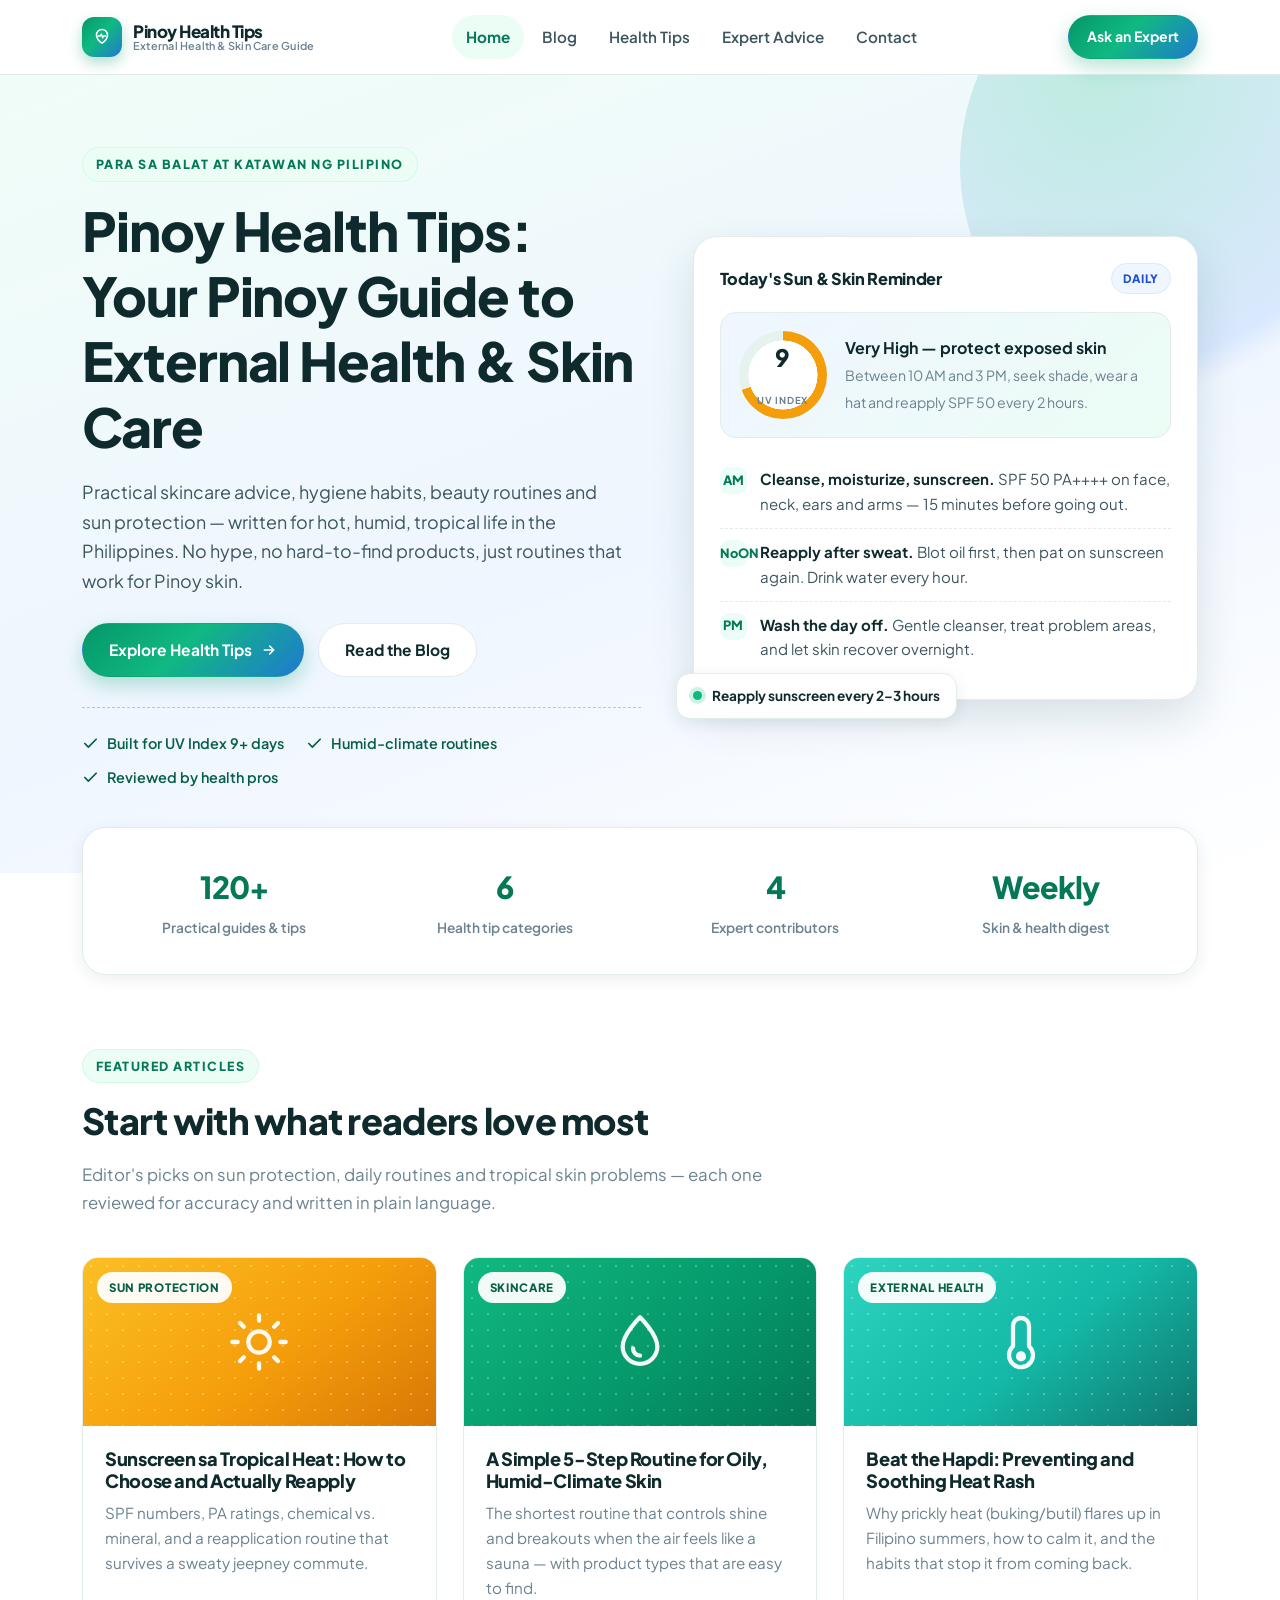
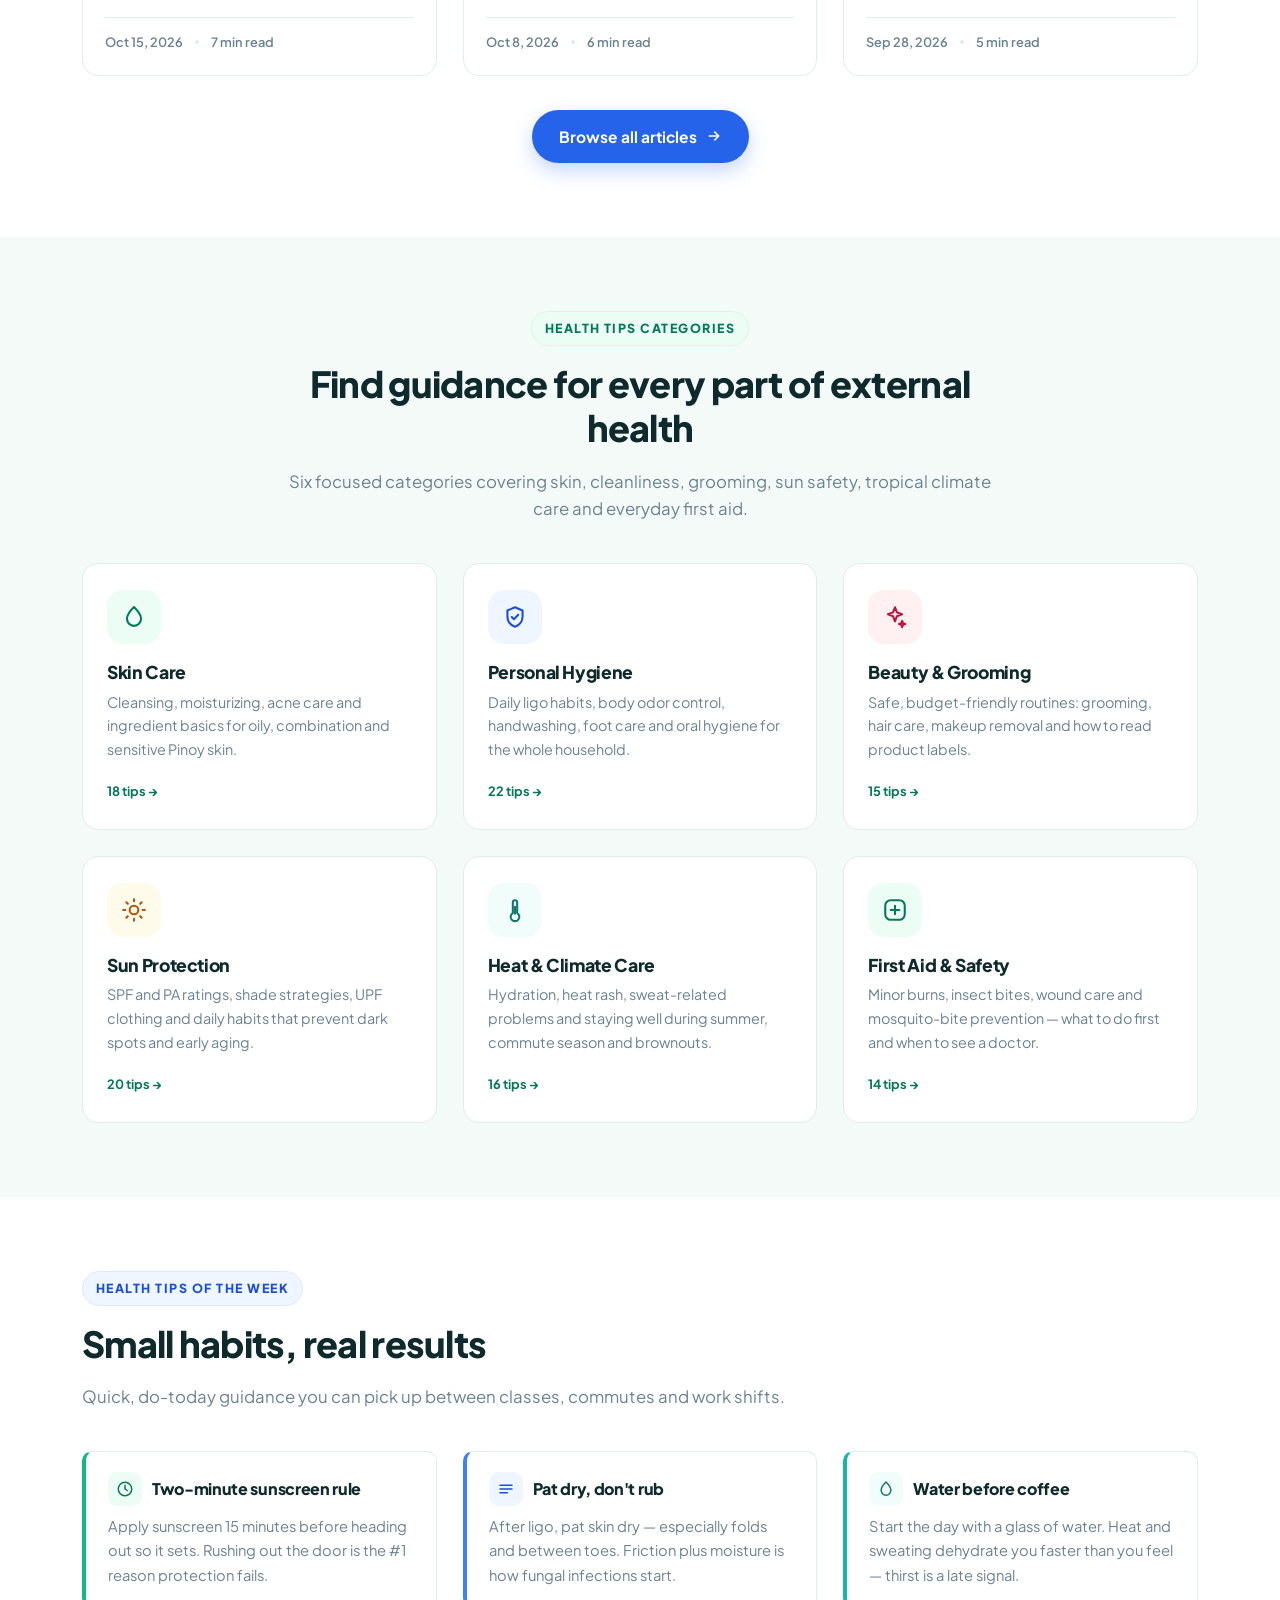
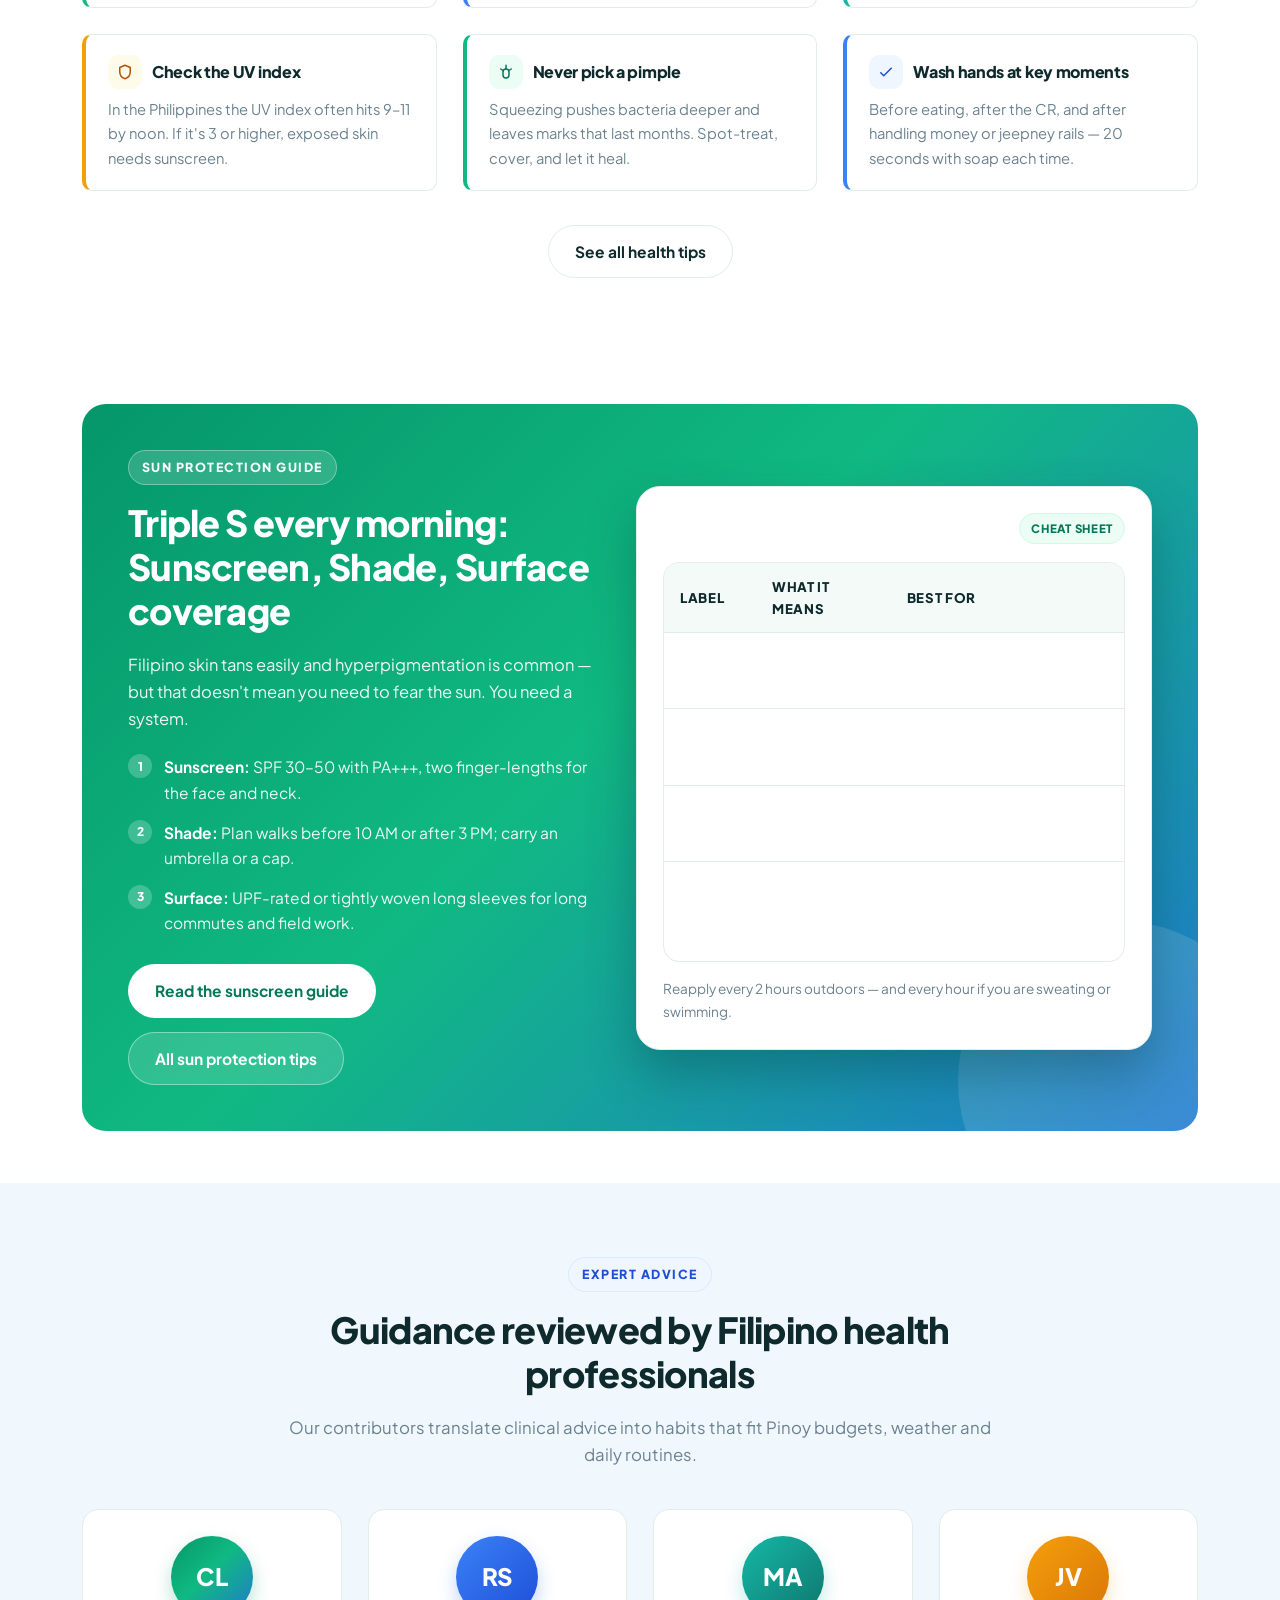
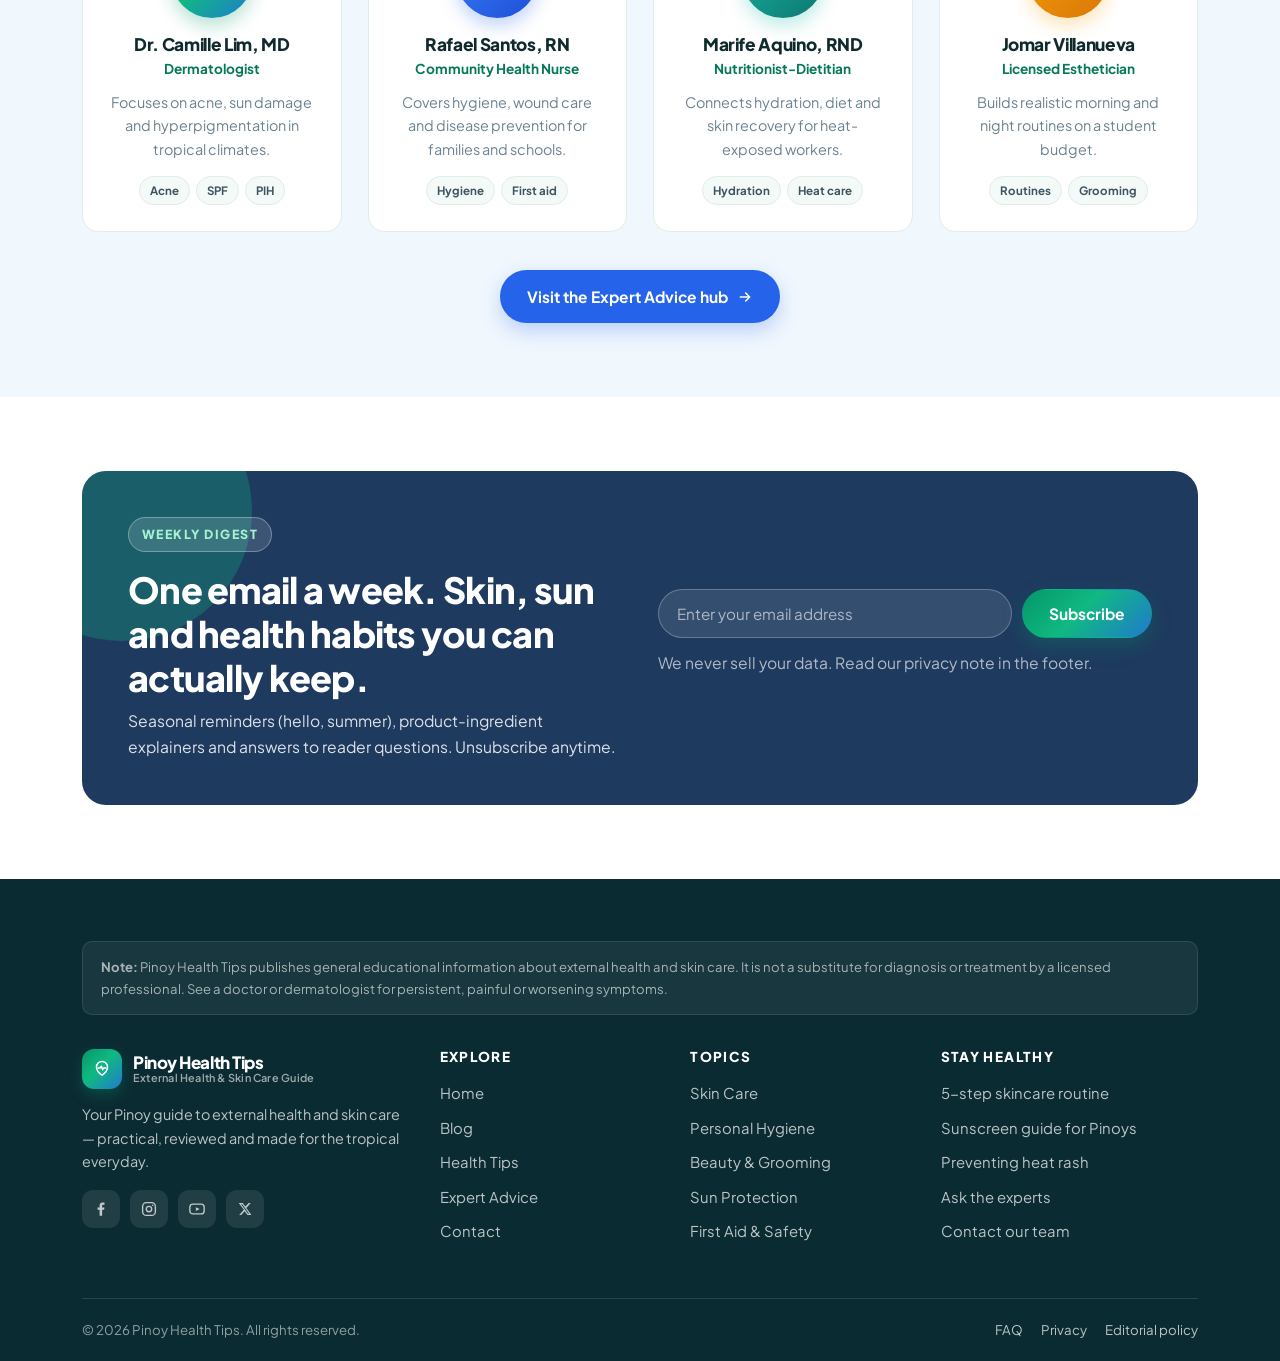
<file: index.html>
<!DOCTYPE html>
<html lang="en">
<head>
  <meta charset="UTF-8">
  <meta name="viewport" content="width=device-width, initial-scale=1.0">
  <title>Pinoy Health Tips: Your Pinoy Guide to External Health &amp; Skin Care</title>
  <meta name="description" content="Practical skincare advice, hygiene tips, beauty routines, sun protection guidance and external health information made for Filipino readers.">
  <link rel="icon" href="data:image/svg+xml,%3Csvg xmlns='http://www.w3.org/2000/svg' viewBox='0 0 32 32'%3E%3Crect width='32' height='32' rx='8' fill='%23059669'/%3E%3Cpath d='M16 25c5-3.5 8-7.5 8-12a8 8 0 0 0-16 0c0 4.5 3 8.5 8 12z' fill='none' stroke='white' stroke-width='2.2' stroke-linejoin='round'/%3E%3Cpath d='M10.5 14.5h3l1.6-2.6L17 17l1.4-2.5h3' fill='none' stroke='white' stroke-width='2.2' stroke-linecap='round' stroke-linejoin='round'/%3E%3C/svg%3E">
  <link rel="preconnect" href="https://fonts.googleapis.com">
  <link rel="preconnect" href="https://fonts.gstatic.com" crossorigin>
  <link href="https://fonts.googleapis.com/css2?family=Plus+Jakarta+Sans:wght@400;500;600;700;800&display=swap" rel="stylesheet">
  <link rel="stylesheet" href="css/styles.css">
</head>
<body>

  <!-- ================= HEADER ================= -->
  <header class="site-header">
    <div class="container header-inner">
      <a class="brand" href="index.html">
        <span class="brand-mark">
          <svg width="22" height="22" viewBox="0 0 32 32" fill="none" aria-hidden="true">
            <path d="M16 25c5-3.5 8-7.5 8-12a8 8 0 0 0-16 0c0 4.5 3 8.5 8 12z" stroke="#fff" stroke-width="2.2" stroke-linejoin="round"/>
            <path d="M10.5 14.5h3l1.6-2.6L17 17l1.4-2.5h3" stroke="#fff" stroke-width="2.2" stroke-linecap="round" stroke-linejoin="round"/>
          </svg>
        </span>
        <span class="brand-text">
          <span class="brand-name">Pinoy Health Tips</span>
          <span class="brand-tag">External Health &amp; Skin Care Guide</span>
        </span>
      </a>

      <nav class="nav" id="site-nav" aria-label="Main navigation">
        <a href="index.html">Home</a>
        <a href="blog.html">Blog</a>
        <a href="tips.html">Health Tips</a>
        <a href="advice.html">Expert Advice</a>
        <a href="contact.html">Contact</a>
      </nav>

      <div class="header-cta">
        <a href="contact.html" class="btn btn-primary btn-sm">Ask an Expert</a>
        <button class="nav-toggle" type="button" aria-label="Toggle navigation" aria-controls="site-nav" aria-expanded="false"><span></span></button>
      </div>
    </div>
  </header>

  <!-- ================= HERO ================= -->
  <section class="hero">
    <div class="container hero-grid">
      <div>
        <span class="eyebrow">Para sa Balat at Katawan ng Pilipino</span>
        <h1>Pinoy Health Tips: Your Pinoy Guide to External Health &amp; Skin Care</h1>
        <p class="lede">Practical skincare advice, hygiene habits, beauty routines and sun protection — written for hot, humid, tropical life in the Philippines. No hype, no hard-to-find products, just routines that work for Pinoy skin.</p>

        <div class="hero-actions">
          <a href="tips.html" class="btn btn-primary">Explore Health Tips
            <svg width="16" height="16" viewBox="0 0 24 24" fill="none" stroke="currentColor" stroke-width="2.4" stroke-linecap="round" stroke-linejoin="round" aria-hidden="true"><path d="M5 12h14M13 6l6 6-6 6"/></svg>
          </a>
          <a href="blog.html" class="btn btn-outline">Read the Blog</a>
        </div>

        <div class="hero-points">
          <span class="hero-point">
            <svg width="17" height="17" viewBox="0 0 24 24" fill="none" stroke="currentColor" stroke-width="2.4" stroke-linecap="round" stroke-linejoin="round" aria-hidden="true"><path d="M20 6L9 17l-5-5"/></svg>
            Built for UV Index 9+ days
          </span>
          <span class="hero-point">
            <svg width="17" height="17" viewBox="0 0 24 24" fill="none" stroke="currentColor" stroke-width="2.4" stroke-linecap="round" stroke-linejoin="round" aria-hidden="true"><path d="M20 6L9 17l-5-5"/></svg>
            Humid-climate routines
          </span>
          <span class="hero-point">
            <svg width="17" height="17" viewBox="0 0 24 24" fill="none" stroke="currentColor" stroke-width="2.4" stroke-linecap="round" stroke-linejoin="round" aria-hidden="true"><path d="M20 6L9 17l-5-5"/></svg>
            Reviewed by health pros
          </span>
        </div>
      </div>

      <div class="hero-card">
        <div class="hero-card-top">
          <h2 class="hero-card-title">Today's Sun &amp; Skin Reminder</h2>
          <span class="chip blue">Daily</span>
        </div>

        <div class="uv-gauge">
          <div class="uv-ring">9<small>UV INDEX</small></div>
          <div class="uv-copy">
            <strong>Very High — protect exposed skin</strong>
            <span>Between 10 AM and 3 PM, seek shade, wear a hat and reapply SPF 50 every 2 hours.</span>
          </div>
        </div>

        <ul class="routine-list">
          <li><span class="routine-num">AM</span><span><b>Cleanse, moisturize, sunscreen.</b> SPF 50 PA++++ on face, neck, ears and arms — 15 minutes before going out.</span></li>
          <li><span class="routine-num">NoON</span><span><b>Reapply after sweat.</b> Blot oil first, then pat on sunscreen again. Drink water every hour.</span></li>
          <li><span class="routine-num">PM</span><span><b>Wash the day off.</b> Gentle cleanser, treat problem areas, and let skin recover overnight.</span></li>
        </ul>

        <div class="hero-badge"><span class="dot"></span> Reapply sunscreen every 2–3 hours</div>
      </div>
    </div>
  </section>

  <!-- ================= STATS ================= -->
  <div class="container">
    <div class="stats">
      <div class="stat"><b>120+</b><span>Practical guides &amp; tips</span></div>
      <div class="stat"><b>6</b><span>Health tip categories</span></div>
      <div class="stat"><b>4</b><span>Expert contributors</span></div>
      <div class="stat"><b>Weekly</b><span>Skin &amp; health digest</span></div>
    </div>
  </div>

  <!-- ================= FEATURED ARTICLES ================= -->
  <section class="section" id="featured">
    <div class="container">
      <div class="section-head">
        <span class="eyebrow">Featured Articles</span>
        <h2>Start with what readers love most</h2>
        <p>Editor's picks on sun protection, daily routines and tropical skin problems — each one reviewed for accuracy and written in plain language.</p>
      </div>

      <div class="grid grid-3">
        <article class="card">
          <div class="card-media media-amber">
            <span class="chip">Sun Protection</span>
            <svg viewBox="0 0 24 24" fill="none" stroke="#fff" stroke-width="1.6" stroke-linecap="round" aria-hidden="true"><circle cx="12" cy="12" r="4"/><path d="M12 2v2M12 20v2M4.9 4.9l1.4 1.4M17.7 17.7l1.4 1.4M2 12h2M20 12h2M4.9 19.1l1.4-1.4M17.7 6.3l1.4-1.4"/></svg>
          </div>
          <div class="card-body">
            <h3><a href="article-sunscreen.html">Sunscreen sa Tropical Heat: How to Choose and Actually Reapply</a></h3>
            <p>SPF numbers, PA ratings, chemical vs. mineral, and a reapplication routine that survives a sweaty jeepney commute.</p>
            <div class="card-meta"><span>Oct 15, 2026</span><span class="sep"></span><span>7 min read</span></div>
          </div>
        </article>

        <article class="card">
          <div class="card-media media-green">
            <span class="chip">Skincare</span>
            <svg viewBox="0 0 24 24" fill="none" stroke="#fff" stroke-width="1.6" stroke-linecap="round" stroke-linejoin="round" aria-hidden="true"><path d="M12 2.7s6.5 6.4 6.5 11a6.5 6.5 0 1 1-13 0c0-4.6 6.5-11 6.5-11z"/><path d="M9.4 14.4a2.7 2.7 0 0 0 2.6 2.7"/></svg>
          </div>
          <div class="card-body">
            <h3><a href="article-skincare-routine.html">A Simple 5-Step Routine for Oily, Humid-Climate Skin</a></h3>
            <p>The shortest routine that controls shine and breakouts when the air feels like a sauna — with product types that are easy to find.</p>
            <div class="card-meta"><span>Oct 8, 2026</span><span class="sep"></span><span>6 min read</span></div>
          </div>
        </article>

        <article class="card">
          <div class="card-media media-teal">
            <span class="chip">External Health</span>
            <svg viewBox="0 0 24 24" fill="none" stroke="#fff" stroke-width="1.6" stroke-linecap="round" stroke-linejoin="round" aria-hidden="true"><path d="M12 3a3 3 0 0 1 3 3v7.6a4.5 4.5 0 1 1-6 0V6a3 3 0 0 1 3-3z"/><circle cx="12" cy="17.4" r="1.9" fill="#fff" stroke="none"/></svg>
          </div>
          <div class="card-body">
            <h3><a href="article-heat-rash.html">Beat the Hapdi: Preventing and Soothing Heat Rash</a></h3>
            <p>Why prickly heat (buking/butil) flares up in Filipino summers, how to calm it, and the habits that stop it from coming back.</p>
            <div class="card-meta"><span>Sep 28, 2026</span><span class="sep"></span><span>5 min read</span></div>
          </div>
        </article>
      </div>

      <div class="text-center" style="margin-top:34px;">
        <a href="blog.html" class="btn btn-blue">Browse all articles
          <svg width="16" height="16" viewBox="0 0 24 24" fill="none" stroke="currentColor" stroke-width="2.4" stroke-linecap="round" stroke-linejoin="round" aria-hidden="true"><path d="M5 12h14M13 6l6 6-6 6"/></svg>
        </a>
      </div>
    </div>
  </section>

  <!-- ================= CATEGORIES ================= -->
  <section class="section section-soft" id="categories">
    <div class="container">
      <div class="section-head center">
        <span class="eyebrow">Health Tips Categories</span>
        <h2>Find guidance for every part of external health</h2>
        <p>Six focused categories covering skin, cleanliness, grooming, sun safety, tropical climate care and everyday first aid.</p>
      </div>

      <div class="grid grid-3">
        <a class="category-card" href="tips.html#skincare">
          <span class="cat-icon">
            <svg width="26" height="26" viewBox="0 0 24 24" fill="none" stroke="currentColor" stroke-width="1.9" stroke-linecap="round" stroke-linejoin="round" aria-hidden="true"><path d="M12 2.7s6.5 6.4 6.5 11a6.5 6.5 0 1 1-13 0c0-4.6 6.5-11 6.5-11z"/></svg>
          </span>
          <h3>Skin Care</h3>
          <p>Cleansing, moisturizing, acne care and ingredient basics for oily, combination and sensitive Pinoy skin.</p>
          <span class="cat-count">18 tips →</span>
        </a>

        <a class="category-card" href="tips.html#hygiene">
          <span class="cat-icon blue">
            <svg width="26" height="26" viewBox="0 0 24 24" fill="none" stroke="currentColor" stroke-width="1.9" stroke-linecap="round" stroke-linejoin="round" aria-hidden="true"><path d="M12 3l7 3v5.5c0 4.4-3 8-7 9.5-4-1.5-7-5.1-7-9.5V6l7-3z"/><path d="M9 12l2 2 4-4"/></svg>
          </span>
          <h3>Personal Hygiene</h3>
          <p>Daily ligo habits, body odor control, handwashing, foot care and oral hygiene for the whole household.</p>
          <span class="cat-count">22 tips →</span>
        </a>

        <a class="category-card" href="tips.html#beauty">
          <span class="cat-icon rose">
            <svg width="26" height="26" viewBox="0 0 24 24" fill="none" stroke="currentColor" stroke-width="1.9" stroke-linecap="round" stroke-linejoin="round" aria-hidden="true"><path d="M12 3l1.8 4.7L18.5 9.5l-4.7 1.8L12 16l-1.8-4.7L5.5 9.5l4.7-1.8L12 3z"/><path d="M18.6 15.6l.8 2.1 2.1.8-2.1.8-.8 2.1-.8-2.1-2.1-.8 2.1-.8.8-2.1z"/></svg>
          </span>
          <h3>Beauty &amp; Grooming</h3>
          <p>Safe, budget-friendly routines: grooming, hair care, makeup removal and how to read product labels.</p>
          <span class="cat-count">15 tips →</span>
        </a>

        <a class="category-card" href="tips.html#sun">
          <span class="cat-icon amber">
            <svg width="26" height="26" viewBox="0 0 24 24" fill="none" stroke="currentColor" stroke-width="1.9" stroke-linecap="round" aria-hidden="true"><circle cx="12" cy="12" r="4"/><path d="M12 2v2M12 20v2M4.9 4.9l1.4 1.4M17.7 17.7l1.4 1.4M2 12h2M20 12h2M4.9 19.1l1.4-1.4M17.7 6.3l1.4-1.4"/></svg>
          </span>
          <h3>Sun Protection</h3>
          <p>SPF and PA ratings, shade strategies, UPF clothing and daily habits that prevent dark spots and early aging.</p>
          <span class="cat-count">20 tips →</span>
        </a>

        <a class="category-card" href="tips.html#climate">
          <span class="cat-icon teal">
            <svg width="26" height="26" viewBox="0 0 24 24" fill="none" stroke="currentColor" stroke-width="1.9" stroke-linecap="round" stroke-linejoin="round" aria-hidden="true"><path d="M14 14.8V5a2 2 0 1 0-4 0v9.8a4 4 0 1 0 4 0z"/><path d="M12 9v6.4"/></svg>
          </span>
          <h3>Heat &amp; Climate Care</h3>
          <p>Hydration, heat rash, sweat-related problems and staying well during summer, commute season and brownouts.</p>
          <span class="cat-count">16 tips →</span>
        </a>

        <a class="category-card" href="tips.html#firstaid">
          <span class="cat-icon">
            <svg width="26" height="26" viewBox="0 0 24 24" fill="none" stroke="currentColor" stroke-width="1.9" stroke-linecap="round" stroke-linejoin="round" aria-hidden="true"><rect x="3" y="3" width="18" height="18" rx="5"/><path d="M12 8v8M8 12h8"/></svg>
          </span>
          <h3>First Aid &amp; Safety</h3>
          <p>Minor burns, insect bites, wound care and mosquito-bite prevention — what to do first and when to see a doctor.</p>
          <span class="cat-count">14 tips →</span>
        </a>
      </div>
    </div>
  </section>

  <!-- ================= THIS WEEK'S TIPS ================= -->
  <section class="section">
    <div class="container">
      <div class="section-head">
        <span class="eyebrow blue">Health Tips of the Week</span>
        <h2>Small habits, real results</h2>
        <p>Quick, do-today guidance you can pick up between classes, commutes and work shifts.</p>
      </div>

      <div class="grid grid-3">
        <div class="tip">
          <div class="tip-head">
            <span class="ico"><svg width="18" height="18" viewBox="0 0 24 24" fill="none" stroke="currentColor" stroke-width="2" stroke-linecap="round" stroke-linejoin="round" aria-hidden="true"><circle cx="12" cy="12" r="9"/><path d="M12 7v5l3 2"/></svg></span>
            <h4>Two-minute sunscreen rule</h4>
          </div>
          <p>Apply sunscreen 15 minutes before heading out so it sets. Rushing out the door is the #1 reason protection fails.</p>
        </div>

        <div class="tip blue">
          <div class="tip-head">
            <span class="ico"><svg width="18" height="18" viewBox="0 0 24 24" fill="none" stroke="currentColor" stroke-width="2" stroke-linecap="round" stroke-linejoin="round" aria-hidden="true"><path d="M4 7h16M4 12h16M4 17h10"/></svg></span>
            <h4>Pat dry, don't rub</h4>
          </div>
          <p>After ligo, pat skin dry — especially folds and between toes. Friction plus moisture is how fungal infections start.</p>
        </div>

        <div class="tip teal">
          <div class="tip-head">
            <span class="ico"><svg width="18" height="18" viewBox="0 0 24 24" fill="none" stroke="currentColor" stroke-width="2" stroke-linecap="round" stroke-linejoin="round" aria-hidden="true"><path d="M12 2.7s6.5 6.4 6.5 11a6.5 6.5 0 1 1-13 0c0-4.6 6.5-11 6.5-11z"/></svg></span>
            <h4>Water before coffee</h4>
          </div>
          <p>Start the day with a glass of water. Heat and sweating dehydrate you faster than you feel — thirst is a late signal.</p>
        </div>

        <div class="tip amber">
          <div class="tip-head">
            <span class="ico"><svg width="18" height="18" viewBox="0 0 24 24" fill="none" stroke="currentColor" stroke-width="2" stroke-linecap="round" stroke-linejoin="round" aria-hidden="true"><path d="M12 3l7 3v5.5c0 4.4-3 8-7 9.5-4-1.5-7-5.1-7-9.5V6l7-3z"/></svg></span>
            <h4>Check the UV index</h4>
          </div>
          <p>In the Philippines the UV index often hits 9–11 by noon. If it's 3 or higher, exposed skin needs sunscreen.</p>
        </div>

        <div class="tip">
          <div class="tip-head">
            <span class="ico"><svg width="18" height="18" viewBox="0 0 24 24" fill="none" stroke="currentColor" stroke-width="2" stroke-linecap="round" stroke-linejoin="round" aria-hidden="true"><path d="M8 12a4 4 0 0 1 8 0v4a4 4 0 0 1-8 0z"/><path d="M12 3v5M5 8l3 2M19 8l-3 2"/></svg></span>
            <h4>Never pick a pimple</h4>
          </div>
          <p>Squeezing pushes bacteria deeper and leaves marks that last months. Spot-treat, cover, and let it heal.</p>
        </div>

        <div class="tip blue">
          <div class="tip-head">
            <span class="ico"><svg width="18" height="18" viewBox="0 0 24 24" fill="none" stroke="currentColor" stroke-width="2" stroke-linecap="round" stroke-linejoin="round" aria-hidden="true"><path d="M5 13l4 4L19 7"/></svg></span>
            <h4>Wash hands at key moments</h4>
          </div>
          <p>Before eating, after the CR, and after handling money or jeepney rails — 20 seconds with soap each time.</p>
        </div>
      </div>

      <div class="text-center" style="margin-top:34px;">
        <a href="tips.html" class="btn btn-outline">See all health tips</a>
      </div>
    </div>
  </section>

  <!-- ================= SUN PROTECTION BAND ================= -->
  <section class="section-sm">
    <div class="container">
      <div class="band">
        <div class="band-grid">
          <div>
            <span class="eyebrow" style="background:rgba(255,255,255,.16);border-color:rgba(255,255,255,.32);color:#fff;">Sun Protection Guide</span>
            <h2>Triple S every morning: Sunscreen, Shade, Surface coverage</h2>
            <p>Filipino skin tans easily and hyperpigmentation is common — but that doesn't mean you need to fear the sun. You need a system.</p>
            <ul class="band-list">
              <li><span class="tick">1</span><span><b>Sunscreen:</b> SPF 30–50 with PA+++, two finger-lengths for the face and neck.</span></li>
              <li><span class="tick">2</span><span><b>Shade:</b> Plan walks before 10 AM or after 3 PM; carry an umbrella or a cap.</span></li>
              <li><span class="tick">3</span><span><b>Surface:</b> UPF-rated or tightly woven long sleeves for long commutes and field work.</span></li>
            </ul>
            <div class="hero-actions">
              <a href="article-sunscreen.html" class="btn" style="background:#fff;color:#047857;">Read the sunscreen guide</a>
              <a href="tips.html#sun" class="btn btn-ghost-light">All sun protection tips</a>
            </div>
          </div>

          <div class="hero-card" style="box-shadow:0 24px 50px rgba(3,40,45,.3);">
            <div class="hero-card-top">
              <h3 class="hero-card-title">SPF &amp; PA, explained</h3>
              <span class="chip">Cheat sheet</span>
            </div>
            <div class="table-wrap" style="margin:0;">
              <table>
                <thead>
                  <tr><th>Label</th><th>What it means</th><th>Best for</th></tr>
                </thead>
                <tbody>
                  <tr><td><b>SPF 30</b></td><td>Blocks ~97% of UVB</td><td>Daily indoor-outdoor days</td></tr>
                  <tr><td><b>SPF 50</b></td><td>Blocks ~98% of UVB</td><td>Beach, sports, long commutes</td></tr>
                  <tr><td><b>PA+++</b></td><td>High UVA protection</td><td>Preventing dark spots</td></tr>
                  <tr><td><b>PA++++</b></td><td>Extremely high UVA</td><td>Sensitive, hyperpigmentation-prone skin</td></tr>
                </tbody>
              </table>
            </div>
            <p class="muted" style="font-size:.85rem;margin:16px 0 0;">Reapply every 2 hours outdoors — and every hour if you are sweating or swimming.</p>
          </div>
        </div>
      </div>
    </div>
  </section>

  <!-- ================= EXPERT ADVICE ================= -->
  <section class="section section-blue" id="experts">
    <div class="container">
      <div class="section-head center">
        <span class="eyebrow blue">Expert Advice</span>
        <h2>Guidance reviewed by Filipino health professionals</h2>
        <p>Our contributors translate clinical advice into habits that fit Pinoy budgets, weather and daily routines.</p>
      </div>

      <div class="grid grid-4">
        <div class="expert">
          <div class="avatar">CL</div>
          <h3>Dr. Camille Lim, MD</h3>
          <div class="role">Dermatologist</div>
          <p>Focuses on acne, sun damage and hyperpigmentation in tropical climates.</p>
          <div class="expert-tags"><span class="tag">Acne</span><span class="tag">SPF</span><span class="tag">PIH</span></div>
        </div>

        <div class="expert">
          <div class="avatar b">RS</div>
          <h3>Rafael Santos, RN</h3>
          <div class="role">Community Health Nurse</div>
          <p>Covers hygiene, wound care and disease prevention for families and schools.</p>
          <div class="expert-tags"><span class="tag">Hygiene</span><span class="tag">First aid</span></div>
        </div>

        <div class="expert">
          <div class="avatar c">MA</div>
          <h3>Marife Aquino, RND</h3>
          <div class="role">Nutritionist-Dietitian</div>
          <p>Connects hydration, diet and skin recovery for heat-exposed workers.</p>
          <div class="expert-tags"><span class="tag">Hydration</span><span class="tag">Heat care</span></div>
        </div>

        <div class="expert">
          <div class="avatar d">JV</div>
          <h3>Jomar Villanueva</h3>
          <div class="role">Licensed Esthetician</div>
          <p>Builds realistic morning and night routines on a student budget.</p>
          <div class="expert-tags"><span class="tag">Routines</span><span class="tag">Grooming</span></div>
        </div>
      </div>

      <div class="text-center" style="margin-top:38px;">
        <a href="advice.html" class="btn btn-blue">Visit the Expert Advice hub
          <svg width="16" height="16" viewBox="0 0 24 24" fill="none" stroke="currentColor" stroke-width="2.4" stroke-linecap="round" stroke-linejoin="round" aria-hidden="true"><path d="M5 12h14M13 6l6 6-6 6"/></svg>
        </a>
      </div>
    </div>
  </section>

  <!-- ================= NEWSLETTER ================= -->
  <section class="section">
    <div class="container">
      <div class="newsletter">
        <div class="newsletter-inner">
          <div>
            <span class="eyebrow" style="background:rgba(255,255,255,.14);border-color:rgba(255,255,255,.3);color:#a7f3d0;">Weekly Digest</span>
            <h2>One email a week. Skin, sun and health habits you can actually keep.</h2>
            <p>Seasonal reminders (hello, summer), product-ingredient explainers and answers to reader questions. Unsubscribe anytime.</p>
          </div>
          <div>
            <form class="subscribe-form" data-newsletter novalidate>
              <input type="email" name="email" placeholder="Enter your email address" aria-label="Email address" required>
              <button type="submit" class="btn btn-primary">Subscribe</button>
            </form>
            <p class="form-note">We never sell your data. Read our privacy note in the footer.</p>
            <p class="form-msg" role="status" aria-live="polite"></p>
          </div>
        </div>
      </div>
    </div>
  </section>

  <!-- ================= FOOTER ================= -->
  <footer class="site-footer">
    <div class="container">
      <div class="footer-note">
        <b>Note:</b> Pinoy Health Tips publishes general educational information about external health and skin care. It is not a substitute for diagnosis or treatment by a licensed professional. See a doctor or dermatologist for persistent, painful or worsening symptoms.
      </div>

      <div class="footer-grid">
        <div class="footer-brand">
          <a class="brand" href="index.html">
            <span class="brand-mark">
              <svg width="22" height="22" viewBox="0 0 32 32" fill="none" aria-hidden="true">
                <path d="M16 25c5-3.5 8-7.5 8-12a8 8 0 0 0-16 0c0 4.5 3 8.5 8 12z" stroke="#fff" stroke-width="2.2" stroke-linejoin="round"/>
                <path d="M10.5 14.5h3l1.6-2.6L17 17l1.4-2.5h3" stroke="#fff" stroke-width="2.2" stroke-linecap="round" stroke-linejoin="round"/>
              </svg>
            </span>
            <span class="brand-text">
              <span class="brand-name">Pinoy Health Tips</span>
              <span class="brand-tag" style="color:rgba(255,255,255,.6);">External Health &amp; Skin Care Guide</span>
            </span>
          </a>
          <p>Your Pinoy guide to external health and skin care — practical, reviewed and made for the tropical everyday.</p>
          <div class="socials">
            <a href="#" aria-label="Facebook"><svg width="18" height="18" viewBox="0 0 24 24" fill="currentColor" aria-hidden="true"><path d="M13.5 21v-8h2.7l.4-3.1h-3.1V7.9c0-.9.25-1.5 1.55-1.5h1.65V3.6c-.3 0-1.3-.13-2.45-.13-2.43 0-4.1 1.48-4.1 4.2v2.34H7.4V13h2.75v8h3.35z"/></svg></a>
            <a href="#" aria-label="Instagram"><svg width="18" height="18" viewBox="0 0 24 24" fill="none" stroke="currentColor" stroke-width="1.8" aria-hidden="true"><rect x="3.5" y="3.5" width="17" height="17" rx="5"/><circle cx="12" cy="12" r="3.6"/><circle cx="17" cy="7" r="1" fill="currentColor" stroke="none"/></svg></a>
            <a href="#" aria-label="YouTube"><svg width="18" height="18" viewBox="0 0 24 24" fill="none" stroke="currentColor" stroke-width="1.8" aria-hidden="true"><rect x="2.5" y="5.5" width="19" height="13" rx="4"/><path d="M10.5 9.5l5 2.5-5 2.5z" fill="currentColor" stroke="none"/></svg></a>
            <a href="#" aria-label="X"><svg width="16" height="16" viewBox="0 0 24 24" fill="currentColor" aria-hidden="true"><path d="M17.6 3h3l-6.6 7.5L21.7 21h-5.9l-4.3-5.6L6.4 21H3.3l7-8L2.6 3h6l3.9 5.2L17.6 3zm-1 16.2h1.7L7.9 4.7H6.1l10.5 14.5z"/></svg></a>
          </div>
        </div>

        <div>
          <h4>Explore</h4>
          <ul class="footer-links">
            <li><a href="index.html">Home</a></li>
            <li><a href="blog.html">Blog</a></li>
            <li><a href="tips.html">Health Tips</a></li>
            <li><a href="advice.html">Expert Advice</a></li>
            <li><a href="contact.html">Contact</a></li>
          </ul>
        </div>

        <div>
          <h4>Topics</h4>
          <ul class="footer-links">
            <li><a href="tips.html#skincare">Skin Care</a></li>
            <li><a href="tips.html#hygiene">Personal Hygiene</a></li>
            <li><a href="tips.html#beauty">Beauty &amp; Grooming</a></li>
            <li><a href="tips.html#sun">Sun Protection</a></li>
            <li><a href="tips.html#firstaid">First Aid &amp; Safety</a></li>
          </ul>
        </div>

        <div>
          <h4>Stay Healthy</h4>
          <ul class="footer-links">
            <li><a href="article-skincare-routine.html">5-step skincare routine</a></li>
            <li><a href="article-sunscreen.html">Sunscreen guide for Pinoys</a></li>
            <li><a href="article-heat-rash.html">Preventing heat rash</a></li>
            <li><a href="advice.html#qa">Ask the experts</a></li>
            <li><a href="contact.html">Contact our team</a></li>
          </ul>
        </div>
      </div>

      <div class="footer-bottom">
        <span>&copy; <span data-year>2026</span> Pinoy Health Tips. All rights reserved.</span>
        <ul>
          <li><a href="contact.html#faq">FAQ</a></li>
          <li><a href="contact.html">Privacy</a></li>
          <li><a href="contact.html">Editorial policy</a></li>
        </ul>
      </div>
    </div>
  </footer>

  <button class="back-top" type="button" aria-label="Back to top">
    <svg width="18" height="18" viewBox="0 0 24 24" fill="none" stroke="currentColor" stroke-width="2.6" stroke-linecap="round" stroke-linejoin="round" aria-hidden="true"><path d="M12 19V5M6 11l6-6 6 6"/></svg>
  </button>

  <script src="js/main.js"></script>
</body>
</html>
</file>
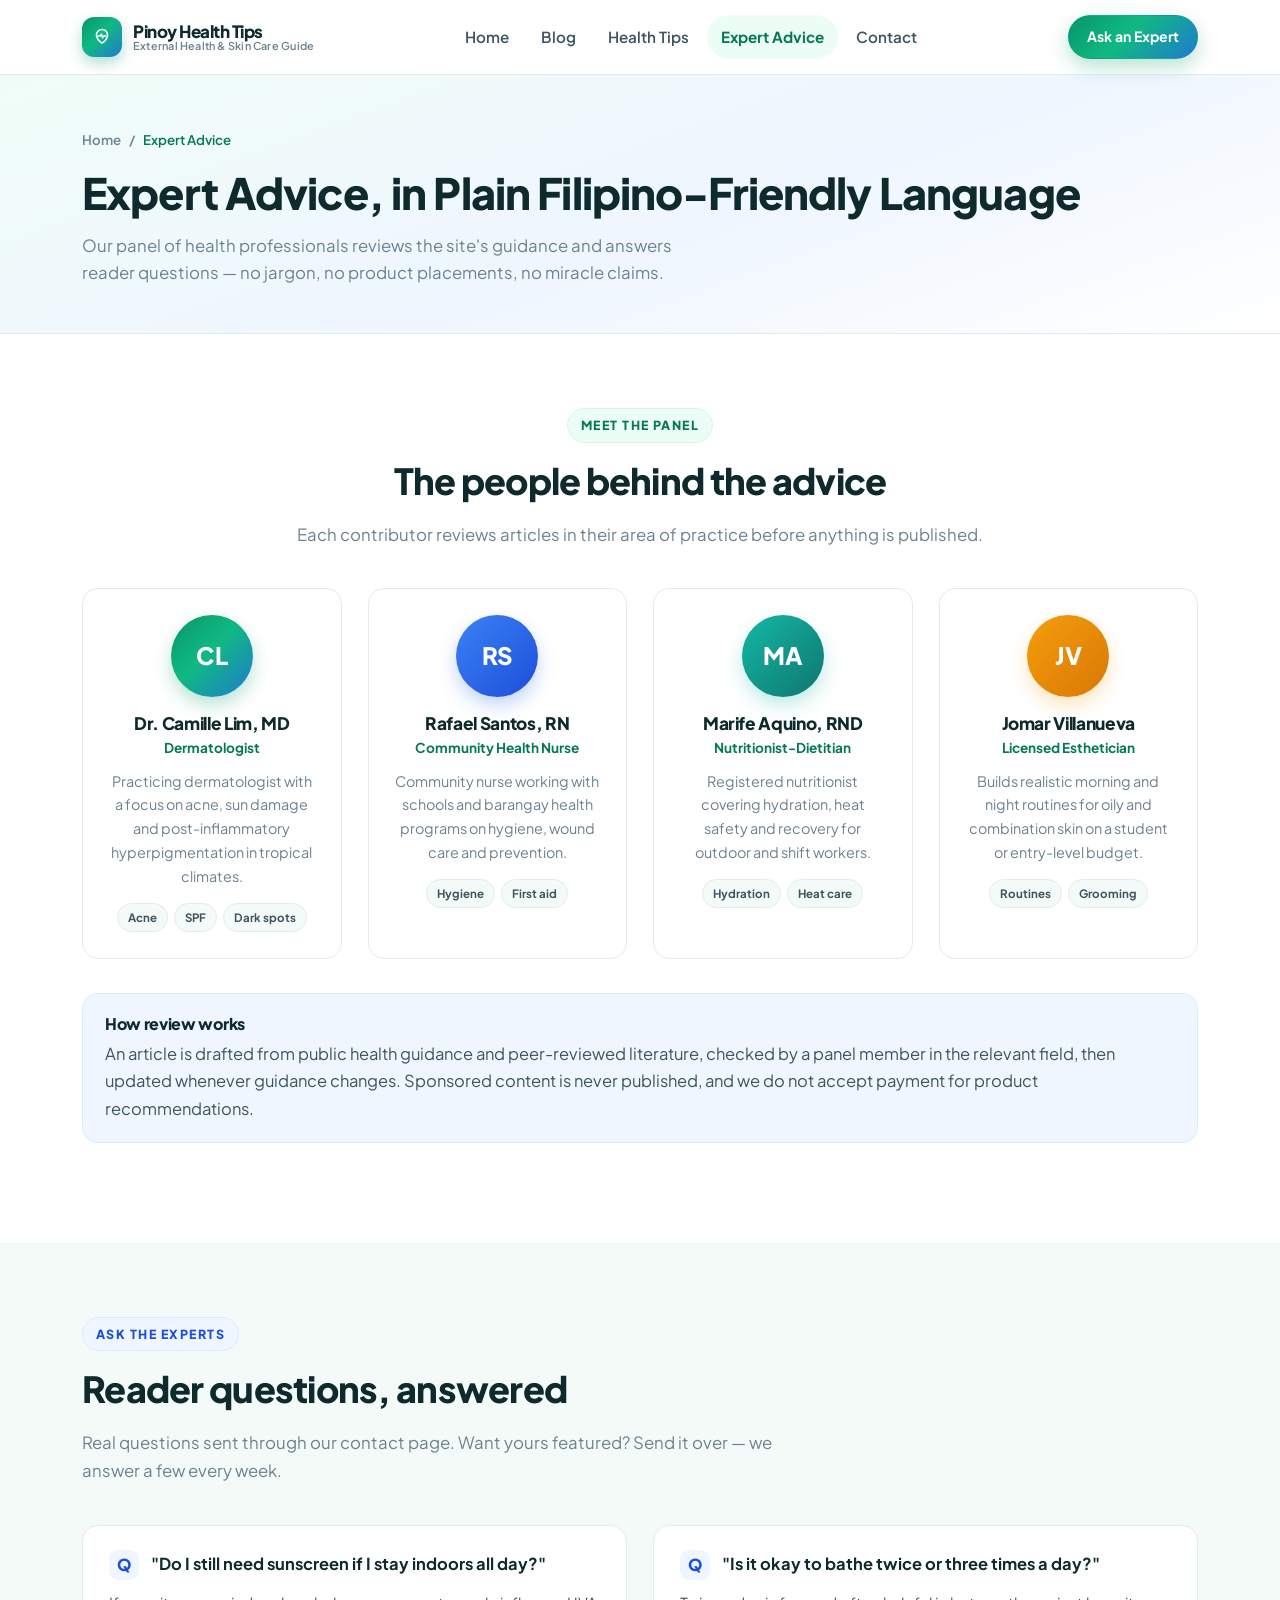
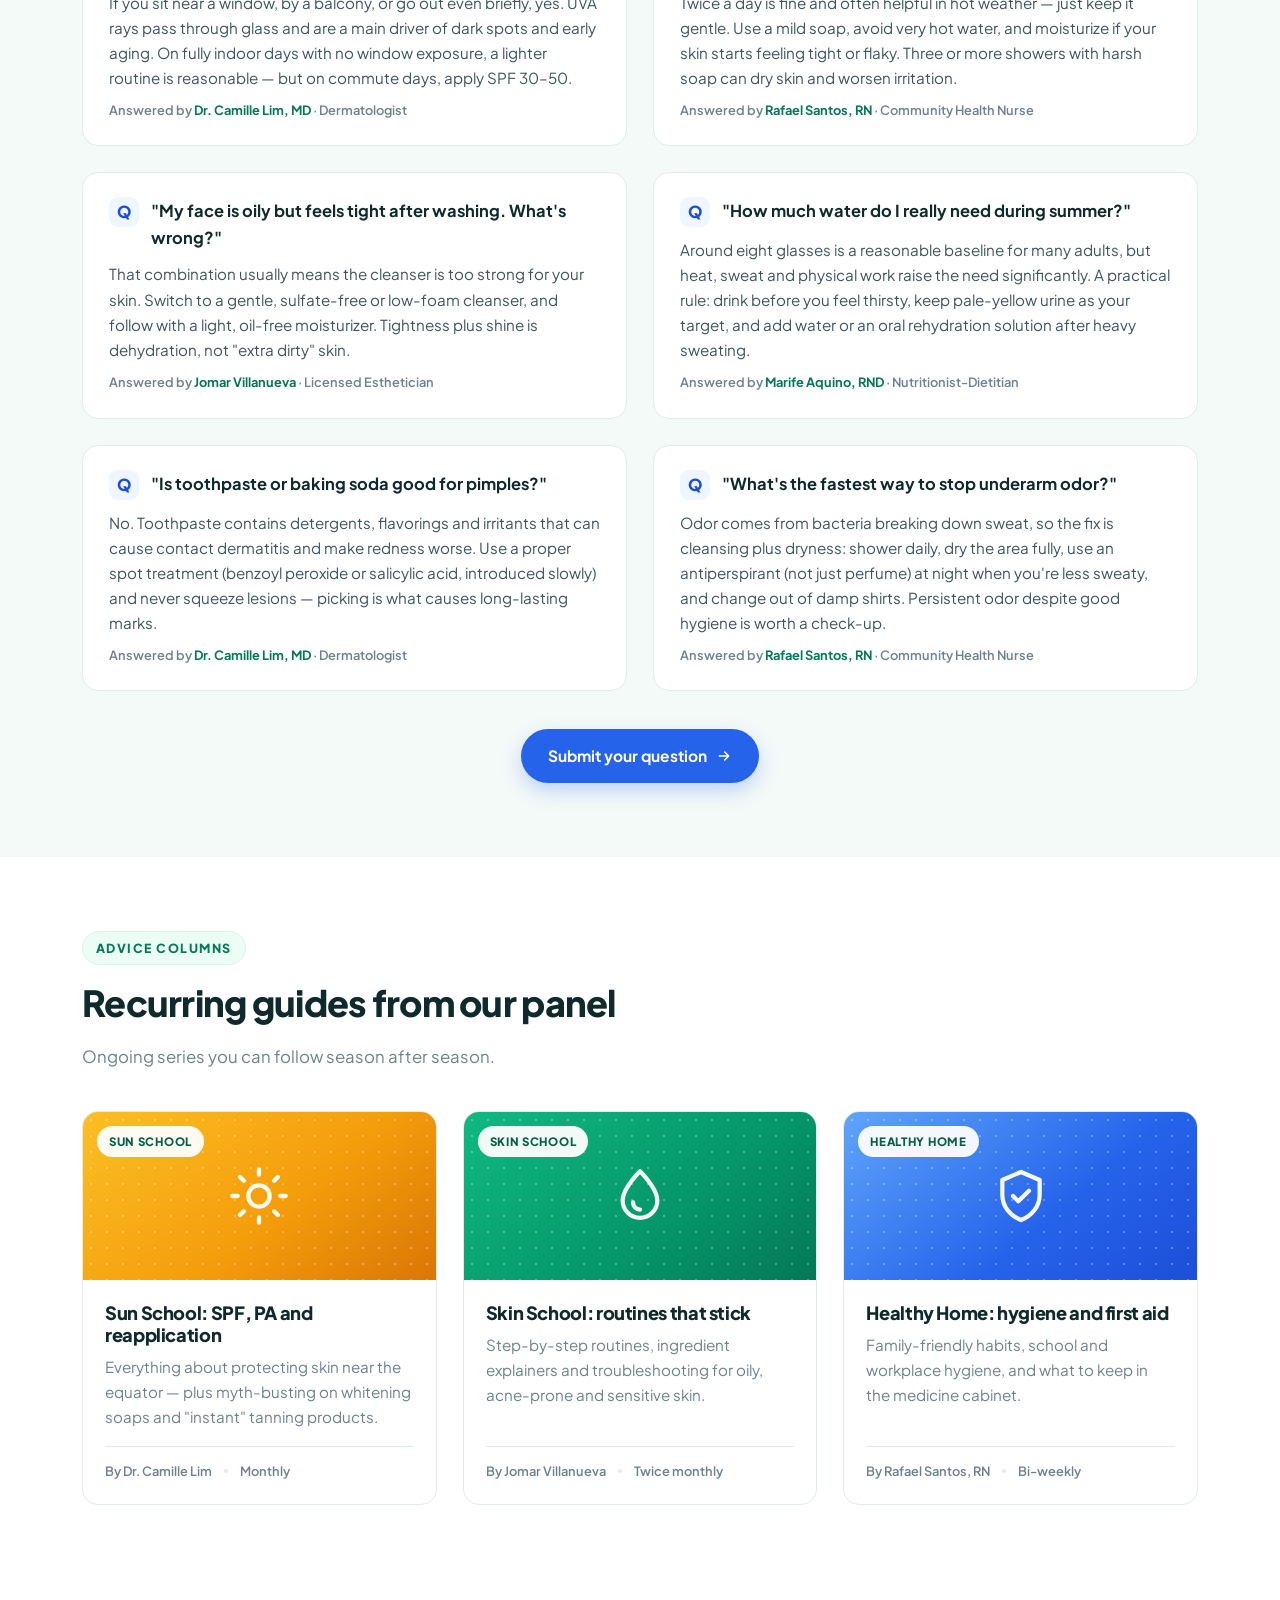
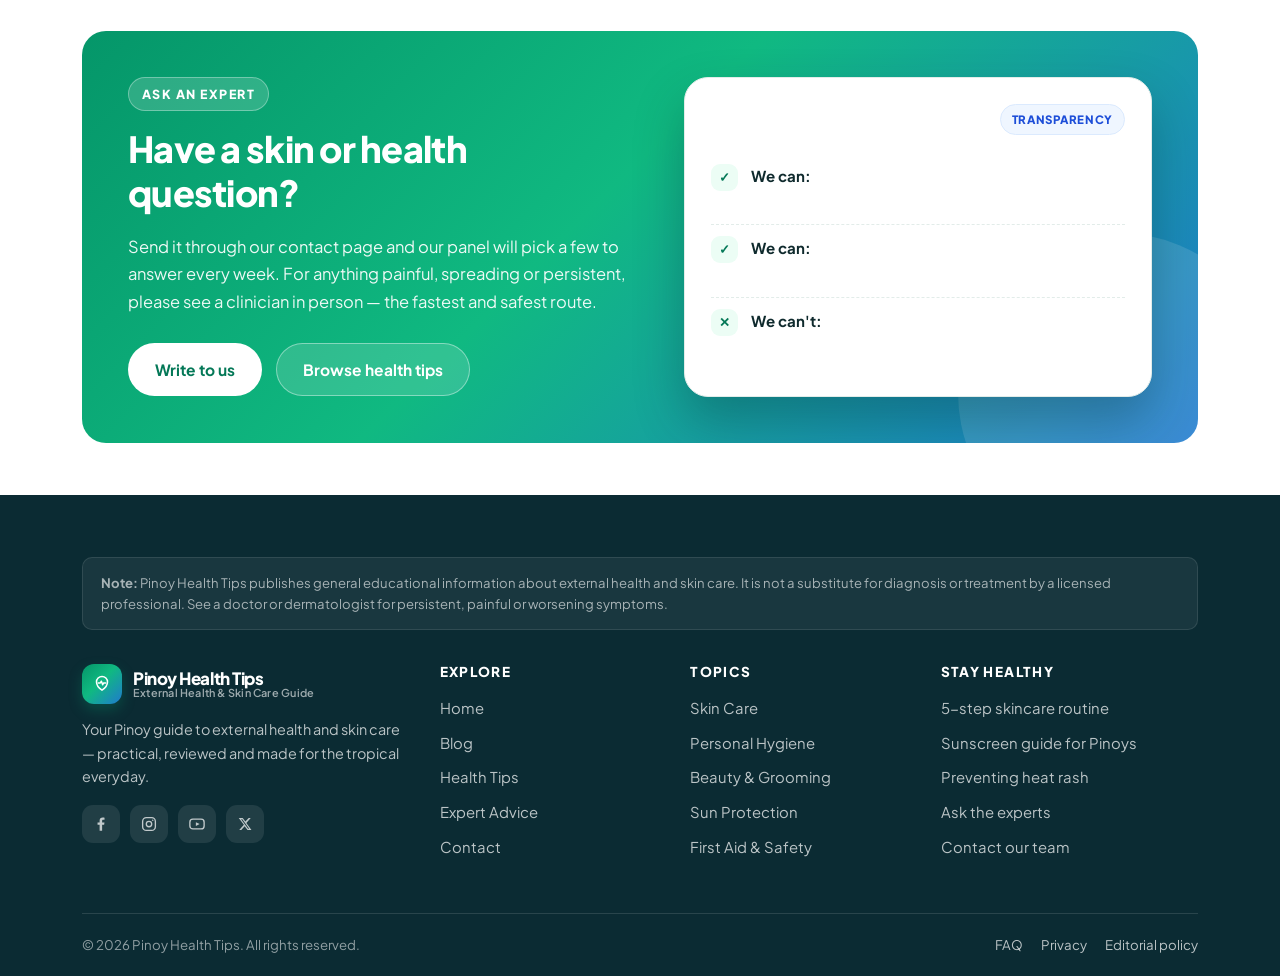
<file: advice.html>
<!DOCTYPE html>
<html lang="en">
<head>
  <meta charset="UTF-8">
  <meta name="viewport" content="width=device-width, initial-scale=1.0">
  <title>Expert Advice — Pinoy Health Tips</title>
  <meta name="description" content="Meet the Filipino health professionals behind Pinoy Health Tips and read their expert answers on skincare, hygiene, sun protection and external health.">
  <link rel="icon" href="data:image/svg+xml,%3Csvg xmlns='http://www.w3.org/2000/svg' viewBox='0 0 32 32'%3E%3Crect width='32' height='32' rx='8' fill='%23059669'/%3E%3Cpath d='M16 25c5-3.5 8-7.5 8-12a8 8 0 0 0-16 0c0 4.5 3 8.5 8 12z' fill='none' stroke='white' stroke-width='2.2' stroke-linejoin='round'/%3E%3Cpath d='M10.5 14.5h3l1.6-2.6L17 17l1.4-2.5h3' fill='none' stroke='white' stroke-width='2.2' stroke-linecap='round' stroke-linejoin='round'/%3E%3C/svg%3E">
  <link rel="preconnect" href="https://fonts.googleapis.com">
  <link rel="preconnect" href="https://fonts.gstatic.com" crossorigin>
  <link href="https://fonts.googleapis.com/css2?family=Plus+Jakarta+Sans:wght@400;500;600;700;800&display=swap" rel="stylesheet">
  <link rel="stylesheet" href="css/styles.css">
</head>
<body>

  <!-- ================= HEADER ================= -->
  <header class="site-header">
    <div class="container header-inner">
      <a class="brand" href="index.html">
        <span class="brand-mark">
          <svg width="22" height="22" viewBox="0 0 32 32" fill="none" aria-hidden="true">
            <path d="M16 25c5-3.5 8-7.5 8-12a8 8 0 0 0-16 0c0 4.5 3 8.5 8 12z" stroke="#fff" stroke-width="2.2" stroke-linejoin="round"/>
            <path d="M10.5 14.5h3l1.6-2.6L17 17l1.4-2.5h3" stroke="#fff" stroke-width="2.2" stroke-linecap="round" stroke-linejoin="round"/>
          </svg>
        </span>
        <span class="brand-text">
          <span class="brand-name">Pinoy Health Tips</span>
          <span class="brand-tag">External Health &amp; Skin Care Guide</span>
        </span>
      </a>

      <nav class="nav" id="site-nav" aria-label="Main navigation">
        <a href="index.html">Home</a>
        <a href="blog.html">Blog</a>
        <a href="tips.html">Health Tips</a>
        <a href="advice.html">Expert Advice</a>
        <a href="contact.html">Contact</a>
      </nav>

      <div class="header-cta">
        <a href="contact.html" class="btn btn-primary btn-sm">Ask an Expert</a>
        <button class="nav-toggle" type="button" aria-label="Toggle navigation" aria-controls="site-nav" aria-expanded="false"><span></span></button>
      </div>
    </div>
  </header>

  <!-- ================= PAGE HEAD ================= -->
  <section class="page-head">
    <div class="container">
      <nav class="breadcrumb" aria-label="Breadcrumb">
        <a href="index.html">Home</a> <span>/</span> <span class="cur">Expert Advice</span>
      </nav>
      <h1>Expert Advice, in Plain Filipino-Friendly Language</h1>
      <p>Our panel of health professionals reviews the site's guidance and answers reader questions — no jargon, no product placements, no miracle claims.</p>
    </div>
  </section>

  <!-- ================= PANEL ================= -->
  <section class="section" id="panel">
    <div class="container">
      <div class="section-head center">
        <span class="eyebrow">Meet the Panel</span>
        <h2>The people behind the advice</h2>
        <p>Each contributor reviews articles in their area of practice before anything is published.</p>
      </div>

      <div class="grid grid-4">
        <div class="expert">
          <div class="avatar">CL</div>
          <h3>Dr. Camille Lim, MD</h3>
          <div class="role">Dermatologist</div>
          <p>Practicing dermatologist with a focus on acne, sun damage and post-inflammatory hyperpigmentation in tropical climates.</p>
          <div class="expert-tags"><span class="tag">Acne</span><span class="tag">SPF</span><span class="tag">Dark spots</span></div>
        </div>

        <div class="expert">
          <div class="avatar b">RS</div>
          <h3>Rafael Santos, RN</h3>
          <div class="role">Community Health Nurse</div>
          <p>Community nurse working with schools and barangay health programs on hygiene, wound care and prevention.</p>
          <div class="expert-tags"><span class="tag">Hygiene</span><span class="tag">First aid</span></div>
        </div>

        <div class="expert">
          <div class="avatar c">MA</div>
          <h3>Marife Aquino, RND</h3>
          <div class="role">Nutritionist-Dietitian</div>
          <p>Registered nutritionist covering hydration, heat safety and recovery for outdoor and shift workers.</p>
          <div class="expert-tags"><span class="tag">Hydration</span><span class="tag">Heat care</span></div>
        </div>

        <div class="expert">
          <div class="avatar d">JV</div>
          <h3>Jomar Villanueva</h3>
          <div class="role">Licensed Esthetician</div>
          <p>Builds realistic morning and night routines for oily and combination skin on a student or entry-level budget.</p>
          <div class="expert-tags"><span class="tag">Routines</span><span class="tag">Grooming</span></div>
        </div>
      </div>

      <div class="callout blue" style="margin-top:34px;">
        <h4>How review works</h4>
        <p>An article is drafted from public health guidance and peer-reviewed literature, checked by a panel member in the relevant field, then updated whenever guidance changes. Sponsored content is never published, and we do not accept payment for product recommendations.</p>
      </div>
    </div>
  </section>

  <!-- ================= Q&A ================= -->
  <section class="section section-soft" id="qa">
    <div class="container">
      <div class="section-head">
        <span class="eyebrow blue">Ask the Experts</span>
        <h2>Reader questions, answered</h2>
        <p>Real questions sent through our contact page. Want yours featured? Send it over — we answer a few every week.</p>
      </div>

      <div class="grid grid-2">
        <div class="qa">
          <div class="q"><span class="mark">Q</span><span>"Do I still need sunscreen if I stay indoors all day?"</span></div>
          <p>If you sit near a window, by a balcony, or go out even briefly, yes. UVA rays pass through glass and are a main driver of dark spots and early aging. On fully indoor days with no window exposure, a lighter routine is reasonable — but on commute days, apply SPF 30–50.</p>
          <div class="answer-by">Answered by <b>Dr. Camille Lim, MD</b> · Dermatologist</div>
        </div>

        <div class="qa">
          <div class="q"><span class="mark">Q</span><span>"Is it okay to bathe twice or three times a day?"</span></div>
          <p>Twice a day is fine and often helpful in hot weather — just keep it gentle. Use a mild soap, avoid very hot water, and moisturize if your skin starts feeling tight or flaky. Three or more showers with harsh soap can dry skin and worsen irritation.</p>
          <div class="answer-by">Answered by <b>Rafael Santos, RN</b> · Community Health Nurse</div>
        </div>

        <div class="qa">
          <div class="q"><span class="mark">Q</span><span>"My face is oily but feels tight after washing. What's wrong?"</span></div>
          <p>That combination usually means the cleanser is too strong for your skin. Switch to a gentle, sulfate-free or low-foam cleanser, and follow with a light, oil-free moisturizer. Tightness plus shine is dehydration, not "extra dirty" skin.</p>
          <div class="answer-by">Answered by <b>Jomar Villanueva</b> · Licensed Esthetician</div>
        </div>

        <div class="qa">
          <div class="q"><span class="mark">Q</span><span>"How much water do I really need during summer?"</span></div>
          <p>Around eight glasses is a reasonable baseline for many adults, but heat, sweat and physical work raise the need significantly. A practical rule: drink before you feel thirsty, keep pale-yellow urine as your target, and add water or an oral rehydration solution after heavy sweating.</p>
          <div class="answer-by">Answered by <b>Marife Aquino, RND</b> · Nutritionist-Dietitian</div>
        </div>

        <div class="qa">
          <div class="q"><span class="mark">Q</span><span>"Is toothpaste or baking soda good for pimples?"</span></div>
          <p>No. Toothpaste contains detergents, flavorings and irritants that can cause contact dermatitis and make redness worse. Use a proper spot treatment (benzoyl peroxide or salicylic acid, introduced slowly) and never squeeze lesions — picking is what causes long-lasting marks.</p>
          <div class="answer-by">Answered by <b>Dr. Camille Lim, MD</b> · Dermatologist</div>
        </div>

        <div class="qa">
          <div class="q"><span class="mark">Q</span><span>"What's the fastest way to stop underarm odor?"</span></div>
          <p>Odor comes from bacteria breaking down sweat, so the fix is cleansing plus dryness: shower daily, dry the area fully, use an antiperspirant (not just perfume) at night when you're less sweaty, and change out of damp shirts. Persistent odor despite good hygiene is worth a check-up.</p>
          <div class="answer-by">Answered by <b>Rafael Santos, RN</b> · Community Health Nurse</div>
        </div>
      </div>

      <div class="text-center" style="margin-top:38px;">
        <a href="contact.html" class="btn btn-blue">Submit your question
          <svg width="16" height="16" viewBox="0 0 24 24" fill="none" stroke="currentColor" stroke-width="2.4" stroke-linecap="round" stroke-linejoin="round" aria-hidden="true"><path d="M5 12h14M13 6l6 6-6 6"/></svg>
        </a>
      </div>
    </div>
  </section>

  <!-- ================= COLUMNS ================= -->
  <section class="section" id="columns">
    <div class="container">
      <div class="section-head">
        <span class="eyebrow">Advice Columns</span>
        <h2>Recurring guides from our panel</h2>
        <p>Ongoing series you can follow season after season.</p>
      </div>

      <div class="grid grid-3">
        <article class="card">
          <div class="card-media media-amber">
            <span class="chip">Sun School</span>
            <svg viewBox="0 0 24 24" fill="none" stroke="#fff" stroke-width="1.6" stroke-linecap="round" aria-hidden="true"><circle cx="12" cy="12" r="4"/><path d="M12 2v2M12 20v2M4.9 4.9l1.4 1.4M17.7 17.7l1.4 1.4M2 12h2M20 12h2M4.9 19.1l1.4-1.4M17.7 6.3l1.4-1.4"/></svg>
          </div>
          <div class="card-body">
            <h3><a href="article-sunscreen.html">Sun School: SPF, PA and reapplication</a></h3>
            <p>Everything about protecting skin near the equator — plus myth-busting on whitening soaps and "instant" tanning products.</p>
            <div class="card-meta"><span>By Dr. Camille Lim</span><span class="sep"></span><span>Monthly</span></div>
          </div>
        </article>

        <article class="card">
          <div class="card-media media-green">
            <span class="chip">Skin School</span>
            <svg viewBox="0 0 24 24" fill="none" stroke="#fff" stroke-width="1.6" stroke-linecap="round" stroke-linejoin="round" aria-hidden="true"><path d="M12 2.7s6.5 6.4 6.5 11a6.5 6.5 0 1 1-13 0c0-4.6 6.5-11 6.5-11z"/><path d="M9.4 14.4a2.7 2.7 0 0 0 2.6 2.7"/></svg>
          </div>
          <div class="card-body">
            <h3><a href="article-skincare-routine.html">Skin School: routines that stick</a></h3>
            <p>Step-by-step routines, ingredient explainers and troubleshooting for oily, acne-prone and sensitive skin.</p>
            <div class="card-meta"><span>By Jomar Villanueva</span><span class="sep"></span><span>Twice monthly</span></div>
          </div>
        </article>

        <article class="card">
          <div class="card-media media-blue">
            <span class="chip">Healthy Home</span>
            <svg viewBox="0 0 24 24" fill="none" stroke="#fff" stroke-width="1.6" stroke-linecap="round" stroke-linejoin="round" aria-hidden="true"><path d="M12 3l7 3v5.5c0 4.4-3 8-7 9.5-4-1.5-7-5.1-7-9.5V6l7-3z"/><path d="M9 12l2 2 4-4"/></svg>
          </div>
          <div class="card-body">
            <h3><a href="article-hygiene.html">Healthy Home: hygiene and first aid</a></h3>
            <p>Family-friendly habits, school and workplace hygiene, and what to keep in the medicine cabinet.</p>
            <div class="card-meta"><span>By Rafael Santos, RN</span><span class="sep"></span><span>Bi-weekly</span></div>
          </div>
        </article>
      </div>
    </div>
  </section>

  <!-- ================= CTA ================= -->
  <section class="section-sm">
    <div class="container">
      <div class="band">
        <div class="band-grid">
          <div>
            <span class="eyebrow" style="background:rgba(255,255,255,.16);border-color:rgba(255,255,255,.32);color:#fff;">Ask an Expert</span>
            <h2>Have a skin or health question?</h2>
            <p>Send it through our contact page and our panel will pick a few to answer every week. For anything painful, spreading or persistent, please see a clinician in person — the fastest and safest route.</p>
            <div class="hero-actions">
              <a href="contact.html" class="btn" style="background:#fff;color:#047857;">Write to us</a>
              <a href="tips.html" class="btn btn-ghost-light">Browse health tips</a>
            </div>
          </div>
          <div class="hero-card" style="box-shadow:0 24px 50px rgba(3,40,45,.3);">
            <div class="hero-card-top">
              <h3 class="hero-card-title">What we can and can't do</h3>
              <span class="chip blue">Transparency</span>
            </div>
            <ul class="routine-list">
              <li><span class="routine-num">✓</span><span><b>We can:</b> explain conditions, routines, ingredients and prevention habits.</span></li>
              <li><span class="routine-num">✓</span><span><b>We can:</b> help you prepare questions for your next clinic visit.</span></li>
              <li><span class="routine-num">✕</span><span><b>We can't:</b> diagnose, prescribe or read the severity of a condition from a message.</span></li>
            </ul>
          </div>
        </div>
      </div>
    </div>
  </section>

  <!-- ================= FOOTER ================= -->
  <footer class="site-footer">
    <div class="container">
      <div class="footer-note">
        <b>Note:</b> Pinoy Health Tips publishes general educational information about external health and skin care. It is not a substitute for diagnosis or treatment by a licensed professional. See a doctor or dermatologist for persistent, painful or worsening symptoms.
      </div>

      <div class="footer-grid">
        <div class="footer-brand">
          <a class="brand" href="index.html">
            <span class="brand-mark">
              <svg width="22" height="22" viewBox="0 0 32 32" fill="none" aria-hidden="true">
                <path d="M16 25c5-3.5 8-7.5 8-12a8 8 0 0 0-16 0c0 4.5 3 8.5 8 12z" stroke="#fff" stroke-width="2.2" stroke-linejoin="round"/>
                <path d="M10.5 14.5h3l1.6-2.6L17 17l1.4-2.5h3" stroke="#fff" stroke-width="2.2" stroke-linecap="round" stroke-linejoin="round"/>
              </svg>
            </span>
            <span class="brand-text">
              <span class="brand-name">Pinoy Health Tips</span>
              <span class="brand-tag" style="color:rgba(255,255,255,.6);">External Health &amp; Skin Care Guide</span>
            </span>
          </a>
          <p>Your Pinoy guide to external health and skin care — practical, reviewed and made for the tropical everyday.</p>
          <div class="socials">
            <a href="#" aria-label="Facebook"><svg width="18" height="18" viewBox="0 0 24 24" fill="currentColor" aria-hidden="true"><path d="M13.5 21v-8h2.7l.4-3.1h-3.1V7.9c0-.9.25-1.5 1.55-1.5h1.65V3.6c-.3 0-1.3-.13-2.45-.13-2.43 0-4.1 1.48-4.1 4.2v2.34H7.4V13h2.75v8h3.35z"/></svg></a>
            <a href="#" aria-label="Instagram"><svg width="18" height="18" viewBox="0 0 24 24" fill="none" stroke="currentColor" stroke-width="1.8" aria-hidden="true"><rect x="3.5" y="3.5" width="17" height="17" rx="5"/><circle cx="12" cy="12" r="3.6"/><circle cx="17" cy="7" r="1" fill="currentColor" stroke="none"/></svg></a>
            <a href="#" aria-label="YouTube"><svg width="18" height="18" viewBox="0 0 24 24" fill="none" stroke="currentColor" stroke-width="1.8" aria-hidden="true"><rect x="2.5" y="5.5" width="19" height="13" rx="4"/><path d="M10.5 9.5l5 2.5-5 2.5z" fill="currentColor" stroke="none"/></svg></a>
            <a href="#" aria-label="X"><svg width="16" height="16" viewBox="0 0 24 24" fill="currentColor" aria-hidden="true"><path d="M17.6 3h3l-6.6 7.5L21.7 21h-5.9l-4.3-5.6L6.4 21H3.3l7-8L2.6 3h6l3.9 5.2L17.6 3zm-1 16.2h1.7L7.9 4.7H6.1l10.5 14.5z"/></svg></a>
          </div>
        </div>

        <div>
          <h4>Explore</h4>
          <ul class="footer-links">
            <li><a href="index.html">Home</a></li>
            <li><a href="blog.html">Blog</a></li>
            <li><a href="tips.html">Health Tips</a></li>
            <li><a href="advice.html">Expert Advice</a></li>
            <li><a href="contact.html">Contact</a></li>
          </ul>
        </div>

        <div>
          <h4>Topics</h4>
          <ul class="footer-links">
            <li><a href="tips.html#skincare">Skin Care</a></li>
            <li><a href="tips.html#hygiene">Personal Hygiene</a></li>
            <li><a href="tips.html#beauty">Beauty &amp; Grooming</a></li>
            <li><a href="tips.html#sun">Sun Protection</a></li>
            <li><a href="tips.html#firstaid">First Aid &amp; Safety</a></li>
          </ul>
        </div>

        <div>
          <h4>Stay Healthy</h4>
          <ul class="footer-links">
            <li><a href="article-skincare-routine.html">5-step skincare routine</a></li>
            <li><a href="article-sunscreen.html">Sunscreen guide for Pinoys</a></li>
            <li><a href="article-heat-rash.html">Preventing heat rash</a></li>
            <li><a href="advice.html#qa">Ask the experts</a></li>
            <li><a href="contact.html">Contact our team</a></li>
          </ul>
        </div>
      </div>

      <div class="footer-bottom">
        <span>&copy; <span data-year>2026</span> Pinoy Health Tips. All rights reserved.</span>
        <ul>
          <li><a href="contact.html#faq">FAQ</a></li>
          <li><a href="contact.html">Privacy</a></li>
          <li><a href="contact.html">Editorial policy</a></li>
        </ul>
      </div>
    </div>
  </footer>

  <button class="back-top" type="button" aria-label="Back to top">
    <svg width="18" height="18" viewBox="0 0 24 24" fill="none" stroke="currentColor" stroke-width="2.6" stroke-linecap="round" stroke-linejoin="round" aria-hidden="true"><path d="M12 19V5M6 11l6-6 6 6"/></svg>
  </button>

  <script src="js/main.js"></script>
</body>
</html>
</file>
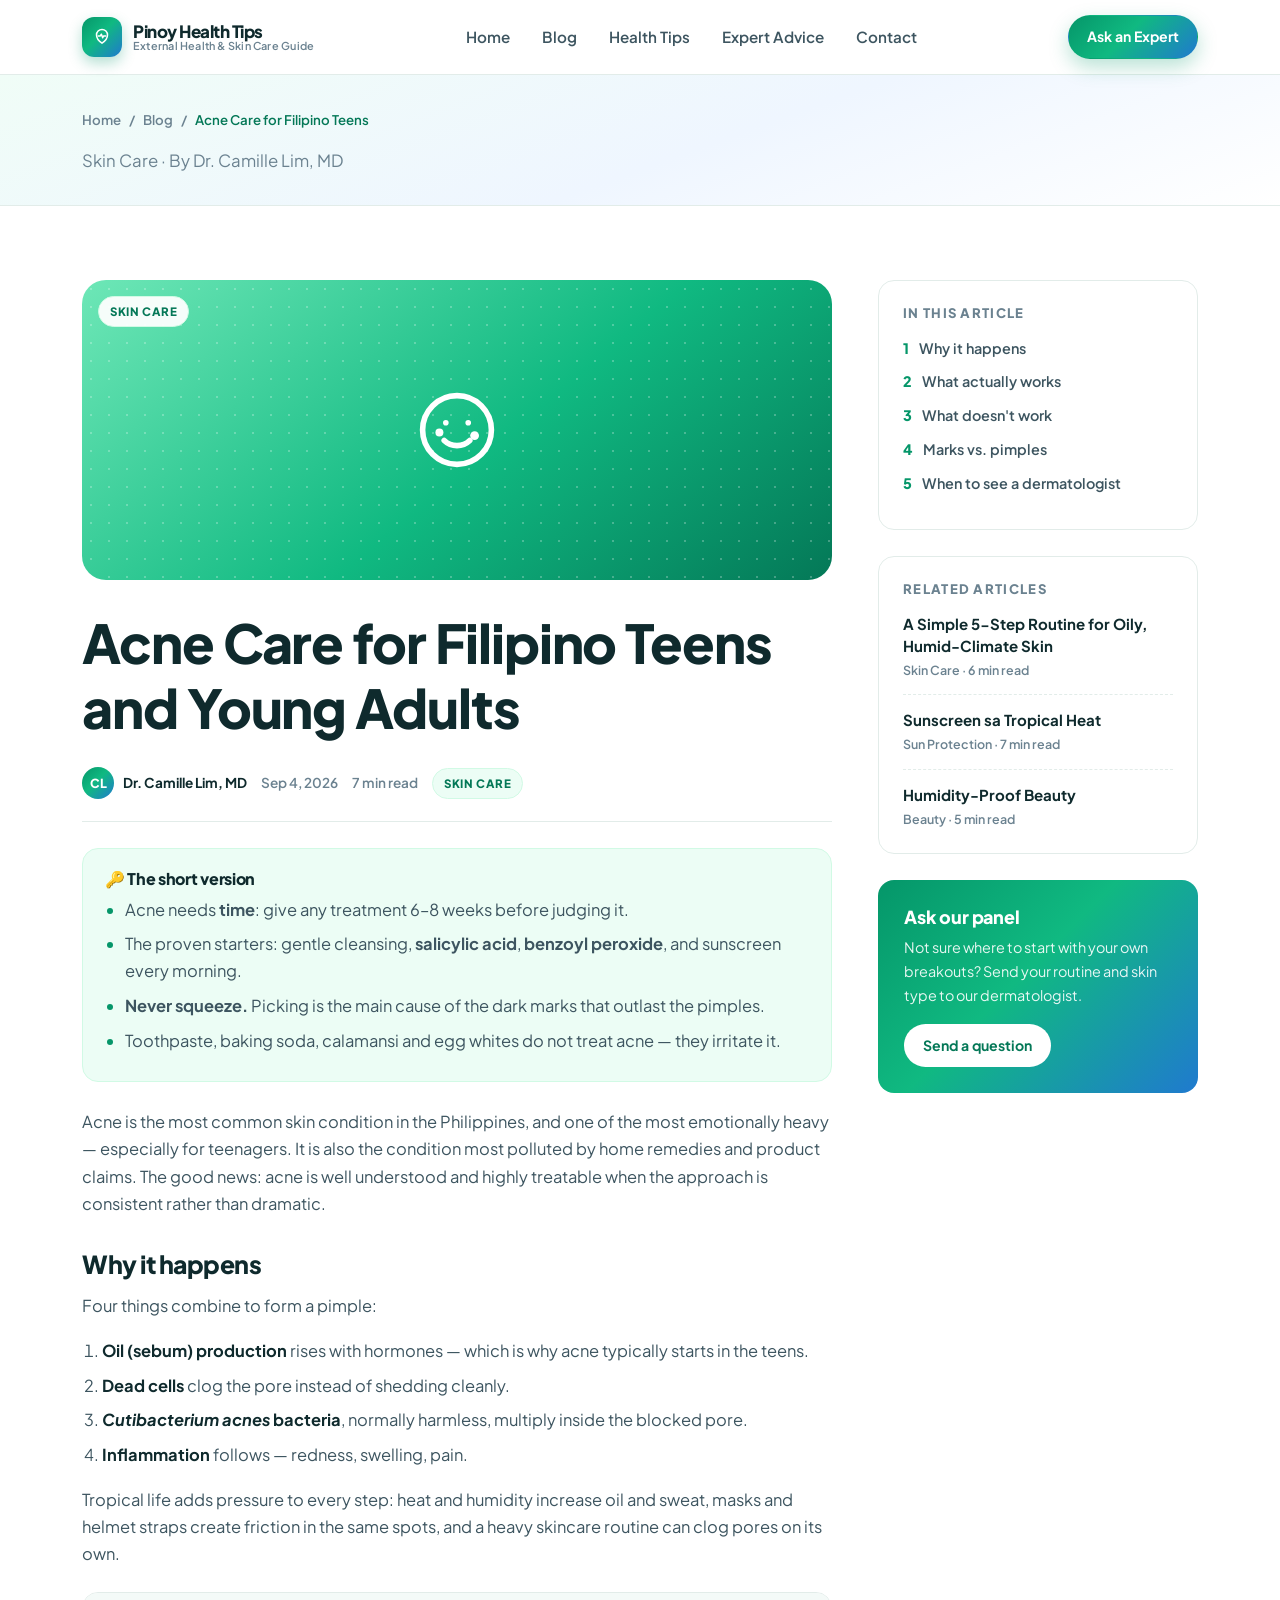
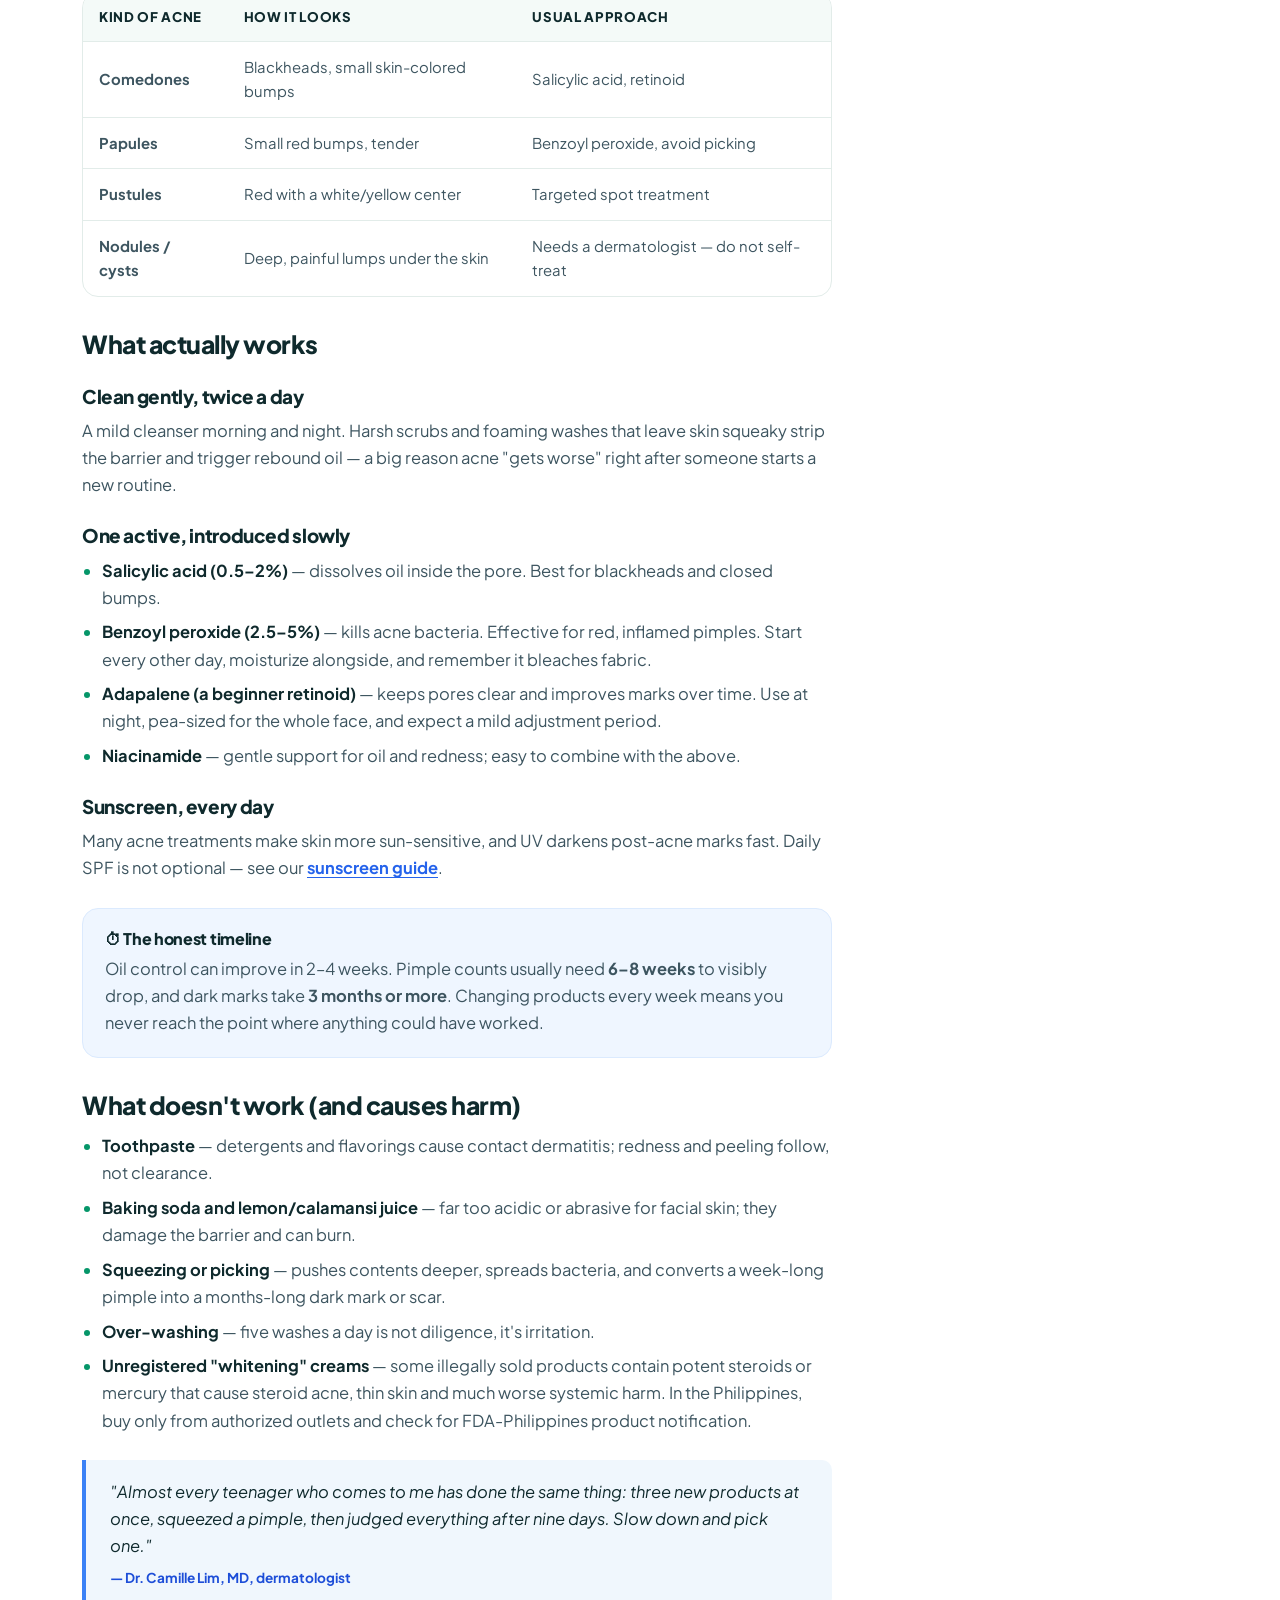
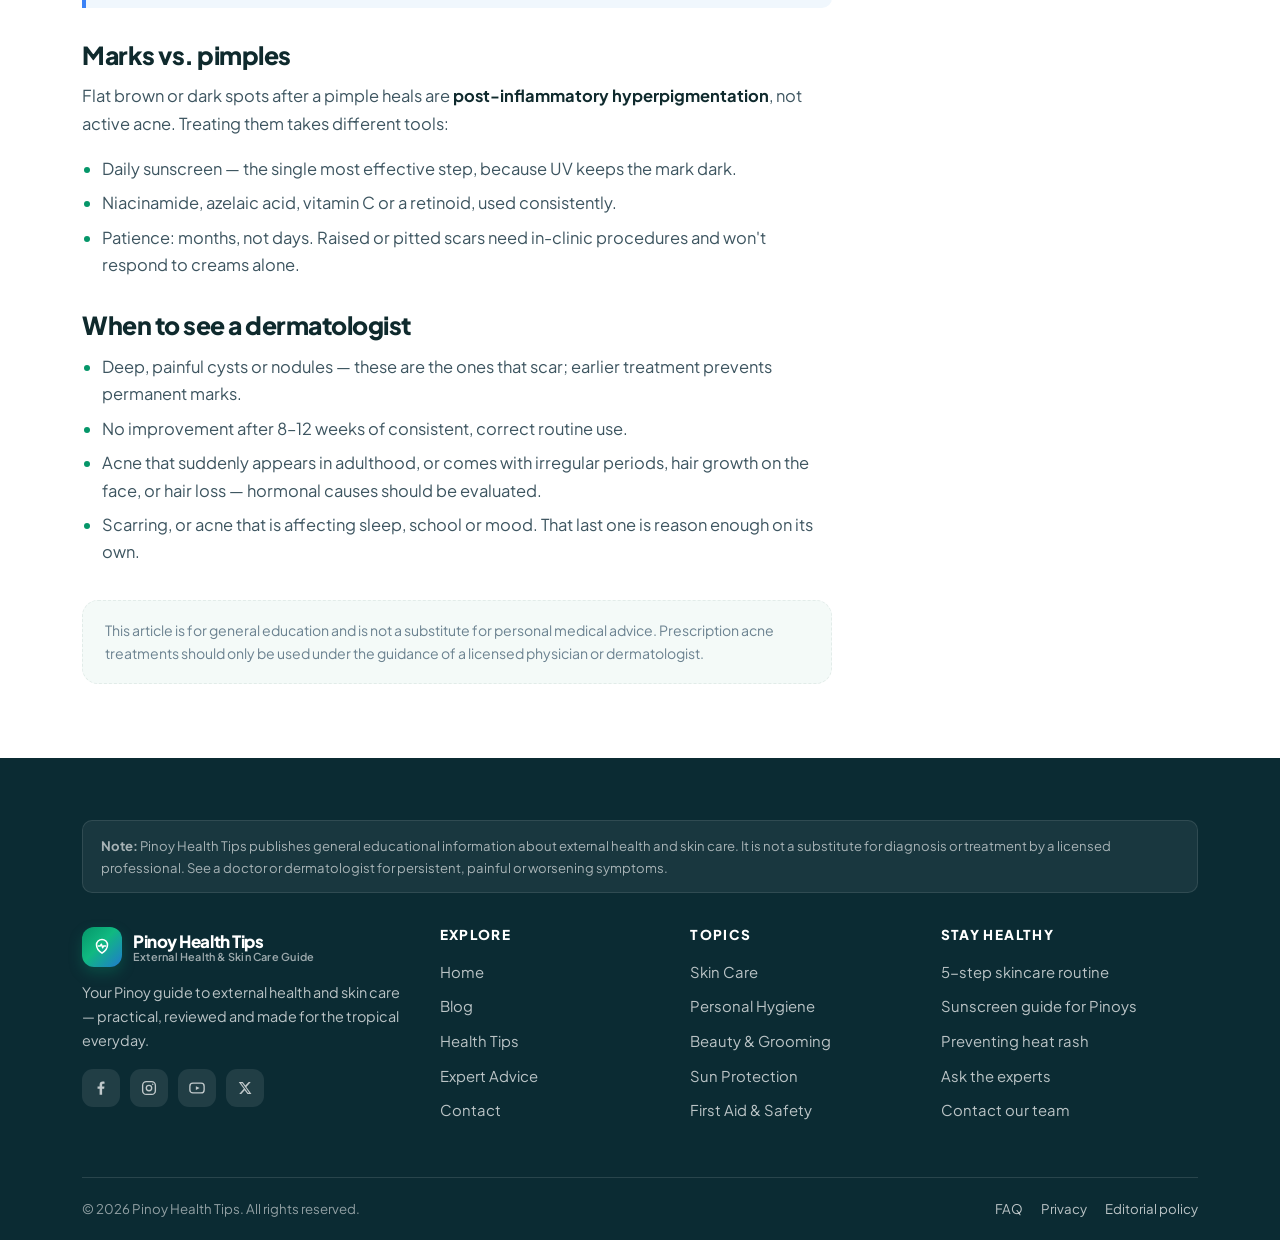
<file: article-acne.html>
<!DOCTYPE html>
<html lang="en">
<head>
  <meta charset="UTF-8">
  <meta name="viewport" content="width=device-width, initial-scale=1.0">
  <title>Acne Care for Filipino Teens and Young Adults — Pinoy Health Tips</title>
  <meta name="description" content="What actually clears pimples, why toothpaste and squeezing make acne worse, how to fade dark marks, and when to see a dermatologist.">
  <link rel="icon" href="data:image/svg+xml,%3Csvg xmlns='http://www.w3.org/2000/svg' viewBox='0 0 32 32'%3E%3Crect width='32' height='32' rx='8' fill='%23059669'/%3E%3Cpath d='M16 25c5-3.5 8-7.5 8-12a8 8 0 0 0-16 0c0 4.5 3 8.5 8 12z' fill='none' stroke='white' stroke-width='2.2' stroke-linejoin='round'/%3E%3Cpath d='M10.5 14.5h3l1.6-2.6L17 17l1.4-2.5h3' fill='none' stroke='white' stroke-width='2.2' stroke-linecap='round' stroke-linejoin='round'/%3E%3C/svg%3E">
  <link rel="preconnect" href="https://fonts.googleapis.com">
  <link rel="preconnect" href="https://fonts.gstatic.com" crossorigin>
  <link href="https://fonts.googleapis.com/css2?family=Plus+Jakarta+Sans:wght@400;500;600;700;800&display=swap" rel="stylesheet">
  <link rel="stylesheet" href="css/styles.css">
</head>
<body>

  <!-- ================= HEADER ================= -->
  <header class="site-header">
    <div class="container header-inner">
      <a class="brand" href="index.html">
        <span class="brand-mark">
          <svg width="22" height="22" viewBox="0 0 32 32" fill="none" aria-hidden="true">
            <path d="M16 25c5-3.5 8-7.5 8-12a8 8 0 0 0-16 0c0 4.5 3 8.5 8 12z" stroke="#fff" stroke-width="2.2" stroke-linejoin="round"/>
            <path d="M10.5 14.5h3l1.6-2.6L17 17l1.4-2.5h3" stroke="#fff" stroke-width="2.2" stroke-linecap="round" stroke-linejoin="round"/>
          </svg>
        </span>
        <span class="brand-text">
          <span class="brand-name">Pinoy Health Tips</span>
          <span class="brand-tag">External Health &amp; Skin Care Guide</span>
        </span>
      </a>

      <nav class="nav" id="site-nav" aria-label="Main navigation">
        <a href="index.html">Home</a>
        <a href="blog.html">Blog</a>
        <a href="tips.html">Health Tips</a>
        <a href="advice.html">Expert Advice</a>
        <a href="contact.html">Contact</a>
      </nav>

      <div class="header-cta">
        <a href="contact.html" class="btn btn-primary btn-sm">Ask an Expert</a>
        <button class="nav-toggle" type="button" aria-label="Toggle navigation" aria-controls="site-nav" aria-expanded="false"><span></span></button>
      </div>
    </div>
  </header>

  <!-- ================= PAGE HEAD ================= -->
  <section class="page-head" style="padding:34px 0 30px;">
    <div class="container">
      <nav class="breadcrumb" aria-label="Breadcrumb">
        <a href="index.html">Home</a> <span>/</span> <a href="blog.html">Blog</a> <span>/</span> <span class="cur">Acne Care for Filipino Teens</span>
      </nav>
      <p style="margin:0;">Skin Care · By Dr. Camille Lim, MD</p>
    </div>
  </section>

  <!-- ================= ARTICLE ================= -->
  <section class="section">
    <div class="container article-wrap">

      <article>
        <div class="article-hero-media media-mint">
          <span class="chip" style="position:absolute;top:16px;left:16px;background:rgba(255,255,255,.94);">Skin Care</span>
          <svg viewBox="0 0 24 24" fill="none" stroke="#fff" stroke-width="1.4" stroke-linecap="round" stroke-linejoin="round" aria-hidden="true"><circle cx="12" cy="12" r="8.6"/><path d="M9.2 10.2h.01M14.8 10.2h.01M8.8 14.6a4.6 4.6 0 0 0 6.4 0"/><circle cx="16.4" cy="13.4" r="1.1" fill="#fff" stroke="none"/><circle cx="7.6" cy="12.6" r="1" fill="#fff" stroke="none"/></svg>
        </div>

        <h1>Acne Care for Filipino Teens and Young Adults</h1>

        <div class="article-meta">
          <span class="author-pill"><span class="mini">CL</span> Dr. Camille Lim, MD</span>
          <span>Sep 4, 2026</span>
          <span>7 min read</span>
          <span class="chip">Skin Care</span>
        </div>

        <div class="prose">
          <div class="callout">
            <h4>🔑 The short version</h4>
            <ul>
              <li>Acne needs <b>time</b>: give any treatment 6–8 weeks before judging it.</li>
              <li>The proven starters: gentle cleansing, <b>salicylic acid</b>, <b>benzoyl peroxide</b>, and sunscreen every morning.</li>
              <li><b>Never squeeze.</b> Picking is the main cause of the dark marks that outlast the pimples.</li>
              <li>Toothpaste, baking soda, calamansi and egg whites do not treat acne — they irritate it.</li>
            </ul>
          </div>

          <p>Acne is the most common skin condition in the Philippines, and one of the most emotionally heavy — especially for teenagers. It is also the condition most polluted by home remedies and product claims. The good news: acne is well understood and highly treatable when the approach is consistent rather than dramatic.</p>

          <h2 id="causes">Why it happens</h2>
          <p>Four things combine to form a pimple:</p>
          <ol>
            <li><strong>Oil (sebum) production</strong> rises with hormones — which is why acne typically starts in the teens.</li>
            <li><strong>Dead cells</strong> clog the pore instead of shedding cleanly.</li>
            <li><strong><em>Cutibacterium acnes</em> bacteria</strong>, normally harmless, multiply inside the blocked pore.</li>
            <li><strong>Inflammation</strong> follows — redness, swelling, pain.</li>
          </ol>
          <p>Tropical life adds pressure to every step: heat and humidity increase oil and sweat, masks and helmet straps create friction in the same spots, and a heavy skincare routine can clog pores on its own.</p>

          <div class="table-wrap">
            <table>
              <thead>
                <tr><th>Kind of acne</th><th>How it looks</th><th>Usual approach</th></tr>
              </thead>
              <tbody>
                <tr><td><b>Comedones</b></td><td>Blackheads, small skin-colored bumps</td><td>Salicylic acid, retinoid</td></tr>
                <tr><td><b>Papules</b></td><td>Small red bumps, tender</td><td>Benzoyl peroxide, avoid picking</td></tr>
                <tr><td><b>Pustules</b></td><td>Red with a white/yellow center</td><td>Targeted spot treatment</td></tr>
                <tr><td><b>Nodules / cysts</b></td><td>Deep, painful lumps under the skin</td><td>Needs a dermatologist — do not self-treat</td></tr>
              </tbody>
            </table>
          </div>

          <h2 id="works">What actually works</h2>
          <h3>Clean gently, twice a day</h3>
          <p>A mild cleanser morning and night. Harsh scrubs and foaming washes that leave skin squeaky strip the barrier and trigger rebound oil — a big reason acne "gets worse" right after someone starts a new routine.</p>

          <h3>One active, introduced slowly</h3>
          <ul>
            <li><strong>Salicylic acid (0.5–2%)</strong> — dissolves oil inside the pore. Best for blackheads and closed bumps.</li>
            <li><strong>Benzoyl peroxide (2.5–5%)</strong> — kills acne bacteria. Effective for red, inflamed pimples. Start every other day, moisturize alongside, and remember it bleaches fabric.</li>
            <li><strong>Adapalene (a beginner retinoid)</strong> — keeps pores clear and improves marks over time. Use at night, pea-sized for the whole face, and expect a mild adjustment period.</li>
            <li><strong>Niacinamide</strong> — gentle support for oil and redness; easy to combine with the above.</li>
          </ul>

          <h3>Sunscreen, every day</h3>
          <p>Many acne treatments make skin more sun-sensitive, and UV darkens post-acne marks fast. Daily SPF is not optional — see our <a href="article-sunscreen.html">sunscreen guide</a>.</p>

          <div class="callout blue">
            <h4>⏱ The honest timeline</h4>
            <p>Oil control can improve in 2–4 weeks. Pimple counts usually need <b>6–8 weeks</b> to visibly drop, and dark marks take <b>3 months or more</b>. Changing products every week means you never reach the point where anything could have worked.</p>
          </div>

          <h2 id="myths">What doesn't work (and causes harm)</h2>
          <ul>
            <li><strong>Toothpaste</strong> — detergents and flavorings cause contact dermatitis; redness and peeling follow, not clearance.</li>
            <li><strong>Baking soda and lemon/calamansi juice</strong> — far too acidic or abrasive for facial skin; they damage the barrier and can burn.</li>
            <li><strong>Squeezing or picking</strong> — pushes contents deeper, spreads bacteria, and converts a week-long pimple into a months-long dark mark or scar.</li>
            <li><strong>Over-washing</strong> — five washes a day is not diligence, it's irritation.</li>
            <li><strong>Unregistered "whitening" creams</strong> — some illegally sold products contain potent steroids or mercury that cause steroid acne, thin skin and much worse systemic harm. In the Philippines, buy only from authorized outlets and check for FDA-Philippines product notification.</li>
          </ul>

          <div class="quote">
            "Almost every teenager who comes to me has done the same thing: three new products at once, squeezed a pimple, then judged everything after nine days. Slow down and pick one."
            <footer>— Dr. Camille Lim, MD, dermatologist</footer>
          </div>

          <h2 id="marks">Marks vs. pimples</h2>
          <p>Flat brown or dark spots after a pimple heals are <strong>post-inflammatory hyperpigmentation</strong>, not active acne. Treating them takes different tools:</p>
          <ul>
            <li>Daily sunscreen — the single most effective step, because UV keeps the mark dark.</li>
            <li>Niacinamide, azelaic acid, vitamin C or a retinoid, used consistently.</li>
            <li>Patience: months, not days. Raised or pitted scars need in-clinic procedures and won't respond to creams alone.</li>
          </ul>

          <h2 id="doctor">When to see a dermatologist</h2>
          <ul>
            <li>Deep, painful cysts or nodules — these are the ones that scar; earlier treatment prevents permanent marks.</li>
            <li>No improvement after 8–12 weeks of consistent, correct routine use.</li>
            <li>Acne that suddenly appears in adulthood, or comes with irregular periods, hair growth on the face, or hair loss — hormonal causes should be evaluated.</li>
            <li>Scarring, or acne that is affecting sleep, school or mood. That last one is reason enough on its own.</li>
          </ul>

          <div class="disclaimer">
            This article is for general education and is not a substitute for personal medical advice. Prescription acne treatments should only be used under the guidance of a licensed physician or dermatologist.
          </div>
        </div>
      </article>

      <aside class="sidebar">
        <div class="widget">
          <h4>In this article</h4>
          <ul class="toc">
            <li><a href="#causes">Why it happens</a></li>
            <li><a href="#works">What actually works</a></li>
            <li><a href="#myths">What doesn't work</a></li>
            <li><a href="#marks">Marks vs. pimples</a></li>
            <li><a href="#doctor">When to see a dermatologist</a></li>
          </ul>
        </div>

        <div class="widget">
          <h4>Related articles</h4>
          <ul class="widget-list">
            <li><a href="article-skincare-routine.html">A Simple 5-Step Routine for Oily, Humid-Climate Skin</a><div class="sub">Skin Care · 6 min read</div></li>
            <li><a href="article-sunscreen.html">Sunscreen sa Tropical Heat</a><div class="sub">Sun Protection · 7 min read</div></li>
            <li><a href="article-beauty-routine.html">Humidity-Proof Beauty</a><div class="sub">Beauty · 5 min read</div></li>
          </ul>
        </div>

        <div class="widget-cta">
          <h4>Ask our panel</h4>
          <p>Not sure where to start with your own breakouts? Send your routine and skin type to our dermatologist.</p>
          <a class="btn btn-sm" href="contact.html">Send a question</a>
        </div>
      </aside>

    </div>
  </section>

  <!-- ================= FOOTER ================= -->
  <footer class="site-footer">
    <div class="container">
      <div class="footer-note">
        <b>Note:</b> Pinoy Health Tips publishes general educational information about external health and skin care. It is not a substitute for diagnosis or treatment by a licensed professional. See a doctor or dermatologist for persistent, painful or worsening symptoms.
      </div>

      <div class="footer-grid">
        <div class="footer-brand">
          <a class="brand" href="index.html">
            <span class="brand-mark">
              <svg width="22" height="22" viewBox="0 0 32 32" fill="none" aria-hidden="true">
                <path d="M16 25c5-3.5 8-7.5 8-12a8 8 0 0 0-16 0c0 4.5 3 8.5 8 12z" stroke="#fff" stroke-width="2.2" stroke-linejoin="round"/>
                <path d="M10.5 14.5h3l1.6-2.6L17 17l1.4-2.5h3" stroke="#fff" stroke-width="2.2" stroke-linecap="round" stroke-linejoin="round"/>
              </svg>
            </span>
            <span class="brand-text">
              <span class="brand-name">Pinoy Health Tips</span>
              <span class="brand-tag" style="color:rgba(255,255,255,.6);">External Health &amp; Skin Care Guide</span>
            </span>
          </a>
          <p>Your Pinoy guide to external health and skin care — practical, reviewed and made for the tropical everyday.</p>
          <div class="socials">
            <a href="#" aria-label="Facebook"><svg width="18" height="18" viewBox="0 0 24 24" fill="currentColor" aria-hidden="true"><path d="M13.5 21v-8h2.7l.4-3.1h-3.1V7.9c0-.9.25-1.5 1.55-1.5h1.65V3.6c-.3 0-1.3-.13-2.45-.13-2.43 0-4.1 1.48-4.1 4.2v2.34H7.4V13h2.75v8h3.35z"/></svg></a>
            <a href="#" aria-label="Instagram"><svg width="18" height="18" viewBox="0 0 24 24" fill="none" stroke="currentColor" stroke-width="1.8" aria-hidden="true"><rect x="3.5" y="3.5" width="17" height="17" rx="5"/><circle cx="12" cy="12" r="3.6"/><circle cx="17" cy="7" r="1" fill="currentColor" stroke="none"/></svg></a>
            <a href="#" aria-label="YouTube"><svg width="18" height="18" viewBox="0 0 24 24" fill="none" stroke="currentColor" stroke-width="1.8" aria-hidden="true"><rect x="2.5" y="5.5" width="19" height="13" rx="4"/><path d="M10.5 9.5l5 2.5-5 2.5z" fill="currentColor" stroke="none"/></svg></a>
            <a href="#" aria-label="X"><svg width="16" height="16" viewBox="0 0 24 24" fill="currentColor" aria-hidden="true"><path d="M17.6 3h3l-6.6 7.5L21.7 21h-5.9l-4.3-5.6L6.4 21H3.3l7-8L2.6 3h6l3.9 5.2L17.6 3zm-1 16.2h1.7L7.9 4.7H6.1l10.5 14.5z"/></svg></a>
          </div>
        </div>

        <div>
          <h4>Explore</h4>
          <ul class="footer-links">
            <li><a href="index.html">Home</a></li>
            <li><a href="blog.html">Blog</a></li>
            <li><a href="tips.html">Health Tips</a></li>
            <li><a href="advice.html">Expert Advice</a></li>
            <li><a href="contact.html">Contact</a></li>
          </ul>
        </div>

        <div>
          <h4>Topics</h4>
          <ul class="footer-links">
            <li><a href="tips.html#skincare">Skin Care</a></li>
            <li><a href="tips.html#hygiene">Personal Hygiene</a></li>
            <li><a href="tips.html#beauty">Beauty &amp; Grooming</a></li>
            <li><a href="tips.html#sun">Sun Protection</a></li>
            <li><a href="tips.html#firstaid">First Aid &amp; Safety</a></li>
          </ul>
        </div>

        <div>
          <h4>Stay Healthy</h4>
          <ul class="footer-links">
            <li><a href="article-skincare-routine.html">5-step skincare routine</a></li>
            <li><a href="article-sunscreen.html">Sunscreen guide for Pinoys</a></li>
            <li><a href="article-heat-rash.html">Preventing heat rash</a></li>
            <li><a href="advice.html#qa">Ask the experts</a></li>
            <li><a href="contact.html">Contact our team</a></li>
          </ul>
        </div>
      </div>

      <div class="footer-bottom">
        <span>&copy; <span data-year>2026</span> Pinoy Health Tips. All rights reserved.</span>
        <ul>
          <li><a href="contact.html#faq">FAQ</a></li>
          <li><a href="contact.html">Privacy</a></li>
          <li><a href="contact.html">Editorial policy</a></li>
        </ul>
      </div>
    </div>
  </footer>

  <button class="back-top" type="button" aria-label="Back to top">
    <svg width="18" height="18" viewBox="0 0 24 24" fill="none" stroke="currentColor" stroke-width="2.6" stroke-linecap="round" stroke-linejoin="round" aria-hidden="true"><path d="M12 19V5M6 11l6-6 6 6"/></svg>
  </button>

  <script src="js/main.js"></script>
</body>
</html>
</file>
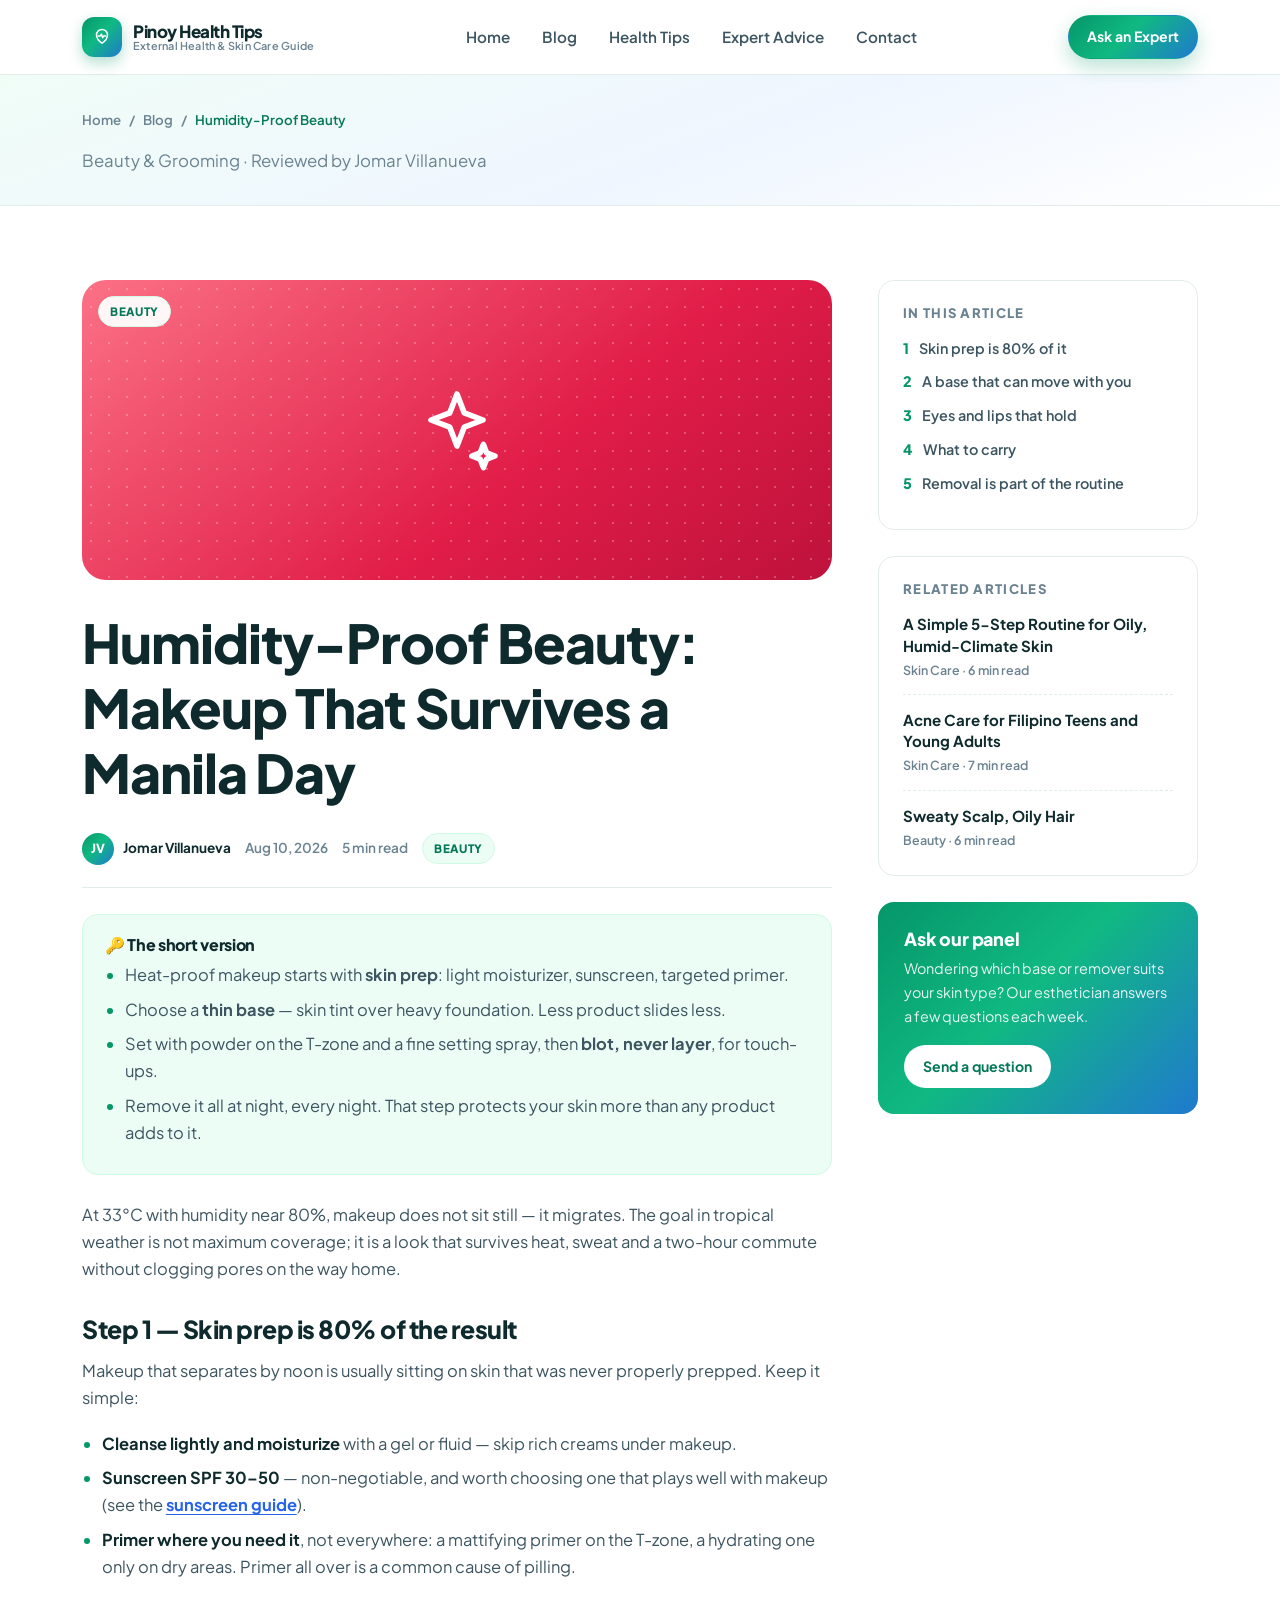
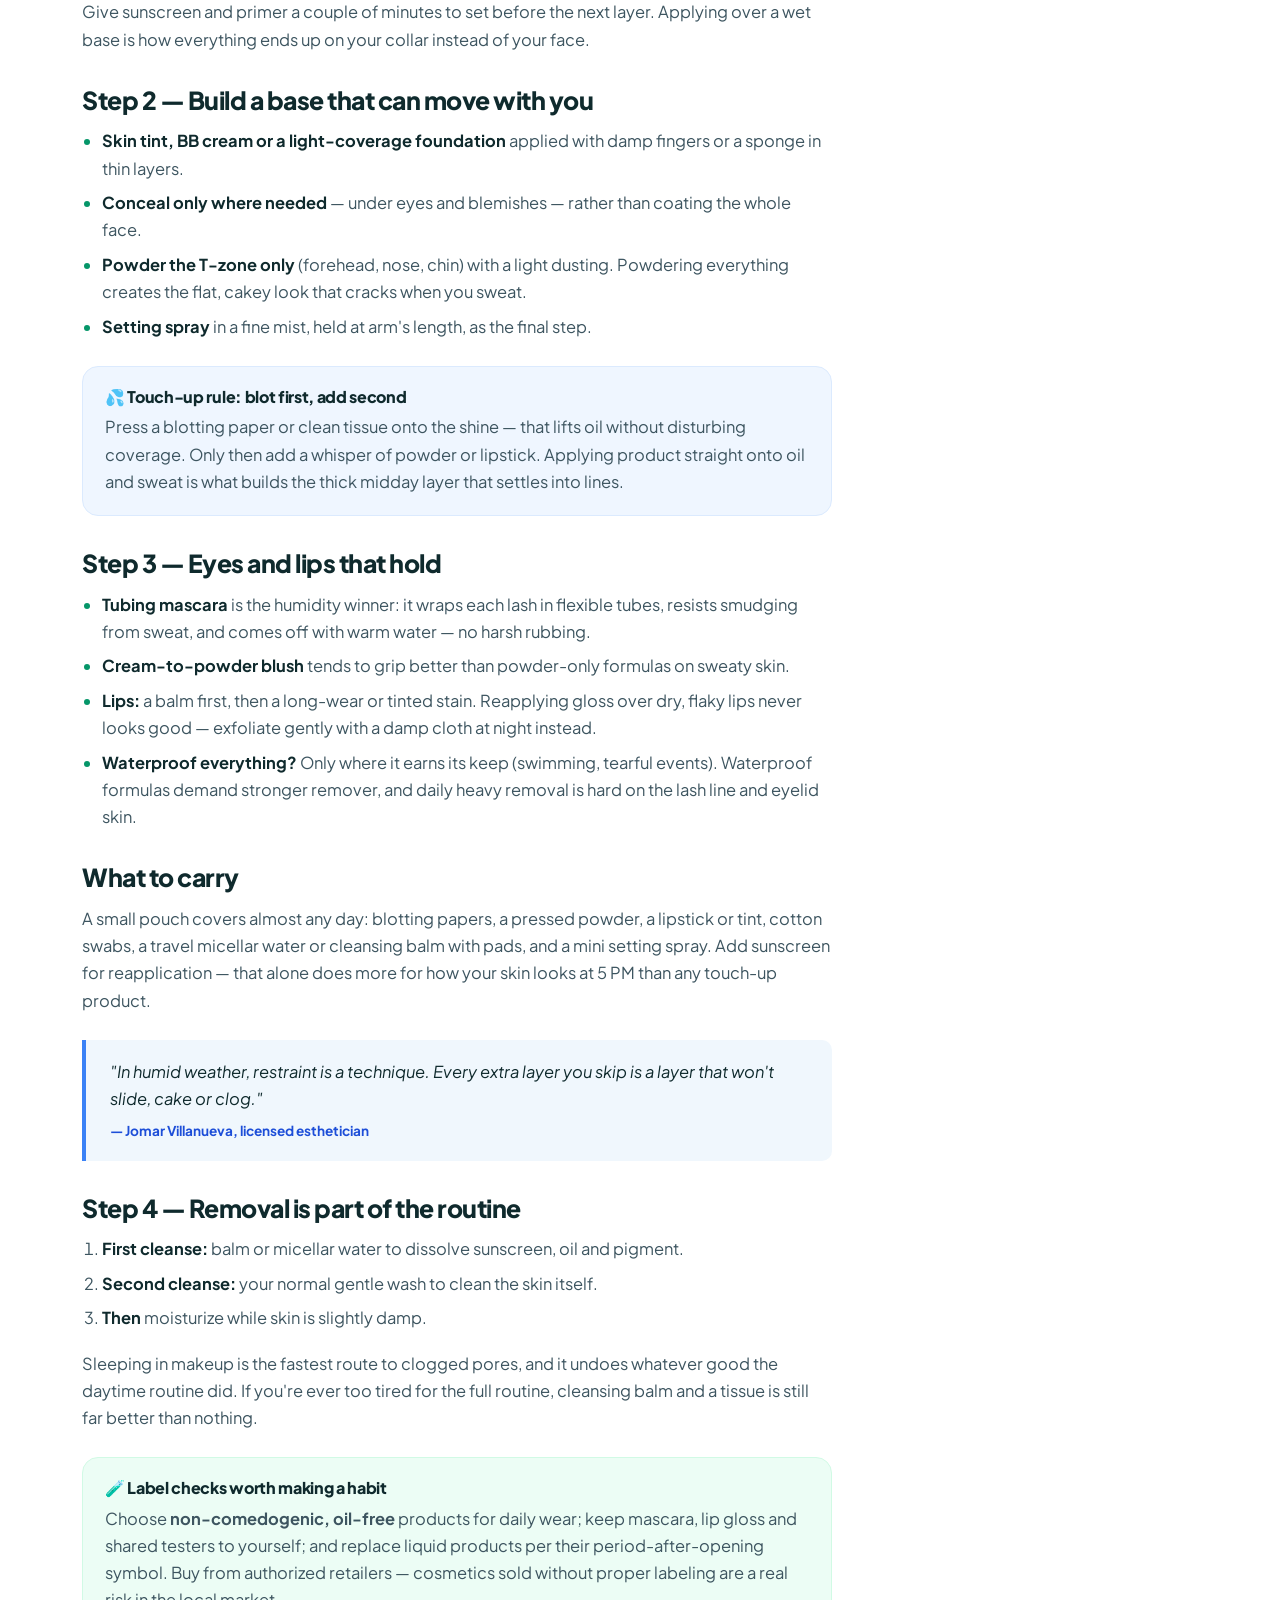
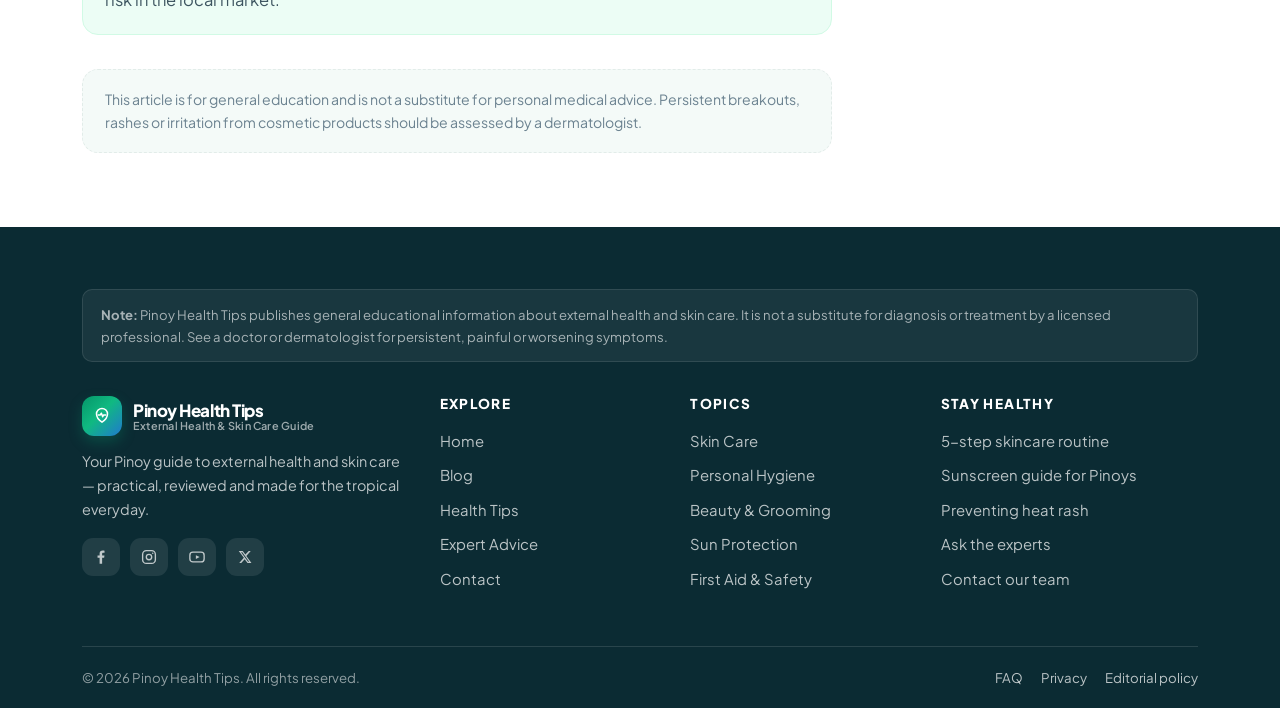
<file: article-beauty-routine.html>
<!DOCTYPE html>
<html lang="en">
<head>
  <meta charset="UTF-8">
  <meta name="viewport" content="width=device-width, initial-scale=1.0">
  <title>Humidity-Proof Beauty: Makeup That Survives a Manila Day — Pinoy Health Tips</title>
  <meta name="description" content="A heat- and humidity-proof beauty routine: skin prep, light base, setting, midday touch-ups and gentle makeup removal for tropical weather.">
  <link rel="icon" href="data:image/svg+xml,%3Csvg xmlns='http://www.w3.org/2000/svg' viewBox='0 0 32 32'%3E%3Crect width='32' height='32' rx='8' fill='%23059669'/%3E%3Cpath d='M16 25c5-3.5 8-7.5 8-12a8 8 0 0 0-16 0c0 4.5 3 8.5 8 12z' fill='none' stroke='white' stroke-width='2.2' stroke-linejoin='round'/%3E%3Cpath d='M10.5 14.5h3l1.6-2.6L17 17l1.4-2.5h3' fill='none' stroke='white' stroke-width='2.2' stroke-linecap='round' stroke-linejoin='round'/%3E%3C/svg%3E">
  <link rel="preconnect" href="https://fonts.googleapis.com">
  <link rel="preconnect" href="https://fonts.gstatic.com" crossorigin>
  <link href="https://fonts.googleapis.com/css2?family=Plus+Jakarta+Sans:wght@400;500;600;700;800&display=swap" rel="stylesheet">
  <link rel="stylesheet" href="css/styles.css">
</head>
<body>

  <!-- ================= HEADER ================= -->
  <header class="site-header">
    <div class="container header-inner">
      <a class="brand" href="index.html">
        <span class="brand-mark">
          <svg width="22" height="22" viewBox="0 0 32 32" fill="none" aria-hidden="true">
            <path d="M16 25c5-3.5 8-7.5 8-12a8 8 0 0 0-16 0c0 4.5 3 8.5 8 12z" stroke="#fff" stroke-width="2.2" stroke-linejoin="round"/>
            <path d="M10.5 14.5h3l1.6-2.6L17 17l1.4-2.5h3" stroke="#fff" stroke-width="2.2" stroke-linecap="round" stroke-linejoin="round"/>
          </svg>
        </span>
        <span class="brand-text">
          <span class="brand-name">Pinoy Health Tips</span>
          <span class="brand-tag">External Health &amp; Skin Care Guide</span>
        </span>
      </a>

      <nav class="nav" id="site-nav" aria-label="Main navigation">
        <a href="index.html">Home</a>
        <a href="blog.html">Blog</a>
        <a href="tips.html">Health Tips</a>
        <a href="advice.html">Expert Advice</a>
        <a href="contact.html">Contact</a>
      </nav>

      <div class="header-cta">
        <a href="contact.html" class="btn btn-primary btn-sm">Ask an Expert</a>
        <button class="nav-toggle" type="button" aria-label="Toggle navigation" aria-controls="site-nav" aria-expanded="false"><span></span></button>
      </div>
    </div>
  </header>

  <!-- ================= PAGE HEAD ================= -->
  <section class="page-head" style="padding:34px 0 30px;">
    <div class="container">
      <nav class="breadcrumb" aria-label="Breadcrumb">
        <a href="index.html">Home</a> <span>/</span> <a href="blog.html">Blog</a> <span>/</span> <span class="cur">Humidity-Proof Beauty</span>
      </nav>
      <p style="margin:0;">Beauty &amp; Grooming · Reviewed by Jomar Villanueva</p>
    </div>
  </section>

  <!-- ================= ARTICLE ================= -->
  <section class="section">
    <div class="container article-wrap">

      <article>
        <div class="article-hero-media media-rose">
          <span class="chip" style="position:absolute;top:16px;left:16px;background:rgba(255,255,255,.94);">Beauty</span>
          <svg viewBox="0 0 24 24" fill="none" stroke="#fff" stroke-width="1.4" stroke-linecap="round" stroke-linejoin="round" aria-hidden="true"><path d="M12 3l1.8 4.7L18.5 9.5l-4.7 1.8L12 16l-1.8-4.7L5.5 9.5l4.7-1.8L12 3z"/><path d="M18.6 15.6l.8 2.1 2.1.8-2.1.8-.8 2.1-.8-2.1-2.1-.8 2.1-.8.8-2.1z"/></svg>
        </div>

        <h1>Humidity-Proof Beauty: Makeup That Survives a Manila Day</h1>

        <div class="article-meta">
          <span class="author-pill"><span class="mini">JV</span> Jomar Villanueva</span>
          <span>Aug 10, 2026</span>
          <span>5 min read</span>
          <span class="chip">Beauty</span>
        </div>

        <div class="prose">
          <div class="callout">
            <h4>🔑 The short version</h4>
            <ul>
              <li>Heat-proof makeup starts with <b>skin prep</b>: light moisturizer, sunscreen, targeted primer.</li>
              <li>Choose a <b>thin base</b> — skin tint over heavy foundation. Less product slides less.</li>
              <li>Set with powder on the T-zone and a fine setting spray, then <b>blot, never layer</b>, for touch-ups.</li>
              <li>Remove it all at night, every night. That step protects your skin more than any product adds to it.</li>
            </ul>
          </div>

          <p>At 33°C with humidity near 80%, makeup does not sit still — it migrates. The goal in tropical weather is not maximum coverage; it is a look that survives heat, sweat and a two-hour commute without clogging pores on the way home.</p>

          <h2 id="prep">Step 1 — Skin prep is 80% of the result</h2>
          <p>Makeup that separates by noon is usually sitting on skin that was never properly prepped. Keep it simple:</p>
          <ul>
            <li><strong>Cleanse lightly and moisturize</strong> with a gel or fluid — skip rich creams under makeup.</li>
            <li><strong>Sunscreen SPF 30–50</strong> — non-negotiable, and worth choosing one that plays well with makeup (see the <a href="article-sunscreen.html">sunscreen guide</a>).</li>
            <li><strong>Primer where you need it</strong>, not everywhere: a mattifying primer on the T-zone, a hydrating one only on dry areas. Primer all over is a common cause of pilling.</li>
          </ul>
          <p>Give sunscreen and primer a couple of minutes to set before the next layer. Applying over a wet base is how everything ends up on your collar instead of your face.</p>

          <h2 id="base">Step 2 — Build a base that can move with you</h2>
          <ul>
            <li><strong>Skin tint, BB cream or a light-coverage foundation</strong> applied with damp fingers or a sponge in thin layers.</li>
            <li><strong>Conceal only where needed</strong> — under eyes and blemishes — rather than coating the whole face.</li>
            <li><strong>Powder the T-zone only</strong> (forehead, nose, chin) with a light dusting. Powdering everything creates the flat, cakey look that cracks when you sweat.</li>
            <li><strong>Setting spray</strong> in a fine mist, held at arm's length, as the final step.</li>
          </ul>

          <div class="callout blue">
            <h4>💦 Touch-up rule: blot first, add second</h4>
            <p>Press a blotting paper or clean tissue onto the shine — that lifts oil without disturbing coverage. Only then add a whisper of powder or lipstick. Applying product straight onto oil and sweat is what builds the thick midday layer that settles into lines.</p>
          </div>

          <h2 id="eyes">Step 3 — Eyes and lips that hold</h2>
          <ul>
            <li><strong>Tubing mascara</strong> is the humidity winner: it wraps each lash in flexible tubes, resists smudging from sweat, and comes off with warm water — no harsh rubbing.</li>
            <li><strong>Cream-to-powder blush</strong> tends to grip better than powder-only formulas on sweaty skin.</li>
            <li><strong>Lips:</strong> a balm first, then a long-wear or tinted stain. Reapplying gloss over dry, flaky lips never looks good — exfoliate gently with a damp cloth at night instead.</li>
            <li><strong>Waterproof everything?</strong> Only where it earns its keep (swimming, tearful events). Waterproof formulas demand stronger remover, and daily heavy removal is hard on the lash line and eyelid skin.</li>
          </ul>

          <h2 id="bag">What to carry</h2>
          <p>A small pouch covers almost any day: blotting papers, a pressed powder, a lipstick or tint, cotton swabs, a travel micellar water or cleansing balm with pads, and a mini setting spray. Add sunscreen for reapplication — that alone does more for how your skin looks at 5 PM than any touch-up product.</p>

          <div class="quote">
            "In humid weather, restraint is a technique. Every extra layer you skip is a layer that won't slide, cake or clog."
            <footer>— Jomar Villanueva, licensed esthetician</footer>
          </div>

          <h2 id="removal">Step 4 — Removal is part of the routine</h2>
          <ol>
            <li><strong>First cleanse:</strong> balm or micellar water to dissolve sunscreen, oil and pigment.</li>
            <li><strong>Second cleanse:</strong> your normal gentle wash to clean the skin itself.</li>
            <li><strong>Then</strong> moisturize while skin is slightly damp.</li>
          </ol>
          <p>Sleeping in makeup is the fastest route to clogged pores, and it undoes whatever good the daytime routine did. If you're ever too tired for the full routine, cleansing balm and a tissue is still far better than nothing.</p>

          <div class="callout">
            <h4>🧪 Label checks worth making a habit</h4>
            <p>Choose <b>non-comedogenic, oil-free</b> products for daily wear; keep mascara, lip gloss and shared testers to yourself; and replace liquid products per their period-after-opening symbol. Buy from authorized retailers — cosmetics sold without proper labeling are a real risk in the local market.</p>
          </div>

          <div class="disclaimer">
            This article is for general education and is not a substitute for personal medical advice. Persistent breakouts, rashes or irritation from cosmetic products should be assessed by a dermatologist.
          </div>
        </div>
      </article>

      <aside class="sidebar">
        <div class="widget">
          <h4>In this article</h4>
          <ul class="toc">
            <li><a href="#prep">Skin prep is 80% of it</a></li>
            <li><a href="#base">A base that can move with you</a></li>
            <li><a href="#eyes">Eyes and lips that hold</a></li>
            <li><a href="#bag">What to carry</a></li>
            <li><a href="#removal">Removal is part of the routine</a></li>
          </ul>
        </div>

        <div class="widget">
          <h4>Related articles</h4>
          <ul class="widget-list">
            <li><a href="article-skincare-routine.html">A Simple 5-Step Routine for Oily, Humid-Climate Skin</a><div class="sub">Skin Care · 6 min read</div></li>
            <li><a href="article-acne.html">Acne Care for Filipino Teens and Young Adults</a><div class="sub">Skin Care · 7 min read</div></li>
            <li><a href="article-hair-scalp.html">Sweaty Scalp, Oily Hair</a><div class="sub">Beauty · 6 min read</div></li>
          </ul>
        </div>

        <div class="widget-cta">
          <h4>Ask our panel</h4>
          <p>Wondering which base or remover suits your skin type? Our esthetician answers a few questions each week.</p>
          <a class="btn btn-sm" href="contact.html">Send a question</a>
        </div>
      </aside>

    </div>
  </section>

  <!-- ================= FOOTER ================= -->
  <footer class="site-footer">
    <div class="container">
      <div class="footer-note">
        <b>Note:</b> Pinoy Health Tips publishes general educational information about external health and skin care. It is not a substitute for diagnosis or treatment by a licensed professional. See a doctor or dermatologist for persistent, painful or worsening symptoms.
      </div>

      <div class="footer-grid">
        <div class="footer-brand">
          <a class="brand" href="index.html">
            <span class="brand-mark">
              <svg width="22" height="22" viewBox="0 0 32 32" fill="none" aria-hidden="true">
                <path d="M16 25c5-3.5 8-7.5 8-12a8 8 0 0 0-16 0c0 4.5 3 8.5 8 12z" stroke="#fff" stroke-width="2.2" stroke-linejoin="round"/>
                <path d="M10.5 14.5h3l1.6-2.6L17 17l1.4-2.5h3" stroke="#fff" stroke-width="2.2" stroke-linecap="round" stroke-linejoin="round"/>
              </svg>
            </span>
            <span class="brand-text">
              <span class="brand-name">Pinoy Health Tips</span>
              <span class="brand-tag" style="color:rgba(255,255,255,.6);">External Health &amp; Skin Care Guide</span>
            </span>
          </a>
          <p>Your Pinoy guide to external health and skin care — practical, reviewed and made for the tropical everyday.</p>
          <div class="socials">
            <a href="#" aria-label="Facebook"><svg width="18" height="18" viewBox="0 0 24 24" fill="currentColor" aria-hidden="true"><path d="M13.5 21v-8h2.7l.4-3.1h-3.1V7.9c0-.9.25-1.5 1.55-1.5h1.65V3.6c-.3 0-1.3-.13-2.45-.13-2.43 0-4.1 1.48-4.1 4.2v2.34H7.4V13h2.75v8h3.35z"/></svg></a>
            <a href="#" aria-label="Instagram"><svg width="18" height="18" viewBox="0 0 24 24" fill="none" stroke="currentColor" stroke-width="1.8" aria-hidden="true"><rect x="3.5" y="3.5" width="17" height="17" rx="5"/><circle cx="12" cy="12" r="3.6"/><circle cx="17" cy="7" r="1" fill="currentColor" stroke="none"/></svg></a>
            <a href="#" aria-label="YouTube"><svg width="18" height="18" viewBox="0 0 24 24" fill="none" stroke="currentColor" stroke-width="1.8" aria-hidden="true"><rect x="2.5" y="5.5" width="19" height="13" rx="4"/><path d="M10.5 9.5l5 2.5-5 2.5z" fill="currentColor" stroke="none"/></svg></a>
            <a href="#" aria-label="X"><svg width="16" height="16" viewBox="0 0 24 24" fill="currentColor" aria-hidden="true"><path d="M17.6 3h3l-6.6 7.5L21.7 21h-5.9l-4.3-5.6L6.4 21H3.3l7-8L2.6 3h6l3.9 5.2L17.6 3zm-1 16.2h1.7L7.9 4.7H6.1l10.5 14.5z"/></svg></a>
          </div>
        </div>

        <div>
          <h4>Explore</h4>
          <ul class="footer-links">
            <li><a href="index.html">Home</a></li>
            <li><a href="blog.html">Blog</a></li>
            <li><a href="tips.html">Health Tips</a></li>
            <li><a href="advice.html">Expert Advice</a></li>
            <li><a href="contact.html">Contact</a></li>
          </ul>
        </div>

        <div>
          <h4>Topics</h4>
          <ul class="footer-links">
            <li><a href="tips.html#skincare">Skin Care</a></li>
            <li><a href="tips.html#hygiene">Personal Hygiene</a></li>
            <li><a href="tips.html#beauty">Beauty &amp; Grooming</a></li>
            <li><a href="tips.html#sun">Sun Protection</a></li>
            <li><a href="tips.html#firstaid">First Aid &amp; Safety</a></li>
          </ul>
        </div>

        <div>
          <h4>Stay Healthy</h4>
          <ul class="footer-links">
            <li><a href="article-skincare-routine.html">5-step skincare routine</a></li>
            <li><a href="article-sunscreen.html">Sunscreen guide for Pinoys</a></li>
            <li><a href="article-heat-rash.html">Preventing heat rash</a></li>
            <li><a href="advice.html#qa">Ask the experts</a></li>
            <li><a href="contact.html">Contact our team</a></li>
          </ul>
        </div>
      </div>

      <div class="footer-bottom">
        <span>&copy; <span data-year>2026</span> Pinoy Health Tips. All rights reserved.</span>
        <ul>
          <li><a href="contact.html#faq">FAQ</a></li>
          <li><a href="contact.html">Privacy</a></li>
          <li><a href="contact.html">Editorial policy</a></li>
        </ul>
      </div>
    </div>
  </footer>

  <button class="back-top" type="button" aria-label="Back to top">
    <svg width="18" height="18" viewBox="0 0 24 24" fill="none" stroke="currentColor" stroke-width="2.6" stroke-linecap="round" stroke-linejoin="round" aria-hidden="true"><path d="M12 19V5M6 11l6-6 6 6"/></svg>
  </button>

  <script src="js/main.js"></script>
</body>
</html>
</file>
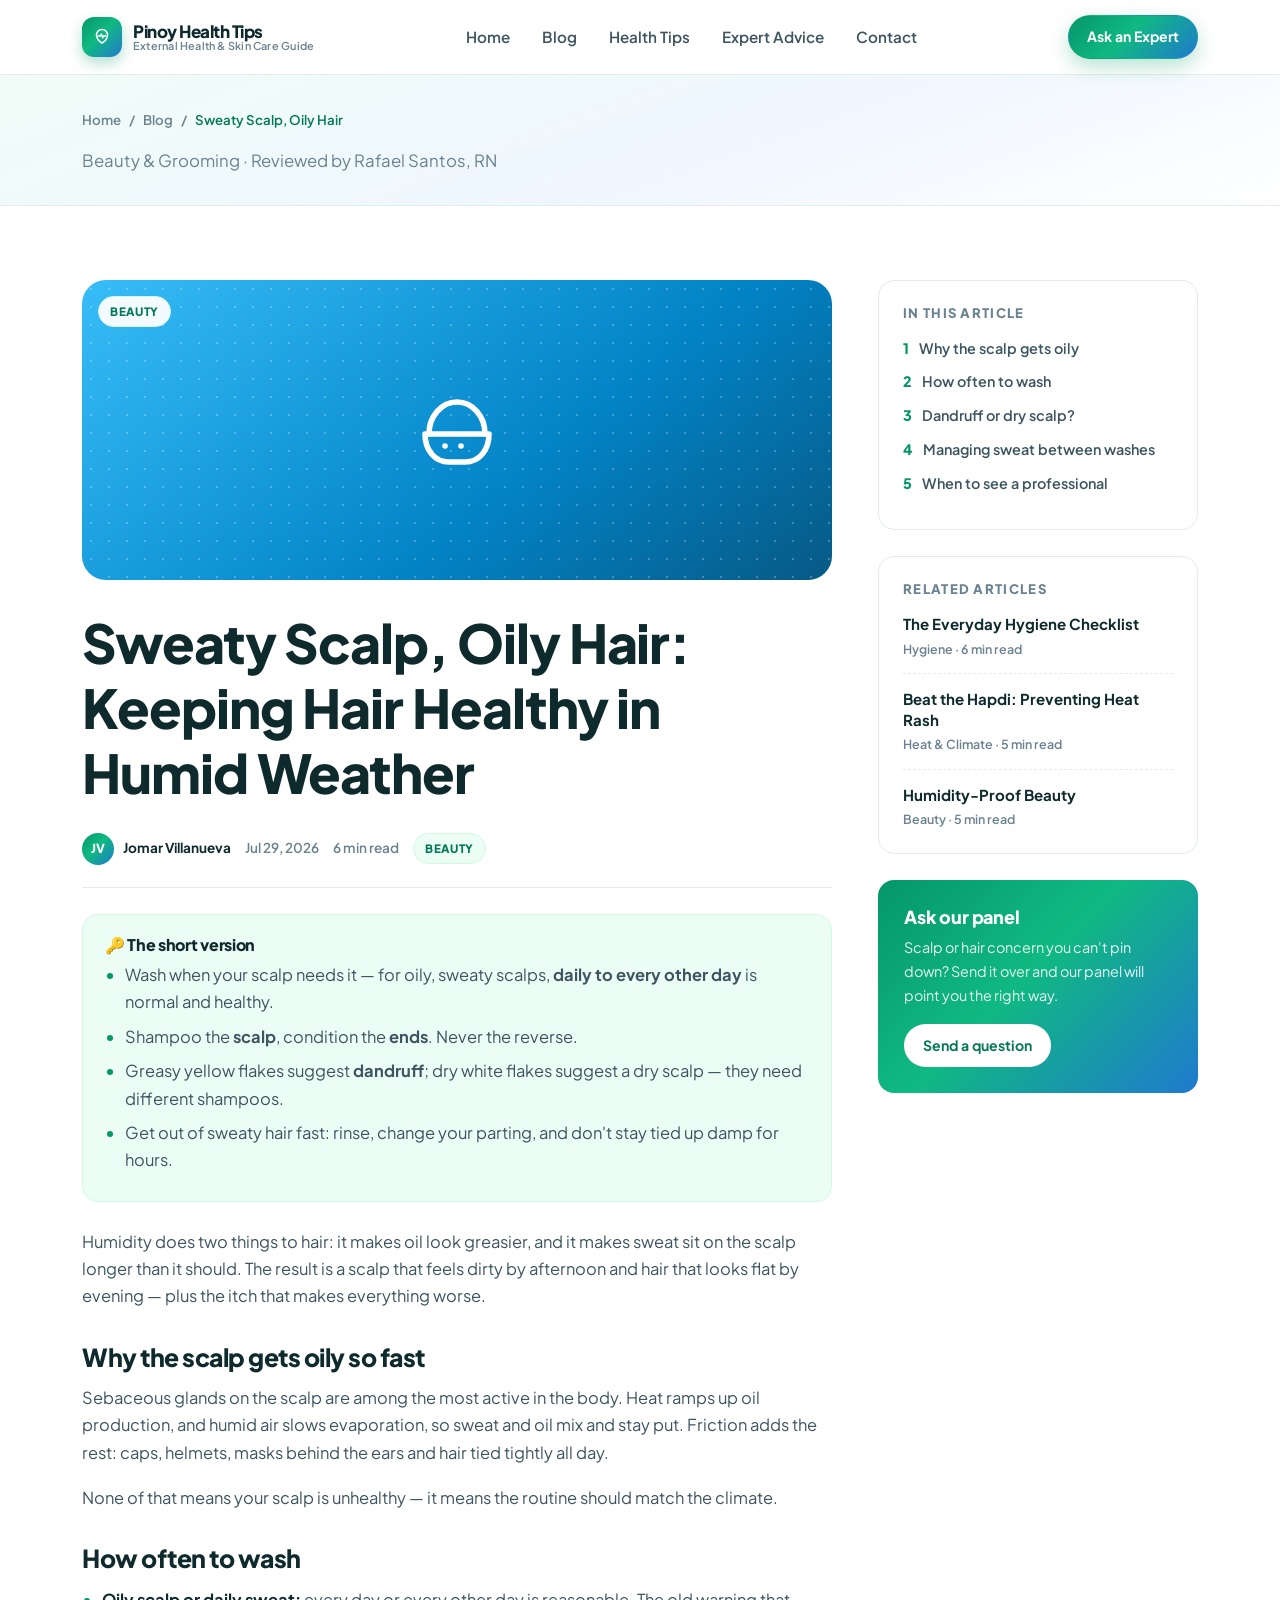
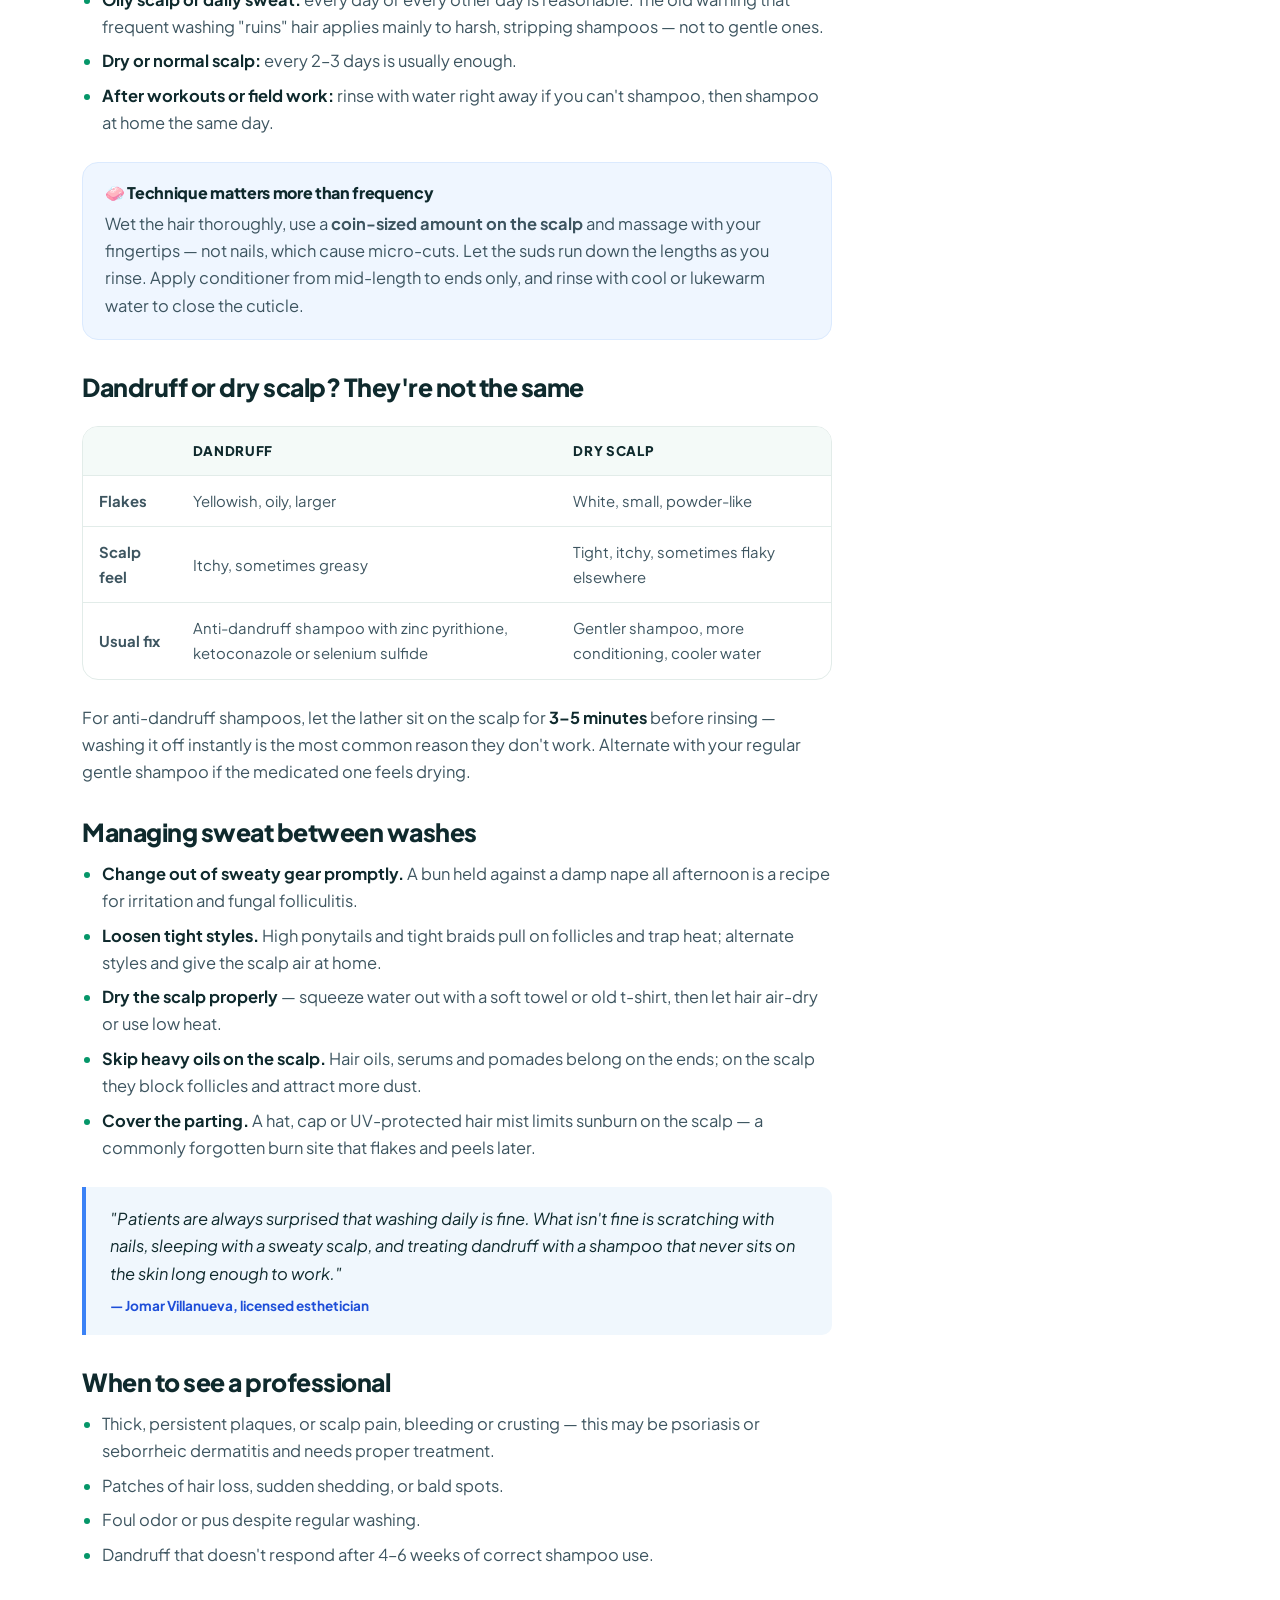
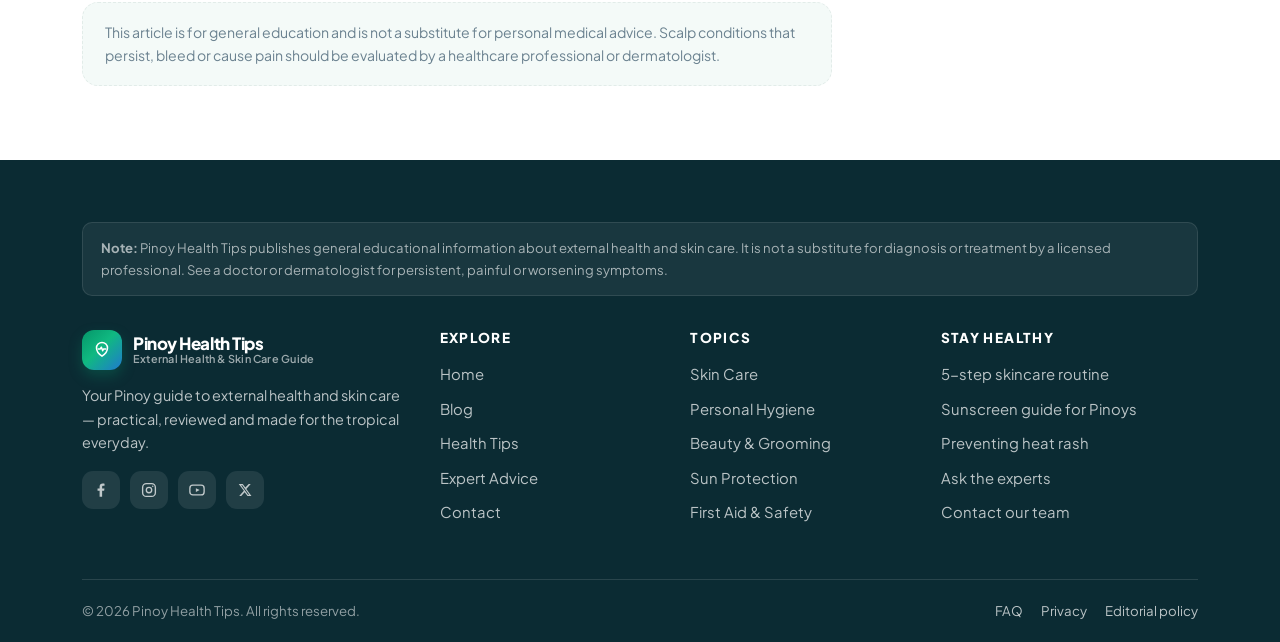
<file: article-hair-scalp.html>
<!DOCTYPE html>
<html lang="en">
<head>
  <meta charset="UTF-8">
  <meta name="viewport" content="width=device-width, initial-scale=1.0">
  <title>Sweaty Scalp, Oily Hair: Keeping Hair Healthy in Humid Weather — Pinoy Health Tips</title>
  <meta name="description" content="Wash frequency, dandruff vs. dry scalp, sweat management and simple habits for healthy hair and scalp in hot, humid Philippine weather.">
  <link rel="icon" href="data:image/svg+xml,%3Csvg xmlns='http://www.w3.org/2000/svg' viewBox='0 0 32 32'%3E%3Crect width='32' height='32' rx='8' fill='%23059669'/%3E%3Cpath d='M16 25c5-3.5 8-7.5 8-12a8 8 0 0 0-16 0c0 4.5 3 8.5 8 12z' fill='none' stroke='white' stroke-width='2.2' stroke-linejoin='round'/%3E%3Cpath d='M10.5 14.5h3l1.6-2.6L17 17l1.4-2.5h3' fill='none' stroke='white' stroke-width='2.2' stroke-linecap='round' stroke-linejoin='round'/%3E%3C/svg%3E">
  <link rel="preconnect" href="https://fonts.googleapis.com">
  <link rel="preconnect" href="https://fonts.gstatic.com" crossorigin>
  <link href="https://fonts.googleapis.com/css2?family=Plus+Jakarta+Sans:wght@400;500;600;700;800&display=swap" rel="stylesheet">
  <link rel="stylesheet" href="css/styles.css">
</head>
<body>

  <!-- ================= HEADER ================= -->
  <header class="site-header">
    <div class="container header-inner">
      <a class="brand" href="index.html">
        <span class="brand-mark">
          <svg width="22" height="22" viewBox="0 0 32 32" fill="none" aria-hidden="true">
            <path d="M16 25c5-3.5 8-7.5 8-12a8 8 0 0 0-16 0c0 4.5 3 8.5 8 12z" stroke="#fff" stroke-width="2.2" stroke-linejoin="round"/>
            <path d="M10.5 14.5h3l1.6-2.6L17 17l1.4-2.5h3" stroke="#fff" stroke-width="2.2" stroke-linecap="round" stroke-linejoin="round"/>
          </svg>
        </span>
        <span class="brand-text">
          <span class="brand-name">Pinoy Health Tips</span>
          <span class="brand-tag">External Health &amp; Skin Care Guide</span>
        </span>
      </a>

      <nav class="nav" id="site-nav" aria-label="Main navigation">
        <a href="index.html">Home</a>
        <a href="blog.html">Blog</a>
        <a href="tips.html">Health Tips</a>
        <a href="advice.html">Expert Advice</a>
        <a href="contact.html">Contact</a>
      </nav>

      <div class="header-cta">
        <a href="contact.html" class="btn btn-primary btn-sm">Ask an Expert</a>
        <button class="nav-toggle" type="button" aria-label="Toggle navigation" aria-controls="site-nav" aria-expanded="false"><span></span></button>
      </div>
    </div>
  </header>

  <!-- ================= PAGE HEAD ================= -->
  <section class="page-head" style="padding:34px 0 30px;">
    <div class="container">
      <nav class="breadcrumb" aria-label="Breadcrumb">
        <a href="index.html">Home</a> <span>/</span> <a href="blog.html">Blog</a> <span>/</span> <span class="cur">Sweaty Scalp, Oily Hair</span>
      </nav>
      <p style="margin:0;">Beauty &amp; Grooming · Reviewed by Rafael Santos, RN</p>
    </div>
  </section>

  <!-- ================= ARTICLE ================= -->
  <section class="section">
    <div class="container article-wrap">

      <article>
        <div class="article-hero-media media-sky">
          <span class="chip" style="position:absolute;top:16px;left:16px;background:rgba(255,255,255,.94);">Beauty</span>
          <svg viewBox="0 0 24 24" fill="none" stroke="#fff" stroke-width="1.4" stroke-linecap="round" stroke-linejoin="round" aria-hidden="true"><path d="M5 13c0-4.4 3.1-8 7-8s7 3.6 7 8"/><path d="M4 13h16c0 4-2.4 7-6 7H10c-3.6 0-6-3-6-7z"/><path d="M9 16h.01M13 16h.01"/></svg>
        </div>

        <h1>Sweaty Scalp, Oily Hair: Keeping Hair Healthy in Humid Weather</h1>

        <div class="article-meta">
          <span class="author-pill"><span class="mini">JV</span> Jomar Villanueva</span>
          <span>Jul 29, 2026</span>
          <span>6 min read</span>
          <span class="chip">Beauty</span>
        </div>

        <div class="prose">
          <div class="callout">
            <h4>🔑 The short version</h4>
            <ul>
              <li>Wash when your scalp needs it — for oily, sweaty scalps, <b>daily to every other day</b> is normal and healthy.</li>
              <li>Shampoo the <b>scalp</b>, condition the <b>ends</b>. Never the reverse.</li>
              <li>Greasy yellow flakes suggest <b>dandruff</b>; dry white flakes suggest a dry scalp — they need different shampoos.</li>
              <li>Get out of sweaty hair fast: rinse, change your parting, and don't stay tied up damp for hours.</li>
            </ul>
          </div>

          <p>Humidity does two things to hair: it makes oil look greasier, and it makes sweat sit on the scalp longer than it should. The result is a scalp that feels dirty by afternoon and hair that looks flat by evening — plus the itch that makes everything worse.</p>

          <h2 id="why">Why the scalp gets oily so fast</h2>
          <p>Sebaceous glands on the scalp are among the most active in the body. Heat ramps up oil production, and humid air slows evaporation, so sweat and oil mix and stay put. Friction adds the rest: caps, helmets, masks behind the ears and hair tied tightly all day.</p>
          <p>None of that means your scalp is unhealthy — it means the routine should match the climate.</p>

          <h2 id="wash">How often to wash</h2>
          <ul>
            <li><strong>Oily scalp or daily sweat:</strong> every day or every other day is reasonable. The old warning that frequent washing "ruins" hair applies mainly to harsh, stripping shampoos — not to gentle ones.</li>
            <li><strong>Dry or normal scalp:</strong> every 2–3 days is usually enough.</li>
            <li><strong>After workouts or field work:</strong> rinse with water right away if you can't shampoo, then shampoo at home the same day.</li>
          </ul>
          <div class="callout blue">
            <h4>🧼 Technique matters more than frequency</h4>
            <p>Wet the hair thoroughly, use a <b>coin-sized amount on the scalp</b> and massage with your fingertips — not nails, which cause micro-cuts. Let the suds run down the lengths as you rinse. Apply conditioner from mid-length to ends only, and rinse with cool or lukewarm water to close the cuticle.</p>
          </div>

          <h2 id="dandruff">Dandruff or dry scalp? They're not the same</h2>
          <div class="table-wrap">
            <table>
              <thead>
                <tr><th></th><th>Dandruff</th><th>Dry scalp</th></tr>
              </thead>
              <tbody>
                <tr><td><b>Flakes</b></td><td>Yellowish, oily, larger</td><td>White, small, powder-like</td></tr>
                <tr><td><b>Scalp feel</b></td><td>Itchy, sometimes greasy</td><td>Tight, itchy, sometimes flaky elsewhere</td></tr>
                <tr><td><b>Usual fix</b></td><td>Anti-dandruff shampoo with zinc pyrithione, ketoconazole or selenium sulfide</td><td>Gentler shampoo, more conditioning, cooler water</td></tr>
              </tbody>
            </table>
          </div>
          <p>For anti-dandruff shampoos, let the lather sit on the scalp for <strong>3–5 minutes</strong> before rinsing — washing it off instantly is the most common reason they don't work. Alternate with your regular gentle shampoo if the medicated one feels drying.</p>

          <h2 id="sweat">Managing sweat between washes</h2>
          <ul>
            <li><strong>Change out of sweaty gear promptly.</strong> A bun held against a damp nape all afternoon is a recipe for irritation and fungal folliculitis.</li>
            <li><strong>Loosen tight styles.</strong> High ponytails and tight braids pull on follicles and trap heat; alternate styles and give the scalp air at home.</li>
            <li><strong>Dry the scalp properly</strong> — squeeze water out with a soft towel or old t-shirt, then let hair air-dry or use low heat.</li>
            <li><strong>Skip heavy oils on the scalp.</strong> Hair oils, serums and pomades belong on the ends; on the scalp they block follicles and attract more dust.</li>
            <li><strong>Cover the parting.</strong> A hat, cap or UV-protected hair mist limits sunburn on the scalp — a commonly forgotten burn site that flakes and peels later.</li>
          </ul>

          <div class="quote">
            "Patients are always surprised that washing daily is fine. What isn't fine is scratching with nails, sleeping with a sweaty scalp, and treating dandruff with a shampoo that never sits on the skin long enough to work."
            <footer>— Jomar Villanueva, licensed esthetician</footer>
          </div>

          <h2 id="doctor">When to see a professional</h2>
          <ul>
            <li>Thick, persistent plaques, or scalp pain, bleeding or crusting — this may be psoriasis or seborrheic dermatitis and needs proper treatment.</li>
            <li>Patches of hair loss, sudden shedding, or bald spots.</li>
            <li>Foul odor or pus despite regular washing.</li>
            <li>Dandruff that doesn't respond after 4–6 weeks of correct shampoo use.</li>
          </ul>

          <div class="disclaimer">
            This article is for general education and is not a substitute for personal medical advice. Scalp conditions that persist, bleed or cause pain should be evaluated by a healthcare professional or dermatologist.
          </div>
        </div>
      </article>

      <aside class="sidebar">
        <div class="widget">
          <h4>In this article</h4>
          <ul class="toc">
            <li><a href="#why">Why the scalp gets oily</a></li>
            <li><a href="#wash">How often to wash</a></li>
            <li><a href="#dandruff">Dandruff or dry scalp?</a></li>
            <li><a href="#sweat">Managing sweat between washes</a></li>
            <li><a href="#doctor">When to see a professional</a></li>
          </ul>
        </div>

        <div class="widget">
          <h4>Related articles</h4>
          <ul class="widget-list">
            <li><a href="article-hygiene.html">The Everyday Hygiene Checklist</a><div class="sub">Hygiene · 6 min read</div></li>
            <li><a href="article-heat-rash.html">Beat the Hapdi: Preventing Heat Rash</a><div class="sub">Heat &amp; Climate · 5 min read</div></li>
            <li><a href="article-beauty-routine.html">Humidity-Proof Beauty</a><div class="sub">Beauty · 5 min read</div></li>
          </ul>
        </div>

        <div class="widget-cta">
          <h4>Ask our panel</h4>
          <p>Scalp or hair concern you can't pin down? Send it over and our panel will point you the right way.</p>
          <a class="btn btn-sm" href="contact.html">Send a question</a>
        </div>
      </aside>

    </div>
  </section>

  <!-- ================= FOOTER ================= -->
  <footer class="site-footer">
    <div class="container">
      <div class="footer-note">
        <b>Note:</b> Pinoy Health Tips publishes general educational information about external health and skin care. It is not a substitute for diagnosis or treatment by a licensed professional. See a doctor or dermatologist for persistent, painful or worsening symptoms.
      </div>

      <div class="footer-grid">
        <div class="footer-brand">
          <a class="brand" href="index.html">
            <span class="brand-mark">
              <svg width="22" height="22" viewBox="0 0 32 32" fill="none" aria-hidden="true">
                <path d="M16 25c5-3.5 8-7.5 8-12a8 8 0 0 0-16 0c0 4.5 3 8.5 8 12z" stroke="#fff" stroke-width="2.2" stroke-linejoin="round"/>
                <path d="M10.5 14.5h3l1.6-2.6L17 17l1.4-2.5h3" stroke="#fff" stroke-width="2.2" stroke-linecap="round" stroke-linejoin="round"/>
              </svg>
            </span>
            <span class="brand-text">
              <span class="brand-name">Pinoy Health Tips</span>
              <span class="brand-tag" style="color:rgba(255,255,255,.6);">External Health &amp; Skin Care Guide</span>
            </span>
          </a>
          <p>Your Pinoy guide to external health and skin care — practical, reviewed and made for the tropical everyday.</p>
          <div class="socials">
            <a href="#" aria-label="Facebook"><svg width="18" height="18" viewBox="0 0 24 24" fill="currentColor" aria-hidden="true"><path d="M13.5 21v-8h2.7l.4-3.1h-3.1V7.9c0-.9.25-1.5 1.55-1.5h1.65V3.6c-.3 0-1.3-.13-2.45-.13-2.43 0-4.1 1.48-4.1 4.2v2.34H7.4V13h2.75v8h3.35z"/></svg></a>
            <a href="#" aria-label="Instagram"><svg width="18" height="18" viewBox="0 0 24 24" fill="none" stroke="currentColor" stroke-width="1.8" aria-hidden="true"><rect x="3.5" y="3.5" width="17" height="17" rx="5"/><circle cx="12" cy="12" r="3.6"/><circle cx="17" cy="7" r="1" fill="currentColor" stroke="none"/></svg></a>
            <a href="#" aria-label="YouTube"><svg width="18" height="18" viewBox="0 0 24 24" fill="none" stroke="currentColor" stroke-width="1.8" aria-hidden="true"><rect x="2.5" y="5.5" width="19" height="13" rx="4"/><path d="M10.5 9.5l5 2.5-5 2.5z" fill="currentColor" stroke="none"/></svg></a>
            <a href="#" aria-label="X"><svg width="16" height="16" viewBox="0 0 24 24" fill="currentColor" aria-hidden="true"><path d="M17.6 3h3l-6.6 7.5L21.7 21h-5.9l-4.3-5.6L6.4 21H3.3l7-8L2.6 3h6l3.9 5.2L17.6 3zm-1 16.2h1.7L7.9 4.7H6.1l10.5 14.5z"/></svg></a>
          </div>
        </div>

        <div>
          <h4>Explore</h4>
          <ul class="footer-links">
            <li><a href="index.html">Home</a></li>
            <li><a href="blog.html">Blog</a></li>
            <li><a href="tips.html">Health Tips</a></li>
            <li><a href="advice.html">Expert Advice</a></li>
            <li><a href="contact.html">Contact</a></li>
          </ul>
        </div>

        <div>
          <h4>Topics</h4>
          <ul class="footer-links">
            <li><a href="tips.html#skincare">Skin Care</a></li>
            <li><a href="tips.html#hygiene">Personal Hygiene</a></li>
            <li><a href="tips.html#beauty">Beauty &amp; Grooming</a></li>
            <li><a href="tips.html#sun">Sun Protection</a></li>
            <li><a href="tips.html#firstaid">First Aid &amp; Safety</a></li>
          </ul>
        </div>

        <div>
          <h4>Stay Healthy</h4>
          <ul class="footer-links">
            <li><a href="article-skincare-routine.html">5-step skincare routine</a></li>
            <li><a href="article-sunscreen.html">Sunscreen guide for Pinoys</a></li>
            <li><a href="article-heat-rash.html">Preventing heat rash</a></li>
            <li><a href="advice.html#qa">Ask the experts</a></li>
            <li><a href="contact.html">Contact our team</a></li>
          </ul>
        </div>
      </div>

      <div class="footer-bottom">
        <span>&copy; <span data-year>2026</span> Pinoy Health Tips. All rights reserved.</span>
        <ul>
          <li><a href="contact.html#faq">FAQ</a></li>
          <li><a href="contact.html">Privacy</a></li>
          <li><a href="contact.html">Editorial policy</a></li>
        </ul>
      </div>
    </div>
  </footer>

  <button class="back-top" type="button" aria-label="Back to top">
    <svg width="18" height="18" viewBox="0 0 24 24" fill="none" stroke="currentColor" stroke-width="2.6" stroke-linecap="round" stroke-linejoin="round" aria-hidden="true"><path d="M12 19V5M6 11l6-6 6 6"/></svg>
  </button>

  <script src="js/main.js"></script>
</body>
</html>
</file>
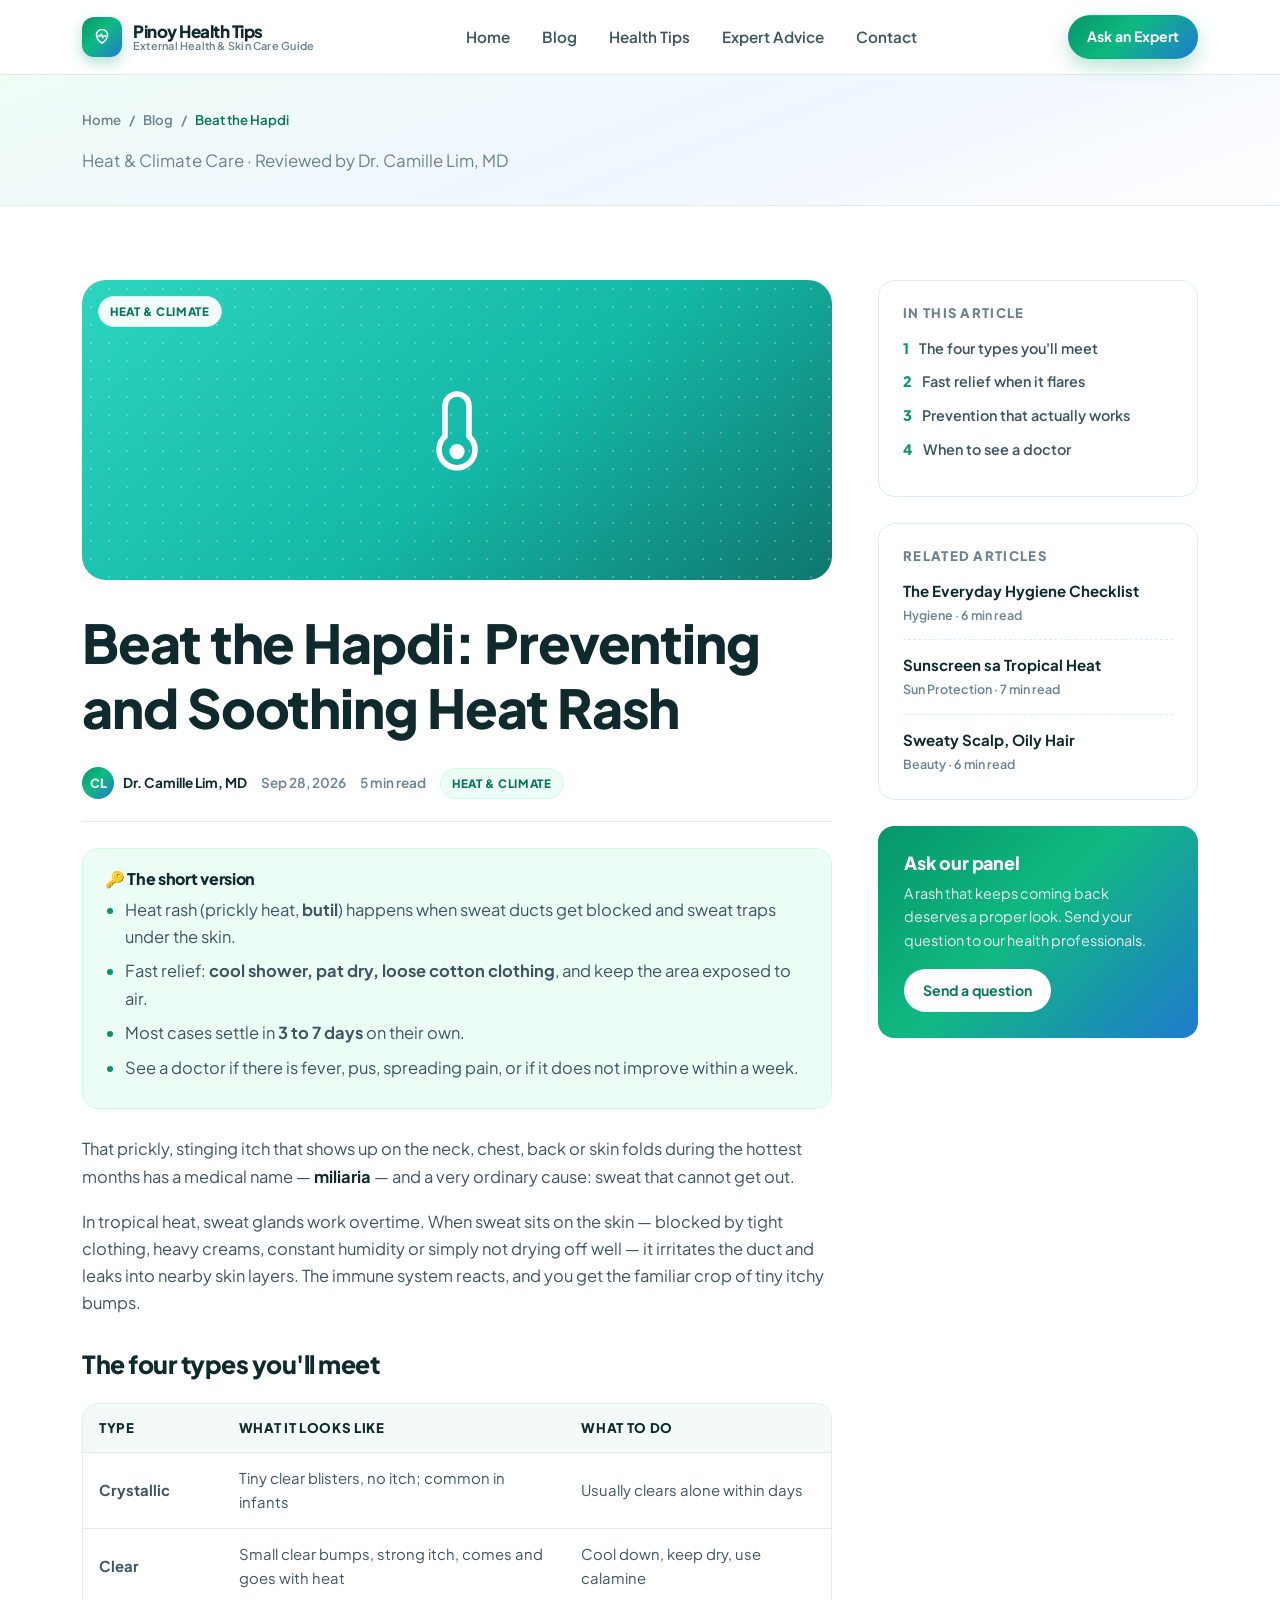
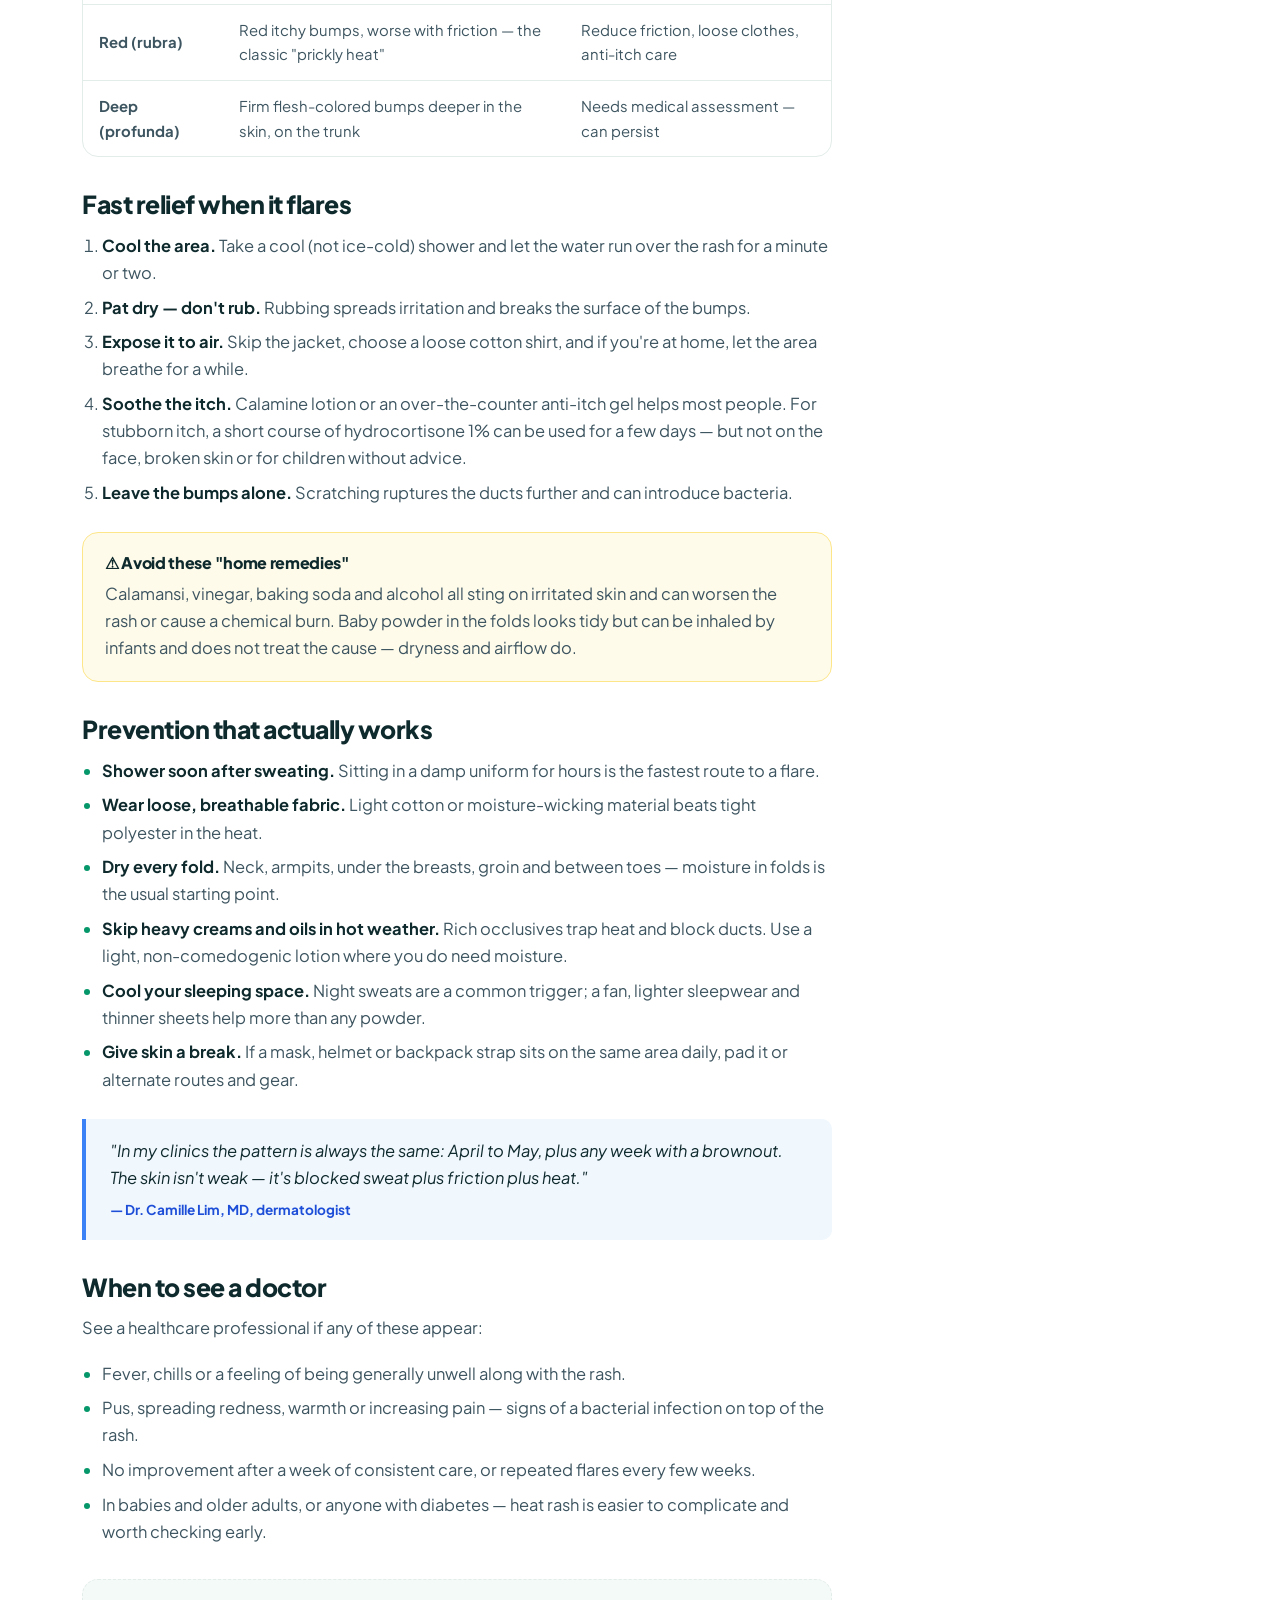
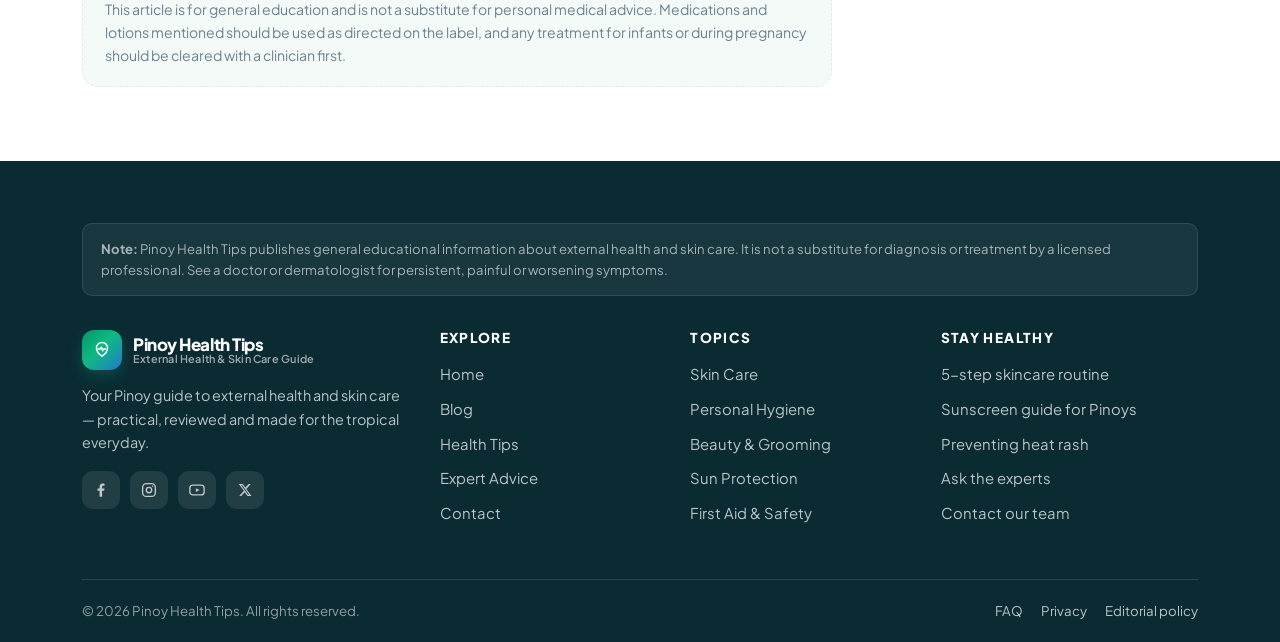
<file: article-heat-rash.html>
<!DOCTYPE html>
<html lang="en">
<head>
  <meta charset="UTF-8">
  <meta name="viewport" content="width=device-width, initial-scale=1.0">
  <title>Beat the Hapdi: Preventing and Soothing Heat Rash — Pinoy Health Tips</title>
  <meta name="description" content="Why prickly heat (butil) flares up in hot, humid Philippine weather, how to soothe it quickly, and the daily habits that stop it from coming back.">
  <link rel="icon" href="data:image/svg+xml,%3Csvg xmlns='http://www.w3.org/2000/svg' viewBox='0 0 32 32'%3E%3Crect width='32' height='32' rx='8' fill='%23059669'/%3E%3Cpath d='M16 25c5-3.5 8-7.5 8-12a8 8 0 0 0-16 0c0 4.5 3 8.5 8 12z' fill='none' stroke='white' stroke-width='2.2' stroke-linejoin='round'/%3E%3Cpath d='M10.5 14.5h3l1.6-2.6L17 17l1.4-2.5h3' fill='none' stroke='white' stroke-width='2.2' stroke-linecap='round' stroke-linejoin='round'/%3E%3C/svg%3E">
  <link rel="preconnect" href="https://fonts.googleapis.com">
  <link rel="preconnect" href="https://fonts.gstatic.com" crossorigin>
  <link href="https://fonts.googleapis.com/css2?family=Plus+Jakarta+Sans:wght@400;500;600;700;800&display=swap" rel="stylesheet">
  <link rel="stylesheet" href="css/styles.css">
</head>
<body>

  <!-- ================= HEADER ================= -->
  <header class="site-header">
    <div class="container header-inner">
      <a class="brand" href="index.html">
        <span class="brand-mark">
          <svg width="22" height="22" viewBox="0 0 32 32" fill="none" aria-hidden="true">
            <path d="M16 25c5-3.5 8-7.5 8-12a8 8 0 0 0-16 0c0 4.5 3 8.5 8 12z" stroke="#fff" stroke-width="2.2" stroke-linejoin="round"/>
            <path d="M10.5 14.5h3l1.6-2.6L17 17l1.4-2.5h3" stroke="#fff" stroke-width="2.2" stroke-linecap="round" stroke-linejoin="round"/>
          </svg>
        </span>
        <span class="brand-text">
          <span class="brand-name">Pinoy Health Tips</span>
          <span class="brand-tag">External Health &amp; Skin Care Guide</span>
        </span>
      </a>

      <nav class="nav" id="site-nav" aria-label="Main navigation">
        <a href="index.html">Home</a>
        <a href="blog.html">Blog</a>
        <a href="tips.html">Health Tips</a>
        <a href="advice.html">Expert Advice</a>
        <a href="contact.html">Contact</a>
      </nav>

      <div class="header-cta">
        <a href="contact.html" class="btn btn-primary btn-sm">Ask an Expert</a>
        <button class="nav-toggle" type="button" aria-label="Toggle navigation" aria-controls="site-nav" aria-expanded="false"><span></span></button>
      </div>
    </div>
  </header>

  <!-- ================= PAGE HEAD ================= -->
  <section class="page-head" style="padding:34px 0 30px;">
    <div class="container">
      <nav class="breadcrumb" aria-label="Breadcrumb">
        <a href="index.html">Home</a> <span>/</span> <a href="blog.html">Blog</a> <span>/</span> <span class="cur">Beat the Hapdi</span>
      </nav>
      <p style="margin:0;">Heat &amp; Climate Care · Reviewed by Dr. Camille Lim, MD</p>
    </div>
  </section>

  <!-- ================= ARTICLE ================= -->
  <section class="section">
    <div class="container article-wrap">

      <article>
        <div class="article-hero-media media-teal">
          <span class="chip" style="position:absolute;top:16px;left:16px;background:rgba(255,255,255,.94);">Heat &amp; Climate</span>
          <svg viewBox="0 0 24 24" fill="none" stroke="#fff" stroke-width="1.4" stroke-linecap="round" stroke-linejoin="round" aria-hidden="true"><path d="M12 3a3 3 0 0 1 3 3v7.6a4.5 4.5 0 1 1-6 0V6a3 3 0 0 1 3-3z"/><circle cx="12" cy="17.4" r="1.9" fill="#fff" stroke="none"/></svg>
        </div>

        <h1>Beat the Hapdi: Preventing and Soothing Heat Rash</h1>

        <div class="article-meta">
          <span class="author-pill"><span class="mini">CL</span> Dr. Camille Lim, MD</span>
          <span>Sep 28, 2026</span>
          <span>5 min read</span>
          <span class="chip">Heat &amp; Climate</span>
        </div>

        <div class="prose">
          <div class="callout">
            <h4>🔑 The short version</h4>
            <ul>
              <li>Heat rash (prickly heat, <b>butil</b>) happens when sweat ducts get blocked and sweat traps under the skin.</li>
              <li>Fast relief: <b>cool shower, pat dry, loose cotton clothing</b>, and keep the area exposed to air.</li>
              <li>Most cases settle in <b>3 to 7 days</b> on their own.</li>
              <li>See a doctor if there is fever, pus, spreading pain, or if it does not improve within a week.</li>
            </ul>
          </div>

          <p>That prickly, stinging itch that shows up on the neck, chest, back or skin folds during the hottest months has a medical name — <strong>miliaria</strong> — and a very ordinary cause: sweat that cannot get out.</p>

          <p>In tropical heat, sweat glands work overtime. When sweat sits on the skin — blocked by tight clothing, heavy creams, constant humidity or simply not drying off well — it irritates the duct and leaks into nearby skin layers. The immune system reacts, and you get the familiar crop of tiny itchy bumps.</p>

          <h2 id="types">The four types you'll meet</h2>
          <div class="table-wrap">
            <table>
              <thead>
                <tr><th>Type</th><th>What it looks like</th><th>What to do</th></tr>
              </thead>
              <tbody>
                <tr><td><b>Crystallic</b></td><td>Tiny clear blisters, no itch; common in infants</td><td>Usually clears alone within days</td></tr>
                <tr><td><b>Clear</b></td><td>Small clear bumps, strong itch, comes and goes with heat</td><td>Cool down, keep dry, use calamine</td></tr>
                <tr><td><b>Red (rubra)</b></td><td>Red itchy bumps, worse with friction — the classic "prickly heat"</td><td>Reduce friction, loose clothes, anti-itch care</td></tr>
                <tr><td><b>Deep (profunda)</b></td><td>Firm flesh-colored bumps deeper in the skin, on the trunk</td><td>Needs medical assessment — can persist</td></tr>
              </tbody>
            </table>
          </div>

          <h2 id="relief">Fast relief when it flares</h2>
          <ol>
            <li><strong>Cool the area.</strong> Take a cool (not ice-cold) shower and let the water run over the rash for a minute or two.</li>
            <li><strong>Pat dry — don't rub.</strong> Rubbing spreads irritation and breaks the surface of the bumps.</li>
            <li><strong>Expose it to air.</strong> Skip the jacket, choose a loose cotton shirt, and if you're at home, let the area breathe for a while.</li>
            <li><strong>Soothe the itch.</strong> Calamine lotion or an over-the-counter anti-itch gel helps most people. For stubborn itch, a short course of hydrocortisone 1% can be used for a few days — but not on the face, broken skin or for children without advice.</li>
            <li><strong>Leave the bumps alone.</strong> Scratching ruptures the ducts further and can introduce bacteria.</li>
          </ol>

          <div class="callout warn">
            <h4>⚠ Avoid these "home remedies"</h4>
            <p>Calamansi, vinegar, baking soda and alcohol all sting on irritated skin and can worsen the rash or cause a chemical burn. Baby powder in the folds looks tidy but can be inhaled by infants and does not treat the cause — dryness and airflow do.</p>
          </div>

          <h2 id="prevent">Prevention that actually works</h2>
          <ul>
            <li><strong>Shower soon after sweating.</strong> Sitting in a damp uniform for hours is the fastest route to a flare.</li>
            <li><strong>Wear loose, breathable fabric.</strong> Light cotton or moisture-wicking material beats tight polyester in the heat.</li>
            <li><strong>Dry every fold.</strong> Neck, armpits, under the breasts, groin and between toes — moisture in folds is the usual starting point.</li>
            <li><strong>Skip heavy creams and oils in hot weather.</strong> Rich occlusives trap heat and block ducts. Use a light, non-comedogenic lotion where you do need moisture.</li>
            <li><strong>Cool your sleeping space.</strong> Night sweats are a common trigger; a fan, lighter sleepwear and thinner sheets help more than any powder.</li>
            <li><strong>Give skin a break.</strong> If a mask, helmet or backpack strap sits on the same area daily, pad it or alternate routes and gear.</li>
          </ul>

          <div class="quote">
            "In my clinics the pattern is always the same: April to May, plus any week with a brownout. The skin isn't weak — it's blocked sweat plus friction plus heat."
            <footer>— Dr. Camille Lim, MD, dermatologist</footer>
          </div>

          <h2 id="doctor">When to see a doctor</h2>
          <p>See a healthcare professional if any of these appear:</p>
          <ul>
            <li>Fever, chills or a feeling of being generally unwell along with the rash.</li>
            <li>Pus, spreading redness, warmth or increasing pain — signs of a bacterial infection on top of the rash.</li>
            <li>No improvement after a week of consistent care, or repeated flares every few weeks.</li>
            <li>In babies and older adults, or anyone with diabetes — heat rash is easier to complicate and worth checking early.</li>
          </ul>

          <div class="disclaimer">
            This article is for general education and is not a substitute for personal medical advice. Medications and lotions mentioned should be used as directed on the label, and any treatment for infants or during pregnancy should be cleared with a clinician first.
          </div>
        </div>
      </article>

      <aside class="sidebar">
        <div class="widget">
          <h4>In this article</h4>
          <ul class="toc">
            <li><a href="#types">The four types you'll meet</a></li>
            <li><a href="#relief">Fast relief when it flares</a></li>
            <li><a href="#prevent">Prevention that actually works</a></li>
            <li><a href="#doctor">When to see a doctor</a></li>
          </ul>
        </div>

        <div class="widget">
          <h4>Related articles</h4>
          <ul class="widget-list">
            <li><a href="article-hygiene.html">The Everyday Hygiene Checklist</a><div class="sub">Hygiene · 6 min read</div></li>
            <li><a href="article-sunscreen.html">Sunscreen sa Tropical Heat</a><div class="sub">Sun Protection · 7 min read</div></li>
            <li><a href="article-hair-scalp.html">Sweaty Scalp, Oily Hair</a><div class="sub">Beauty · 6 min read</div></li>
          </ul>
        </div>

        <div class="widget-cta">
          <h4>Ask our panel</h4>
          <p>A rash that keeps coming back deserves a proper look. Send your question to our health professionals.</p>
          <a class="btn btn-sm" href="contact.html">Send a question</a>
        </div>
      </aside>

    </div>
  </section>

  <!-- ================= FOOTER ================= -->
  <footer class="site-footer">
    <div class="container">
      <div class="footer-note">
        <b>Note:</b> Pinoy Health Tips publishes general educational information about external health and skin care. It is not a substitute for diagnosis or treatment by a licensed professional. See a doctor or dermatologist for persistent, painful or worsening symptoms.
      </div>

      <div class="footer-grid">
        <div class="footer-brand">
          <a class="brand" href="index.html">
            <span class="brand-mark">
              <svg width="22" height="22" viewBox="0 0 32 32" fill="none" aria-hidden="true">
                <path d="M16 25c5-3.5 8-7.5 8-12a8 8 0 0 0-16 0c0 4.5 3 8.5 8 12z" stroke="#fff" stroke-width="2.2" stroke-linejoin="round"/>
                <path d="M10.5 14.5h3l1.6-2.6L17 17l1.4-2.5h3" stroke="#fff" stroke-width="2.2" stroke-linecap="round" stroke-linejoin="round"/>
              </svg>
            </span>
            <span class="brand-text">
              <span class="brand-name">Pinoy Health Tips</span>
              <span class="brand-tag" style="color:rgba(255,255,255,.6);">External Health &amp; Skin Care Guide</span>
            </span>
          </a>
          <p>Your Pinoy guide to external health and skin care — practical, reviewed and made for the tropical everyday.</p>
          <div class="socials">
            <a href="#" aria-label="Facebook"><svg width="18" height="18" viewBox="0 0 24 24" fill="currentColor" aria-hidden="true"><path d="M13.5 21v-8h2.7l.4-3.1h-3.1V7.9c0-.9.25-1.5 1.55-1.5h1.65V3.6c-.3 0-1.3-.13-2.45-.13-2.43 0-4.1 1.48-4.1 4.2v2.34H7.4V13h2.75v8h3.35z"/></svg></a>
            <a href="#" aria-label="Instagram"><svg width="18" height="18" viewBox="0 0 24 24" fill="none" stroke="currentColor" stroke-width="1.8" aria-hidden="true"><rect x="3.5" y="3.5" width="17" height="17" rx="5"/><circle cx="12" cy="12" r="3.6"/><circle cx="17" cy="7" r="1" fill="currentColor" stroke="none"/></svg></a>
            <a href="#" aria-label="YouTube"><svg width="18" height="18" viewBox="0 0 24 24" fill="none" stroke="currentColor" stroke-width="1.8" aria-hidden="true"><rect x="2.5" y="5.5" width="19" height="13" rx="4"/><path d="M10.5 9.5l5 2.5-5 2.5z" fill="currentColor" stroke="none"/></svg></a>
            <a href="#" aria-label="X"><svg width="16" height="16" viewBox="0 0 24 24" fill="currentColor" aria-hidden="true"><path d="M17.6 3h3l-6.6 7.5L21.7 21h-5.9l-4.3-5.6L6.4 21H3.3l7-8L2.6 3h6l3.9 5.2L17.6 3zm-1 16.2h1.7L7.9 4.7H6.1l10.5 14.5z"/></svg></a>
          </div>
        </div>

        <div>
          <h4>Explore</h4>
          <ul class="footer-links">
            <li><a href="index.html">Home</a></li>
            <li><a href="blog.html">Blog</a></li>
            <li><a href="tips.html">Health Tips</a></li>
            <li><a href="advice.html">Expert Advice</a></li>
            <li><a href="contact.html">Contact</a></li>
          </ul>
        </div>

        <div>
          <h4>Topics</h4>
          <ul class="footer-links">
            <li><a href="tips.html#skincare">Skin Care</a></li>
            <li><a href="tips.html#hygiene">Personal Hygiene</a></li>
            <li><a href="tips.html#beauty">Beauty &amp; Grooming</a></li>
            <li><a href="tips.html#sun">Sun Protection</a></li>
            <li><a href="tips.html#firstaid">First Aid &amp; Safety</a></li>
          </ul>
        </div>

        <div>
          <h4>Stay Healthy</h4>
          <ul class="footer-links">
            <li><a href="article-skincare-routine.html">5-step skincare routine</a></li>
            <li><a href="article-sunscreen.html">Sunscreen guide for Pinoys</a></li>
            <li><a href="article-heat-rash.html">Preventing heat rash</a></li>
            <li><a href="advice.html#qa">Ask the experts</a></li>
            <li><a href="contact.html">Contact our team</a></li>
          </ul>
        </div>
      </div>

      <div class="footer-bottom">
        <span>&copy; <span data-year>2026</span> Pinoy Health Tips. All rights reserved.</span>
        <ul>
          <li><a href="contact.html#faq">FAQ</a></li>
          <li><a href="contact.html">Privacy</a></li>
          <li><a href="contact.html">Editorial policy</a></li>
        </ul>
      </div>
    </div>
  </footer>

  <button class="back-top" type="button" aria-label="Back to top">
    <svg width="18" height="18" viewBox="0 0 24 24" fill="none" stroke="currentColor" stroke-width="2.6" stroke-linecap="round" stroke-linejoin="round" aria-hidden="true"><path d="M12 19V5M6 11l6-6 6 6"/></svg>
  </button>

  <script src="js/main.js"></script>
</body>
</html>
</file>
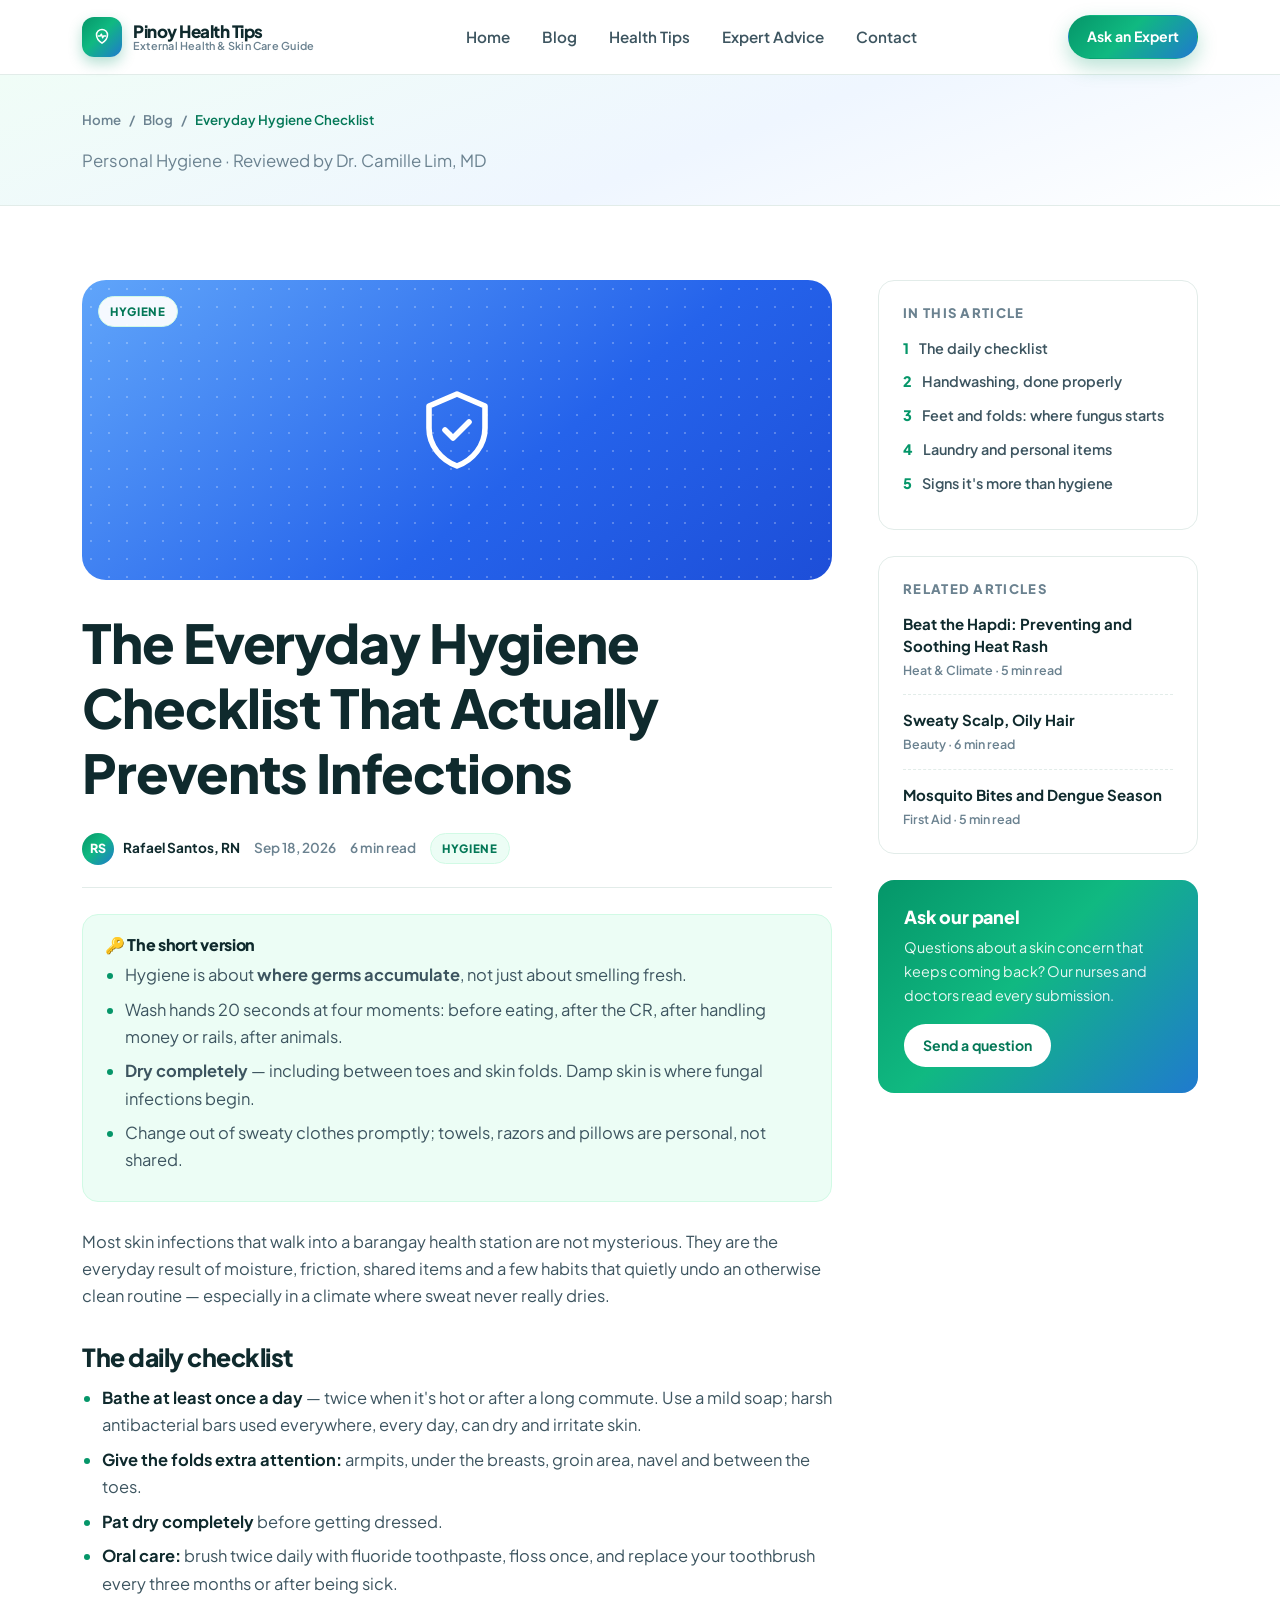
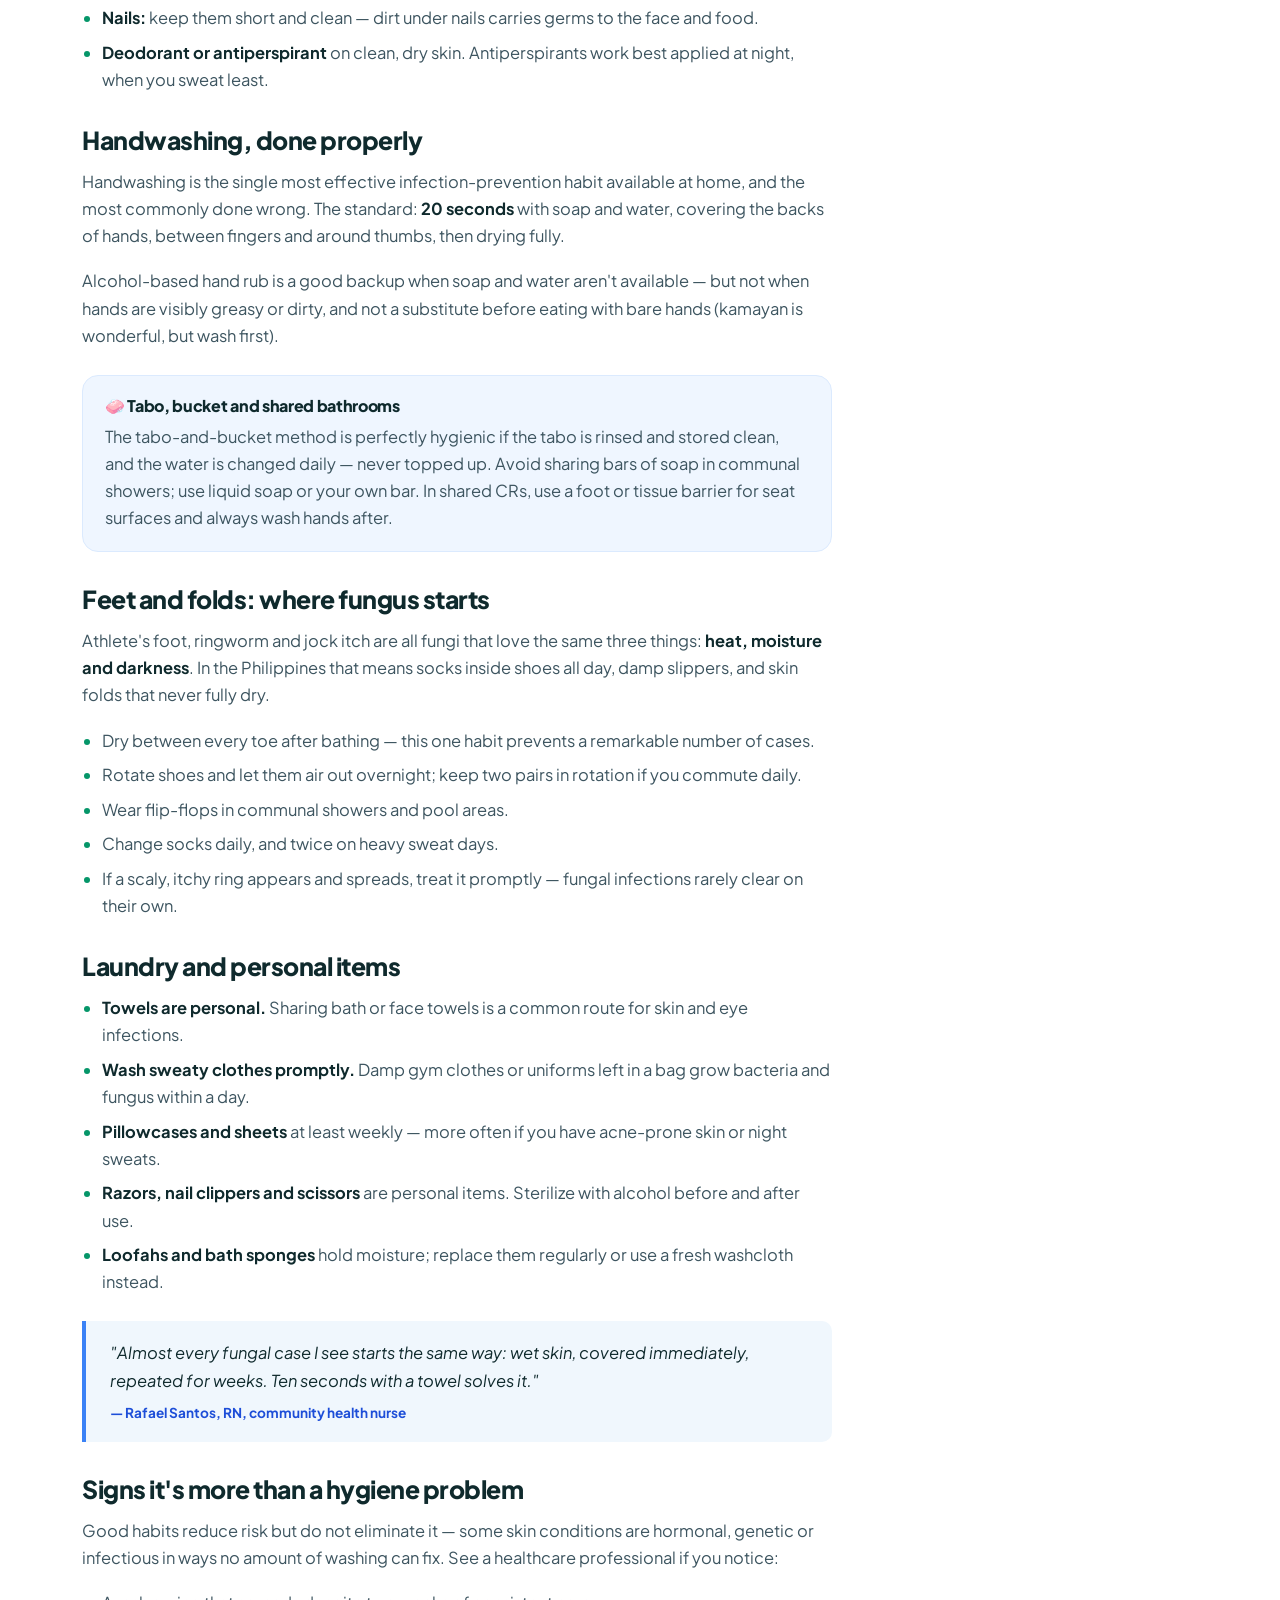
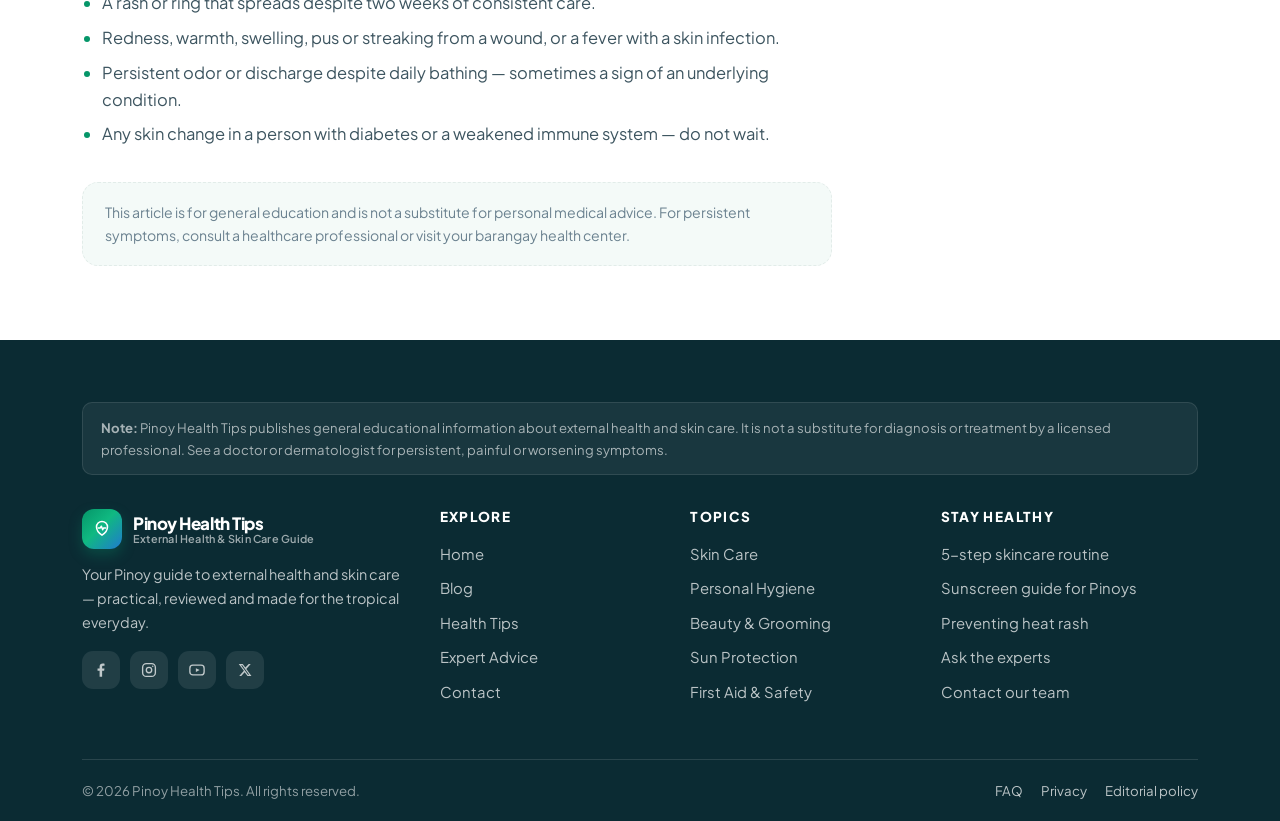
<file: article-hygiene.html>
<!DOCTYPE html>
<html lang="en">
<head>
  <meta charset="UTF-8">
  <meta name="viewport" content="width=device-width, initial-scale=1.0">
  <title>The Everyday Hygiene Checklist That Actually Prevents Infections — Pinoy Health Tips</title>
  <meta name="description" content="Practical daily hygiene habits for Filipinos: bathing, handwashing, foot care, laundry and the small mistakes that undo a clean routine.">
  <link rel="icon" href="data:image/svg+xml,%3Csvg xmlns='http://www.w3.org/2000/svg' viewBox='0 0 32 32'%3E%3Crect width='32' height='32' rx='8' fill='%23059669'/%3E%3Cpath d='M16 25c5-3.5 8-7.5 8-12a8 8 0 0 0-16 0c0 4.5 3 8.5 8 12z' fill='none' stroke='white' stroke-width='2.2' stroke-linejoin='round'/%3E%3Cpath d='M10.5 14.5h3l1.6-2.6L17 17l1.4-2.5h3' fill='none' stroke='white' stroke-width='2.2' stroke-linecap='round' stroke-linejoin='round'/%3E%3C/svg%3E">
  <link rel="preconnect" href="https://fonts.googleapis.com">
  <link rel="preconnect" href="https://fonts.gstatic.com" crossorigin>
  <link href="https://fonts.googleapis.com/css2?family=Plus+Jakarta+Sans:wght@400;500;600;700;800&display=swap" rel="stylesheet">
  <link rel="stylesheet" href="css/styles.css">
</head>
<body>

  <!-- ================= HEADER ================= -->
  <header class="site-header">
    <div class="container header-inner">
      <a class="brand" href="index.html">
        <span class="brand-mark">
          <svg width="22" height="22" viewBox="0 0 32 32" fill="none" aria-hidden="true">
            <path d="M16 25c5-3.5 8-7.5 8-12a8 8 0 0 0-16 0c0 4.5 3 8.5 8 12z" stroke="#fff" stroke-width="2.2" stroke-linejoin="round"/>
            <path d="M10.5 14.5h3l1.6-2.6L17 17l1.4-2.5h3" stroke="#fff" stroke-width="2.2" stroke-linecap="round" stroke-linejoin="round"/>
          </svg>
        </span>
        <span class="brand-text">
          <span class="brand-name">Pinoy Health Tips</span>
          <span class="brand-tag">External Health &amp; Skin Care Guide</span>
        </span>
      </a>

      <nav class="nav" id="site-nav" aria-label="Main navigation">
        <a href="index.html">Home</a>
        <a href="blog.html">Blog</a>
        <a href="tips.html">Health Tips</a>
        <a href="advice.html">Expert Advice</a>
        <a href="contact.html">Contact</a>
      </nav>

      <div class="header-cta">
        <a href="contact.html" class="btn btn-primary btn-sm">Ask an Expert</a>
        <button class="nav-toggle" type="button" aria-label="Toggle navigation" aria-controls="site-nav" aria-expanded="false"><span></span></button>
      </div>
    </div>
  </header>

  <!-- ================= PAGE HEAD ================= -->
  <section class="page-head" style="padding:34px 0 30px;">
    <div class="container">
      <nav class="breadcrumb" aria-label="Breadcrumb">
        <a href="index.html">Home</a> <span>/</span> <a href="blog.html">Blog</a> <span>/</span> <span class="cur">Everyday Hygiene Checklist</span>
      </nav>
      <p style="margin:0;">Personal Hygiene · Reviewed by Dr. Camille Lim, MD</p>
    </div>
  </section>

  <!-- ================= ARTICLE ================= -->
  <section class="section">
    <div class="container article-wrap">

      <article>
        <div class="article-hero-media media-blue">
          <span class="chip" style="position:absolute;top:16px;left:16px;background:rgba(255,255,255,.94);">Hygiene</span>
          <svg viewBox="0 0 24 24" fill="none" stroke="#fff" stroke-width="1.4" stroke-linecap="round" stroke-linejoin="round" aria-hidden="true"><path d="M12 3l7 3v5.5c0 4.4-3 8-7 9.5-4-1.5-7-5.1-7-9.5V6l7-3z"/><path d="M9 12l2 2 4-4"/></svg>
        </div>

        <h1>The Everyday Hygiene Checklist That Actually Prevents Infections</h1>

        <div class="article-meta">
          <span class="author-pill"><span class="mini">RS</span> Rafael Santos, RN</span>
          <span>Sep 18, 2026</span>
          <span>6 min read</span>
          <span class="chip">Hygiene</span>
        </div>

        <div class="prose">
          <div class="callout">
            <h4>🔑 The short version</h4>
            <ul>
              <li>Hygiene is about <b>where germs accumulate</b>, not just about smelling fresh.</li>
              <li>Wash hands 20 seconds at four moments: before eating, after the CR, after handling money or rails, after animals.</li>
              <li><b>Dry completely</b> — including between toes and skin folds. Damp skin is where fungal infections begin.</li>
              <li>Change out of sweaty clothes promptly; towels, razors and pillows are personal, not shared.</li>
            </ul>
          </div>

          <p>Most skin infections that walk into a barangay health station are not mysterious. They are the everyday result of moisture, friction, shared items and a few habits that quietly undo an otherwise clean routine — especially in a climate where sweat never really dries.</p>

          <h2 id="daily">The daily checklist</h2>
          <ul>
            <li><strong>Bathe at least once a day</strong> — twice when it's hot or after a long commute. Use a mild soap; harsh antibacterial bars used everywhere, every day, can dry and irritate skin.</li>
            <li><strong>Give the folds extra attention:</strong> armpits, under the breasts, groin area, navel and between the toes.</li>
            <li><strong>Pat dry completely</strong> before getting dressed.</li>
            <li><strong>Oral care:</strong> brush twice daily with fluoride toothpaste, floss once, and replace your toothbrush every three months or after being sick.</li>
            <li><strong>Nails:</strong> keep them short and clean — dirt under nails carries germs to the face and food.</li>
            <li><strong>Deodorant or antiperspirant</strong> on clean, dry skin. Antiperspirants work best applied at night, when you sweat least.</li>
          </ul>

          <h2 id="hands">Handwashing, done properly</h2>
          <p>Handwashing is the single most effective infection-prevention habit available at home, and the most commonly done wrong. The standard: <strong>20 seconds</strong> with soap and water, covering the backs of hands, between fingers and around thumbs, then drying fully.</p>
          <p>Alcohol-based hand rub is a good backup when soap and water aren't available — but not when hands are visibly greasy or dirty, and not a substitute before eating with bare hands (kamayan is wonderful, but wash first).</p>

          <div class="callout blue">
            <h4>🧼 Tabo, bucket and shared bathrooms</h4>
            <p>The tabo-and-bucket method is perfectly hygienic if the tabo is rinsed and stored clean, and the water is changed daily — never topped up. Avoid sharing bars of soap in communal showers; use liquid soap or your own bar. In shared CRs, use a foot or tissue barrier for seat surfaces and always wash hands after.</p>
          </div>

          <h2 id="feet">Feet and folds: where fungus starts</h2>
          <p>Athlete's foot, ringworm and jock itch are all fungi that love the same three things: <strong>heat, moisture and darkness</strong>. In the Philippines that means socks inside shoes all day, damp slippers, and skin folds that never fully dry.</p>
          <ul>
            <li>Dry between every toe after bathing — this one habit prevents a remarkable number of cases.</li>
            <li>Rotate shoes and let them air out overnight; keep two pairs in rotation if you commute daily.</li>
            <li>Wear flip-flops in communal showers and pool areas.</li>
            <li>Change socks daily, and twice on heavy sweat days.</li>
            <li>If a scaly, itchy ring appears and spreads, treat it promptly — fungal infections rarely clear on their own.</li>
          </ul>

          <h2 id="laundry">Laundry and personal items</h2>
          <ul>
            <li><strong>Towels are personal.</strong> Sharing bath or face towels is a common route for skin and eye infections.</li>
            <li><strong>Wash sweaty clothes promptly.</strong> Damp gym clothes or uniforms left in a bag grow bacteria and fungus within a day.</li>
            <li><strong>Pillowcases and sheets</strong> at least weekly — more often if you have acne-prone skin or night sweats.</li>
            <li><strong>Razors, nail clippers and scissors</strong> are personal items. Sterilize with alcohol before and after use.</li>
            <li><strong>Loofahs and bath sponges</strong> hold moisture; replace them regularly or use a fresh washcloth instead.</li>
          </ul>

          <div class="quote">
            "Almost every fungal case I see starts the same way: wet skin, covered immediately, repeated for weeks. Ten seconds with a towel solves it."
            <footer>— Rafael Santos, RN, community health nurse</footer>
          </div>

          <h2 id="signs">Signs it's more than a hygiene problem</h2>
          <p>Good habits reduce risk but do not eliminate it — some skin conditions are hormonal, genetic or infectious in ways no amount of washing can fix. See a healthcare professional if you notice:</p>
          <ul>
            <li>A rash or ring that spreads despite two weeks of consistent care.</li>
            <li>Redness, warmth, swelling, pus or streaking from a wound, or a fever with a skin infection.</li>
            <li>Persistent odor or discharge despite daily bathing — sometimes a sign of an underlying condition.</li>
            <li>Any skin change in a person with diabetes or a weakened immune system — do not wait.</li>
          </ul>

          <div class="disclaimer">
            This article is for general education and is not a substitute for personal medical advice. For persistent symptoms, consult a healthcare professional or visit your barangay health center.
          </div>
        </div>
      </article>

      <aside class="sidebar">
        <div class="widget">
          <h4>In this article</h4>
          <ul class="toc">
            <li><a href="#daily">The daily checklist</a></li>
            <li><a href="#hands">Handwashing, done properly</a></li>
            <li><a href="#feet">Feet and folds: where fungus starts</a></li>
            <li><a href="#laundry">Laundry and personal items</a></li>
            <li><a href="#signs">Signs it's more than hygiene</a></li>
          </ul>
        </div>

        <div class="widget">
          <h4>Related articles</h4>
          <ul class="widget-list">
            <li><a href="article-heat-rash.html">Beat the Hapdi: Preventing and Soothing Heat Rash</a><div class="sub">Heat &amp; Climate · 5 min read</div></li>
            <li><a href="article-hair-scalp.html">Sweaty Scalp, Oily Hair</a><div class="sub">Beauty · 6 min read</div></li>
            <li><a href="article-mosquito.html">Mosquito Bites and Dengue Season</a><div class="sub">First Aid · 5 min read</div></li>
          </ul>
        </div>

        <div class="widget-cta">
          <h4>Ask our panel</h4>
          <p>Questions about a skin concern that keeps coming back? Our nurses and doctors read every submission.</p>
          <a class="btn btn-sm" href="contact.html">Send a question</a>
        </div>
      </aside>

    </div>
  </section>

  <!-- ================= FOOTER ================= -->
  <footer class="site-footer">
    <div class="container">
      <div class="footer-note">
        <b>Note:</b> Pinoy Health Tips publishes general educational information about external health and skin care. It is not a substitute for diagnosis or treatment by a licensed professional. See a doctor or dermatologist for persistent, painful or worsening symptoms.
      </div>

      <div class="footer-grid">
        <div class="footer-brand">
          <a class="brand" href="index.html">
            <span class="brand-mark">
              <svg width="22" height="22" viewBox="0 0 32 32" fill="none" aria-hidden="true">
                <path d="M16 25c5-3.5 8-7.5 8-12a8 8 0 0 0-16 0c0 4.5 3 8.5 8 12z" stroke="#fff" stroke-width="2.2" stroke-linejoin="round"/>
                <path d="M10.5 14.5h3l1.6-2.6L17 17l1.4-2.5h3" stroke="#fff" stroke-width="2.2" stroke-linecap="round" stroke-linejoin="round"/>
              </svg>
            </span>
            <span class="brand-text">
              <span class="brand-name">Pinoy Health Tips</span>
              <span class="brand-tag" style="color:rgba(255,255,255,.6);">External Health &amp; Skin Care Guide</span>
            </span>
          </a>
          <p>Your Pinoy guide to external health and skin care — practical, reviewed and made for the tropical everyday.</p>
          <div class="socials">
            <a href="#" aria-label="Facebook"><svg width="18" height="18" viewBox="0 0 24 24" fill="currentColor" aria-hidden="true"><path d="M13.5 21v-8h2.7l.4-3.1h-3.1V7.9c0-.9.25-1.5 1.55-1.5h1.65V3.6c-.3 0-1.3-.13-2.45-.13-2.43 0-4.1 1.48-4.1 4.2v2.34H7.4V13h2.75v8h3.35z"/></svg></a>
            <a href="#" aria-label="Instagram"><svg width="18" height="18" viewBox="0 0 24 24" fill="none" stroke="currentColor" stroke-width="1.8" aria-hidden="true"><rect x="3.5" y="3.5" width="17" height="17" rx="5"/><circle cx="12" cy="12" r="3.6"/><circle cx="17" cy="7" r="1" fill="currentColor" stroke="none"/></svg></a>
            <a href="#" aria-label="YouTube"><svg width="18" height="18" viewBox="0 0 24 24" fill="none" stroke="currentColor" stroke-width="1.8" aria-hidden="true"><rect x="2.5" y="5.5" width="19" height="13" rx="4"/><path d="M10.5 9.5l5 2.5-5 2.5z" fill="currentColor" stroke="none"/></svg></a>
            <a href="#" aria-label="X"><svg width="16" height="16" viewBox="0 0 24 24" fill="currentColor" aria-hidden="true"><path d="M17.6 3h3l-6.6 7.5L21.7 21h-5.9l-4.3-5.6L6.4 21H3.3l7-8L2.6 3h6l3.9 5.2L17.6 3zm-1 16.2h1.7L7.9 4.7H6.1l10.5 14.5z"/></svg></a>
          </div>
        </div>

        <div>
          <h4>Explore</h4>
          <ul class="footer-links">
            <li><a href="index.html">Home</a></li>
            <li><a href="blog.html">Blog</a></li>
            <li><a href="tips.html">Health Tips</a></li>
            <li><a href="advice.html">Expert Advice</a></li>
            <li><a href="contact.html">Contact</a></li>
          </ul>
        </div>

        <div>
          <h4>Topics</h4>
          <ul class="footer-links">
            <li><a href="tips.html#skincare">Skin Care</a></li>
            <li><a href="tips.html#hygiene">Personal Hygiene</a></li>
            <li><a href="tips.html#beauty">Beauty &amp; Grooming</a></li>
            <li><a href="tips.html#sun">Sun Protection</a></li>
            <li><a href="tips.html#firstaid">First Aid &amp; Safety</a></li>
          </ul>
        </div>

        <div>
          <h4>Stay Healthy</h4>
          <ul class="footer-links">
            <li><a href="article-skincare-routine.html">5-step skincare routine</a></li>
            <li><a href="article-sunscreen.html">Sunscreen guide for Pinoys</a></li>
            <li><a href="article-heat-rash.html">Preventing heat rash</a></li>
            <li><a href="advice.html#qa">Ask the experts</a></li>
            <li><a href="contact.html">Contact our team</a></li>
          </ul>
        </div>
      </div>

      <div class="footer-bottom">
        <span>&copy; <span data-year>2026</span> Pinoy Health Tips. All rights reserved.</span>
        <ul>
          <li><a href="contact.html#faq">FAQ</a></li>
          <li><a href="contact.html">Privacy</a></li>
          <li><a href="contact.html">Editorial policy</a></li>
        </ul>
      </div>
    </div>
  </footer>

  <button class="back-top" type="button" aria-label="Back to top">
    <svg width="18" height="18" viewBox="0 0 24 24" fill="none" stroke="currentColor" stroke-width="2.6" stroke-linecap="round" stroke-linejoin="round" aria-hidden="true"><path d="M12 19V5M6 11l6-6 6 6"/></svg>
  </button>

  <script src="js/main.js"></script>
</body>
</html>
</file>
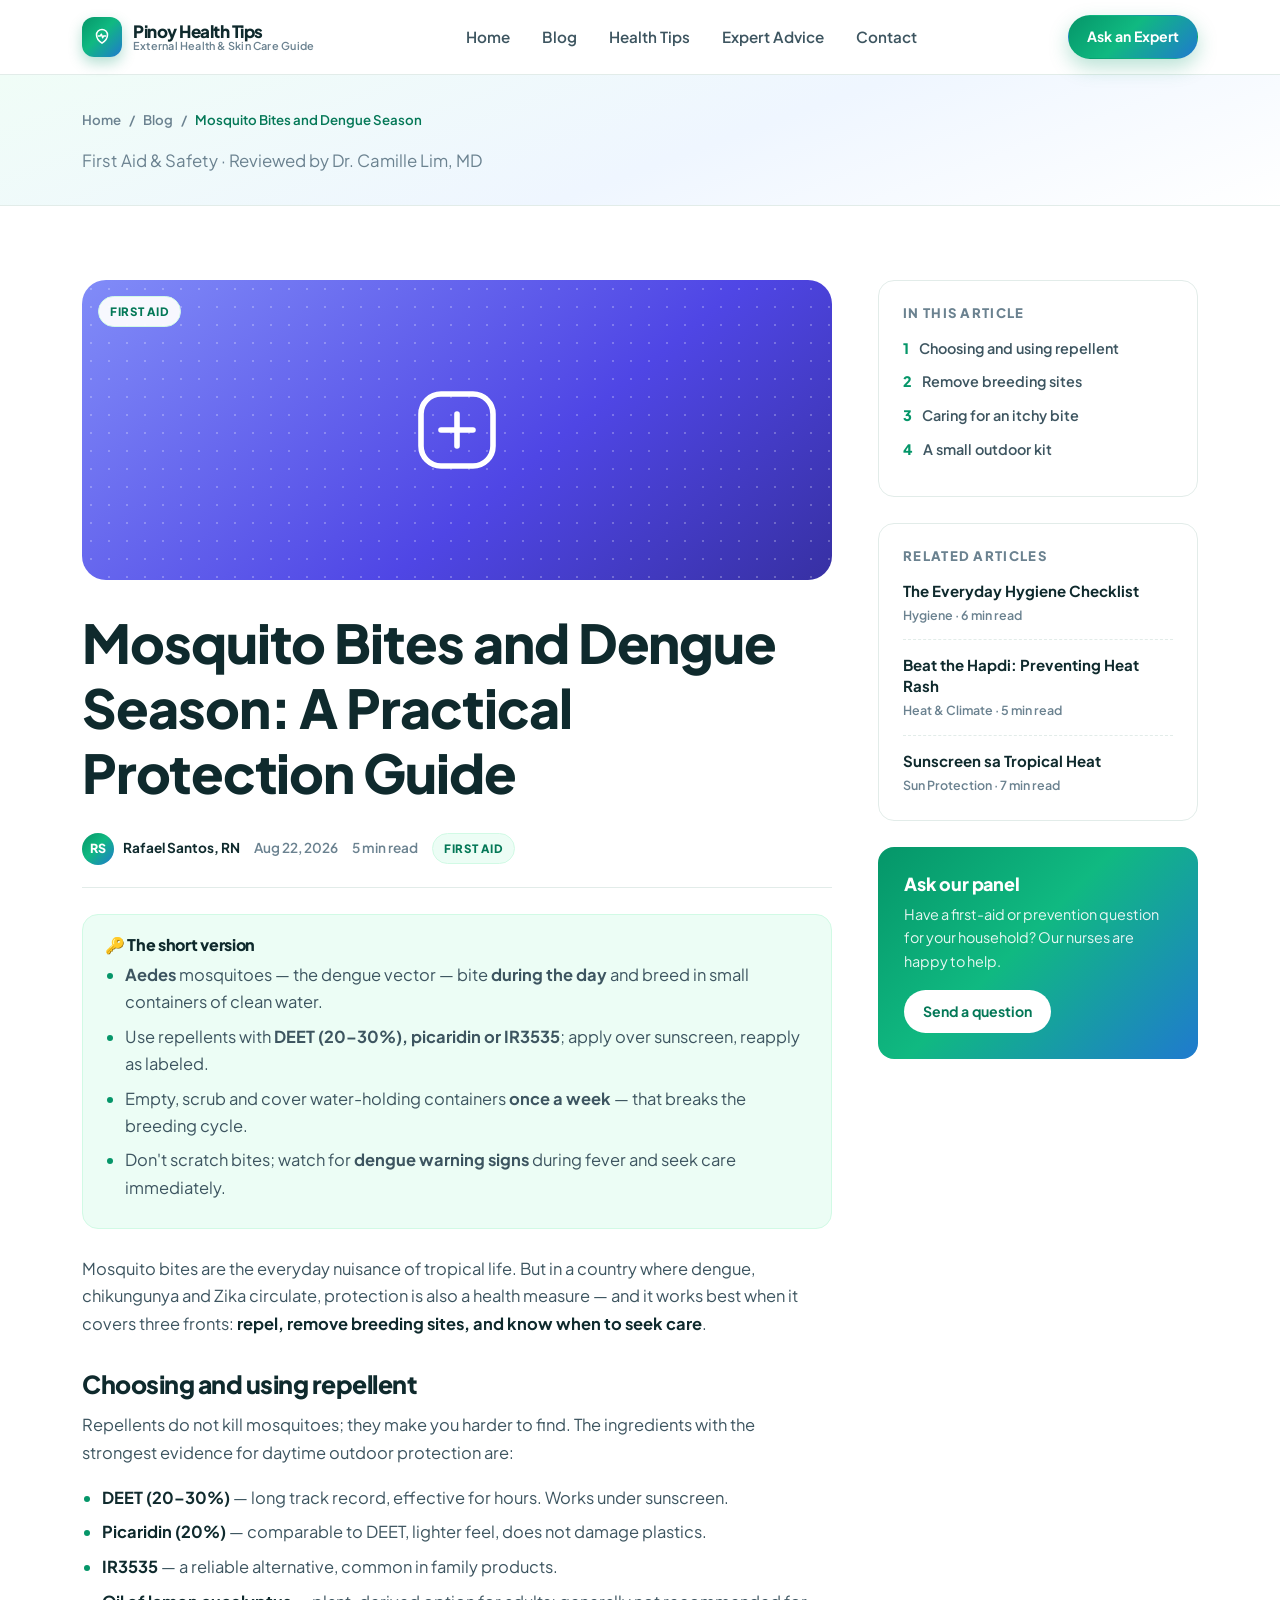
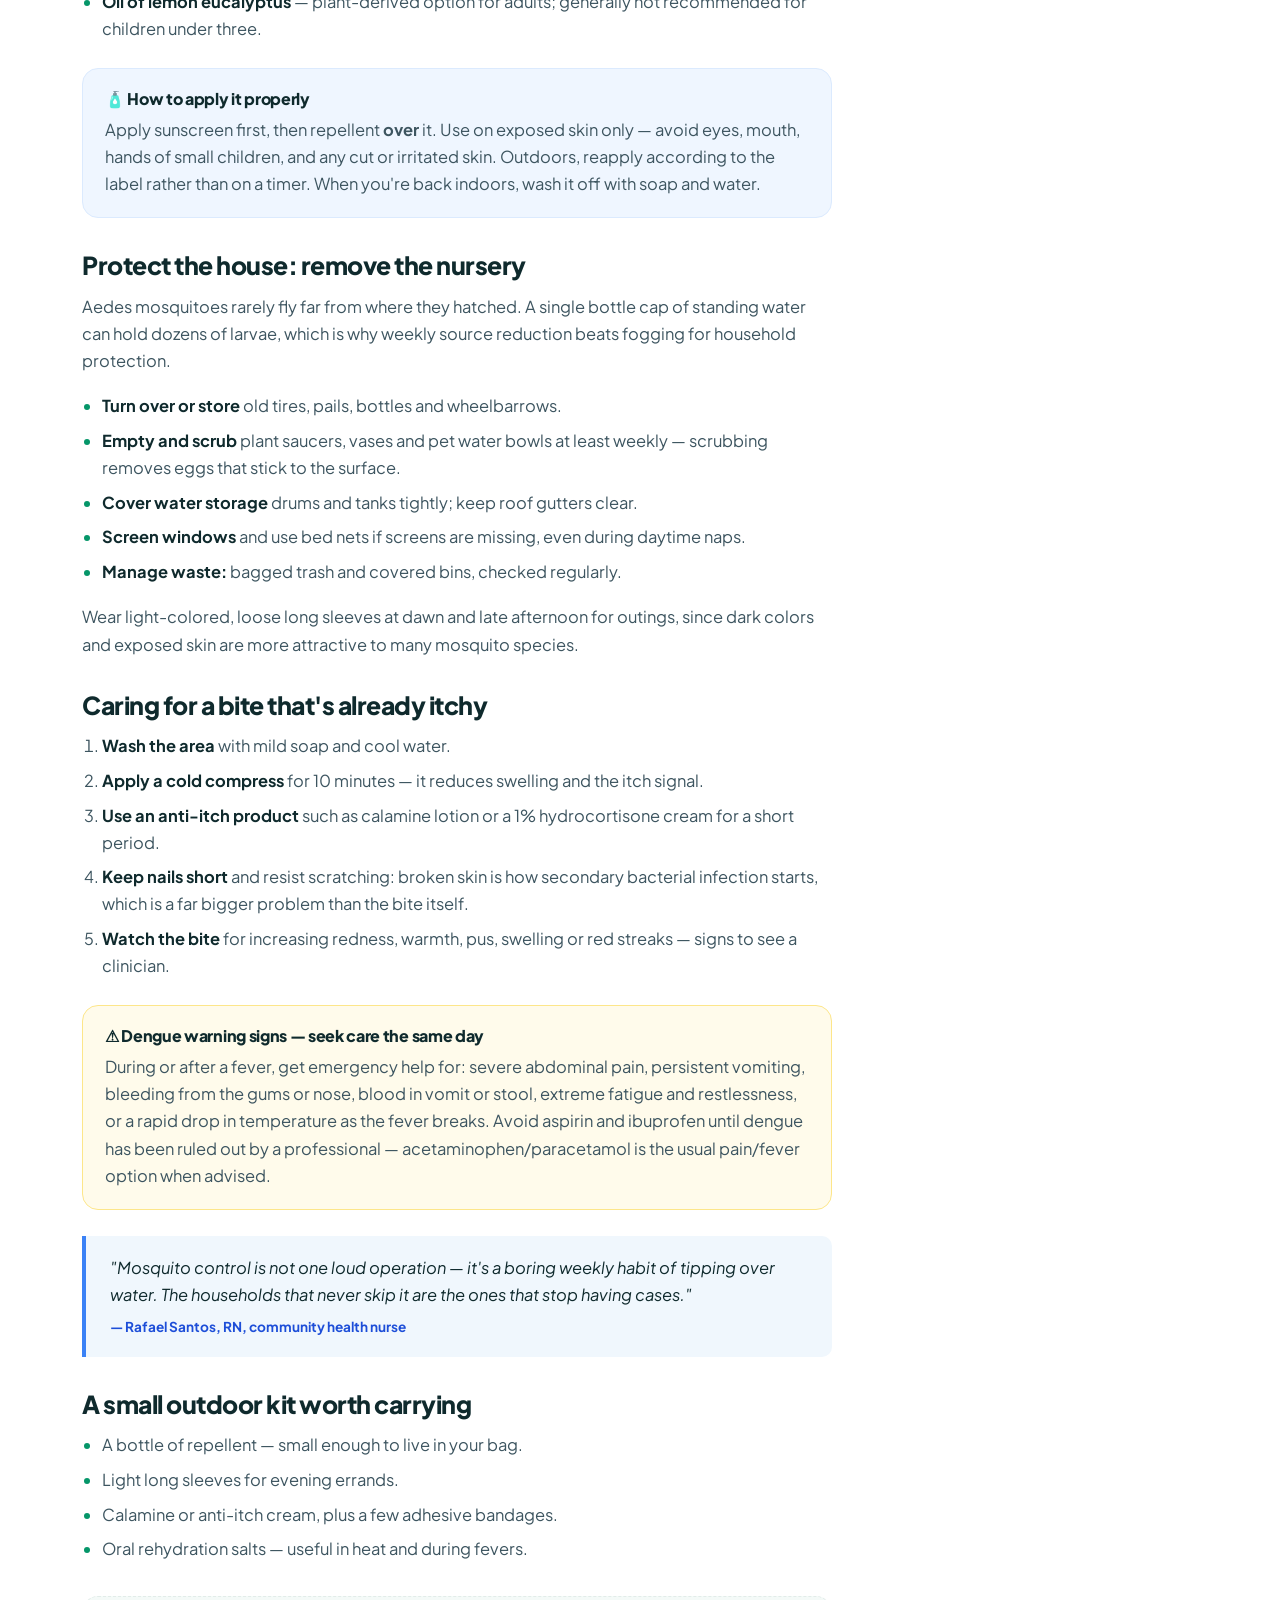
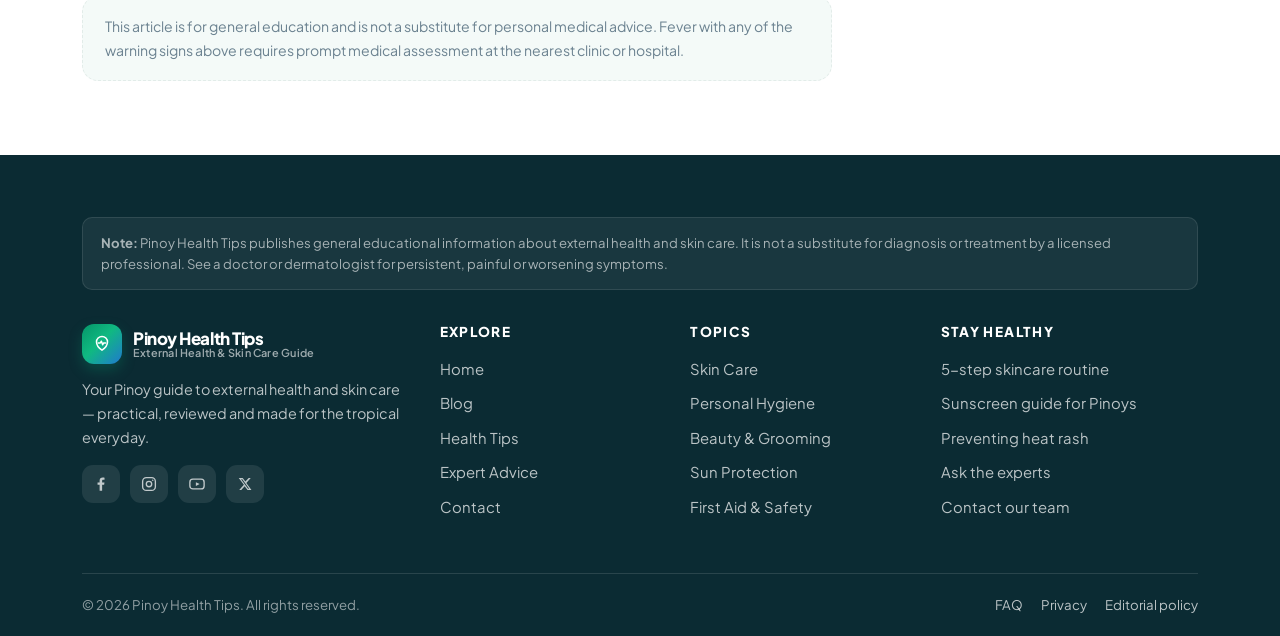
<file: article-mosquito.html>
<!DOCTYPE html>
<html lang="en">
<head>
  <meta charset="UTF-8">
  <meta name="viewport" content="width=device-width, initial-scale=1.0">
  <title>Mosquito Bites and Dengue Season: A Practical Protection Guide — Pinoy Health Tips</title>
  <meta name="description" content="How to use repellents safely, protect your home from Aedes mosquitoes, care for itchy bites, and recognize dengue warning signs.">
  <link rel="icon" href="data:image/svg+xml,%3Csvg xmlns='http://www.w3.org/2000/svg' viewBox='0 0 32 32'%3E%3Crect width='32' height='32' rx='8' fill='%23059669'/%3E%3Cpath d='M16 25c5-3.5 8-7.5 8-12a8 8 0 0 0-16 0c0 4.5 3 8.5 8 12z' fill='none' stroke='white' stroke-width='2.2' stroke-linejoin='round'/%3E%3Cpath d='M10.5 14.5h3l1.6-2.6L17 17l1.4-2.5h3' fill='none' stroke='white' stroke-width='2.2' stroke-linecap='round' stroke-linejoin='round'/%3E%3C/svg%3E">
  <link rel="preconnect" href="https://fonts.googleapis.com">
  <link rel="preconnect" href="https://fonts.gstatic.com" crossorigin>
  <link href="https://fonts.googleapis.com/css2?family=Plus+Jakarta+Sans:wght@400;500;600;700;800&display=swap" rel="stylesheet">
  <link rel="stylesheet" href="css/styles.css">
</head>
<body>

  <!-- ================= HEADER ================= -->
  <header class="site-header">
    <div class="container header-inner">
      <a class="brand" href="index.html">
        <span class="brand-mark">
          <svg width="22" height="22" viewBox="0 0 32 32" fill="none" aria-hidden="true">
            <path d="M16 25c5-3.5 8-7.5 8-12a8 8 0 0 0-16 0c0 4.5 3 8.5 8 12z" stroke="#fff" stroke-width="2.2" stroke-linejoin="round"/>
            <path d="M10.5 14.5h3l1.6-2.6L17 17l1.4-2.5h3" stroke="#fff" stroke-width="2.2" stroke-linecap="round" stroke-linejoin="round"/>
          </svg>
        </span>
        <span class="brand-text">
          <span class="brand-name">Pinoy Health Tips</span>
          <span class="brand-tag">External Health &amp; Skin Care Guide</span>
        </span>
      </a>

      <nav class="nav" id="site-nav" aria-label="Main navigation">
        <a href="index.html">Home</a>
        <a href="blog.html">Blog</a>
        <a href="tips.html">Health Tips</a>
        <a href="advice.html">Expert Advice</a>
        <a href="contact.html">Contact</a>
      </nav>

      <div class="header-cta">
        <a href="contact.html" class="btn btn-primary btn-sm">Ask an Expert</a>
        <button class="nav-toggle" type="button" aria-label="Toggle navigation" aria-controls="site-nav" aria-expanded="false"><span></span></button>
      </div>
    </div>
  </header>

  <!-- ================= PAGE HEAD ================= -->
  <section class="page-head" style="padding:34px 0 30px;">
    <div class="container">
      <nav class="breadcrumb" aria-label="Breadcrumb">
        <a href="index.html">Home</a> <span>/</span> <a href="blog.html">Blog</a> <span>/</span> <span class="cur">Mosquito Bites and Dengue Season</span>
      </nav>
      <p style="margin:0;">First Aid &amp; Safety · Reviewed by Dr. Camille Lim, MD</p>
    </div>
  </section>

  <!-- ================= ARTICLE ================= -->
  <section class="section">
    <div class="container article-wrap">

      <article>
        <div class="article-hero-media media-indigo">
          <span class="chip" style="position:absolute;top:16px;left:16px;background:rgba(255,255,255,.94);">First Aid</span>
          <svg viewBox="0 0 24 24" fill="none" stroke="#fff" stroke-width="1.4" stroke-linecap="round" stroke-linejoin="round" aria-hidden="true"><rect x="3" y="3" width="18" height="18" rx="5"/><path d="M12 8v8M8 12h8"/></svg>
        </div>

        <h1>Mosquito Bites and Dengue Season: A Practical Protection Guide</h1>

        <div class="article-meta">
          <span class="author-pill"><span class="mini">RS</span> Rafael Santos, RN</span>
          <span>Aug 22, 2026</span>
          <span>5 min read</span>
          <span class="chip">First Aid</span>
        </div>

        <div class="prose">
          <div class="callout">
            <h4>🔑 The short version</h4>
            <ul>
              <li><b>Aedes</b> mosquitoes — the dengue vector — bite <b>during the day</b> and breed in small containers of clean water.</li>
              <li>Use repellents with <b>DEET (20–30%), picaridin or IR3535</b>; apply over sunscreen, reapply as labeled.</li>
              <li>Empty, scrub and cover water-holding containers <b>once a week</b> — that breaks the breeding cycle.</li>
              <li>Don't scratch bites; watch for <b>dengue warning signs</b> during fever and seek care immediately.</li>
            </ul>
          </div>

          <p>Mosquito bites are the everyday nuisance of tropical life. But in a country where dengue, chikungunya and Zika circulate, protection is also a health measure — and it works best when it covers three fronts: <strong>repel, remove breeding sites, and know when to seek care</strong>.</p>

          <h2 id="repel">Choosing and using repellent</h2>
          <p>Repellents do not kill mosquitoes; they make you harder to find. The ingredients with the strongest evidence for daytime outdoor protection are:</p>
          <ul>
            <li><strong>DEET (20–30%)</strong> — long track record, effective for hours. Works under sunscreen.</li>
            <li><strong>Picaridin (20%)</strong> — comparable to DEET, lighter feel, does not damage plastics.</li>
            <li><strong>IR3535</strong> — a reliable alternative, common in family products.</li>
            <li><strong>Oil of lemon eucalyptus</strong> — plant-derived option for adults; generally not recommended for children under three.</li>
          </ul>
          <div class="callout blue">
            <h4>🧴 How to apply it properly</h4>
            <p>Apply sunscreen first, then repellent <b>over</b> it. Use on exposed skin only — avoid eyes, mouth, hands of small children, and any cut or irritated skin. Outdoors, reapply according to the label rather than on a timer. When you're back indoors, wash it off with soap and water.</p>
          </div>

          <h2 id="home">Protect the house: remove the nursery</h2>
          <p>Aedes mosquitoes rarely fly far from where they hatched. A single bottle cap of standing water can hold dozens of larvae, which is why weekly source reduction beats fogging for household protection.</p>
          <ul>
            <li><strong>Turn over or store</strong> old tires, pails, bottles and wheelbarrows.</li>
            <li><strong>Empty and scrub</strong> plant saucers, vases and pet water bowls at least weekly — scrubbing removes eggs that stick to the surface.</li>
            <li><strong>Cover water storage</strong> drums and tanks tightly; keep roof gutters clear.</li>
            <li><strong>Screen windows</strong> and use bed nets if screens are missing, even during daytime naps.</li>
            <li><strong>Manage waste:</strong> bagged trash and covered bins, checked regularly.</li>
          </ul>
          <p>Wear light-colored, loose long sleeves at dawn and late afternoon for outings, since dark colors and exposed skin are more attractive to many mosquito species.</p>

          <h2 id="bites">Caring for a bite that's already itchy</h2>
          <ol>
            <li><strong>Wash the area</strong> with mild soap and cool water.</li>
            <li><strong>Apply a cold compress</strong> for 10 minutes — it reduces swelling and the itch signal.</li>
            <li><strong>Use an anti-itch product</strong> such as calamine lotion or a 1% hydrocortisone cream for a short period.</li>
            <li><strong>Keep nails short</strong> and resist scratching: broken skin is how secondary bacterial infection starts, which is a far bigger problem than the bite itself.</li>
            <li><strong>Watch the bite</strong> for increasing redness, warmth, pus, swelling or red streaks — signs to see a clinician.</li>
          </ol>

          <div class="callout warn">
            <h4>⚠ Dengue warning signs — seek care the same day</h4>
            <p>During or after a fever, get emergency help for: severe abdominal pain, persistent vomiting, bleeding from the gums or nose, blood in vomit or stool, extreme fatigue and restlessness, or a rapid drop in temperature as the fever breaks. Avoid aspirin and ibuprofen until dengue has been ruled out by a professional — acetaminophen/paracetamol is the usual pain/fever option when advised.</p>
          </div>

          <div class="quote">
            "Mosquito control is not one loud operation — it's a boring weekly habit of tipping over water. The households that never skip it are the ones that stop having cases."
            <footer>— Rafael Santos, RN, community health nurse</footer>
          </div>

          <h2 id="kit">A small outdoor kit worth carrying</h2>
          <ul>
            <li>A bottle of repellent — small enough to live in your bag.</li>
            <li>Light long sleeves for evening errands.</li>
            <li>Calamine or anti-itch cream, plus a few adhesive bandages.</li>
            <li>Oral rehydration salts — useful in heat and during fevers.</li>
          </ul>

          <div class="disclaimer">
            This article is for general education and is not a substitute for personal medical advice. Fever with any of the warning signs above requires prompt medical assessment at the nearest clinic or hospital.
          </div>
        </div>
      </article>

      <aside class="sidebar">
        <div class="widget">
          <h4>In this article</h4>
          <ul class="toc">
            <li><a href="#repel">Choosing and using repellent</a></li>
            <li><a href="#home">Remove breeding sites</a></li>
            <li><a href="#bites">Caring for an itchy bite</a></li>
            <li><a href="#kit">A small outdoor kit</a></li>
          </ul>
        </div>

        <div class="widget">
          <h4>Related articles</h4>
          <ul class="widget-list">
            <li><a href="article-hygiene.html">The Everyday Hygiene Checklist</a><div class="sub">Hygiene · 6 min read</div></li>
            <li><a href="article-heat-rash.html">Beat the Hapdi: Preventing Heat Rash</a><div class="sub">Heat &amp; Climate · 5 min read</div></li>
            <li><a href="article-sunscreen.html">Sunscreen sa Tropical Heat</a><div class="sub">Sun Protection · 7 min read</div></li>
          </ul>
        </div>

        <div class="widget-cta">
          <h4>Ask our panel</h4>
          <p>Have a first-aid or prevention question for your household? Our nurses are happy to help.</p>
          <a class="btn btn-sm" href="contact.html">Send a question</a>
        </div>
      </aside>

    </div>
  </section>

  <!-- ================= FOOTER ================= -->
  <footer class="site-footer">
    <div class="container">
      <div class="footer-note">
        <b>Note:</b> Pinoy Health Tips publishes general educational information about external health and skin care. It is not a substitute for diagnosis or treatment by a licensed professional. See a doctor or dermatologist for persistent, painful or worsening symptoms.
      </div>

      <div class="footer-grid">
        <div class="footer-brand">
          <a class="brand" href="index.html">
            <span class="brand-mark">
              <svg width="22" height="22" viewBox="0 0 32 32" fill="none" aria-hidden="true">
                <path d="M16 25c5-3.5 8-7.5 8-12a8 8 0 0 0-16 0c0 4.5 3 8.5 8 12z" stroke="#fff" stroke-width="2.2" stroke-linejoin="round"/>
                <path d="M10.5 14.5h3l1.6-2.6L17 17l1.4-2.5h3" stroke="#fff" stroke-width="2.2" stroke-linecap="round" stroke-linejoin="round"/>
              </svg>
            </span>
            <span class="brand-text">
              <span class="brand-name">Pinoy Health Tips</span>
              <span class="brand-tag" style="color:rgba(255,255,255,.6);">External Health &amp; Skin Care Guide</span>
            </span>
          </a>
          <p>Your Pinoy guide to external health and skin care — practical, reviewed and made for the tropical everyday.</p>
          <div class="socials">
            <a href="#" aria-label="Facebook"><svg width="18" height="18" viewBox="0 0 24 24" fill="currentColor" aria-hidden="true"><path d="M13.5 21v-8h2.7l.4-3.1h-3.1V7.9c0-.9.25-1.5 1.55-1.5h1.65V3.6c-.3 0-1.3-.13-2.45-.13-2.43 0-4.1 1.48-4.1 4.2v2.34H7.4V13h2.75v8h3.35z"/></svg></a>
            <a href="#" aria-label="Instagram"><svg width="18" height="18" viewBox="0 0 24 24" fill="none" stroke="currentColor" stroke-width="1.8" aria-hidden="true"><rect x="3.5" y="3.5" width="17" height="17" rx="5"/><circle cx="12" cy="12" r="3.6"/><circle cx="17" cy="7" r="1" fill="currentColor" stroke="none"/></svg></a>
            <a href="#" aria-label="YouTube"><svg width="18" height="18" viewBox="0 0 24 24" fill="none" stroke="currentColor" stroke-width="1.8" aria-hidden="true"><rect x="2.5" y="5.5" width="19" height="13" rx="4"/><path d="M10.5 9.5l5 2.5-5 2.5z" fill="currentColor" stroke="none"/></svg></a>
            <a href="#" aria-label="X"><svg width="16" height="16" viewBox="0 0 24 24" fill="currentColor" aria-hidden="true"><path d="M17.6 3h3l-6.6 7.5L21.7 21h-5.9l-4.3-5.6L6.4 21H3.3l7-8L2.6 3h6l3.9 5.2L17.6 3zm-1 16.2h1.7L7.9 4.7H6.1l10.5 14.5z"/></svg></a>
          </div>
        </div>

        <div>
          <h4>Explore</h4>
          <ul class="footer-links">
            <li><a href="index.html">Home</a></li>
            <li><a href="blog.html">Blog</a></li>
            <li><a href="tips.html">Health Tips</a></li>
            <li><a href="advice.html">Expert Advice</a></li>
            <li><a href="contact.html">Contact</a></li>
          </ul>
        </div>

        <div>
          <h4>Topics</h4>
          <ul class="footer-links">
            <li><a href="tips.html#skincare">Skin Care</a></li>
            <li><a href="tips.html#hygiene">Personal Hygiene</a></li>
            <li><a href="tips.html#beauty">Beauty &amp; Grooming</a></li>
            <li><a href="tips.html#sun">Sun Protection</a></li>
            <li><a href="tips.html#firstaid">First Aid &amp; Safety</a></li>
          </ul>
        </div>

        <div>
          <h4>Stay Healthy</h4>
          <ul class="footer-links">
            <li><a href="article-skincare-routine.html">5-step skincare routine</a></li>
            <li><a href="article-sunscreen.html">Sunscreen guide for Pinoys</a></li>
            <li><a href="article-heat-rash.html">Preventing heat rash</a></li>
            <li><a href="advice.html#qa">Ask the experts</a></li>
            <li><a href="contact.html">Contact our team</a></li>
          </ul>
        </div>
      </div>

      <div class="footer-bottom">
        <span>&copy; <span data-year>2026</span> Pinoy Health Tips. All rights reserved.</span>
        <ul>
          <li><a href="contact.html#faq">FAQ</a></li>
          <li><a href="contact.html">Privacy</a></li>
          <li><a href="contact.html">Editorial policy</a></li>
        </ul>
      </div>
    </div>
  </footer>

  <button class="back-top" type="button" aria-label="Back to top">
    <svg width="18" height="18" viewBox="0 0 24 24" fill="none" stroke="currentColor" stroke-width="2.6" stroke-linecap="round" stroke-linejoin="round" aria-hidden="true"><path d="M12 19V5M6 11l6-6 6 6"/></svg>
  </button>

  <script src="js/main.js"></script>
</body>
</html>
</file>
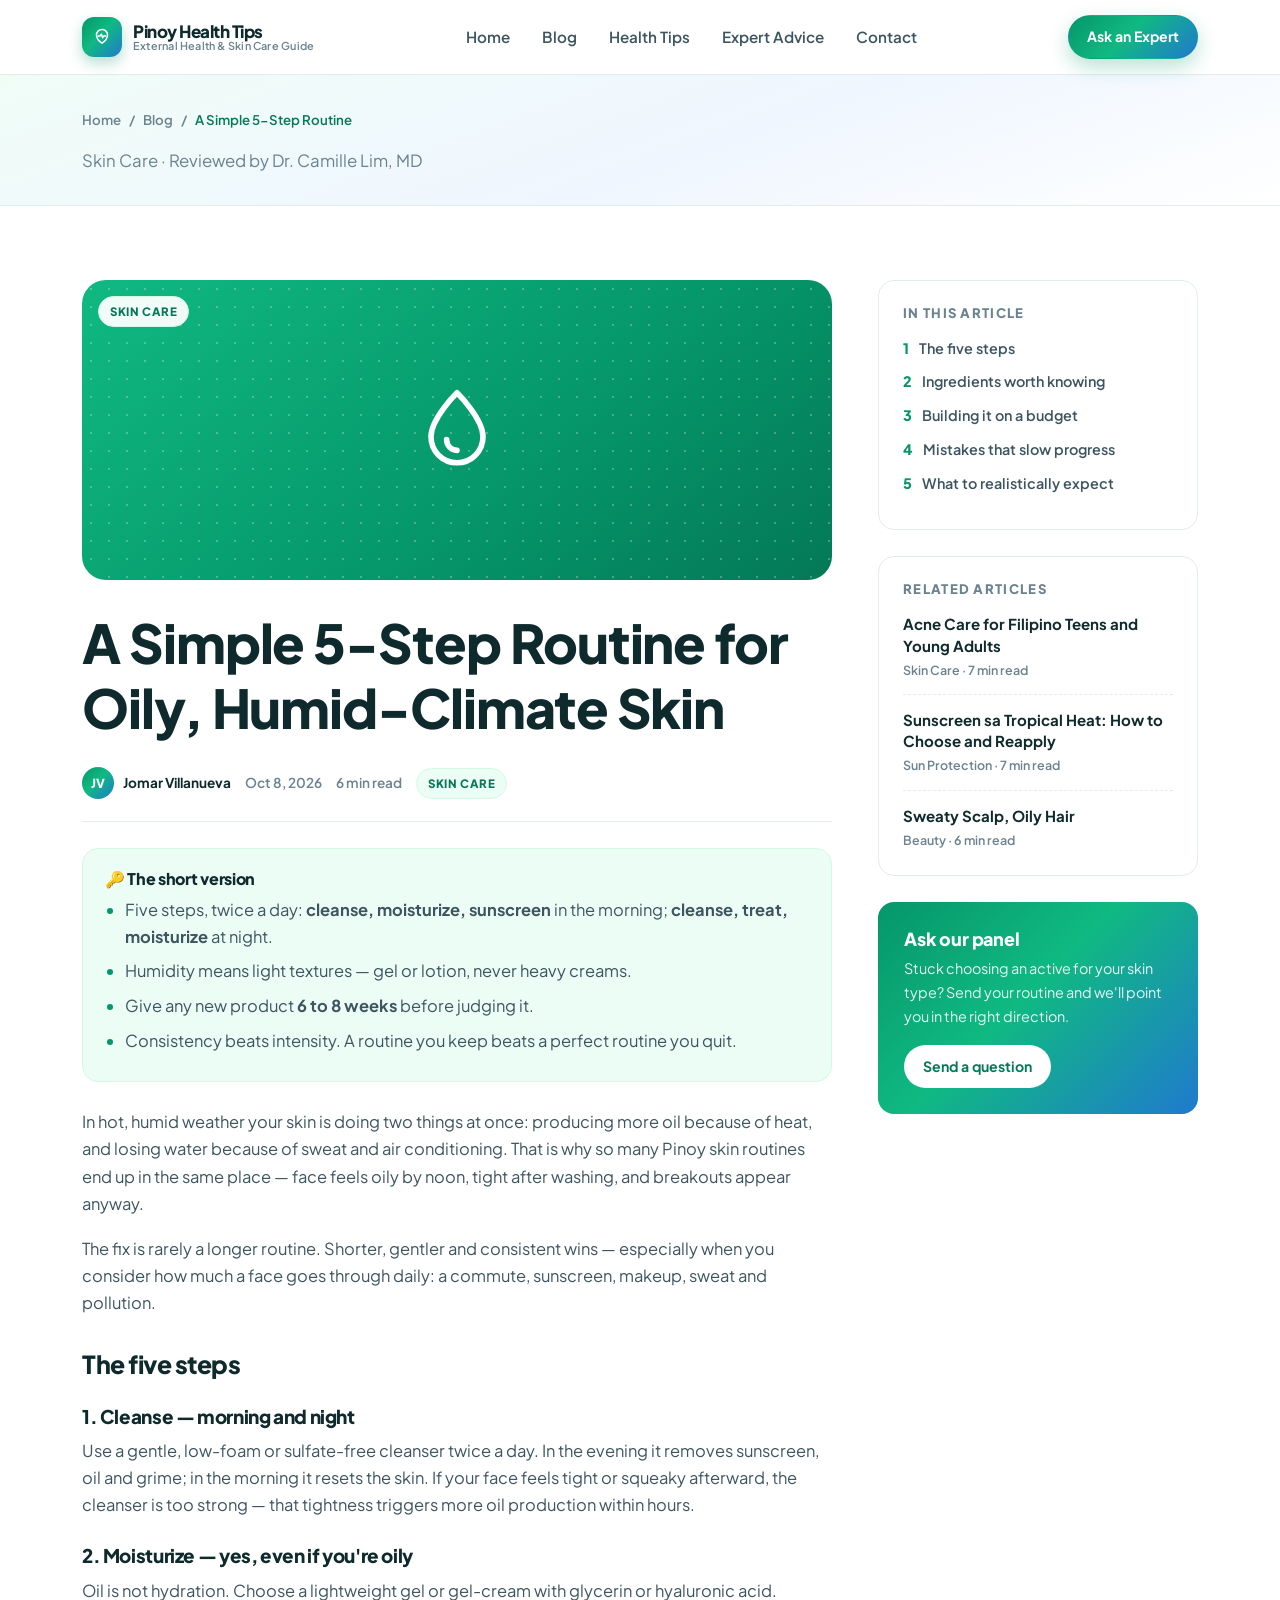
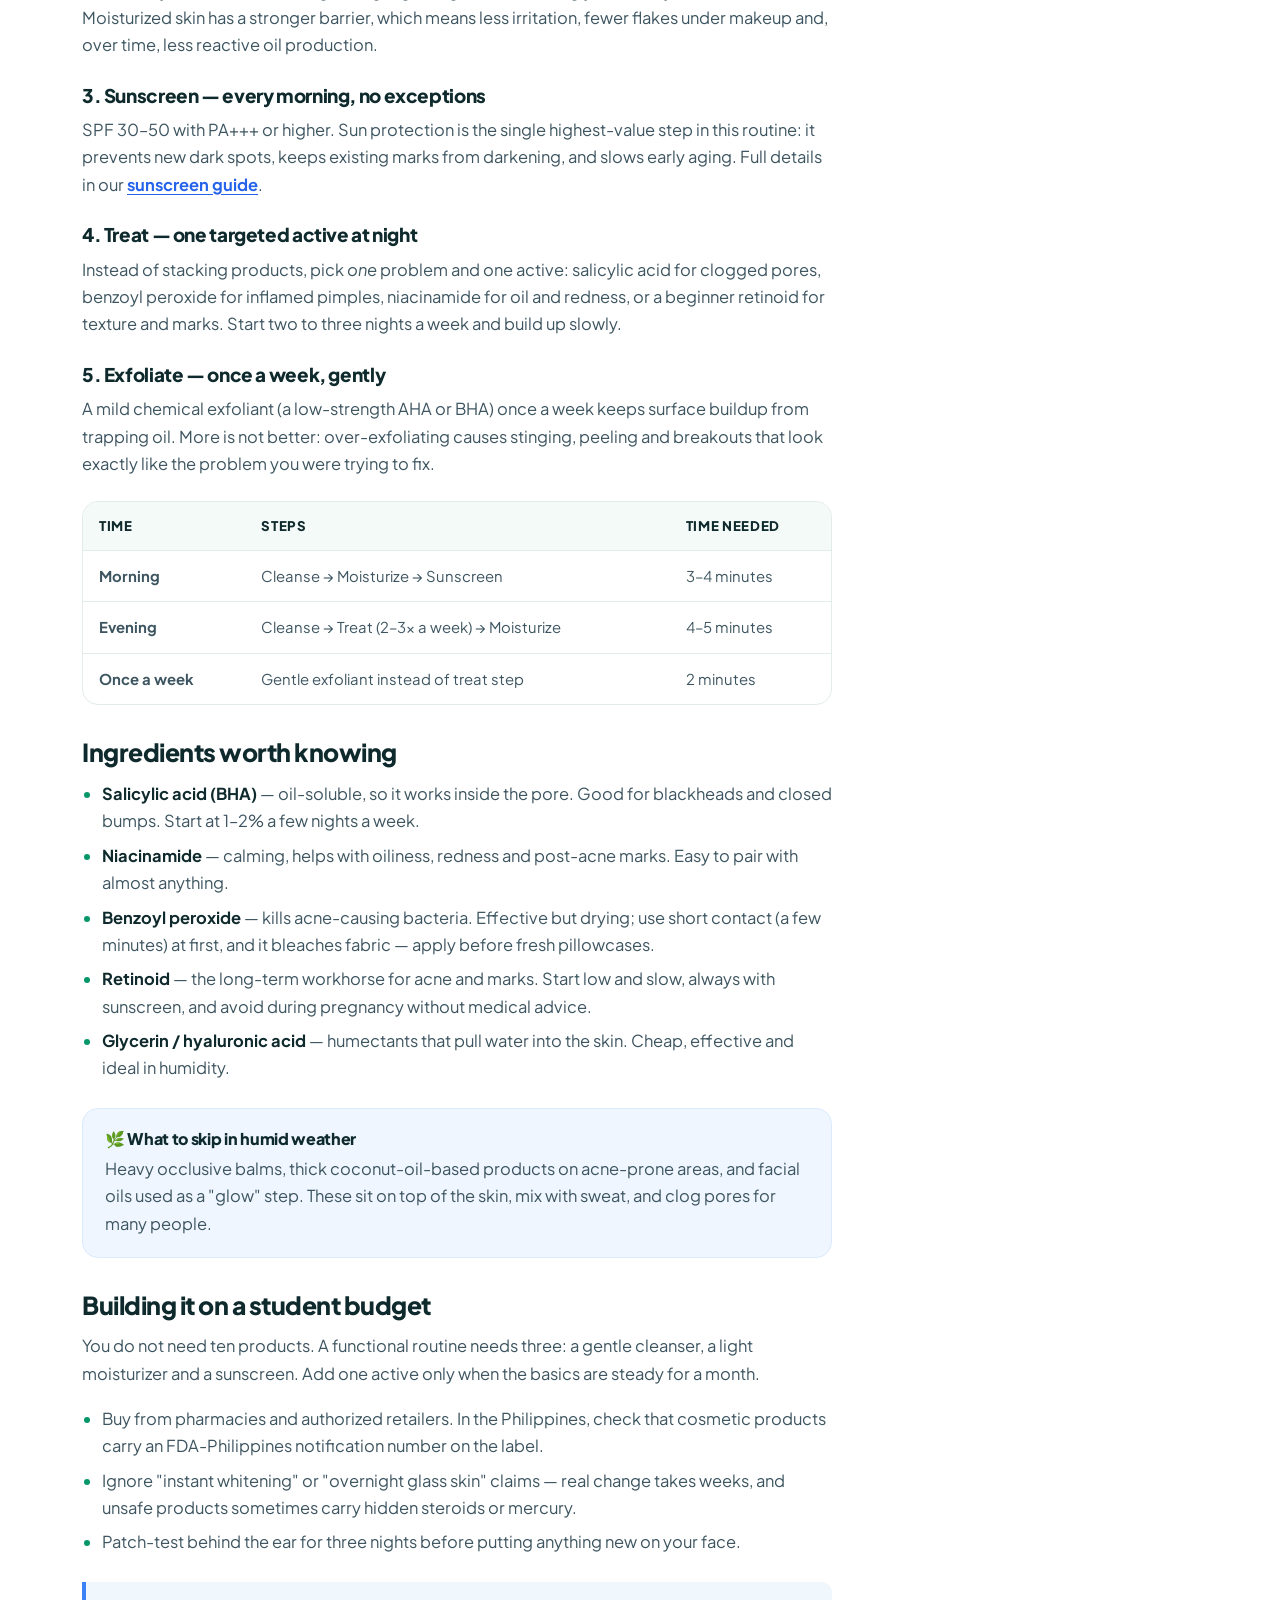
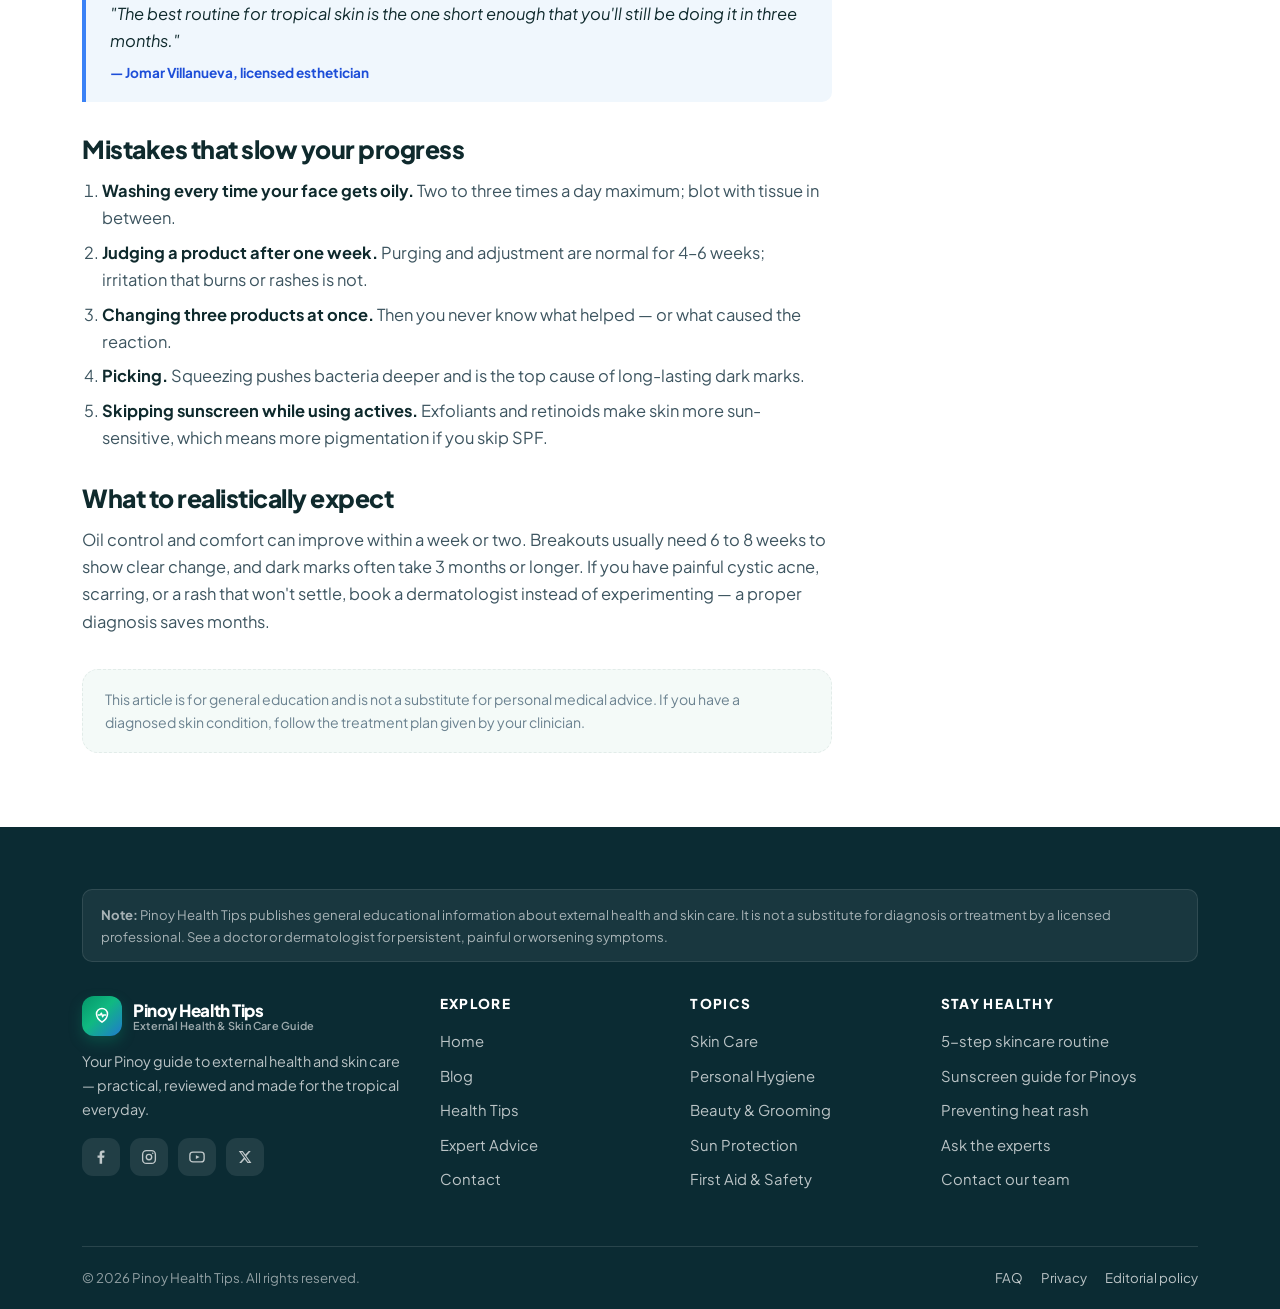
<file: article-skincare-routine.html>
<!DOCTYPE html>
<html lang="en">
<head>
  <meta charset="UTF-8">
  <meta name="viewport" content="width=device-width, initial-scale=1.0">
  <title>A Simple 5-Step Routine for Oily, Humid-Climate Skin — Pinoy Health Tips</title>
  <meta name="description" content="A short morning and night skincare routine built for oily, acne-prone skin in hot and humid Philippine weather, with ingredient and budget guidance.">
  <link rel="icon" href="data:image/svg+xml,%3Csvg xmlns='http://www.w3.org/2000/svg' viewBox='0 0 32 32'%3E%3Crect width='32' height='32' rx='8' fill='%23059669'/%3E%3Cpath d='M16 25c5-3.5 8-7.5 8-12a8 8 0 0 0-16 0c0 4.5 3 8.5 8 12z' fill='none' stroke='white' stroke-width='2.2' stroke-linejoin='round'/%3E%3Cpath d='M10.5 14.5h3l1.6-2.6L17 17l1.4-2.5h3' fill='none' stroke='white' stroke-width='2.2' stroke-linecap='round' stroke-linejoin='round'/%3E%3C/svg%3E">
  <link rel="preconnect" href="https://fonts.googleapis.com">
  <link rel="preconnect" href="https://fonts.gstatic.com" crossorigin>
  <link href="https://fonts.googleapis.com/css2?family=Plus+Jakarta+Sans:wght@400;500;600;700;800&display=swap" rel="stylesheet">
  <link rel="stylesheet" href="css/styles.css">
</head>
<body>

  <!-- ================= HEADER ================= -->
  <header class="site-header">
    <div class="container header-inner">
      <a class="brand" href="index.html">
        <span class="brand-mark">
          <svg width="22" height="22" viewBox="0 0 32 32" fill="none" aria-hidden="true">
            <path d="M16 25c5-3.5 8-7.5 8-12a8 8 0 0 0-16 0c0 4.5 3 8.5 8 12z" stroke="#fff" stroke-width="2.2" stroke-linejoin="round"/>
            <path d="M10.5 14.5h3l1.6-2.6L17 17l1.4-2.5h3" stroke="#fff" stroke-width="2.2" stroke-linecap="round" stroke-linejoin="round"/>
          </svg>
        </span>
        <span class="brand-text">
          <span class="brand-name">Pinoy Health Tips</span>
          <span class="brand-tag">External Health &amp; Skin Care Guide</span>
        </span>
      </a>

      <nav class="nav" id="site-nav" aria-label="Main navigation">
        <a href="index.html">Home</a>
        <a href="blog.html">Blog</a>
        <a href="tips.html">Health Tips</a>
        <a href="advice.html">Expert Advice</a>
        <a href="contact.html">Contact</a>
      </nav>

      <div class="header-cta">
        <a href="contact.html" class="btn btn-primary btn-sm">Ask an Expert</a>
        <button class="nav-toggle" type="button" aria-label="Toggle navigation" aria-controls="site-nav" aria-expanded="false"><span></span></button>
      </div>
    </div>
  </header>

  <!-- ================= PAGE HEAD ================= -->
  <section class="page-head" style="padding:34px 0 30px;">
    <div class="container">
      <nav class="breadcrumb" aria-label="Breadcrumb">
        <a href="index.html">Home</a> <span>/</span> <a href="blog.html">Blog</a> <span>/</span> <span class="cur">A Simple 5-Step Routine</span>
      </nav>
      <p style="margin:0;">Skin Care · Reviewed by Dr. Camille Lim, MD</p>
    </div>
  </section>

  <!-- ================= ARTICLE ================= -->
  <section class="section">
    <div class="container article-wrap">

      <article>
        <div class="article-hero-media media-green">
          <span class="chip" style="position:absolute;top:16px;left:16px;background:rgba(255,255,255,.94);">Skin Care</span>
          <svg viewBox="0 0 24 24" fill="none" stroke="#fff" stroke-width="1.4" stroke-linecap="round" stroke-linejoin="round" aria-hidden="true"><path d="M12 2.7s6.5 6.4 6.5 11a6.5 6.5 0 1 1-13 0c0-4.6 6.5-11 6.5-11z"/><path d="M9.4 14.4a2.7 2.7 0 0 0 2.6 2.7"/></svg>
        </div>

        <h1>A Simple 5-Step Routine for Oily, Humid-Climate Skin</h1>

        <div class="article-meta">
          <span class="author-pill"><span class="mini">JV</span> Jomar Villanueva</span>
          <span>Oct 8, 2026</span>
          <span>6 min read</span>
          <span class="chip">Skin Care</span>
        </div>

        <div class="prose">
          <div class="callout">
            <h4>🔑 The short version</h4>
            <ul>
              <li>Five steps, twice a day: <b>cleanse, moisturize, sunscreen</b> in the morning; <b>cleanse, treat, moisturize</b> at night.</li>
              <li>Humidity means light textures — gel or lotion, never heavy creams.</li>
              <li>Give any new product <b>6 to 8 weeks</b> before judging it.</li>
              <li>Consistency beats intensity. A routine you keep beats a perfect routine you quit.</li>
            </ul>
          </div>

          <p>In hot, humid weather your skin is doing two things at once: producing more oil because of heat, and losing water because of sweat and air conditioning. That is why so many Pinoy skin routines end up in the same place — face feels oily by noon, tight after washing, and breakouts appear anyway.</p>

          <p>The fix is rarely a longer routine. Shorter, gentler and consistent wins — especially when you consider how much a face goes through daily: a commute, sunscreen, makeup, sweat and pollution.</p>

          <h2 id="steps">The five steps</h2>

          <h3>1. Cleanse — morning and night</h3>
          <p>Use a gentle, low-foam or sulfate-free cleanser twice a day. In the evening it removes sunscreen, oil and grime; in the morning it resets the skin. If your face feels tight or squeaky afterward, the cleanser is too strong — that tightness triggers more oil production within hours.</p>

          <h3>2. Moisturize — yes, even if you're oily</h3>
          <p>Oil is not hydration. Choose a lightweight gel or gel-cream with glycerin or hyaluronic acid. Moisturized skin has a stronger barrier, which means less irritation, fewer flakes under makeup and, over time, less reactive oil production.</p>

          <h3>3. Sunscreen — every morning, no exceptions</h3>
          <p>SPF 30–50 with PA+++ or higher. Sun protection is the single highest-value step in this routine: it prevents new dark spots, keeps existing marks from darkening, and slows early aging. Full details in our <a href="article-sunscreen.html">sunscreen guide</a>.</p>

          <h3>4. Treat — one targeted active at night</h3>
          <p>Instead of stacking products, pick <em>one</em> problem and one active: salicylic acid for clogged pores, benzoyl peroxide for inflamed pimples, niacinamide for oil and redness, or a beginner retinoid for texture and marks. Start two to three nights a week and build up slowly.</p>

          <h3>5. Exfoliate — once a week, gently</h3>
          <p>A mild chemical exfoliant (a low-strength AHA or BHA) once a week keeps surface buildup from trapping oil. More is not better: over-exfoliating causes stinging, peeling and breakouts that look exactly like the problem you were trying to fix.</p>

          <div class="table-wrap">
            <table>
              <thead>
                <tr><th>Time</th><th>Steps</th><th>Time needed</th></tr>
              </thead>
              <tbody>
                <tr><td><b>Morning</b></td><td>Cleanse → Moisturize → Sunscreen</td><td>3–4 minutes</td></tr>
                <tr><td><b>Evening</b></td><td>Cleanse → Treat (2–3× a week) → Moisturize</td><td>4–5 minutes</td></tr>
                <tr><td><b>Once a week</b></td><td>Gentle exfoliant instead of treat step</td><td>2 minutes</td></tr>
              </tbody>
            </table>
          </div>

          <h2 id="ingredients">Ingredients worth knowing</h2>
          <ul>
            <li><strong>Salicylic acid (BHA)</strong> — oil-soluble, so it works inside the pore. Good for blackheads and closed bumps. Start at 1–2% a few nights a week.</li>
            <li><strong>Niacinamide</strong> — calming, helps with oiliness, redness and post-acne marks. Easy to pair with almost anything.</li>
            <li><strong>Benzoyl peroxide</strong> — kills acne-causing bacteria. Effective but drying; use short contact (a few minutes) at first, and it bleaches fabric — apply before fresh pillowcases.</li>
            <li><strong>Retinoid</strong> — the long-term workhorse for acne and marks. Start low and slow, always with sunscreen, and avoid during pregnancy without medical advice.</li>
            <li><strong>Glycerin / hyaluronic acid</strong> — humectants that pull water into the skin. Cheap, effective and ideal in humidity.</li>
          </ul>

          <div class="callout blue">
            <h4>🌿 What to skip in humid weather</h4>
            <p>Heavy occlusive balms, thick coconut-oil-based products on acne-prone areas, and facial oils used as a "glow" step. These sit on top of the skin, mix with sweat, and clog pores for many people.</p>
          </div>

          <h2 id="budget">Building it on a student budget</h2>
          <p>You do not need ten products. A functional routine needs three: a gentle cleanser, a light moisturizer and a sunscreen. Add one active only when the basics are steady for a month.</p>
          <ul>
            <li>Buy from pharmacies and authorized retailers. In the Philippines, check that cosmetic products carry an FDA-Philippines notification number on the label.</li>
            <li>Ignore "instant whitening" or "overnight glass skin" claims — real change takes weeks, and unsafe products sometimes carry hidden steroids or mercury.</li>
            <li>Patch-test behind the ear for three nights before putting anything new on your face.</li>
          </ul>

          <div class="quote">
            "The best routine for tropical skin is the one short enough that you'll still be doing it in three months."
            <footer>— Jomar Villanueva, licensed esthetician</footer>
          </div>

          <h2 id="mistakes">Mistakes that slow your progress</h2>
          <ol>
            <li><strong>Washing every time your face gets oily.</strong> Two to three times a day maximum; blot with tissue in between.</li>
            <li><strong>Judging a product after one week.</strong> Purging and adjustment are normal for 4–6 weeks; irritation that burns or rashes is not.</li>
            <li><strong>Changing three products at once.</strong> Then you never know what helped — or what caused the reaction.</li>
            <li><strong>Picking.</strong> Squeezing pushes bacteria deeper and is the top cause of long-lasting dark marks.</li>
            <li><strong>Skipping sunscreen while using actives.</strong> Exfoliants and retinoids make skin more sun-sensitive, which means more pigmentation if you skip SPF.</li>
          </ol>

          <h2 id="expect">What to realistically expect</h2>
          <p>Oil control and comfort can improve within a week or two. Breakouts usually need 6 to 8 weeks to show clear change, and dark marks often take 3 months or longer. If you have painful cystic acne, scarring, or a rash that won't settle, book a dermatologist instead of experimenting — a proper diagnosis saves months.</p>

          <div class="disclaimer">
            This article is for general education and is not a substitute for personal medical advice. If you have a diagnosed skin condition, follow the treatment plan given by your clinician.
          </div>
        </div>
      </article>

      <aside class="sidebar">
        <div class="widget">
          <h4>In this article</h4>
          <ul class="toc">
            <li><a href="#steps">The five steps</a></li>
            <li><a href="#ingredients">Ingredients worth knowing</a></li>
            <li><a href="#budget">Building it on a budget</a></li>
            <li><a href="#mistakes">Mistakes that slow progress</a></li>
            <li><a href="#expect">What to realistically expect</a></li>
          </ul>
        </div>

        <div class="widget">
          <h4>Related articles</h4>
          <ul class="widget-list">
            <li><a href="article-acne.html">Acne Care for Filipino Teens and Young Adults</a><div class="sub">Skin Care · 7 min read</div></li>
            <li><a href="article-sunscreen.html">Sunscreen sa Tropical Heat: How to Choose and Reapply</a><div class="sub">Sun Protection · 7 min read</div></li>
            <li><a href="article-hair-scalp.html">Sweaty Scalp, Oily Hair</a><div class="sub">Beauty · 6 min read</div></li>
          </ul>
        </div>

        <div class="widget-cta">
          <h4>Ask our panel</h4>
          <p>Stuck choosing an active for your skin type? Send your routine and we'll point you in the right direction.</p>
          <a class="btn btn-sm" href="contact.html">Send a question</a>
        </div>
      </aside>

    </div>
  </section>

  <!-- ================= FOOTER ================= -->
  <footer class="site-footer">
    <div class="container">
      <div class="footer-note">
        <b>Note:</b> Pinoy Health Tips publishes general educational information about external health and skin care. It is not a substitute for diagnosis or treatment by a licensed professional. See a doctor or dermatologist for persistent, painful or worsening symptoms.
      </div>

      <div class="footer-grid">
        <div class="footer-brand">
          <a class="brand" href="index.html">
            <span class="brand-mark">
              <svg width="22" height="22" viewBox="0 0 32 32" fill="none" aria-hidden="true">
                <path d="M16 25c5-3.5 8-7.5 8-12a8 8 0 0 0-16 0c0 4.5 3 8.5 8 12z" stroke="#fff" stroke-width="2.2" stroke-linejoin="round"/>
                <path d="M10.5 14.5h3l1.6-2.6L17 17l1.4-2.5h3" stroke="#fff" stroke-width="2.2" stroke-linecap="round" stroke-linejoin="round"/>
              </svg>
            </span>
            <span class="brand-text">
              <span class="brand-name">Pinoy Health Tips</span>
              <span class="brand-tag" style="color:rgba(255,255,255,.6);">External Health &amp; Skin Care Guide</span>
            </span>
          </a>
          <p>Your Pinoy guide to external health and skin care — practical, reviewed and made for the tropical everyday.</p>
          <div class="socials">
            <a href="#" aria-label="Facebook"><svg width="18" height="18" viewBox="0 0 24 24" fill="currentColor" aria-hidden="true"><path d="M13.5 21v-8h2.7l.4-3.1h-3.1V7.9c0-.9.25-1.5 1.55-1.5h1.65V3.6c-.3 0-1.3-.13-2.45-.13-2.43 0-4.1 1.48-4.1 4.2v2.34H7.4V13h2.75v8h3.35z"/></svg></a>
            <a href="#" aria-label="Instagram"><svg width="18" height="18" viewBox="0 0 24 24" fill="none" stroke="currentColor" stroke-width="1.8" aria-hidden="true"><rect x="3.5" y="3.5" width="17" height="17" rx="5"/><circle cx="12" cy="12" r="3.6"/><circle cx="17" cy="7" r="1" fill="currentColor" stroke="none"/></svg></a>
            <a href="#" aria-label="YouTube"><svg width="18" height="18" viewBox="0 0 24 24" fill="none" stroke="currentColor" stroke-width="1.8" aria-hidden="true"><rect x="2.5" y="5.5" width="19" height="13" rx="4"/><path d="M10.5 9.5l5 2.5-5 2.5z" fill="currentColor" stroke="none"/></svg></a>
            <a href="#" aria-label="X"><svg width="16" height="16" viewBox="0 0 24 24" fill="currentColor" aria-hidden="true"><path d="M17.6 3h3l-6.6 7.5L21.7 21h-5.9l-4.3-5.6L6.4 21H3.3l7-8L2.6 3h6l3.9 5.2L17.6 3zm-1 16.2h1.7L7.9 4.7H6.1l10.5 14.5z"/></svg></a>
          </div>
        </div>

        <div>
          <h4>Explore</h4>
          <ul class="footer-links">
            <li><a href="index.html">Home</a></li>
            <li><a href="blog.html">Blog</a></li>
            <li><a href="tips.html">Health Tips</a></li>
            <li><a href="advice.html">Expert Advice</a></li>
            <li><a href="contact.html">Contact</a></li>
          </ul>
        </div>

        <div>
          <h4>Topics</h4>
          <ul class="footer-links">
            <li><a href="tips.html#skincare">Skin Care</a></li>
            <li><a href="tips.html#hygiene">Personal Hygiene</a></li>
            <li><a href="tips.html#beauty">Beauty &amp; Grooming</a></li>
            <li><a href="tips.html#sun">Sun Protection</a></li>
            <li><a href="tips.html#firstaid">First Aid &amp; Safety</a></li>
          </ul>
        </div>

        <div>
          <h4>Stay Healthy</h4>
          <ul class="footer-links">
            <li><a href="article-skincare-routine.html">5-step skincare routine</a></li>
            <li><a href="article-sunscreen.html">Sunscreen guide for Pinoys</a></li>
            <li><a href="article-heat-rash.html">Preventing heat rash</a></li>
            <li><a href="advice.html#qa">Ask the experts</a></li>
            <li><a href="contact.html">Contact our team</a></li>
          </ul>
        </div>
      </div>

      <div class="footer-bottom">
        <span>&copy; <span data-year>2026</span> Pinoy Health Tips. All rights reserved.</span>
        <ul>
          <li><a href="contact.html#faq">FAQ</a></li>
          <li><a href="contact.html">Privacy</a></li>
          <li><a href="contact.html">Editorial policy</a></li>
        </ul>
      </div>
    </div>
  </footer>

  <button class="back-top" type="button" aria-label="Back to top">
    <svg width="18" height="18" viewBox="0 0 24 24" fill="none" stroke="currentColor" stroke-width="2.6" stroke-linecap="round" stroke-linejoin="round" aria-hidden="true"><path d="M12 19V5M6 11l6-6 6 6"/></svg>
  </button>

  <script src="js/main.js"></script>
</body>
</html>
</file>
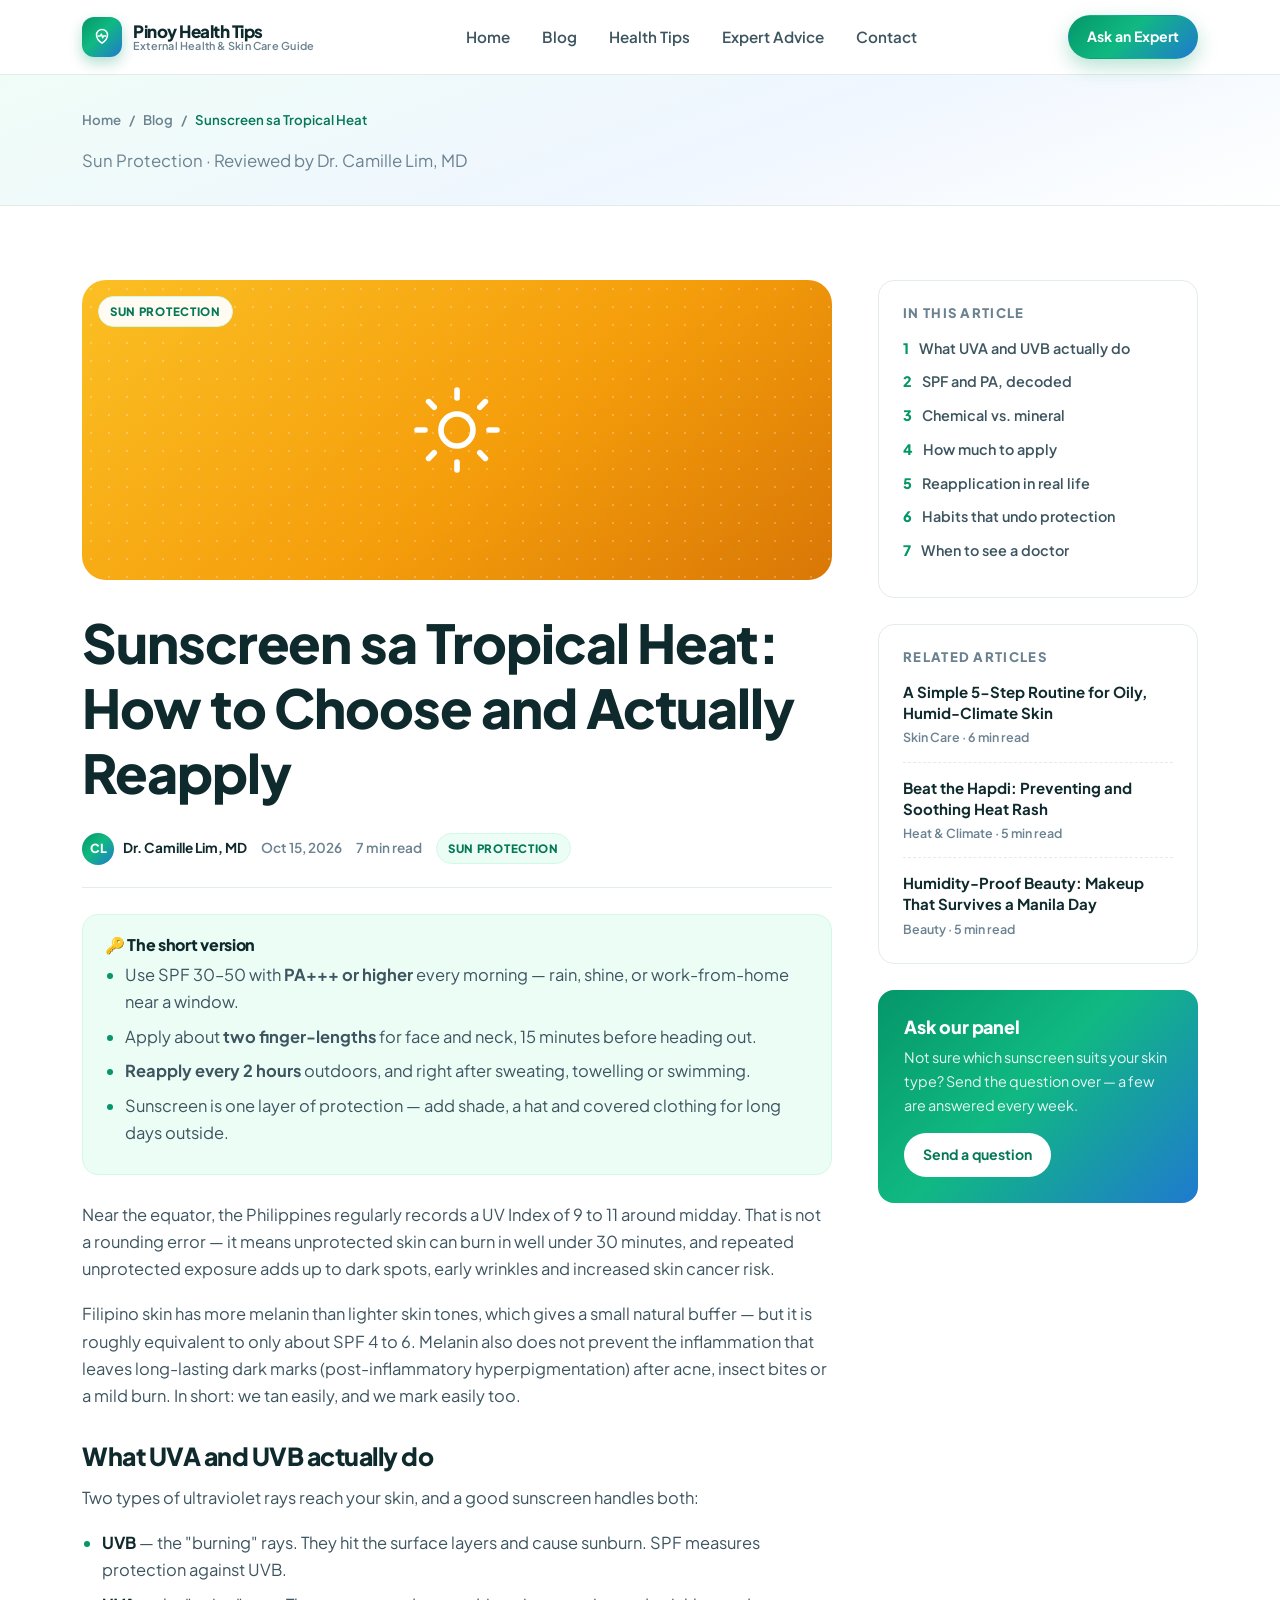
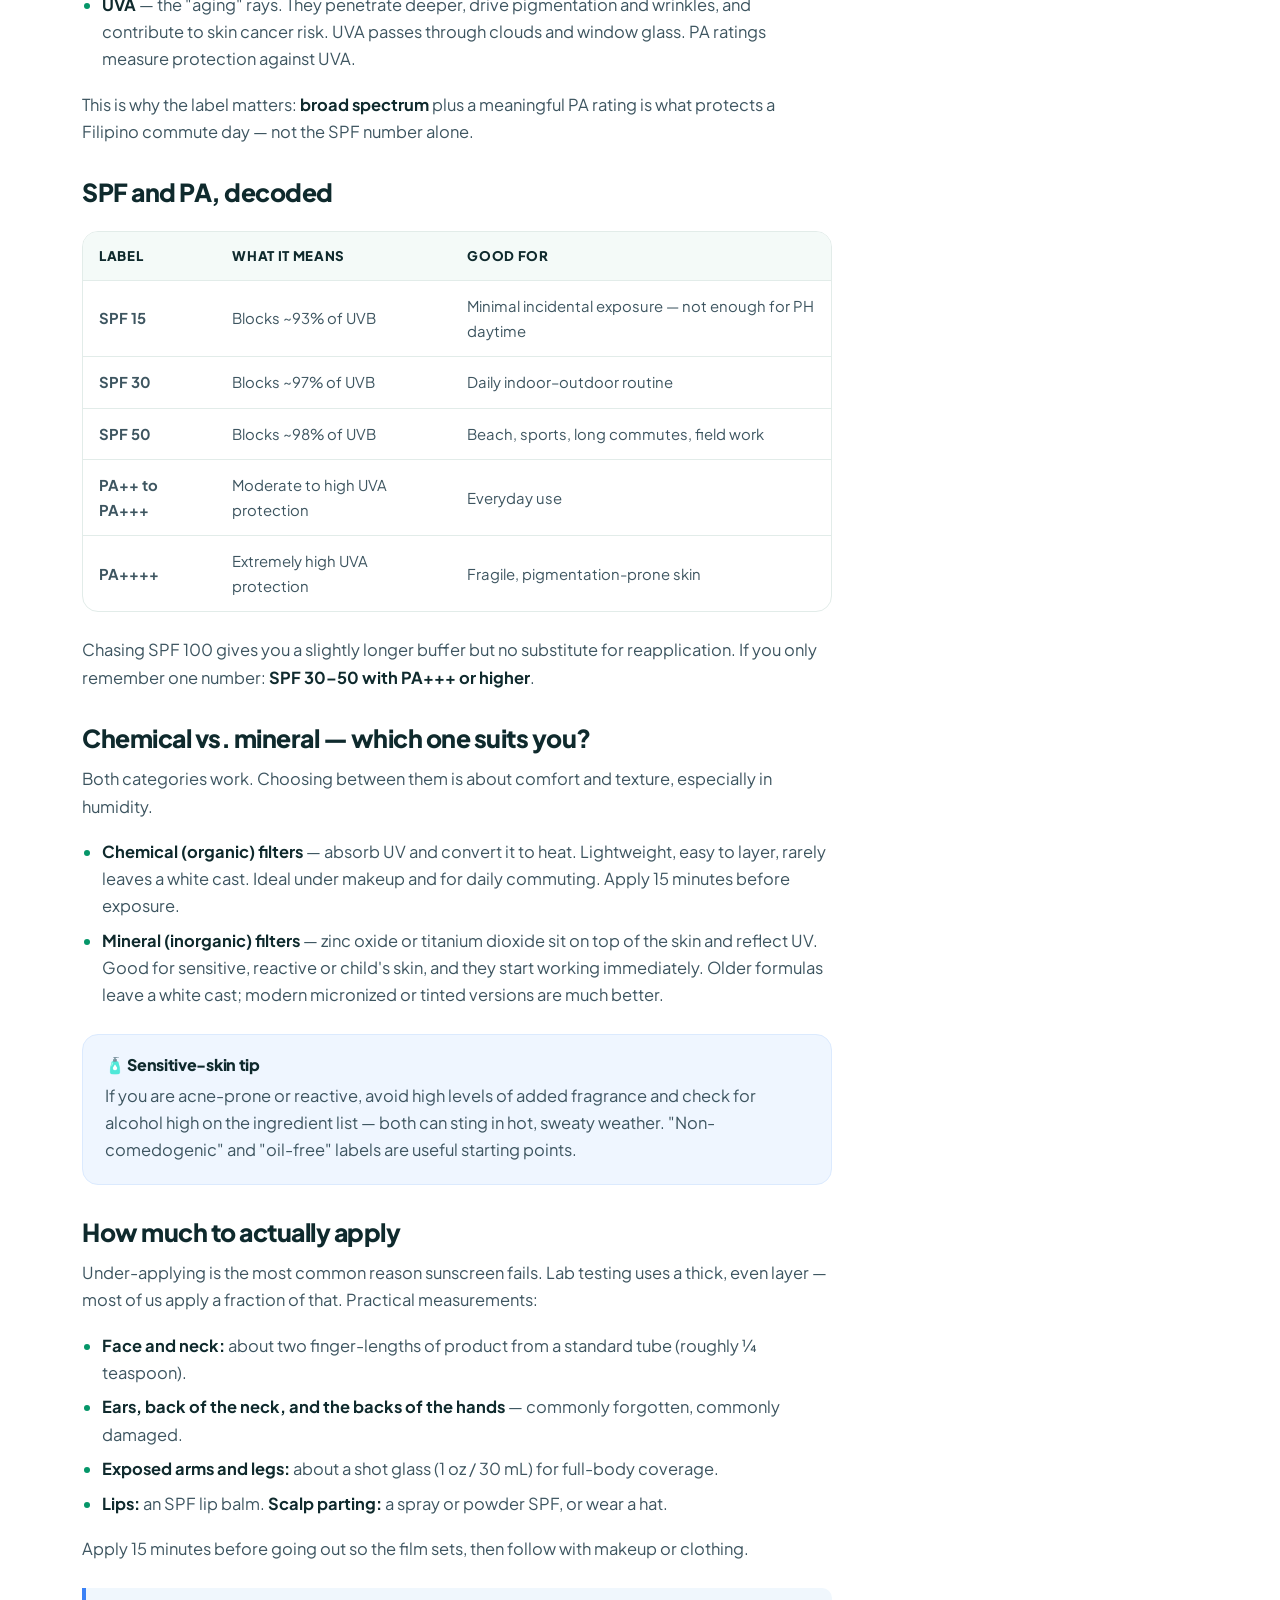
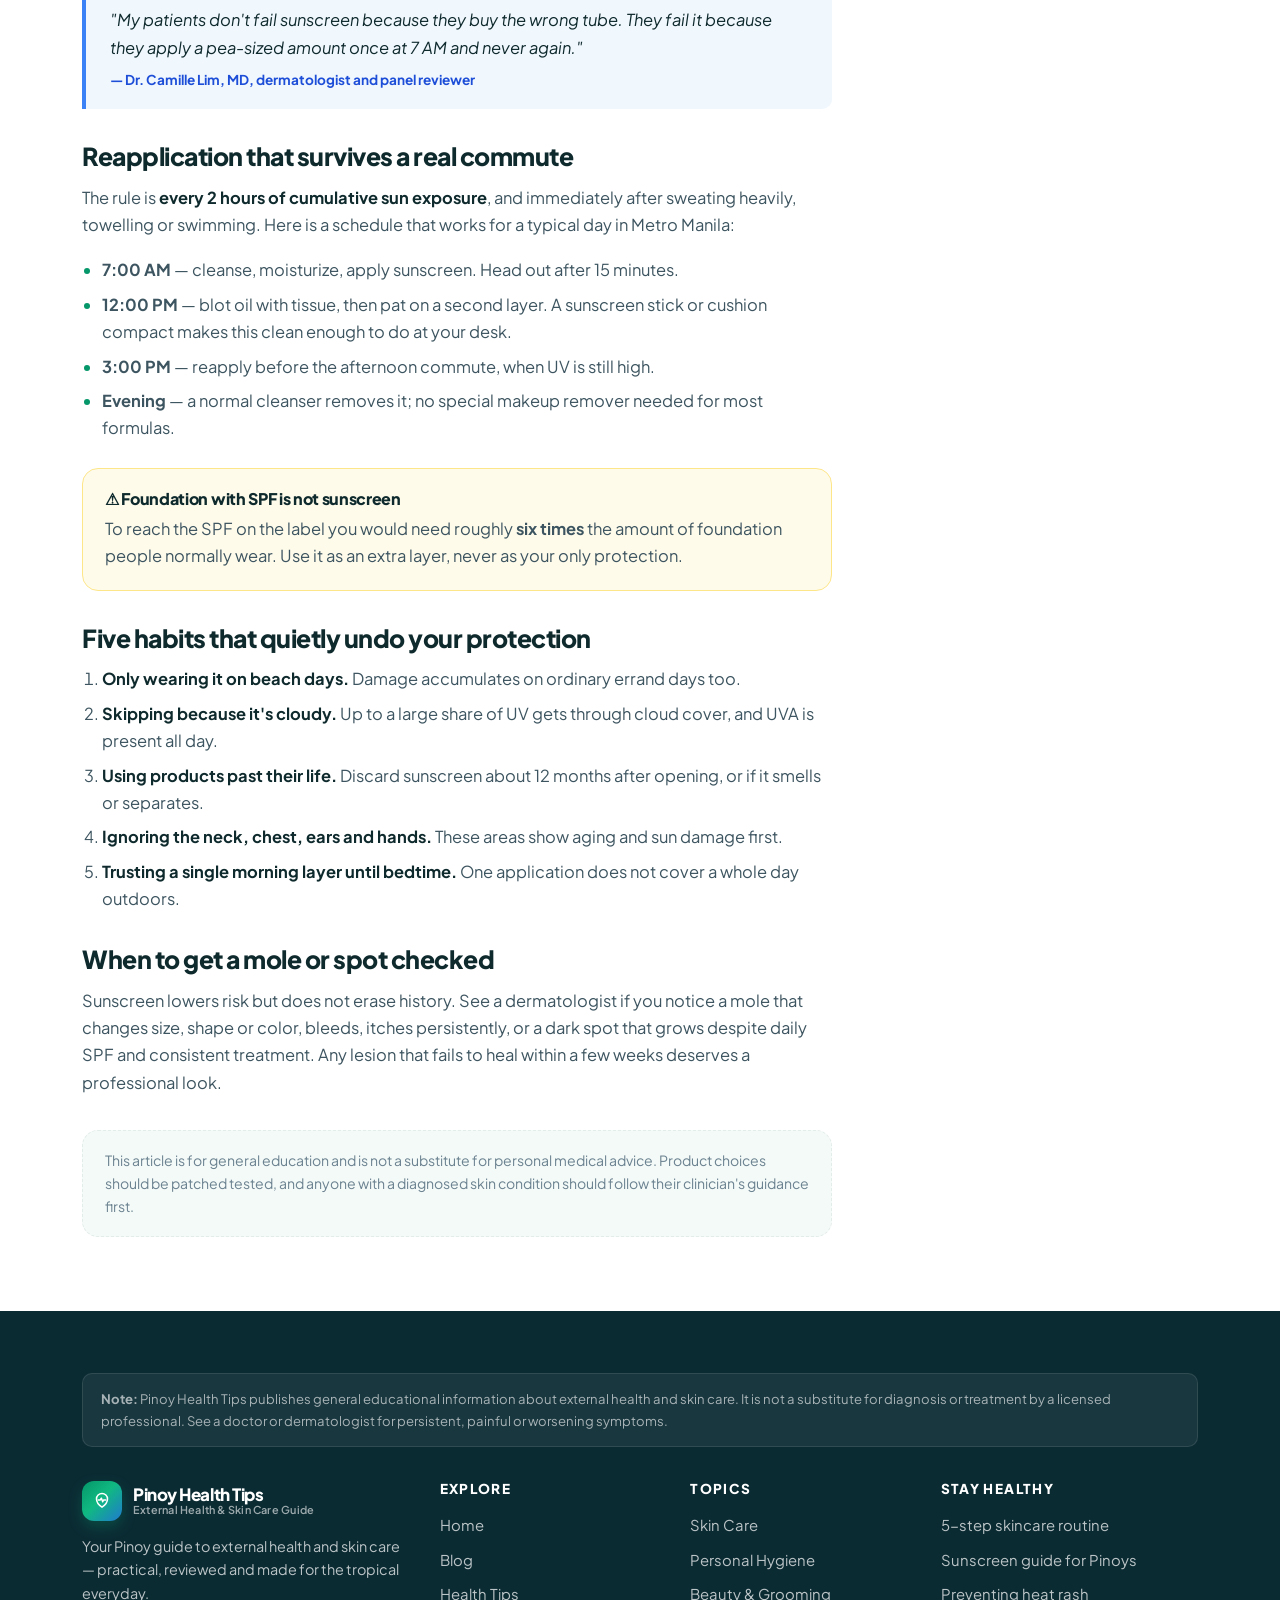
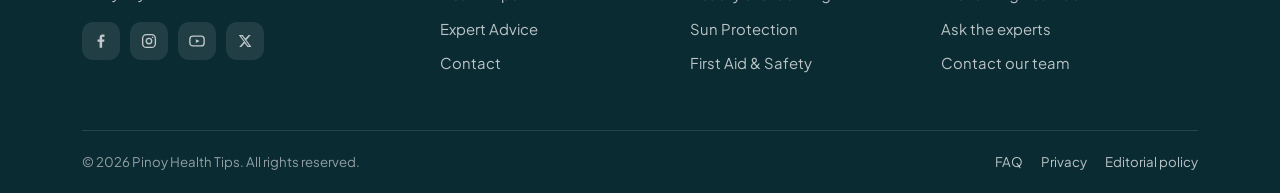
<file: article-sunscreen.html>
<!DOCTYPE html>
<html lang="en">
<head>
  <meta charset="UTF-8">
  <meta name="viewport" content="width=device-width, initial-scale=1.0">
  <title>Sunscreen sa Tropical Heat: How to Choose and Actually Reapply — Pinoy Health Tips</title>
  <meta name="description" content="SPF numbers, PA ratings, chemical vs. mineral sunscreen and a reapplication routine that works in hot, humid Philippine weather.">
  <link rel="icon" href="data:image/svg+xml,%3Csvg xmlns='http://www.w3.org/2000/svg' viewBox='0 0 32 32'%3E%3Crect width='32' height='32' rx='8' fill='%23059669'/%3E%3Cpath d='M16 25c5-3.5 8-7.5 8-12a8 8 0 0 0-16 0c0 4.5 3 8.5 8 12z' fill='none' stroke='white' stroke-width='2.2' stroke-linejoin='round'/%3E%3Cpath d='M10.5 14.5h3l1.6-2.6L17 17l1.4-2.5h3' fill='none' stroke='white' stroke-width='2.2' stroke-linecap='round' stroke-linejoin='round'/%3E%3C/svg%3E">
  <link rel="preconnect" href="https://fonts.googleapis.com">
  <link rel="preconnect" href="https://fonts.gstatic.com" crossorigin>
  <link href="https://fonts.googleapis.com/css2?family=Plus+Jakarta+Sans:wght@400;500;600;700;800&display=swap" rel="stylesheet">
  <link rel="stylesheet" href="css/styles.css">
</head>
<body>

  <!-- ================= HEADER ================= -->
  <header class="site-header">
    <div class="container header-inner">
      <a class="brand" href="index.html">
        <span class="brand-mark">
          <svg width="22" height="22" viewBox="0 0 32 32" fill="none" aria-hidden="true">
            <path d="M16 25c5-3.5 8-7.5 8-12a8 8 0 0 0-16 0c0 4.5 3 8.5 8 12z" stroke="#fff" stroke-width="2.2" stroke-linejoin="round"/>
            <path d="M10.5 14.5h3l1.6-2.6L17 17l1.4-2.5h3" stroke="#fff" stroke-width="2.2" stroke-linecap="round" stroke-linejoin="round"/>
          </svg>
        </span>
        <span class="brand-text">
          <span class="brand-name">Pinoy Health Tips</span>
          <span class="brand-tag">External Health &amp; Skin Care Guide</span>
        </span>
      </a>

      <nav class="nav" id="site-nav" aria-label="Main navigation">
        <a href="index.html">Home</a>
        <a href="blog.html">Blog</a>
        <a href="tips.html">Health Tips</a>
        <a href="advice.html">Expert Advice</a>
        <a href="contact.html">Contact</a>
      </nav>

      <div class="header-cta">
        <a href="contact.html" class="btn btn-primary btn-sm">Ask an Expert</a>
        <button class="nav-toggle" type="button" aria-label="Toggle navigation" aria-controls="site-nav" aria-expanded="false"><span></span></button>
      </div>
    </div>
  </header>

  <!-- ================= PAGE HEAD ================= -->
  <section class="page-head" style="padding:34px 0 30px;">
    <div class="container">
      <nav class="breadcrumb" aria-label="Breadcrumb">
        <a href="index.html">Home</a> <span>/</span> <a href="blog.html">Blog</a> <span>/</span> <span class="cur">Sunscreen sa Tropical Heat</span>
      </nav>
      <p style="margin:0;">Sun Protection · Reviewed by Dr. Camille Lim, MD</p>
    </div>
  </section>

  <!-- ================= ARTICLE ================= -->
  <section class="section">
    <div class="container article-wrap">

      <article>
        <div class="article-hero-media media-amber">
          <span class="chip" style="position:absolute;top:16px;left:16px;background:rgba(255,255,255,.94);">Sun Protection</span>
          <svg viewBox="0 0 24 24" fill="none" stroke="#fff" stroke-width="1.4" stroke-linecap="round" aria-hidden="true"><circle cx="12" cy="12" r="4"/><path d="M12 2v2M12 20v2M4.9 4.9l1.4 1.4M17.7 17.7l1.4 1.4M2 12h2M20 12h2M4.9 19.1l1.4-1.4M17.7 6.3l1.4-1.4"/></svg>
        </div>

        <h1>Sunscreen sa Tropical Heat: How to Choose and Actually Reapply</h1>

        <div class="article-meta">
          <span class="author-pill"><span class="mini">CL</span> Dr. Camille Lim, MD</span>
          <span>Oct 15, 2026</span>
          <span>7 min read</span>
          <span class="chip">Sun Protection</span>
        </div>

        <div class="prose">
          <div class="callout">
            <h4>🔑 The short version</h4>
            <ul>
              <li>Use SPF 30–50 with <b>PA+++ or higher</b> every morning — rain, shine, or work-from-home near a window.</li>
              <li>Apply about <b>two finger-lengths</b> for face and neck, 15 minutes before heading out.</li>
              <li><b>Reapply every 2 hours</b> outdoors, and right after sweating, towelling or swimming.</li>
              <li>Sunscreen is one layer of protection — add shade, a hat and covered clothing for long days outside.</li>
            </ul>
          </div>

          <p>Near the equator, the Philippines regularly records a UV Index of 9 to 11 around midday. That is not a rounding error — it means unprotected skin can burn in well under 30 minutes, and repeated unprotected exposure adds up to dark spots, early wrinkles and increased skin cancer risk.</p>

          <p>Filipino skin has more melanin than lighter skin tones, which gives a small natural buffer — but it is roughly equivalent to only about SPF 4 to 6. Melanin also does not prevent the inflammation that leaves long-lasting dark marks (post-inflammatory hyperpigmentation) after acne, insect bites or a mild burn. In short: we tan easily, and we mark easily too.</p>

          <h2 id="why">What UVA and UVB actually do</h2>
          <p>Two types of ultraviolet rays reach your skin, and a good sunscreen handles both:</p>
          <ul>
            <li><strong>UVB</strong> — the "burning" rays. They hit the surface layers and cause sunburn. SPF measures protection against UVB.</li>
            <li><strong>UVA</strong> — the "aging" rays. They penetrate deeper, drive pigmentation and wrinkles, and contribute to skin cancer risk. UVA passes through clouds and window glass. PA ratings measure protection against UVA.</li>
          </ul>
          <p>This is why the label matters: <strong>broad spectrum</strong> plus a meaningful PA rating is what protects a Filipino commute day — not the SPF number alone.</p>

          <h2 id="labels">SPF and PA, decoded</h2>
          <div class="table-wrap">
            <table>
              <thead>
                <tr><th>Label</th><th>What it means</th><th>Good for</th></tr>
              </thead>
              <tbody>
                <tr><td><b>SPF 15</b></td><td>Blocks ~93% of UVB</td><td>Minimal incidental exposure — not enough for PH daytime</td></tr>
                <tr><td><b>SPF 30</b></td><td>Blocks ~97% of UVB</td><td>Daily indoor–outdoor routine</td></tr>
                <tr><td><b>SPF 50</b></td><td>Blocks ~98% of UVB</td><td>Beach, sports, long commutes, field work</td></tr>
                <tr><td><b>PA++ to PA+++</b></td><td>Moderate to high UVA protection</td><td>Everyday use</td></tr>
                <tr><td><b>PA++++</b></td><td>Extremely high UVA protection</td><td>Fragile, pigmentation-prone skin</td></tr>
              </tbody>
            </table>
          </div>
          <p>Chasing SPF 100 gives you a slightly longer buffer but no substitute for reapplication. If you only remember one number: <strong>SPF 30–50 with PA+++ or higher</strong>.</p>

          <h2 id="types">Chemical vs. mineral — which one suits you?</h2>
          <p>Both categories work. Choosing between them is about comfort and texture, especially in humidity.</p>
          <ul>
            <li><strong>Chemical (organic) filters</strong> — absorb UV and convert it to heat. Lightweight, easy to layer, rarely leaves a white cast. Ideal under makeup and for daily commuting. Apply 15 minutes before exposure.</li>
            <li><strong>Mineral (inorganic) filters</strong> — zinc oxide or titanium dioxide sit on top of the skin and reflect UV. Good for sensitive, reactive or child's skin, and they start working immediately. Older formulas leave a white cast; modern micronized or tinted versions are much better.</li>
          </ul>
          <div class="callout blue">
            <h4>🧴 Sensitive-skin tip</h4>
            <p>If you are acne-prone or reactive, avoid high levels of added fragrance and check for alcohol high on the ingredient list — both can sting in hot, sweaty weather. "Non-comedogenic" and "oil-free" labels are useful starting points.</p>
          </div>

          <h2 id="amount">How much to actually apply</h2>
          <p>Under-applying is the most common reason sunscreen fails. Lab testing uses a thick, even layer — most of us apply a fraction of that. Practical measurements:</p>
          <ul>
            <li><strong>Face and neck:</strong> about two finger-lengths of product from a standard tube (roughly ¼ teaspoon).</li>
            <li><strong>Ears, back of the neck, and the backs of the hands</strong> — commonly forgotten, commonly damaged.</li>
            <li><strong>Exposed arms and legs:</strong> about a shot glass (1 oz / 30 mL) for full-body coverage.</li>
            <li><strong>Lips:</strong> an SPF lip balm. <strong>Scalp parting:</strong> a spray or powder SPF, or wear a hat.</li>
          </ul>
          <p>Apply 15 minutes before going out so the film sets, then follow with makeup or clothing.</p>

          <div class="quote">
            "My patients don't fail sunscreen because they buy the wrong tube. They fail it because they apply a pea-sized amount once at 7 AM and never again."
            <footer>— Dr. Camille Lim, MD, dermatologist and panel reviewer</footer>
          </div>

          <h2 id="reapply">Reapplication that survives a real commute</h2>
          <p>The rule is <strong>every 2 hours of cumulative sun exposure</strong>, and immediately after sweating heavily, towelling or swimming. Here is a schedule that works for a typical day in Metro Manila:</p>
          <ul>
            <li><b>7:00 AM</b> — cleanse, moisturize, apply sunscreen. Head out after 15 minutes.</li>
            <li><b>12:00 PM</b> — blot oil with tissue, then pat on a second layer. A sunscreen stick or cushion compact makes this clean enough to do at your desk.</li>
            <li><b>3:00 PM</b> — reapply before the afternoon commute, when UV is still high.</li>
            <li><b>Evening</b> — a normal cleanser removes it; no special makeup remover needed for most formulas.</li>
          </ul>
          <div class="callout warn">
            <h4>⚠ Foundation with SPF is not sunscreen</h4>
            <p>To reach the SPF on the label you would need roughly <b>six times</b> the amount of foundation people normally wear. Use it as an extra layer, never as your only protection.</p>
          </div>

          <h2 id="mistakes">Five habits that quietly undo your protection</h2>
          <ol>
            <li><strong>Only wearing it on beach days.</strong> Damage accumulates on ordinary errand days too.</li>
            <li><strong>Skipping because it's cloudy.</strong> Up to a large share of UV gets through cloud cover, and UVA is present all day.</li>
            <li><strong>Using products past their life.</strong> Discard sunscreen about 12 months after opening, or if it smells or separates.</li>
            <li><strong>Ignoring the neck, chest, ears and hands.</strong> These areas show aging and sun damage first.</li>
            <li><strong>Trusting a single morning layer until bedtime.</strong> One application does not cover a whole day outdoors.</li>
          </ol>

          <h2 id="doctor">When to get a mole or spot checked</h2>
          <p>Sunscreen lowers risk but does not erase history. See a dermatologist if you notice a mole that changes size, shape or color, bleeds, itches persistently, or a dark spot that grows despite daily SPF and consistent treatment. Any lesion that fails to heal within a few weeks deserves a professional look.</p>

          <div class="disclaimer">
            This article is for general education and is not a substitute for personal medical advice. Product choices should be patched tested, and anyone with a diagnosed skin condition should follow their clinician's guidance first.
          </div>
        </div>
      </article>

      <aside class="sidebar">
        <div class="widget">
          <h4>In this article</h4>
          <ul class="toc">
            <li><a href="#why">What UVA and UVB actually do</a></li>
            <li><a href="#labels">SPF and PA, decoded</a></li>
            <li><a href="#types">Chemical vs. mineral</a></li>
            <li><a href="#amount">How much to apply</a></li>
            <li><a href="#reapply">Reapplication in real life</a></li>
            <li><a href="#mistakes">Habits that undo protection</a></li>
            <li><a href="#doctor">When to see a doctor</a></li>
          </ul>
        </div>

        <div class="widget">
          <h4>Related articles</h4>
          <ul class="widget-list">
            <li><a href="article-skincare-routine.html">A Simple 5-Step Routine for Oily, Humid-Climate Skin</a><div class="sub">Skin Care · 6 min read</div></li>
            <li><a href="article-heat-rash.html">Beat the Hapdi: Preventing and Soothing Heat Rash</a><div class="sub">Heat &amp; Climate · 5 min read</div></li>
            <li><a href="article-beauty-routine.html">Humidity-Proof Beauty: Makeup That Survives a Manila Day</a><div class="sub">Beauty · 5 min read</div></li>
          </ul>
        </div>

        <div class="widget-cta">
          <h4>Ask our panel</h4>
          <p>Not sure which sunscreen suits your skin type? Send the question over — a few are answered every week.</p>
          <a class="btn btn-sm" href="contact.html">Send a question</a>
        </div>
      </aside>

    </div>
  </section>

  <!-- ================= FOOTER ================= -->
  <footer class="site-footer">
    <div class="container">
      <div class="footer-note">
        <b>Note:</b> Pinoy Health Tips publishes general educational information about external health and skin care. It is not a substitute for diagnosis or treatment by a licensed professional. See a doctor or dermatologist for persistent, painful or worsening symptoms.
      </div>

      <div class="footer-grid">
        <div class="footer-brand">
          <a class="brand" href="index.html">
            <span class="brand-mark">
              <svg width="22" height="22" viewBox="0 0 32 32" fill="none" aria-hidden="true">
                <path d="M16 25c5-3.5 8-7.5 8-12a8 8 0 0 0-16 0c0 4.5 3 8.5 8 12z" stroke="#fff" stroke-width="2.2" stroke-linejoin="round"/>
                <path d="M10.5 14.5h3l1.6-2.6L17 17l1.4-2.5h3" stroke="#fff" stroke-width="2.2" stroke-linecap="round" stroke-linejoin="round"/>
              </svg>
            </span>
            <span class="brand-text">
              <span class="brand-name">Pinoy Health Tips</span>
              <span class="brand-tag" style="color:rgba(255,255,255,.6);">External Health &amp; Skin Care Guide</span>
            </span>
          </a>
          <p>Your Pinoy guide to external health and skin care — practical, reviewed and made for the tropical everyday.</p>
          <div class="socials">
            <a href="#" aria-label="Facebook"><svg width="18" height="18" viewBox="0 0 24 24" fill="currentColor" aria-hidden="true"><path d="M13.5 21v-8h2.7l.4-3.1h-3.1V7.9c0-.9.25-1.5 1.55-1.5h1.65V3.6c-.3 0-1.3-.13-2.45-.13-2.43 0-4.1 1.48-4.1 4.2v2.34H7.4V13h2.75v8h3.35z"/></svg></a>
            <a href="#" aria-label="Instagram"><svg width="18" height="18" viewBox="0 0 24 24" fill="none" stroke="currentColor" stroke-width="1.8" aria-hidden="true"><rect x="3.5" y="3.5" width="17" height="17" rx="5"/><circle cx="12" cy="12" r="3.6"/><circle cx="17" cy="7" r="1" fill="currentColor" stroke="none"/></svg></a>
            <a href="#" aria-label="YouTube"><svg width="18" height="18" viewBox="0 0 24 24" fill="none" stroke="currentColor" stroke-width="1.8" aria-hidden="true"><rect x="2.5" y="5.5" width="19" height="13" rx="4"/><path d="M10.5 9.5l5 2.5-5 2.5z" fill="currentColor" stroke="none"/></svg></a>
            <a href="#" aria-label="X"><svg width="16" height="16" viewBox="0 0 24 24" fill="currentColor" aria-hidden="true"><path d="M17.6 3h3l-6.6 7.5L21.7 21h-5.9l-4.3-5.6L6.4 21H3.3l7-8L2.6 3h6l3.9 5.2L17.6 3zm-1 16.2h1.7L7.9 4.7H6.1l10.5 14.5z"/></svg></a>
          </div>
        </div>

        <div>
          <h4>Explore</h4>
          <ul class="footer-links">
            <li><a href="index.html">Home</a></li>
            <li><a href="blog.html">Blog</a></li>
            <li><a href="tips.html">Health Tips</a></li>
            <li><a href="advice.html">Expert Advice</a></li>
            <li><a href="contact.html">Contact</a></li>
          </ul>
        </div>

        <div>
          <h4>Topics</h4>
          <ul class="footer-links">
            <li><a href="tips.html#skincare">Skin Care</a></li>
            <li><a href="tips.html#hygiene">Personal Hygiene</a></li>
            <li><a href="tips.html#beauty">Beauty &amp; Grooming</a></li>
            <li><a href="tips.html#sun">Sun Protection</a></li>
            <li><a href="tips.html#firstaid">First Aid &amp; Safety</a></li>
          </ul>
        </div>

        <div>
          <h4>Stay Healthy</h4>
          <ul class="footer-links">
            <li><a href="article-skincare-routine.html">5-step skincare routine</a></li>
            <li><a href="article-sunscreen.html">Sunscreen guide for Pinoys</a></li>
            <li><a href="article-heat-rash.html">Preventing heat rash</a></li>
            <li><a href="advice.html#qa">Ask the experts</a></li>
            <li><a href="contact.html">Contact our team</a></li>
          </ul>
        </div>
      </div>

      <div class="footer-bottom">
        <span>&copy; <span data-year>2026</span> Pinoy Health Tips. All rights reserved.</span>
        <ul>
          <li><a href="contact.html#faq">FAQ</a></li>
          <li><a href="contact.html">Privacy</a></li>
          <li><a href="contact.html">Editorial policy</a></li>
        </ul>
      </div>
    </div>
  </footer>

  <button class="back-top" type="button" aria-label="Back to top">
    <svg width="18" height="18" viewBox="0 0 24 24" fill="none" stroke="currentColor" stroke-width="2.6" stroke-linecap="round" stroke-linejoin="round" aria-hidden="true"><path d="M12 19V5M6 11l6-6 6 6"/></svg>
  </button>

  <script src="js/main.js"></script>
</body>
</html>
</file>
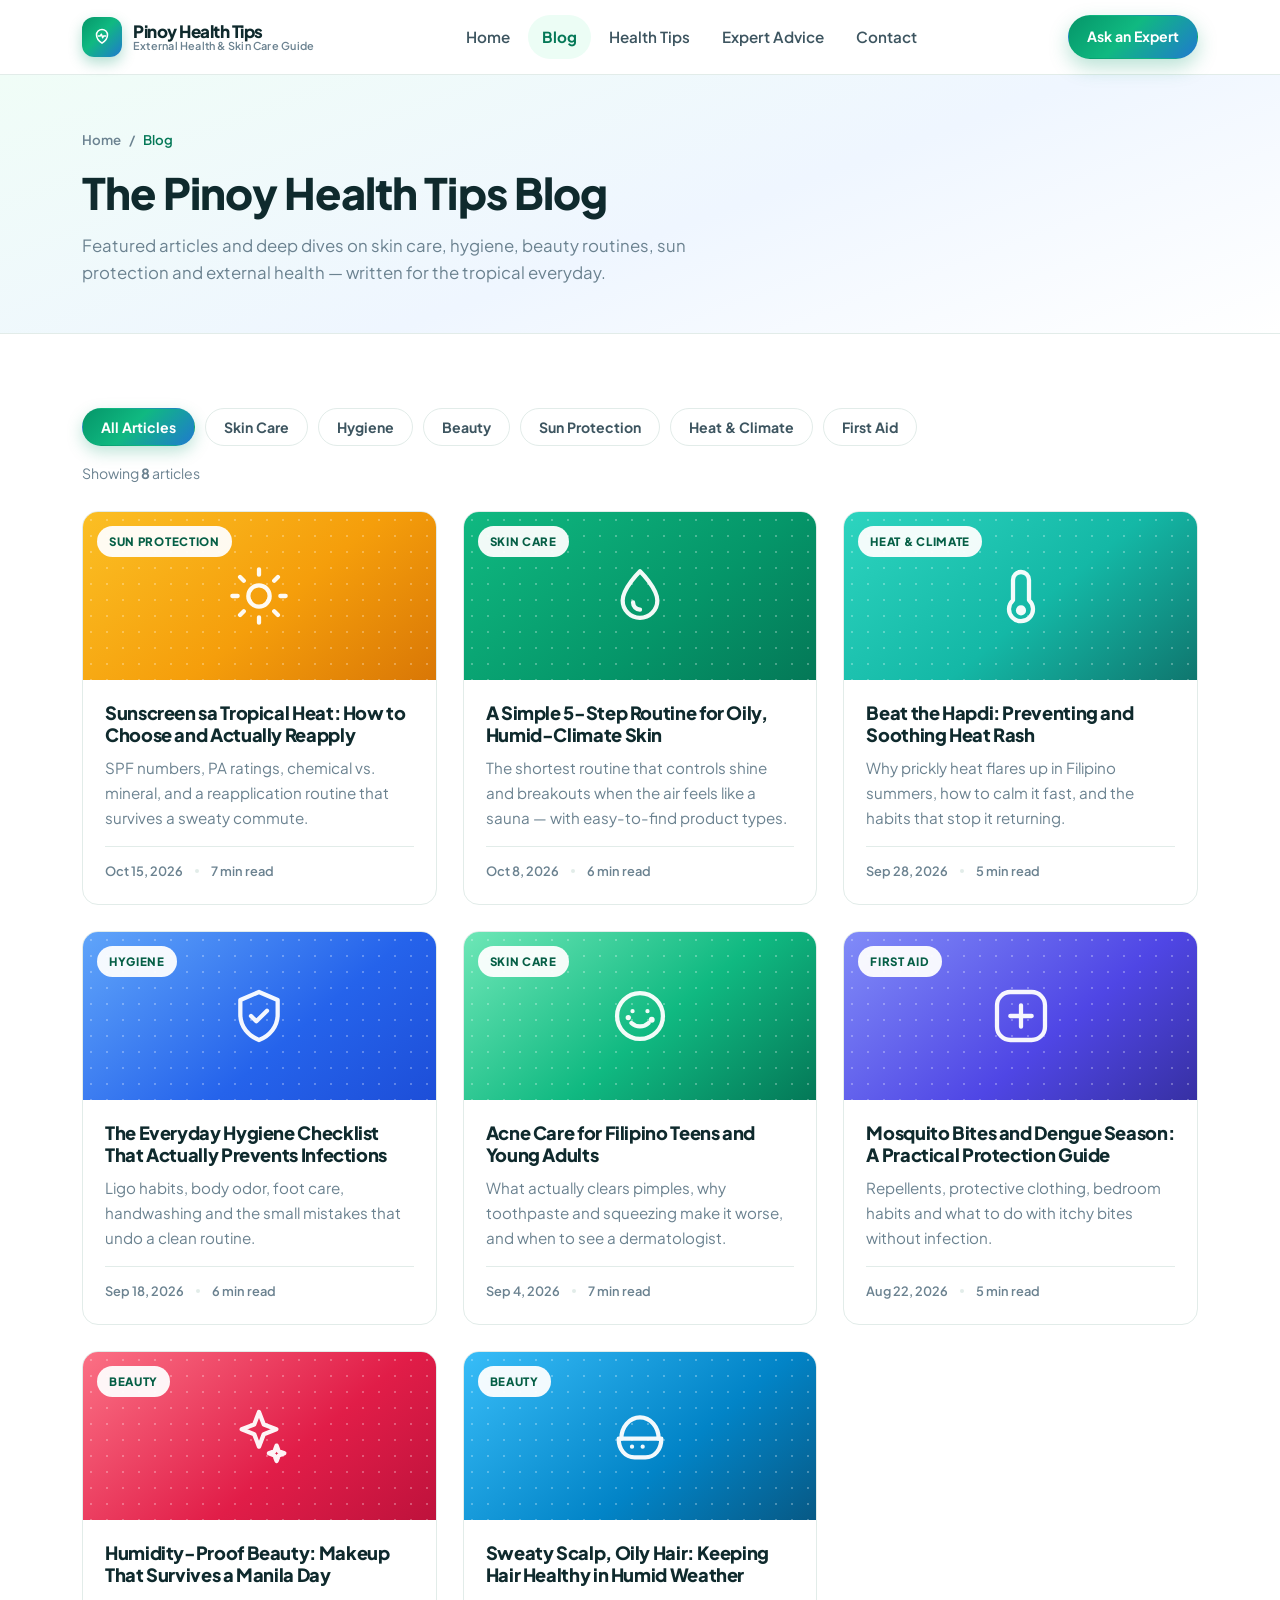
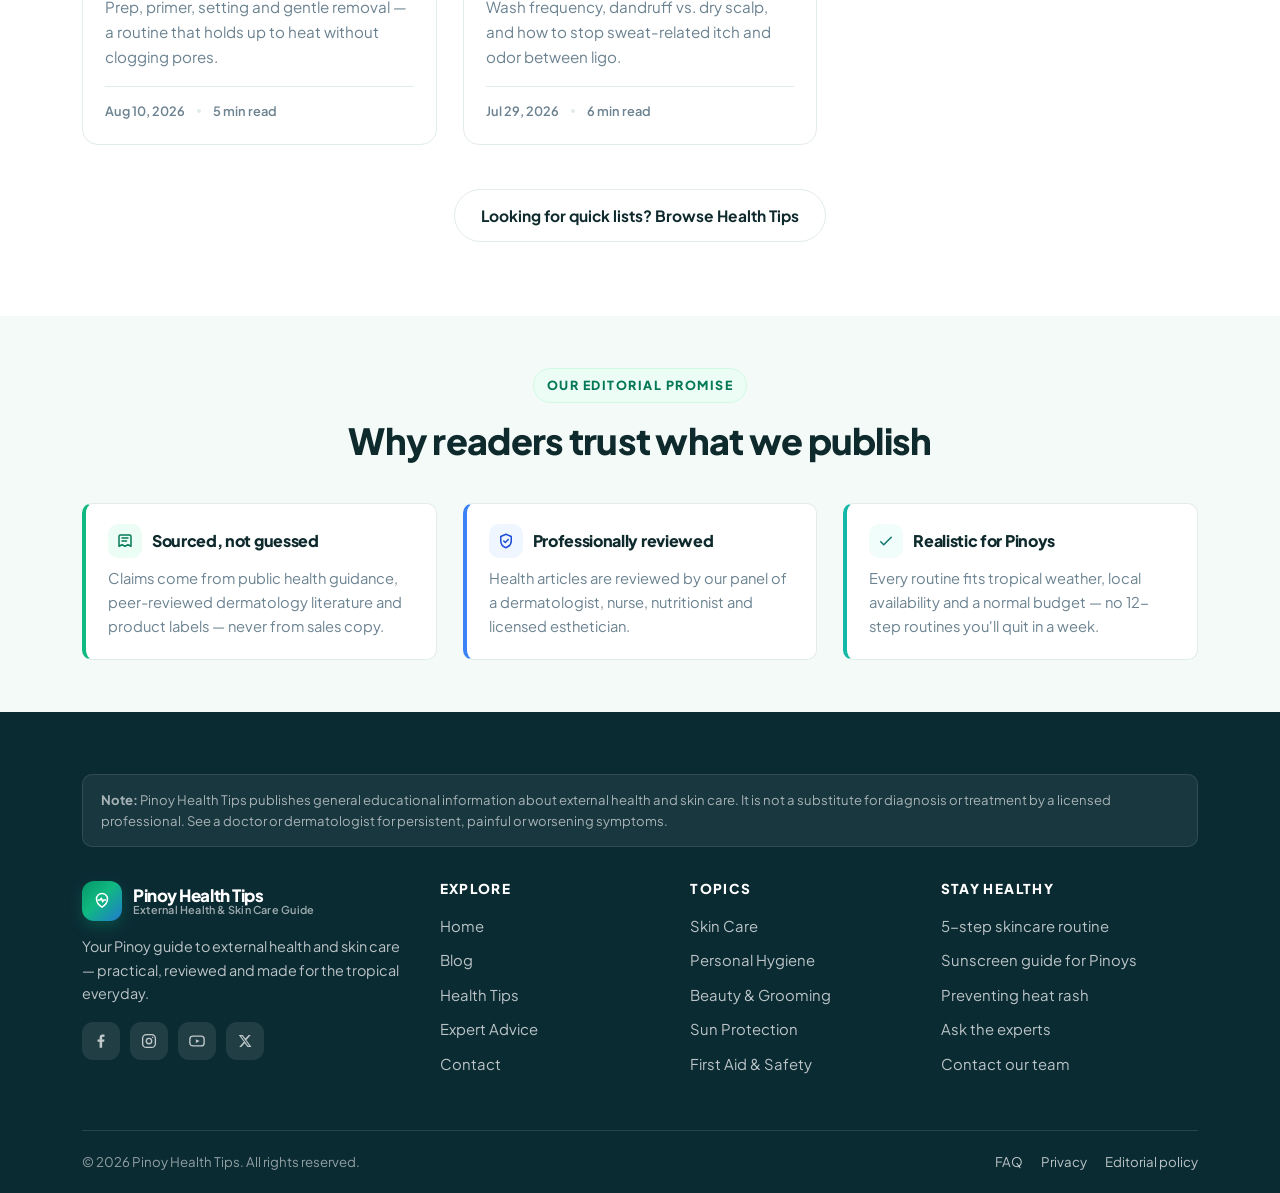
<file: blog.html>
<!DOCTYPE html>
<html lang="en">
<head>
  <meta charset="UTF-8">
  <meta name="viewport" content="width=device-width, initial-scale=1.0">
  <title>Blog — Pinoy Health Tips</title>
  <meta name="description" content="Featured articles and practical reads on skincare, hygiene, beauty routines, sun protection and external health for Filipino readers.">
  <link rel="icon" href="data:image/svg+xml,%3Csvg xmlns='http://www.w3.org/2000/svg' viewBox='0 0 32 32'%3E%3Crect width='32' height='32' rx='8' fill='%23059669'/%3E%3Cpath d='M16 25c5-3.5 8-7.5 8-12a8 8 0 0 0-16 0c0 4.5 3 8.5 8 12z' fill='none' stroke='white' stroke-width='2.2' stroke-linejoin='round'/%3E%3Cpath d='M10.5 14.5h3l1.6-2.6L17 17l1.4-2.5h3' fill='none' stroke='white' stroke-width='2.2' stroke-linecap='round' stroke-linejoin='round'/%3E%3C/svg%3E">
  <link rel="preconnect" href="https://fonts.googleapis.com">
  <link rel="preconnect" href="https://fonts.gstatic.com" crossorigin>
  <link href="https://fonts.googleapis.com/css2?family=Plus+Jakarta+Sans:wght@400;500;600;700;800&display=swap" rel="stylesheet">
  <link rel="stylesheet" href="css/styles.css">
</head>
<body>

  <!-- ================= HEADER ================= -->
  <header class="site-header">
    <div class="container header-inner">
      <a class="brand" href="index.html">
        <span class="brand-mark">
          <svg width="22" height="22" viewBox="0 0 32 32" fill="none" aria-hidden="true">
            <path d="M16 25c5-3.5 8-7.5 8-12a8 8 0 0 0-16 0c0 4.5 3 8.5 8 12z" stroke="#fff" stroke-width="2.2" stroke-linejoin="round"/>
            <path d="M10.5 14.5h3l1.6-2.6L17 17l1.4-2.5h3" stroke="#fff" stroke-width="2.2" stroke-linecap="round" stroke-linejoin="round"/>
          </svg>
        </span>
        <span class="brand-text">
          <span class="brand-name">Pinoy Health Tips</span>
          <span class="brand-tag">External Health &amp; Skin Care Guide</span>
        </span>
      </a>

      <nav class="nav" id="site-nav" aria-label="Main navigation">
        <a href="index.html">Home</a>
        <a href="blog.html">Blog</a>
        <a href="tips.html">Health Tips</a>
        <a href="advice.html">Expert Advice</a>
        <a href="contact.html">Contact</a>
      </nav>

      <div class="header-cta">
        <a href="contact.html" class="btn btn-primary btn-sm">Ask an Expert</a>
        <button class="nav-toggle" type="button" aria-label="Toggle navigation" aria-controls="site-nav" aria-expanded="false"><span></span></button>
      </div>
    </div>
  </header>

  <!-- ================= PAGE HEAD ================= -->
  <section class="page-head">
    <div class="container">
      <nav class="breadcrumb" aria-label="Breadcrumb">
        <a href="index.html">Home</a> <span>/</span> <span class="cur">Blog</span>
      </nav>
      <h1>The Pinoy Health Tips Blog</h1>
      <p>Featured articles and deep dives on skin care, hygiene, beauty routines, sun protection and external health — written for the tropical everyday.</p>
    </div>
  </section>

  <!-- ================= POSTS ================= -->
  <section class="section">
    <div class="container">
      <div class="filter-bar" data-filter-group="#post-grid" role="group" aria-label="Filter articles by category">
        <button class="filter-btn active" type="button" data-filter="all" aria-pressed="true">All Articles</button>
        <button class="filter-btn" type="button" data-filter="skincare" aria-pressed="false">Skin Care</button>
        <button class="filter-btn" type="button" data-filter="hygiene" aria-pressed="false">Hygiene</button>
        <button class="filter-btn" type="button" data-filter="beauty" aria-pressed="false">Beauty</button>
        <button class="filter-btn" type="button" data-filter="sun" aria-pressed="false">Sun Protection</button>
        <button class="filter-btn" type="button" data-filter="climate" aria-pressed="false">Heat &amp; Climate</button>
        <button class="filter-btn" type="button" data-filter="firstaid" aria-pressed="false">First Aid</button>
      </div>

      <p class="muted" style="font-size:.88rem;margin-top:-18px;margin-bottom:26px;">Showing <b data-filter-count>8</b> articles</p>

      <div class="grid grid-3" id="post-grid">

        <article class="card" data-category="sun">
          <div class="card-media media-amber">
            <span class="chip">Sun Protection</span>
            <svg viewBox="0 0 24 24" fill="none" stroke="#fff" stroke-width="1.6" stroke-linecap="round" aria-hidden="true"><circle cx="12" cy="12" r="4"/><path d="M12 2v2M12 20v2M4.9 4.9l1.4 1.4M17.7 17.7l1.4 1.4M2 12h2M20 12h2M4.9 19.1l1.4-1.4M17.7 6.3l1.4-1.4"/></svg>
          </div>
          <div class="card-body">
            <h3><a href="article-sunscreen.html">Sunscreen sa Tropical Heat: How to Choose and Actually Reapply</a></h3>
            <p>SPF numbers, PA ratings, chemical vs. mineral, and a reapplication routine that survives a sweaty commute.</p>
            <div class="card-meta"><span>Oct 15, 2026</span><span class="sep"></span><span>7 min read</span></div>
          </div>
        </article>

        <article class="card" data-category="skincare">
          <div class="card-media media-green">
            <span class="chip">Skin Care</span>
            <svg viewBox="0 0 24 24" fill="none" stroke="#fff" stroke-width="1.6" stroke-linecap="round" stroke-linejoin="round" aria-hidden="true"><path d="M12 2.7s6.5 6.4 6.5 11a6.5 6.5 0 1 1-13 0c0-4.6 6.5-11 6.5-11z"/><path d="M9.4 14.4a2.7 2.7 0 0 0 2.6 2.7"/></svg>
          </div>
          <div class="card-body">
            <h3><a href="article-skincare-routine.html">A Simple 5-Step Routine for Oily, Humid-Climate Skin</a></h3>
            <p>The shortest routine that controls shine and breakouts when the air feels like a sauna — with easy-to-find product types.</p>
            <div class="card-meta"><span>Oct 8, 2026</span><span class="sep"></span><span>6 min read</span></div>
          </div>
        </article>

        <article class="card" data-category="climate">
          <div class="card-media media-teal">
            <span class="chip">Heat &amp; Climate</span>
            <svg viewBox="0 0 24 24" fill="none" stroke="#fff" stroke-width="1.6" stroke-linecap="round" stroke-linejoin="round" aria-hidden="true"><path d="M12 3a3 3 0 0 1 3 3v7.6a4.5 4.5 0 1 1-6 0V6a3 3 0 0 1 3-3z"/><circle cx="12" cy="17.4" r="1.9" fill="#fff" stroke="none"/></svg>
          </div>
          <div class="card-body">
            <h3><a href="article-heat-rash.html">Beat the Hapdi: Preventing and Soothing Heat Rash</a></h3>
            <p>Why prickly heat flares up in Filipino summers, how to calm it fast, and the habits that stop it returning.</p>
            <div class="card-meta"><span>Sep 28, 2026</span><span class="sep"></span><span>5 min read</span></div>
          </div>
        </article>

        <article class="card" data-category="hygiene">
          <div class="card-media media-blue">
            <span class="chip">Hygiene</span>
            <svg viewBox="0 0 24 24" fill="none" stroke="#fff" stroke-width="1.6" stroke-linecap="round" stroke-linejoin="round" aria-hidden="true"><path d="M12 3l7 3v5.5c0 4.4-3 8-7 9.5-4-1.5-7-5.1-7-9.5V6l7-3z"/><path d="M9 12l2 2 4-4"/></svg>
          </div>
          <div class="card-body">
            <h3><a href="article-hygiene.html">The Everyday Hygiene Checklist That Actually Prevents Infections</a></h3>
            <p>Ligo habits, body odor, foot care, handwashing and the small mistakes that undo a clean routine.</p>
            <div class="card-meta"><span>Sep 18, 2026</span><span class="sep"></span><span>6 min read</span></div>
          </div>
        </article>

        <article class="card" data-category="skincare">
          <div class="card-media media-mint">
            <span class="chip">Skin Care</span>
            <svg viewBox="0 0 24 24" fill="none" stroke="#fff" stroke-width="1.6" stroke-linecap="round" stroke-linejoin="round" aria-hidden="true"><circle cx="12" cy="12" r="8.6"/><path d="M9.2 10.2h.01M14.8 10.2h.01M8.8 14.6a4.6 4.6 0 0 0 6.4 0"/><circle cx="16.4" cy="13.4" r="1.1" fill="#fff" stroke="none"/><circle cx="7.6" cy="12.6" r="1" fill="#fff" stroke="none"/></svg>
          </div>
          <div class="card-body">
            <h3><a href="article-acne.html">Acne Care for Filipino Teens and Young Adults</a></h3>
            <p>What actually clears pimples, why toothpaste and squeezing make it worse, and when to see a dermatologist.</p>
            <div class="card-meta"><span>Sep 4, 2026</span><span class="sep"></span><span>7 min read</span></div>
          </div>
        </article>

        <article class="card" data-category="firstaid">
          <div class="card-media media-indigo">
            <span class="chip">First Aid</span>
            <svg viewBox="0 0 24 24" fill="none" stroke="#fff" stroke-width="1.6" stroke-linecap="round" stroke-linejoin="round" aria-hidden="true"><rect x="3" y="3" width="18" height="18" rx="5"/><path d="M12 8v8M8 12h8"/></svg>
          </div>
          <div class="card-body">
            <h3><a href="article-mosquito.html">Mosquito Bites and Dengue Season: A Practical Protection Guide</a></h3>
            <p>Repellents, protective clothing, bedroom habits and what to do with itchy bites without infection.</p>
            <div class="card-meta"><span>Aug 22, 2026</span><span class="sep"></span><span>5 min read</span></div>
          </div>
        </article>

        <article class="card" data-category="beauty">
          <div class="card-media media-rose">
            <span class="chip">Beauty</span>
            <svg viewBox="0 0 24 24" fill="none" stroke="#fff" stroke-width="1.6" stroke-linecap="round" stroke-linejoin="round" aria-hidden="true"><path d="M12 3l1.8 4.7L18.5 9.5l-4.7 1.8L12 16l-1.8-4.7L5.5 9.5l4.7-1.8L12 3z"/><path d="M18.6 15.6l.8 2.1 2.1.8-2.1.8-.8 2.1-.8-2.1-2.1-.8 2.1-.8.8-2.1z"/></svg>
          </div>
          <div class="card-body">
            <h3><a href="article-beauty-routine.html">Humidity-Proof Beauty: Makeup That Survives a Manila Day</a></h3>
            <p>Prep, primer, setting and gentle removal — a routine that holds up to heat without clogging pores.</p>
            <div class="card-meta"><span>Aug 10, 2026</span><span class="sep"></span><span>5 min read</span></div>
          </div>
        </article>

        <article class="card" data-category="beauty">
          <div class="card-media media-sky">
            <span class="chip">Beauty</span>
            <svg viewBox="0 0 24 24" fill="none" stroke="#fff" stroke-width="1.6" stroke-linecap="round" stroke-linejoin="round" aria-hidden="true"><path d="M5 13c0-4.4 3.1-8 7-8s7 3.6 7 8"/><path d="M4 13h16c0 4-2.4 7-6 7H10c-3.6 0-6-3-6-7z"/><path d="M9 16h.01M13 16h.01"/></svg>
          </div>
          <div class="card-body">
            <h3><a href="article-hair-scalp.html">Sweaty Scalp, Oily Hair: Keeping Hair Healthy in Humid Weather</a></h3>
            <p>Wash frequency, dandruff vs. dry scalp, and how to stop sweat-related itch and odor between ligo.</p>
            <div class="card-meta"><span>Jul 29, 2026</span><span class="sep"></span><span>6 min read</span></div>
          </div>
        </article>

      </div>

      <div class="text-center" style="margin-top:44px;">
        <a href="tips.html" class="btn btn-outline">Looking for quick lists? Browse Health Tips</a>
      </div>
    </div>
  </section>

  <!-- ================= EDITORIAL PROMISE ================= -->
  <section class="section-sm section-soft">
    <div class="container">
      <div class="section-head center">
        <span class="eyebrow">Our Editorial Promise</span>
        <h2>Why readers trust what we publish</h2>
      </div>
      <div class="grid grid-3">
        <div class="tip">
          <div class="tip-head">
            <span class="ico"><svg width="18" height="18" viewBox="0 0 24 24" fill="none" stroke="currentColor" stroke-width="2" stroke-linecap="round" stroke-linejoin="round" aria-hidden="true"><path d="M4 19V6a2 2 0 0 1 2-2h12a2 2 0 0 1 2 2v13l-4-2-4 2-4-2-4 2z"/><path d="M8 8h8M8 12h6"/></svg></span>
            <h4>Sourced, not guessed</h4>
          </div>
          <p>Claims come from public health guidance, peer-reviewed dermatology literature and product labels — never from sales copy.</p>
        </div>
        <div class="tip blue">
          <div class="tip-head">
            <span class="ico"><svg width="18" height="18" viewBox="0 0 24 24" fill="none" stroke="currentColor" stroke-width="2" stroke-linecap="round" stroke-linejoin="round" aria-hidden="true"><path d="M12 3l7 3v5.5c0 4.4-3 8-7 9.5-4-1.5-7-5.1-7-9.5V6l7-3z"/><path d="M9 12l2 2 4-4"/></svg></span>
            <h4>Professionally reviewed</h4>
          </div>
          <p>Health articles are reviewed by our panel of a dermatologist, nurse, nutritionist and licensed esthetician.</p>
        </div>
        <div class="tip teal">
          <div class="tip-head">
            <span class="ico"><svg width="18" height="18" viewBox="0 0 24 24" fill="none" stroke="currentColor" stroke-width="2" stroke-linecap="round" stroke-linejoin="round" aria-hidden="true"><path d="M5 13l4 4L19 7"/></svg></span>
            <h4>Realistic for Pinoys</h4>
          </div>
          <p>Every routine fits tropical weather, local availability and a normal budget — no 12-step routines you'll quit in a week.</p>
        </div>
      </div>
    </div>
  </section>

  <!-- ================= FOOTER ================= -->
  <footer class="site-footer">
    <div class="container">
      <div class="footer-note">
        <b>Note:</b> Pinoy Health Tips publishes general educational information about external health and skin care. It is not a substitute for diagnosis or treatment by a licensed professional. See a doctor or dermatologist for persistent, painful or worsening symptoms.
      </div>

      <div class="footer-grid">
        <div class="footer-brand">
          <a class="brand" href="index.html">
            <span class="brand-mark">
              <svg width="22" height="22" viewBox="0 0 32 32" fill="none" aria-hidden="true">
                <path d="M16 25c5-3.5 8-7.5 8-12a8 8 0 0 0-16 0c0 4.5 3 8.5 8 12z" stroke="#fff" stroke-width="2.2" stroke-linejoin="round"/>
                <path d="M10.5 14.5h3l1.6-2.6L17 17l1.4-2.5h3" stroke="#fff" stroke-width="2.2" stroke-linecap="round" stroke-linejoin="round"/>
              </svg>
            </span>
            <span class="brand-text">
              <span class="brand-name">Pinoy Health Tips</span>
              <span class="brand-tag" style="color:rgba(255,255,255,.6);">External Health &amp; Skin Care Guide</span>
            </span>
          </a>
          <p>Your Pinoy guide to external health and skin care — practical, reviewed and made for the tropical everyday.</p>
          <div class="socials">
            <a href="#" aria-label="Facebook"><svg width="18" height="18" viewBox="0 0 24 24" fill="currentColor" aria-hidden="true"><path d="M13.5 21v-8h2.7l.4-3.1h-3.1V7.9c0-.9.25-1.5 1.55-1.5h1.65V3.6c-.3 0-1.3-.13-2.45-.13-2.43 0-4.1 1.48-4.1 4.2v2.34H7.4V13h2.75v8h3.35z"/></svg></a>
            <a href="#" aria-label="Instagram"><svg width="18" height="18" viewBox="0 0 24 24" fill="none" stroke="currentColor" stroke-width="1.8" aria-hidden="true"><rect x="3.5" y="3.5" width="17" height="17" rx="5"/><circle cx="12" cy="12" r="3.6"/><circle cx="17" cy="7" r="1" fill="currentColor" stroke="none"/></svg></a>
            <a href="#" aria-label="YouTube"><svg width="18" height="18" viewBox="0 0 24 24" fill="none" stroke="currentColor" stroke-width="1.8" aria-hidden="true"><rect x="2.5" y="5.5" width="19" height="13" rx="4"/><path d="M10.5 9.5l5 2.5-5 2.5z" fill="currentColor" stroke="none"/></svg></a>
            <a href="#" aria-label="X"><svg width="16" height="16" viewBox="0 0 24 24" fill="currentColor" aria-hidden="true"><path d="M17.6 3h3l-6.6 7.5L21.7 21h-5.9l-4.3-5.6L6.4 21H3.3l7-8L2.6 3h6l3.9 5.2L17.6 3zm-1 16.2h1.7L7.9 4.7H6.1l10.5 14.5z"/></svg></a>
          </div>
        </div>

        <div>
          <h4>Explore</h4>
          <ul class="footer-links">
            <li><a href="index.html">Home</a></li>
            <li><a href="blog.html">Blog</a></li>
            <li><a href="tips.html">Health Tips</a></li>
            <li><a href="advice.html">Expert Advice</a></li>
            <li><a href="contact.html">Contact</a></li>
          </ul>
        </div>

        <div>
          <h4>Topics</h4>
          <ul class="footer-links">
            <li><a href="tips.html#skincare">Skin Care</a></li>
            <li><a href="tips.html#hygiene">Personal Hygiene</a></li>
            <li><a href="tips.html#beauty">Beauty &amp; Grooming</a></li>
            <li><a href="tips.html#sun">Sun Protection</a></li>
            <li><a href="tips.html#firstaid">First Aid &amp; Safety</a></li>
          </ul>
        </div>

        <div>
          <h4>Stay Healthy</h4>
          <ul class="footer-links">
            <li><a href="article-skincare-routine.html">5-step skincare routine</a></li>
            <li><a href="article-sunscreen.html">Sunscreen guide for Pinoys</a></li>
            <li><a href="article-heat-rash.html">Preventing heat rash</a></li>
            <li><a href="advice.html#qa">Ask the experts</a></li>
            <li><a href="contact.html">Contact our team</a></li>
          </ul>
        </div>
      </div>

      <div class="footer-bottom">
        <span>&copy; <span data-year>2026</span> Pinoy Health Tips. All rights reserved.</span>
        <ul>
          <li><a href="contact.html#faq">FAQ</a></li>
          <li><a href="contact.html">Privacy</a></li>
          <li><a href="contact.html">Editorial policy</a></li>
        </ul>
      </div>
    </div>
  </footer>

  <button class="back-top" type="button" aria-label="Back to top">
    <svg width="18" height="18" viewBox="0 0 24 24" fill="none" stroke="currentColor" stroke-width="2.6" stroke-linecap="round" stroke-linejoin="round" aria-hidden="true"><path d="M12 19V5M6 11l6-6 6 6"/></svg>
  </button>

  <script src="js/main.js"></script>
</body>
</html>
</file>
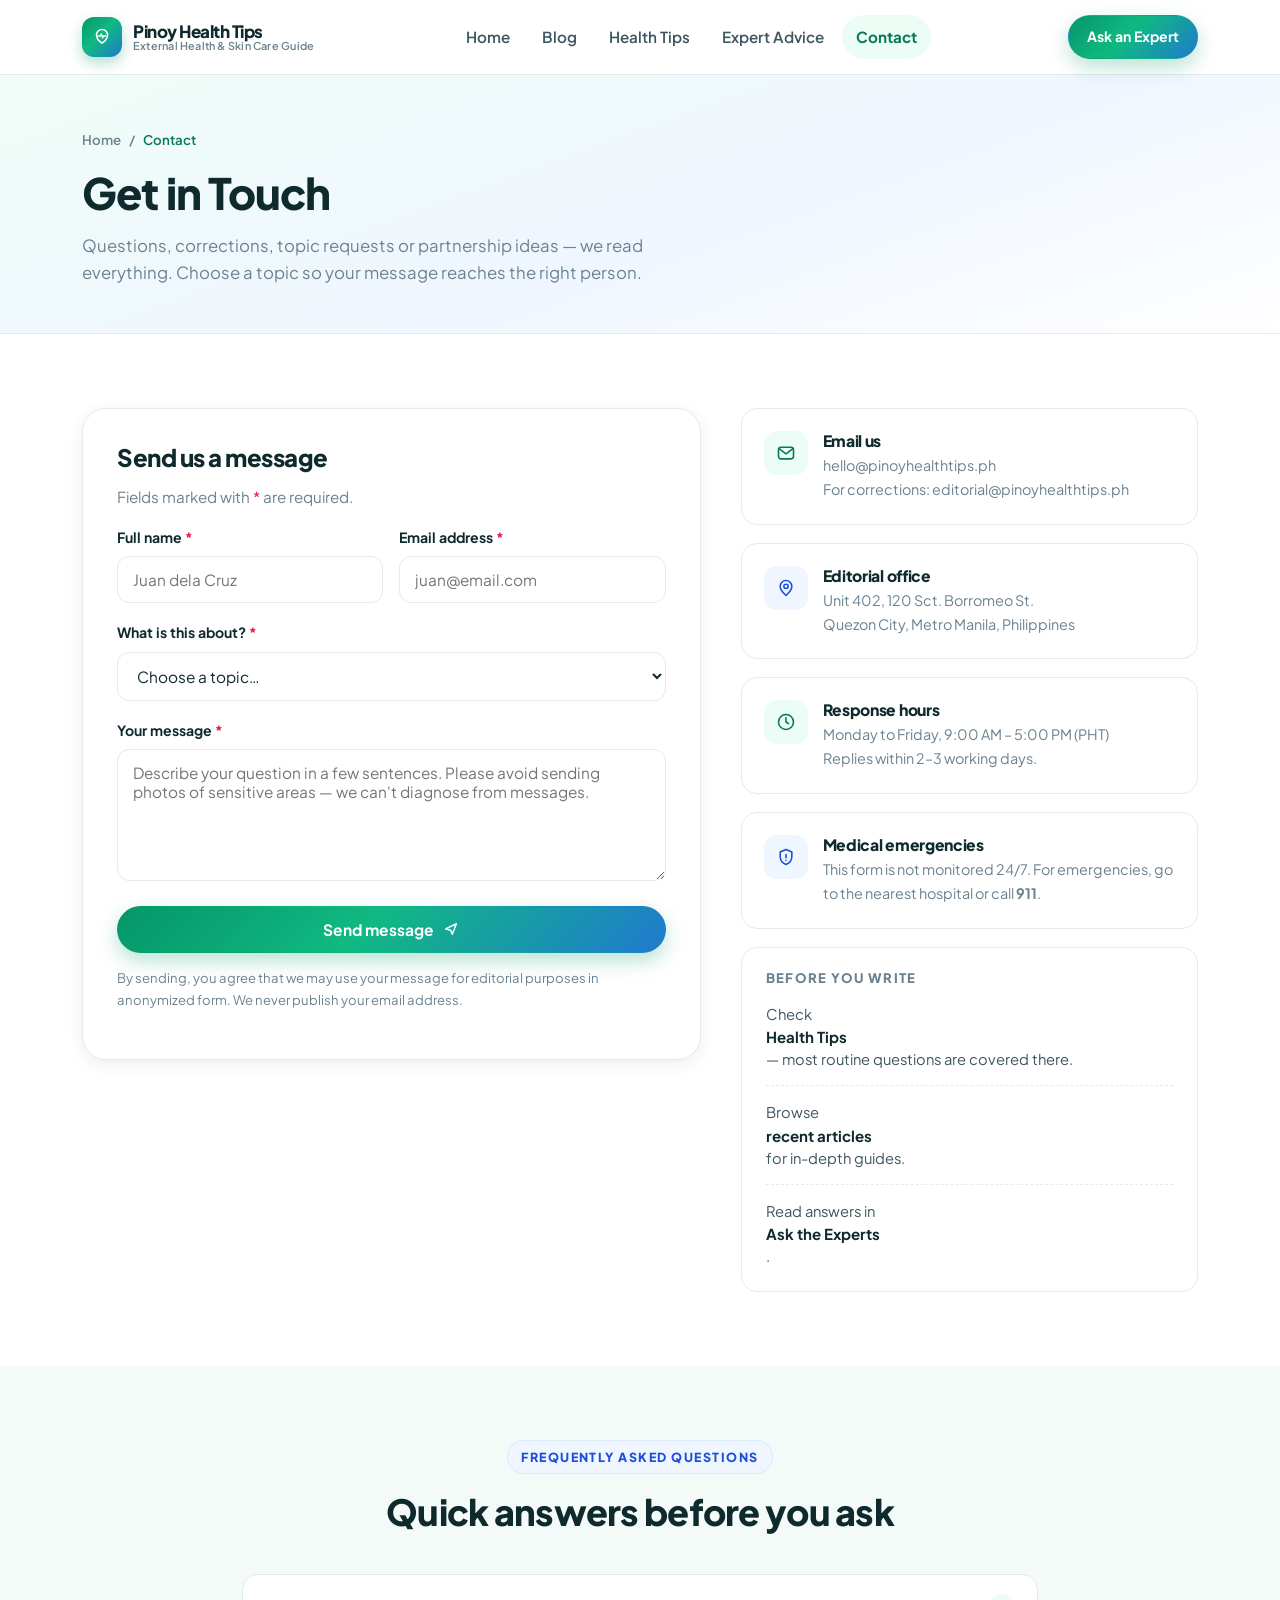
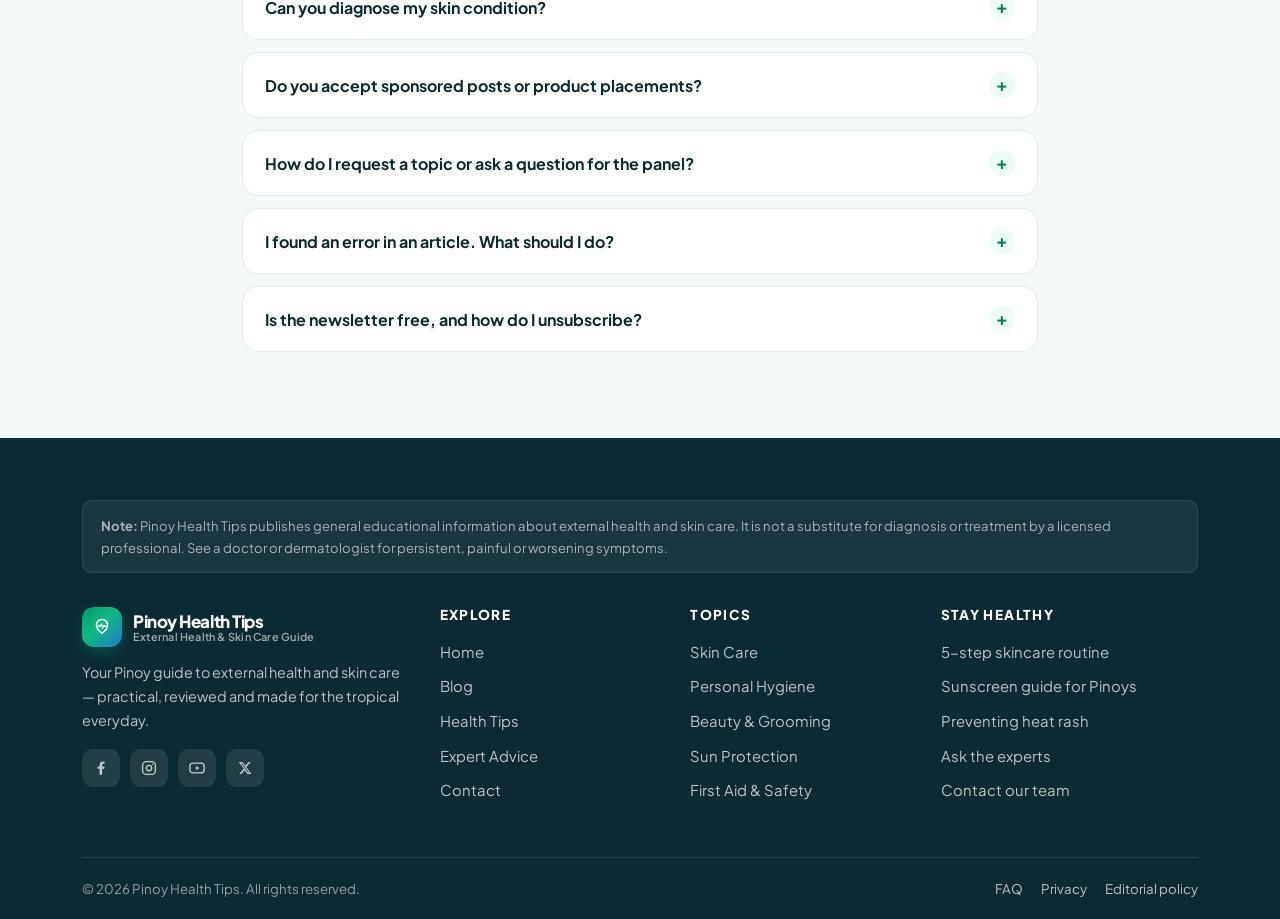
<file: contact.html>
<!DOCTYPE html>
<html lang="en">
<head>
  <meta charset="UTF-8">
  <meta name="viewport" content="width=device-width, initial-scale=1.0">
  <title>Contact — Pinoy Health Tips</title>
  <meta name="description" content="Send your skincare, hygiene or external health question to the Pinoy Health Tips team, and read frequently asked questions.">
  <link rel="icon" href="data:image/svg+xml,%3Csvg xmlns='http://www.w3.org/2000/svg' viewBox='0 0 32 32'%3E%3Crect width='32' height='32' rx='8' fill='%23059669'/%3E%3Cpath d='M16 25c5-3.5 8-7.5 8-12a8 8 0 0 0-16 0c0 4.5 3 8.5 8 12z' fill='none' stroke='white' stroke-width='2.2' stroke-linejoin='round'/%3E%3Cpath d='M10.5 14.5h3l1.6-2.6L17 17l1.4-2.5h3' fill='none' stroke='white' stroke-width='2.2' stroke-linecap='round' stroke-linejoin='round'/%3E%3C/svg%3E">
  <link rel="preconnect" href="https://fonts.googleapis.com">
  <link rel="preconnect" href="https://fonts.gstatic.com" crossorigin>
  <link href="https://fonts.googleapis.com/css2?family=Plus+Jakarta+Sans:wght@400;500;600;700;800&display=swap" rel="stylesheet">
  <link rel="stylesheet" href="css/styles.css">
</head>
<body>

  <!-- ================= HEADER ================= -->
  <header class="site-header">
    <div class="container header-inner">
      <a class="brand" href="index.html">
        <span class="brand-mark">
          <svg width="22" height="22" viewBox="0 0 32 32" fill="none" aria-hidden="true">
            <path d="M16 25c5-3.5 8-7.5 8-12a8 8 0 0 0-16 0c0 4.5 3 8.5 8 12z" stroke="#fff" stroke-width="2.2" stroke-linejoin="round"/>
            <path d="M10.5 14.5h3l1.6-2.6L17 17l1.4-2.5h3" stroke="#fff" stroke-width="2.2" stroke-linecap="round" stroke-linejoin="round"/>
          </svg>
        </span>
        <span class="brand-text">
          <span class="brand-name">Pinoy Health Tips</span>
          <span class="brand-tag">External Health &amp; Skin Care Guide</span>
        </span>
      </a>

      <nav class="nav" id="site-nav" aria-label="Main navigation">
        <a href="index.html">Home</a>
        <a href="blog.html">Blog</a>
        <a href="tips.html">Health Tips</a>
        <a href="advice.html">Expert Advice</a>
        <a href="contact.html">Contact</a>
      </nav>

      <div class="header-cta">
        <a href="contact.html" class="btn btn-primary btn-sm">Ask an Expert</a>
        <button class="nav-toggle" type="button" aria-label="Toggle navigation" aria-controls="site-nav" aria-expanded="false"><span></span></button>
      </div>
    </div>
  </header>

  <!-- ================= PAGE HEAD ================= -->
  <section class="page-head">
    <div class="container">
      <nav class="breadcrumb" aria-label="Breadcrumb">
        <a href="index.html">Home</a> <span>/</span> <span class="cur">Contact</span>
      </nav>
      <h1>Get in Touch</h1>
      <p>Questions, corrections, topic requests or partnership ideas — we read everything. Choose a topic so your message reaches the right person.</p>
    </div>
  </section>

  <!-- ================= CONTACT ================= -->
  <section class="section">
    <div class="container contact-grid">

      <div class="form-card">
        <div class="form-success" role="status" aria-live="polite">
          Salamat! Your message has been received. Our team replies within 2–3 working days — check your inbox for a confirmation.
        </div>

        <h2 style="font-size:1.5rem;">Send us a message</h2>
        <p class="muted" style="font-size:.95rem;">Fields marked with <span style="color:#e11d48;">*</span> are required.</p>

        <form data-contact-form novalidate>
          <div class="field-row">
            <div class="field">
              <label for="name">Full name <span class="req">*</span></label>
              <input type="text" id="name" name="name" placeholder="Juan dela Cruz" required>
              <span class="field-error">Please tell us your name.</span>
            </div>
            <div class="field">
              <label for="email">Email address <span class="req">*</span></label>
              <input type="email" id="email" name="email" placeholder="juan@email.com" required>
              <span class="field-error">Please enter a valid email address.</span>
            </div>
          </div>

          <div class="field">
            <label for="topic">What is this about? <span class="req">*</span></label>
            <select id="topic" name="topic" required>
              <option value="">Choose a topic…</option>
              <option value="skincare">Skincare question</option>
              <option value="sun">Sun protection</option>
              <option value="hygiene">Hygiene &amp; first aid</option>
              <option value="beauty">Beauty &amp; grooming routines</option>
              <option value="correction">Correction to an article</option>
              <option value="other">Something else</option>
            </select>
            <span class="field-error">Please choose a topic.</span>
          </div>

          <div class="field">
            <label for="message">Your message <span class="req">*</span></label>
            <textarea id="message" name="message" placeholder="Describe your question in a few sentences. Please avoid sending photos of sensitive areas — we can't diagnose from messages." required></textarea>
            <span class="field-error">Please write at least 15 characters so we can help.</span>
          </div>

          <button type="submit" class="btn btn-primary btn-block">Send message
            <svg width="16" height="16" viewBox="0 0 24 24" fill="none" stroke="currentColor" stroke-width="2.2" stroke-linecap="round" stroke-linejoin="round" aria-hidden="true"><path d="M4 12l16-8-6 16-2.5-6L4 12z"/></svg>
          </button>

          <p class="muted" style="font-size:.82rem;margin-top:14px;">By sending, you agree that we may use your message for editorial purposes in anonymized form. We never publish your email address.</p>
        </form>
      </div>

      <div class="grid" style="gap:18px;">
        <div class="info-card">
          <span class="ico">
            <svg width="20" height="20" viewBox="0 0 24 24" fill="none" stroke="currentColor" stroke-width="1.9" stroke-linecap="round" stroke-linejoin="round" aria-hidden="true"><rect x="3" y="5" width="18" height="14" rx="3"/><path d="M4 7l8 6 8-6"/></svg>
          </span>
          <div>
            <h4>Email us</h4>
            <p>hello@pinoyhealthtips.ph<br>For corrections: editorial@pinoyhealthtips.ph</p>
          </div>
        </div>

        <div class="info-card blue">
          <span class="ico">
            <svg width="20" height="20" viewBox="0 0 24 24" fill="none" stroke="currentColor" stroke-width="1.9" stroke-linecap="round" stroke-linejoin="round" aria-hidden="true"><path d="M12 21c4-3.5 7-7 7-11a7 7 0 1 0-14 0c0 4 3 7.5 7 11z"/><circle cx="12" cy="10" r="2.6"/></svg>
          </span>
          <div>
            <h4>Editorial office</h4>
            <p>Unit 402, 120 Sct. Borromeo St.<br>Quezon City, Metro Manila, Philippines</p>
          </div>
        </div>

        <div class="info-card">
          <span class="ico">
            <svg width="20" height="20" viewBox="0 0 24 24" fill="none" stroke="currentColor" stroke-width="1.9" stroke-linecap="round" stroke-linejoin="round" aria-hidden="true"><circle cx="12" cy="12" r="9"/><path d="M12 7v5l3 2"/></svg>
          </span>
          <div>
            <h4>Response hours</h4>
            <p>Monday to Friday, 9:00 AM – 5:00 PM (PHT)<br>Replies within 2–3 working days.</p>
          </div>
        </div>

        <div class="info-card blue">
          <span class="ico">
            <svg width="20" height="20" viewBox="0 0 24 24" fill="none" stroke="currentColor" stroke-width="1.9" stroke-linecap="round" stroke-linejoin="round" aria-hidden="true"><path d="M12 3l7 3v5.5c0 4.4-3 8-7 9.5-4-1.5-7-5.1-7-9.5V6l7-3z"/><path d="M12 9v4M12 16h.01"/></svg>
          </span>
          <div>
            <h4>Medical emergencies</h4>
            <p>This form is not monitored 24/7. For emergencies, go to the nearest hospital or call <b>911</b>.</p>
          </div>
        </div>

        <div class="widget" style="padding:22px 24px;">
          <h4>Before you write</h4>
          <ul class="widget-list" style="font-size:.92rem;">
            <li>Check <a href="tips.html">Health Tips</a> — most routine questions are covered there.</li>
            <li>Browse <a href="blog.html">recent articles</a> for in-depth guides.</li>
            <li>Read answers in <a href="advice.html#qa">Ask the Experts</a>.</li>
          </ul>
        </div>
      </div>

    </div>
  </section>

  <!-- ================= FAQ ================= -->
  <section class="section section-soft" id="faq">
    <div class="container" style="max-width:840px;">
      <div class="section-head center">
        <span class="eyebrow blue">Frequently Asked Questions</span>
        <h2>Quick answers before you ask</h2>
      </div>

      <div class="faq-item">
        <button class="faq-q" type="button" aria-expanded="false">Can you diagnose my skin condition?<span class="plus">+</span></button>
        <div class="faq-a">No. We publish general educational information only, and we cannot diagnose or prescribe from a message. If a condition is painful, spreading, bleeding or not improving after two weeks of consistent care, please see a dermatologist or your barangay health center.</div>
      </div>

      <div class="faq-item">
        <button class="faq-q" type="button" aria-expanded="false">Do you accept sponsored posts or product placements?<span class="plus">+</span></button>
        <div class="faq-a">No. Articles are written from public health guidance and peer-reviewed literature. We don't accept payment for recommendations, and any future partnership would be clearly labeled as sponsored.</div>
      </div>

      <div class="faq-item">
        <button class="faq-q" type="button" aria-expanded="false">How do I request a topic or ask a question for the panel?<span class="plus">+</span></button>
        <div class="faq-a">Use the contact form above and pick the closest topic. A few reader questions are selected each week for the <a href="advice.html#qa">Ask the Experts</a> section — we publish them anonymously.</div>
      </div>

      <div class="faq-item">
        <button class="faq-q" type="button" aria-expanded="false">I found an error in an article. What should I do?<span class="plus">+</span></button>
        <div class="faq-a">Thank you — corrections make the site better. Send the article title and what looks wrong to editorial@pinoyhealthtips.ph or choose "Correction to an article" in the form. Verified corrections are applied within a few working days.</div>
      </div>

      <div class="faq-item">
        <button class="faq-q" type="button" aria-expanded="false">Is the newsletter free, and how do I unsubscribe?<span class="plus">+</span></button>
        <div class="faq-a">Yes, the weekly digest is free. Every email includes a one-click unsubscribe link, and we never sell or share subscriber addresses.</div>
      </div>
    </div>
  </section>

  <!-- ================= FOOTER ================= -->
  <footer class="site-footer">
    <div class="container">
      <div class="footer-note">
        <b>Note:</b> Pinoy Health Tips publishes general educational information about external health and skin care. It is not a substitute for diagnosis or treatment by a licensed professional. See a doctor or dermatologist for persistent, painful or worsening symptoms.
      </div>

      <div class="footer-grid">
        <div class="footer-brand">
          <a class="brand" href="index.html">
            <span class="brand-mark">
              <svg width="22" height="22" viewBox="0 0 32 32" fill="none" aria-hidden="true">
                <path d="M16 25c5-3.5 8-7.5 8-12a8 8 0 0 0-16 0c0 4.5 3 8.5 8 12z" stroke="#fff" stroke-width="2.2" stroke-linejoin="round"/>
                <path d="M10.5 14.5h3l1.6-2.6L17 17l1.4-2.5h3" stroke="#fff" stroke-width="2.2" stroke-linecap="round" stroke-linejoin="round"/>
              </svg>
            </span>
            <span class="brand-text">
              <span class="brand-name">Pinoy Health Tips</span>
              <span class="brand-tag" style="color:rgba(255,255,255,.6);">External Health &amp; Skin Care Guide</span>
            </span>
          </a>
          <p>Your Pinoy guide to external health and skin care — practical, reviewed and made for the tropical everyday.</p>
          <div class="socials">
            <a href="#" aria-label="Facebook"><svg width="18" height="18" viewBox="0 0 24 24" fill="currentColor" aria-hidden="true"><path d="M13.5 21v-8h2.7l.4-3.1h-3.1V7.9c0-.9.25-1.5 1.55-1.5h1.65V3.6c-.3 0-1.3-.13-2.45-.13-2.43 0-4.1 1.48-4.1 4.2v2.34H7.4V13h2.75v8h3.35z"/></svg></a>
            <a href="#" aria-label="Instagram"><svg width="18" height="18" viewBox="0 0 24 24" fill="none" stroke="currentColor" stroke-width="1.8" aria-hidden="true"><rect x="3.5" y="3.5" width="17" height="17" rx="5"/><circle cx="12" cy="12" r="3.6"/><circle cx="17" cy="7" r="1" fill="currentColor" stroke="none"/></svg></a>
            <a href="#" aria-label="YouTube"><svg width="18" height="18" viewBox="0 0 24 24" fill="none" stroke="currentColor" stroke-width="1.8" aria-hidden="true"><rect x="2.5" y="5.5" width="19" height="13" rx="4"/><path d="M10.5 9.5l5 2.5-5 2.5z" fill="currentColor" stroke="none"/></svg></a>
            <a href="#" aria-label="X"><svg width="16" height="16" viewBox="0 0 24 24" fill="currentColor" aria-hidden="true"><path d="M17.6 3h3l-6.6 7.5L21.7 21h-5.9l-4.3-5.6L6.4 21H3.3l7-8L2.6 3h6l3.9 5.2L17.6 3zm-1 16.2h1.7L7.9 4.7H6.1l10.5 14.5z"/></svg></a>
          </div>
        </div>

        <div>
          <h4>Explore</h4>
          <ul class="footer-links">
            <li><a href="index.html">Home</a></li>
            <li><a href="blog.html">Blog</a></li>
            <li><a href="tips.html">Health Tips</a></li>
            <li><a href="advice.html">Expert Advice</a></li>
            <li><a href="contact.html">Contact</a></li>
          </ul>
        </div>

        <div>
          <h4>Topics</h4>
          <ul class="footer-links">
            <li><a href="tips.html#skincare">Skin Care</a></li>
            <li><a href="tips.html#hygiene">Personal Hygiene</a></li>
            <li><a href="tips.html#beauty">Beauty &amp; Grooming</a></li>
            <li><a href="tips.html#sun">Sun Protection</a></li>
            <li><a href="tips.html#firstaid">First Aid &amp; Safety</a></li>
          </ul>
        </div>

        <div>
          <h4>Stay Healthy</h4>
          <ul class="footer-links">
            <li><a href="article-skincare-routine.html">5-step skincare routine</a></li>
            <li><a href="article-sunscreen.html">Sunscreen guide for Pinoys</a></li>
            <li><a href="article-heat-rash.html">Preventing heat rash</a></li>
            <li><a href="advice.html#qa">Ask the experts</a></li>
            <li><a href="contact.html">Contact our team</a></li>
          </ul>
        </div>
      </div>

      <div class="footer-bottom">
        <span>&copy; <span data-year>2026</span> Pinoy Health Tips. All rights reserved.</span>
        <ul>
          <li><a href="contact.html#faq">FAQ</a></li>
          <li><a href="contact.html">Privacy</a></li>
          <li><a href="contact.html">Editorial policy</a></li>
        </ul>
      </div>
    </div>
  </footer>

  <button class="back-top" type="button" aria-label="Back to top">
    <svg width="18" height="18" viewBox="0 0 24 24" fill="none" stroke="currentColor" stroke-width="2.6" stroke-linecap="round" stroke-linejoin="round" aria-hidden="true"><path d="M12 19V5M6 11l6-6 6 6"/></svg>
  </button>

  <script src="js/main.js"></script>
</body>
</html>
</file>
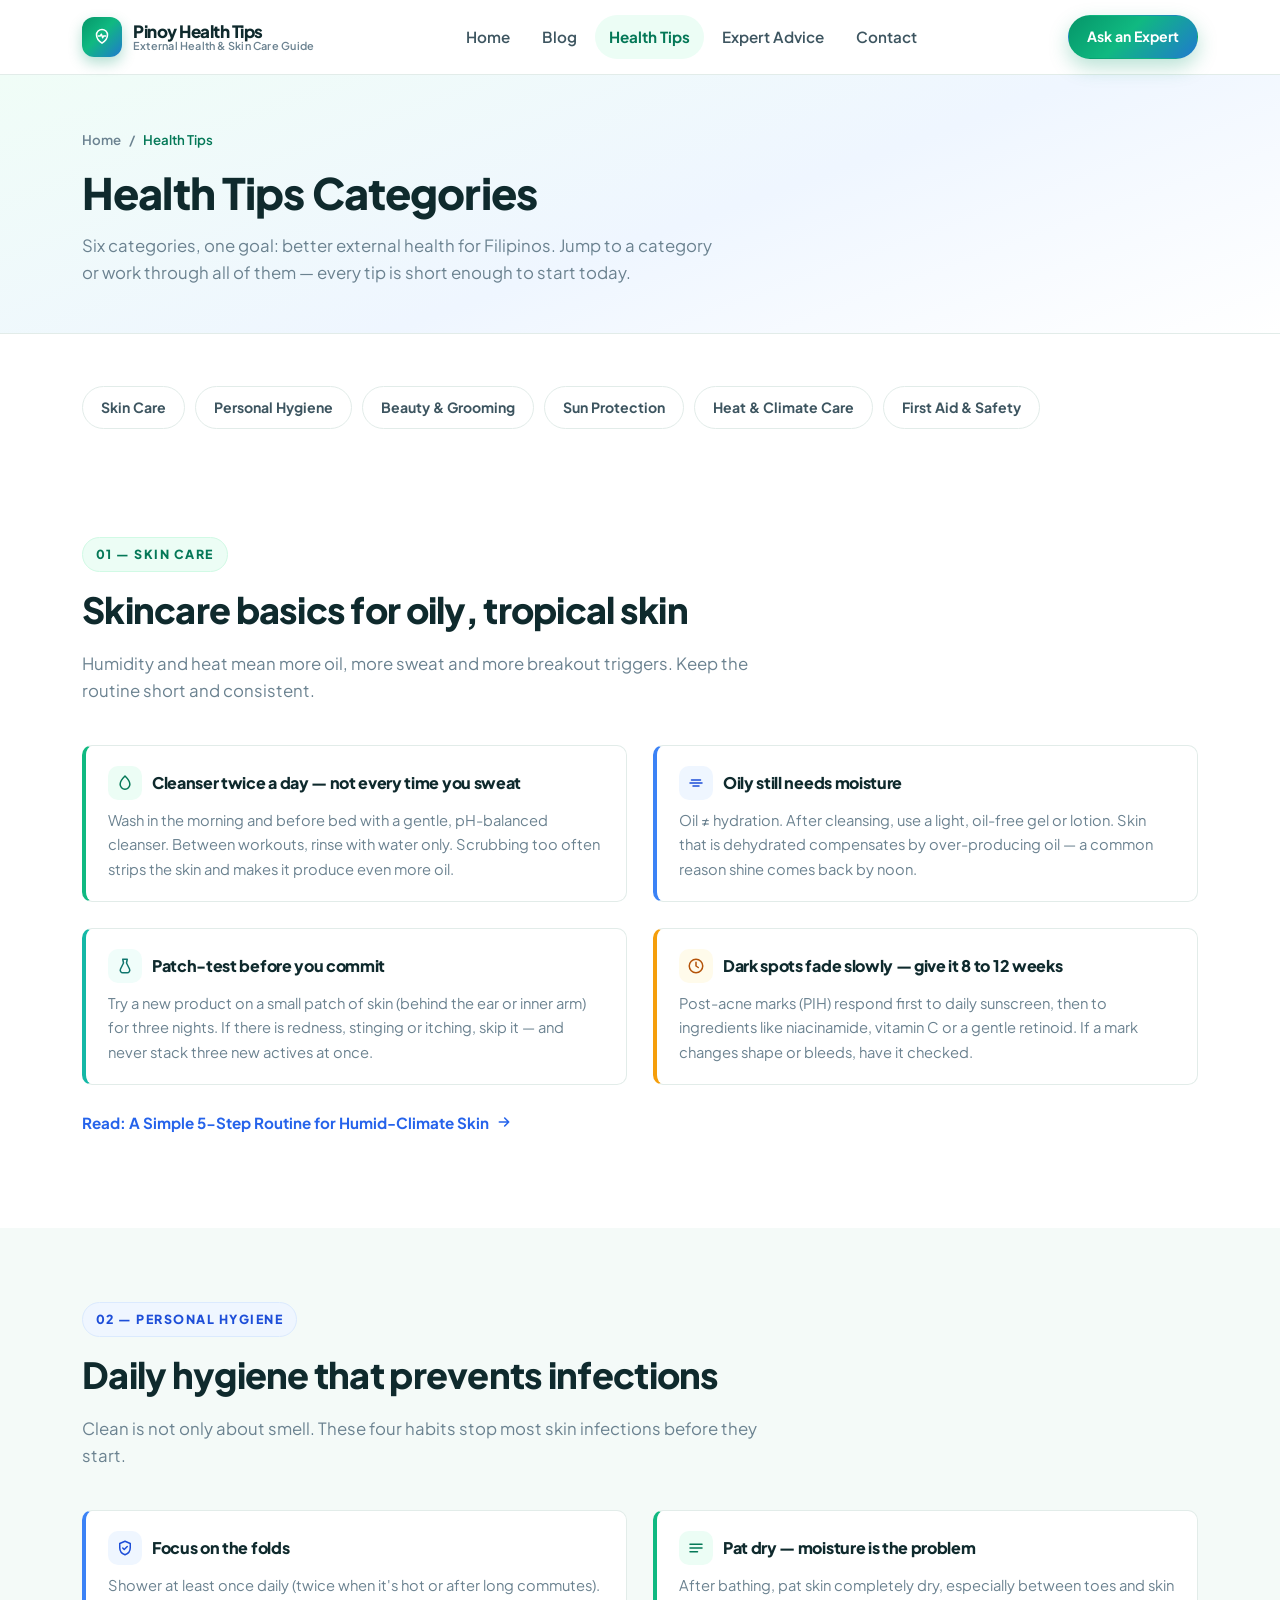
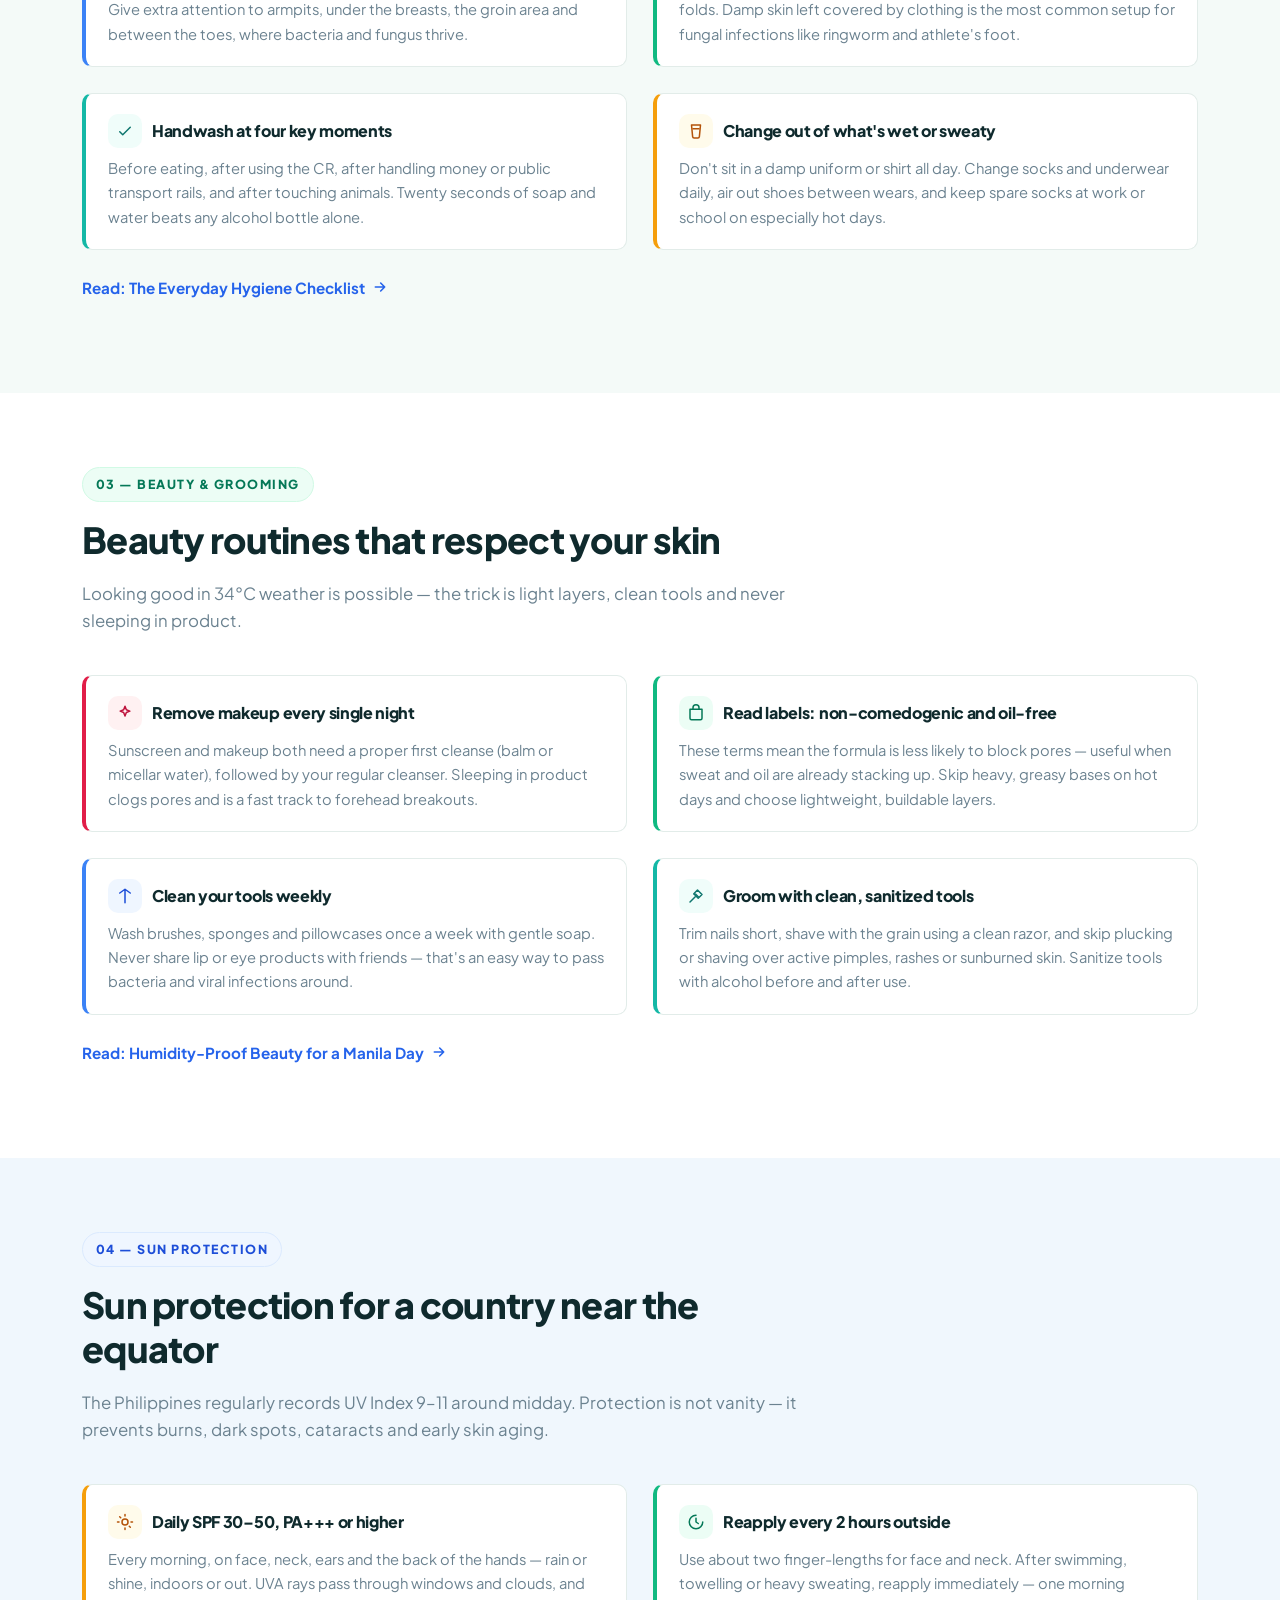
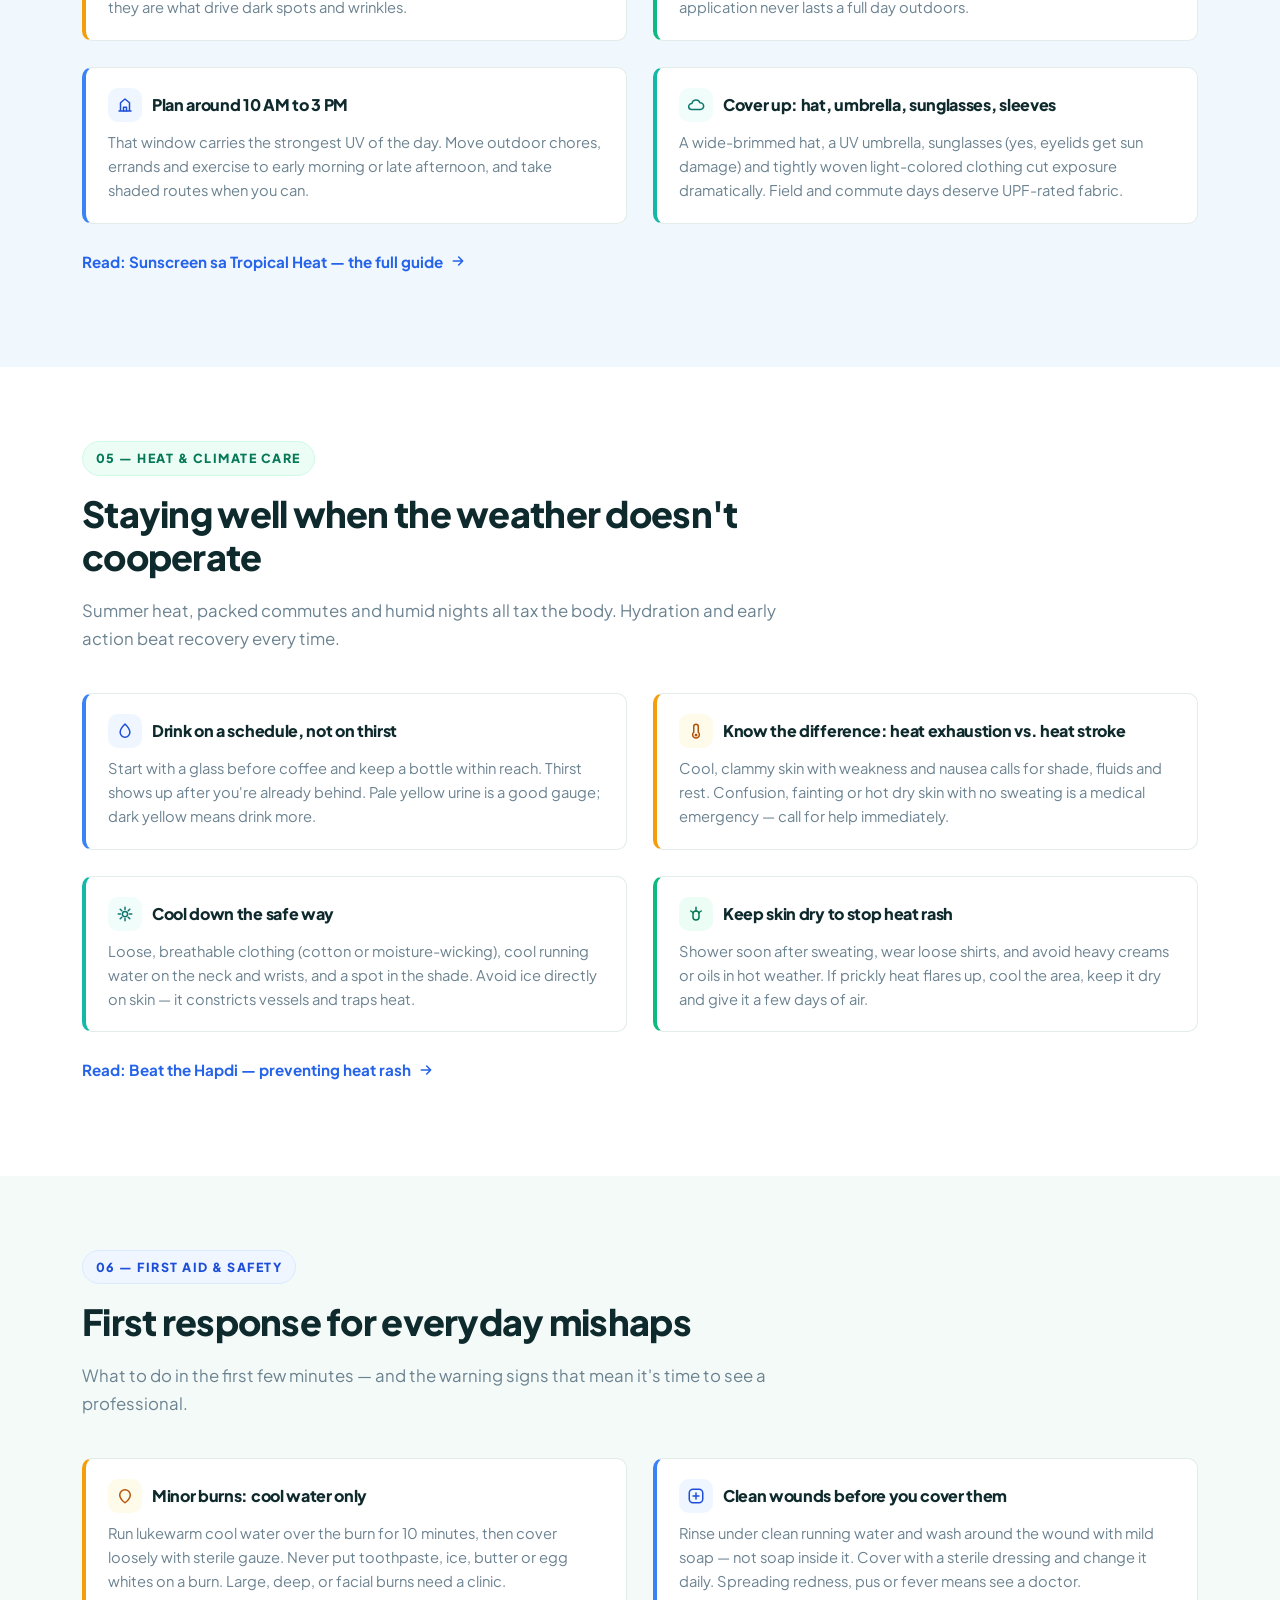
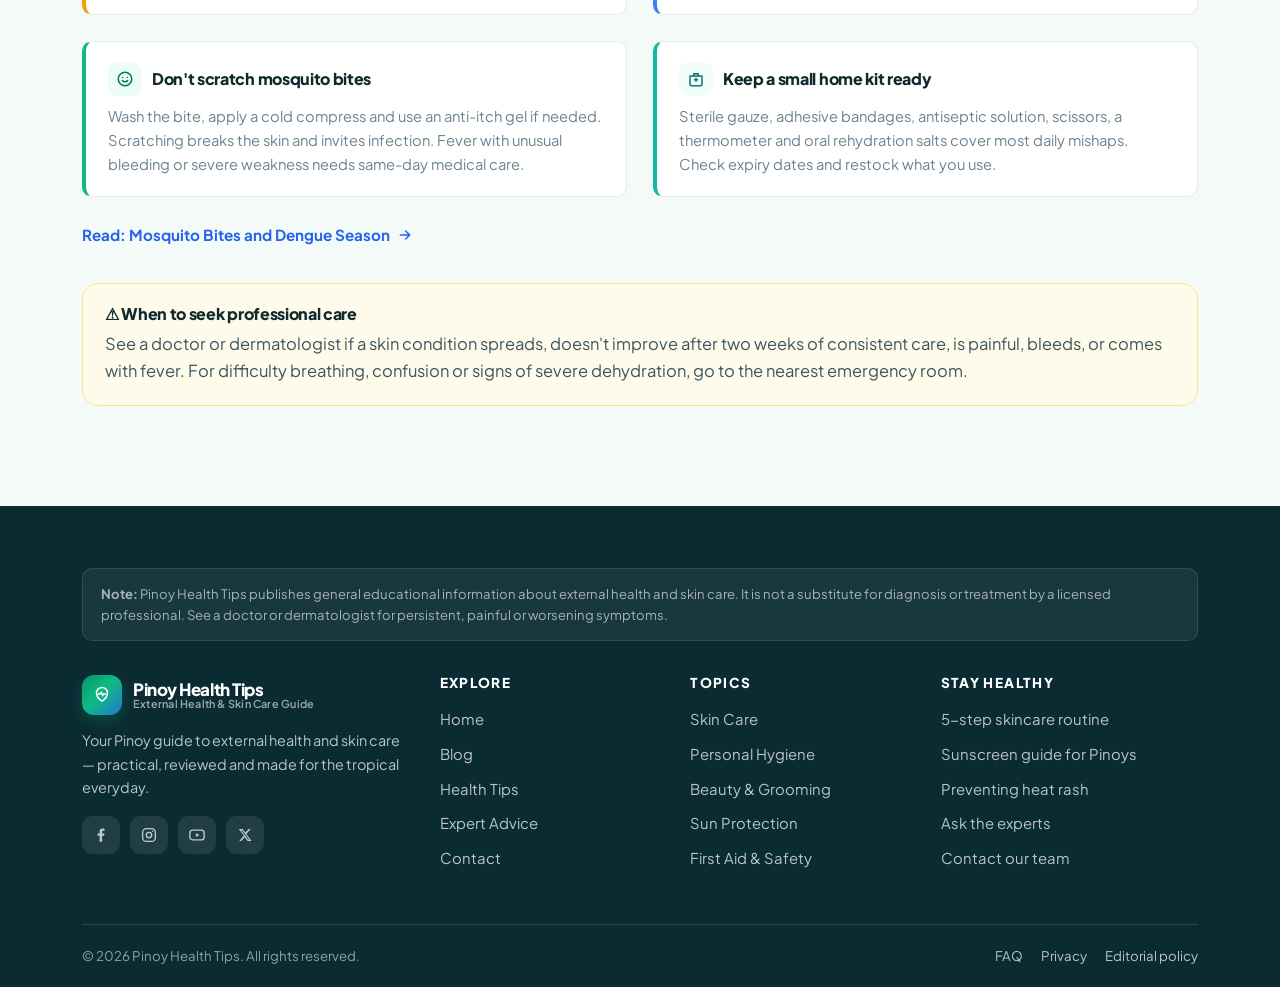
<file: tips.html>
<!DOCTYPE html>
<html lang="en">
<head>
  <meta charset="UTF-8">
  <meta name="viewport" content="width=device-width, initial-scale=1.0">
  <title>Health Tips Categories — Pinoy Health Tips</title>
  <meta name="description" content="Six categories of practical health tips for Filipinos: skin care, personal hygiene, beauty and grooming, sun protection, heat and climate care, and first aid.">
  <link rel="icon" href="data:image/svg+xml,%3Csvg xmlns='http://www.w3.org/2000/svg' viewBox='0 0 32 32'%3E%3Crect width='32' height='32' rx='8' fill='%23059669'/%3E%3Cpath d='M16 25c5-3.5 8-7.5 8-12a8 8 0 0 0-16 0c0 4.5 3 8.5 8 12z' fill='none' stroke='white' stroke-width='2.2' stroke-linejoin='round'/%3E%3Cpath d='M10.5 14.5h3l1.6-2.6L17 17l1.4-2.5h3' fill='none' stroke='white' stroke-width='2.2' stroke-linecap='round' stroke-linejoin='round'/%3E%3C/svg%3E">
  <link rel="preconnect" href="https://fonts.googleapis.com">
  <link rel="preconnect" href="https://fonts.gstatic.com" crossorigin>
  <link href="https://fonts.googleapis.com/css2?family=Plus+Jakarta+Sans:wght@400;500;600;700;800&display=swap" rel="stylesheet">
  <link rel="stylesheet" href="css/styles.css">
</head>
<body>

  <!-- ================= HEADER ================= -->
  <header class="site-header">
    <div class="container header-inner">
      <a class="brand" href="index.html">
        <span class="brand-mark">
          <svg width="22" height="22" viewBox="0 0 32 32" fill="none" aria-hidden="true">
            <path d="M16 25c5-3.5 8-7.5 8-12a8 8 0 0 0-16 0c0 4.5 3 8.5 8 12z" stroke="#fff" stroke-width="2.2" stroke-linejoin="round"/>
            <path d="M10.5 14.5h3l1.6-2.6L17 17l1.4-2.5h3" stroke="#fff" stroke-width="2.2" stroke-linecap="round" stroke-linejoin="round"/>
          </svg>
        </span>
        <span class="brand-text">
          <span class="brand-name">Pinoy Health Tips</span>
          <span class="brand-tag">External Health &amp; Skin Care Guide</span>
        </span>
      </a>

      <nav class="nav" id="site-nav" aria-label="Main navigation">
        <a href="index.html">Home</a>
        <a href="blog.html">Blog</a>
        <a href="tips.html">Health Tips</a>
        <a href="advice.html">Expert Advice</a>
        <a href="contact.html">Contact</a>
      </nav>

      <div class="header-cta">
        <a href="contact.html" class="btn btn-primary btn-sm">Ask an Expert</a>
        <button class="nav-toggle" type="button" aria-label="Toggle navigation" aria-controls="site-nav" aria-expanded="false"><span></span></button>
      </div>
    </div>
  </header>

  <!-- ================= PAGE HEAD ================= -->
  <section class="page-head">
    <div class="container">
      <nav class="breadcrumb" aria-label="Breadcrumb">
        <a href="index.html">Home</a> <span>/</span> <span class="cur">Health Tips</span>
      </nav>
      <h1>Health Tips Categories</h1>
      <p>Six categories, one goal: better external health for Filipinos. Jump to a category or work through all of them — every tip is short enough to start today.</p>
    </div>
  </section>

  <!-- ================= JUMP NAV ================= -->
  <section class="section-sm" style="padding-bottom:0;">
    <div class="container">
      <div class="filter-bar">
        <a class="filter-btn" href="#skincare">Skin Care</a>
        <a class="filter-btn" href="#hygiene">Personal Hygiene</a>
        <a class="filter-btn" href="#beauty">Beauty &amp; Grooming</a>
        <a class="filter-btn" href="#sun">Sun Protection</a>
        <a class="filter-btn" href="#climate">Heat &amp; Climate Care</a>
        <a class="filter-btn" href="#firstaid">First Aid &amp; Safety</a>
      </div>
    </div>
  </section>

  <!-- ================= SKIN CARE ================= -->
  <section class="section" id="skincare">
    <div class="container">
      <div class="section-head">
        <span class="eyebrow">01 — Skin Care</span>
        <h2>Skincare basics for oily, tropical skin</h2>
        <p>Humidity and heat mean more oil, more sweat and more breakout triggers. Keep the routine short and consistent.</p>
      </div>

      <div class="grid grid-2">
        <div class="tip">
          <div class="tip-head">
            <span class="ico"><svg width="18" height="18" viewBox="0 0 24 24" fill="none" stroke="currentColor" stroke-width="2" stroke-linecap="round" stroke-linejoin="round" aria-hidden="true"><path d="M12 2.7s6.5 6.4 6.5 11a6.5 6.5 0 1 1-13 0c0-4.6 6.5-11 6.5-11z"/></svg></span>
            <h4>Cleanser twice a day — not every time you sweat</h4>
          </div>
          <p>Wash in the morning and before bed with a gentle, pH-balanced cleanser. Between workouts, rinse with water only. Scrubbing too often strips the skin and makes it produce even more oil.</p>
        </div>

        <div class="tip blue">
          <div class="tip-head">
            <span class="ico"><svg width="18" height="18" viewBox="0 0 24 24" fill="none" stroke="currentColor" stroke-width="2" stroke-linecap="round" stroke-linejoin="round" aria-hidden="true"><path d="M4 12h16M6 8h12M8 16h8"/></svg></span>
            <h4>Oily still needs moisture</h4>
          </div>
          <p>Oil ≠ hydration. After cleansing, use a light, oil-free gel or lotion. Skin that is dehydrated compensates by over-producing oil — a common reason shine comes back by noon.</p>
        </div>

        <div class="tip teal">
          <div class="tip-head">
            <span class="ico"><svg width="18" height="18" viewBox="0 0 24 24" fill="none" stroke="currentColor" stroke-width="2" stroke-linecap="round" stroke-linejoin="round" aria-hidden="true"><path d="M9 3h6l-1 5 4 8a3.5 3.5 0 0 1-3.2 5H9.2A3.5 3.5 0 0 1 6 16l4-8-1-5z"/></svg></span>
            <h4>Patch-test before you commit</h4>
          </div>
          <p>Try a new product on a small patch of skin (behind the ear or inner arm) for three nights. If there is redness, stinging or itching, skip it — and never stack three new actives at once.</p>
        </div>

        <div class="tip amber">
          <div class="tip-head">
            <span class="ico"><svg width="18" height="18" viewBox="0 0 24 24" fill="none" stroke="currentColor" stroke-width="2" stroke-linecap="round" stroke-linejoin="round" aria-hidden="true"><circle cx="12" cy="12" r="9"/><path d="M12 7v5l3 2"/></svg></span>
            <h4>Dark spots fade slowly — give it 8 to 12 weeks</h4>
          </div>
          <p>Post-acne marks (PIH) respond first to daily sunscreen, then to ingredients like niacinamide, vitamin C or a gentle retinoid. If a mark changes shape or bleeds, have it checked.</p>
        </div>
      </div>

      <p style="margin-top:24px;">
        <a class="link-arrow" href="article-skincare-routine.html">Read: A Simple 5-Step Routine for Humid-Climate Skin
          <svg width="16" height="16" viewBox="0 0 24 24" fill="none" stroke="currentColor" stroke-width="2.4" stroke-linecap="round" stroke-linejoin="round" aria-hidden="true"><path d="M5 12h14M13 6l6 6-6 6"/></svg>
        </a>
      </p>
    </div>
  </section>

  <!-- ================= HYGIENE ================= -->
  <section class="section section-soft" id="hygiene">
    <div class="container">
      <div class="section-head">
        <span class="eyebrow blue">02 — Personal Hygiene</span>
        <h2>Daily hygiene that prevents infections</h2>
        <p>Clean is not only about smell. These four habits stop most skin infections before they start.</p>
      </div>

      <div class="grid grid-2">
        <div class="tip blue">
          <div class="tip-head">
            <span class="ico"><svg width="18" height="18" viewBox="0 0 24 24" fill="none" stroke="currentColor" stroke-width="2" stroke-linecap="round" stroke-linejoin="round" aria-hidden="true"><path d="M12 3l7 3v5.5c0 4.4-3 8-7 9.5-4-1.5-7-5.1-7-9.5V6l7-3z"/><path d="M9 12l2 2 4-4"/></svg></span>
            <h4>Focus on the folds</h4>
          </div>
          <p>Shower at least once daily (twice when it's hot or after long commutes). Give extra attention to armpits, under the breasts, the groin area and between the toes, where bacteria and fungus thrive.</p>
        </div>

        <div class="tip">
          <div class="tip-head">
            <span class="ico"><svg width="18" height="18" viewBox="0 0 24 24" fill="none" stroke="currentColor" stroke-width="2" stroke-linecap="round" stroke-linejoin="round" aria-hidden="true"><path d="M4 7h16M4 12h16M4 17h10"/></svg></span>
            <h4>Pat dry — moisture is the problem</h4>
          </div>
          <p>After bathing, pat skin completely dry, especially between toes and skin folds. Damp skin left covered by clothing is the most common setup for fungal infections like ringworm and athlete's foot.</p>
        </div>

        <div class="tip teal">
          <div class="tip-head">
            <span class="ico"><svg width="18" height="18" viewBox="0 0 24 24" fill="none" stroke="currentColor" stroke-width="2" stroke-linecap="round" stroke-linejoin="round" aria-hidden="true"><path d="M5 13l4 4L19 7"/></svg></span>
            <h4>Handwash at four key moments</h4>
          </div>
          <p>Before eating, after using the CR, after handling money or public transport rails, and after touching animals. Twenty seconds of soap and water beats any alcohol bottle alone.</p>
        </div>

        <div class="tip amber">
          <div class="tip-head">
            <span class="ico"><svg width="18" height="18" viewBox="0 0 24 24" fill="none" stroke="currentColor" stroke-width="2" stroke-linecap="round" stroke-linejoin="round" aria-hidden="true"><path d="M6 4h12l-1.5 15.5a2 2 0 0 1-2 1.8h-5a2 2 0 0 1-2-1.8L6 4z"/><path d="M8 9h8"/></svg></span>
            <h4>Change out of what's wet or sweaty</h4>
          </div>
          <p>Don't sit in a damp uniform or shirt all day. Change socks and underwear daily, air out shoes between wears, and keep spare socks at work or school on especially hot days.</p>
        </div>
      </div>

      <p style="margin-top:24px;">
        <a class="link-arrow" href="article-hygiene.html">Read: The Everyday Hygiene Checklist
          <svg width="16" height="16" viewBox="0 0 24 24" fill="none" stroke="currentColor" stroke-width="2.4" stroke-linecap="round" stroke-linejoin="round" aria-hidden="true"><path d="M5 12h14M13 6l6 6-6 6"/></svg>
        </a>
      </p>
    </div>
  </section>

  <!-- ================= BEAUTY ================= -->
  <section class="section" id="beauty">
    <div class="container">
      <div class="section-head">
        <span class="eyebrow">03 — Beauty &amp; Grooming</span>
        <h2>Beauty routines that respect your skin</h2>
        <p>Looking good in 34°C weather is possible — the trick is light layers, clean tools and never sleeping in product.</p>
      </div>

      <div class="grid grid-2">
        <div class="tip rose" style="border-left-color:#e11d48;">
          <div class="tip-head">
            <span class="ico" style="background:#fff1f2;color:#be123c;"><svg width="18" height="18" viewBox="0 0 24 24" fill="none" stroke="currentColor" stroke-width="2" stroke-linecap="round" stroke-linejoin="round" aria-hidden="true"><path d="M12 3l1.8 4.7L18.5 9.5l-4.7 1.8L12 16l-1.8-4.7L5.5 9.5l4.7-1.8L12 3z"/></svg></span>
            <h4>Remove makeup every single night</h4>
          </div>
          <p>Sunscreen and makeup both need a proper first cleanse (balm or micellar water), followed by your regular cleanser. Sleeping in product clogs pores and is a fast track to forehead breakouts.</p>
        </div>

        <div class="tip">
          <div class="tip-head">
            <span class="ico"><svg width="18" height="18" viewBox="0 0 24 24" fill="none" stroke="currentColor" stroke-width="2" stroke-linecap="round" stroke-linejoin="round" aria-hidden="true"><path d="M4 7h16v12a2 2 0 0 1-2 2H6a2 2 0 0 1-2-2V7z"/><path d="M8 7V5a4 4 0 0 1 8 0v2"/></svg></span>
            <h4>Read labels: non-comedogenic and oil-free</h4>
          </div>
          <p>These terms mean the formula is less likely to block pores — useful when sweat and oil are already stacking up. Skip heavy, greasy bases on hot days and choose lightweight, buildable layers.</p>
        </div>

        <div class="tip blue">
          <div class="tip-head">
            <span class="ico"><svg width="18" height="18" viewBox="0 0 24 24" fill="none" stroke="currentColor" stroke-width="2" stroke-linecap="round" stroke-linejoin="round" aria-hidden="true"><path d="M12 3v18M5 8l7-5 7 5"/></svg></span>
            <h4>Clean your tools weekly</h4>
          </div>
          <p>Wash brushes, sponges and pillowcases once a week with gentle soap. Never share lip or eye products with friends — that's an easy way to pass bacteria and viral infections around.</p>
        </div>

        <div class="tip teal">
          <div class="tip-head">
            <span class="ico"><svg width="18" height="18" viewBox="0 0 24 24" fill="none" stroke="currentColor" stroke-width="2" stroke-linecap="round" stroke-linejoin="round" aria-hidden="true"><path d="M4 20l7-7M14 4l6 6-4 4-6-6 4-4z"/><path d="M9 9l6 6"/></svg></span>
            <h4>Groom with clean, sanitized tools</h4>
          </div>
          <p>Trim nails short, shave with the grain using a clean razor, and skip plucking or shaving over active pimples, rashes or sunburned skin. Sanitize tools with alcohol before and after use.</p>
        </div>
      </div>

      <p style="margin-top:24px;">
        <a class="link-arrow" href="article-beauty-routine.html">Read: Humidity-Proof Beauty for a Manila Day
          <svg width="16" height="16" viewBox="0 0 24 24" fill="none" stroke="currentColor" stroke-width="2.4" stroke-linecap="round" stroke-linejoin="round" aria-hidden="true"><path d="M5 12h14M13 6l6 6-6 6"/></svg>
        </a>
      </p>
    </div>
  </section>

  <!-- ================= SUN PROTECTION ================= -->
  <section class="section section-blue" id="sun">
    <div class="container">
      <div class="section-head">
        <span class="eyebrow blue">04 — Sun Protection</span>
        <h2>Sun protection for a country near the equator</h2>
        <p>The Philippines regularly records UV Index 9–11 around midday. Protection is not vanity — it prevents burns, dark spots, cataracts and early skin aging.</p>
      </div>

      <div class="grid grid-2">
        <div class="tip amber">
          <div class="tip-head">
            <span class="ico"><svg width="18" height="18" viewBox="0 0 24 24" fill="none" stroke="currentColor" stroke-width="2" stroke-linecap="round" aria-hidden="true"><circle cx="12" cy="12" r="4"/><path d="M12 2v2M12 20v2M4.9 4.9l1.4 1.4M17.7 17.7l1.4 1.4M2 12h2M20 12h2"/></svg></span>
            <h4>Daily SPF 30–50, PA+++ or higher</h4>
          </div>
          <p>Every morning, on face, neck, ears and the back of the hands — rain or shine, indoors or out. UVA rays pass through windows and clouds, and they are what drive dark spots and wrinkles.</p>
        </div>

        <div class="tip">
          <div class="tip-head">
            <span class="ico"><svg width="18" height="18" viewBox="0 0 24 24" fill="none" stroke="currentColor" stroke-width="2" stroke-linecap="round" stroke-linejoin="round" aria-hidden="true"><path d="M12 3a9 9 0 1 0 9 9"/><path d="M12 7v5l3 2"/></svg></span>
            <h4>Reapply every 2 hours outside</h4>
          </div>
          <p>Use about two finger-lengths for face and neck. After swimming, towelling or heavy sweating, reapply immediately — one morning application never lasts a full day outdoors.</p>
        </div>

        <div class="tip blue">
          <div class="tip-head">
            <span class="ico"><svg width="18" height="18" viewBox="0 0 24 24" fill="none" stroke="currentColor" stroke-width="2" stroke-linecap="round" stroke-linejoin="round" aria-hidden="true"><path d="M4 20h16M6 20V9l6-5 6 5v11"/><path d="M10 20v-5h4v5"/></svg></span>
            <h4>Plan around 10 AM to 3 PM</h4>
          </div>
          <p>That window carries the strongest UV of the day. Move outdoor chores, errands and exercise to early morning or late afternoon, and take shaded routes when you can.</p>
        </div>

        <div class="tip teal">
          <div class="tip-head">
            <span class="ico"><svg width="18" height="18" viewBox="0 0 24 24" fill="none" stroke="currentColor" stroke-width="2" stroke-linecap="round" stroke-linejoin="round" aria-hidden="true"><path d="M6 18a4 4 0 0 1 .6-8 5.5 5.5 0 0 1 10.6-1.1A3.9 3.9 0 0 1 18 18H6z"/></svg></span>
            <h4>Cover up: hat, umbrella, sunglasses, sleeves</h4>
          </div>
          <p>A wide-brimmed hat, a UV umbrella, sunglasses (yes, eyelids get sun damage) and tightly woven light-colored clothing cut exposure dramatically. Field and commute days deserve UPF-rated fabric.</p>
        </div>
      </div>

      <p style="margin-top:24px;">
        <a class="link-arrow" href="article-sunscreen.html">Read: Sunscreen sa Tropical Heat — the full guide
          <svg width="16" height="16" viewBox="0 0 24 24" fill="none" stroke="currentColor" stroke-width="2.4" stroke-linecap="round" stroke-linejoin="round" aria-hidden="true"><path d="M5 12h14M13 6l6 6-6 6"/></svg>
        </a>
      </p>
    </div>
  </section>

  <!-- ================= HEAT & CLIMATE ================= -->
  <section class="section" id="climate">
    <div class="container">
      <div class="section-head">
        <span class="eyebrow">05 — Heat &amp; Climate Care</span>
        <h2>Staying well when the weather doesn't cooperate</h2>
        <p>Summer heat, packed commutes and humid nights all tax the body. Hydration and early action beat recovery every time.</p>
      </div>

      <div class="grid grid-2">
        <div class="tip blue">
          <div class="tip-head">
            <span class="ico"><svg width="18" height="18" viewBox="0 0 24 24" fill="none" stroke="currentColor" stroke-width="2" stroke-linecap="round" stroke-linejoin="round" aria-hidden="true"><path d="M12 2.7s6.5 6.4 6.5 11a6.5 6.5 0 1 1-13 0c0-4.6 6.5-11 6.5-11z"/></svg></span>
            <h4>Drink on a schedule, not on thirst</h4>
          </div>
          <p>Start with a glass before coffee and keep a bottle within reach. Thirst shows up after you're already behind. Pale yellow urine is a good gauge; dark yellow means drink more.</p>
        </div>

        <div class="tip amber">
          <div class="tip-head">
            <span class="ico"><svg width="18" height="18" viewBox="0 0 24 24" fill="none" stroke="currentColor" stroke-width="2" stroke-linecap="round" stroke-linejoin="round" aria-hidden="true"><path d="M12 3a3 3 0 0 1 3 3v7.6a4.5 4.5 0 1 1-6 0V6a3 3 0 0 1 3-3z"/><circle cx="12" cy="17.4" r="1.9" fill="currentColor" stroke="none"/></svg></span>
            <h4>Know the difference: heat exhaustion vs. heat stroke</h4>
          </div>
          <p>Cool, clammy skin with weakness and nausea calls for shade, fluids and rest. Confusion, fainting or hot dry skin with no sweating is a medical emergency — call for help immediately.</p>
        </div>

        <div class="tip teal">
          <div class="tip-head">
            <span class="ico"><svg width="18" height="18" viewBox="0 0 24 24" fill="none" stroke="currentColor" stroke-width="2" stroke-linecap="round" stroke-linejoin="round" aria-hidden="true"><path d="M12 3v3M12 18v3M3 12h3M18 12h3M5.6 5.6l2.1 2.1M16.3 16.3l2.1 2.1M18.4 5.6l-2.1 2.1M7.7 16.3l-2.1 2.1"/><circle cx="12" cy="12" r="3.5"/></svg></span>
            <h4>Cool down the safe way</h4>
          </div>
          <p>Loose, breathable clothing (cotton or moisture-wicking), cool running water on the neck and wrists, and a spot in the shade. Avoid ice directly on skin — it constricts vessels and traps heat.</p>
        </div>

        <div class="tip">
          <div class="tip-head">
            <span class="ico"><svg width="18" height="18" viewBox="0 0 24 24" fill="none" stroke="currentColor" stroke-width="2" stroke-linecap="round" stroke-linejoin="round" aria-hidden="true"><path d="M8 12a4 4 0 0 1 8 0v4a4 4 0 0 1-8 0z"/><path d="M12 3v5M5 8l3 2M19 8l-3 2"/></svg></span>
            <h4>Keep skin dry to stop heat rash</h4>
          </div>
          <p>Shower soon after sweating, wear loose shirts, and avoid heavy creams or oils in hot weather. If prickly heat flares up, cool the area, keep it dry and give it a few days of air.</p>
        </div>
      </div>

      <p style="margin-top:24px;">
        <a class="link-arrow" href="article-heat-rash.html">Read: Beat the Hapdi — preventing heat rash
          <svg width="16" height="16" viewBox="0 0 24 24" fill="none" stroke="currentColor" stroke-width="2.4" stroke-linecap="round" stroke-linejoin="round" aria-hidden="true"><path d="M5 12h14M13 6l6 6-6 6"/></svg>
        </a>
      </p>
    </div>
  </section>

  <!-- ================= FIRST AID ================= -->
  <section class="section section-soft" id="firstaid">
    <div class="container">
      <div class="section-head">
        <span class="eyebrow blue">06 — First Aid &amp; Safety</span>
        <h2>First response for everyday mishaps</h2>
        <p>What to do in the first few minutes — and the warning signs that mean it's time to see a professional.</p>
      </div>

      <div class="grid grid-2">
        <div class="tip amber">
          <div class="tip-head">
            <span class="ico"><svg width="18" height="18" viewBox="0 0 24 24" fill="none" stroke="currentColor" stroke-width="2" stroke-linecap="round" stroke-linejoin="round" aria-hidden="true"><path d="M12 21c4-3 7-6.5 7-10.5A7 7 0 0 0 5 10.5C5 14.5 8 18 12 21z"/></svg></span>
            <h4>Minor burns: cool water only</h4>
          </div>
          <p>Run lukewarm cool water over the burn for 10 minutes, then cover loosely with sterile gauze. Never put toothpaste, ice, butter or egg whites on a burn. Large, deep, or facial burns need a clinic.</p>
        </div>

        <div class="tip blue">
          <div class="tip-head">
            <span class="ico"><svg width="18" height="18" viewBox="0 0 24 24" fill="none" stroke="currentColor" stroke-width="2" stroke-linecap="round" stroke-linejoin="round" aria-hidden="true"><rect x="3" y="3" width="18" height="18" rx="5"/><path d="M12 8v8M8 12h8"/></svg></span>
            <h4>Clean wounds before you cover them</h4>
          </div>
          <p>Rinse under clean running water and wash around the wound with mild soap — not soap inside it. Cover with a sterile dressing and change it daily. Spreading redness, pus or fever means see a doctor.</p>
        </div>

        <div class="tip">
          <div class="tip-head">
            <span class="ico"><svg width="18" height="18" viewBox="0 0 24 24" fill="none" stroke="currentColor" stroke-width="2" stroke-linecap="round" stroke-linejoin="round" aria-hidden="true"><circle cx="12" cy="12" r="9"/><path d="M9 10h.01M15 10h.01M8.5 14a4.5 4.5 0 0 0 7 0"/></svg></span>
            <h4>Don't scratch mosquito bites</h4>
          </div>
          <p>Wash the bite, apply a cold compress and use an anti-itch gel if needed. Scratching breaks the skin and invites infection. Fever with unusual bleeding or severe weakness needs same-day medical care.</p>
        </div>

        <div class="tip teal">
          <div class="tip-head">
            <span class="ico"><svg width="18" height="18" viewBox="0 0 24 24" fill="none" stroke="currentColor" stroke-width="2" stroke-linecap="round" stroke-linejoin="round" aria-hidden="true"><path d="M4 8h16v11a2 2 0 0 1-2 2H6a2 2 0 0 1-2-2V8z"/><path d="M9 8V5h6v3M10 13h4M12 11v4"/></svg></span>
            <h4>Keep a small home kit ready</h4>
          </div>
          <p>Sterile gauze, adhesive bandages, antiseptic solution, scissors, a thermometer and oral rehydration salts cover most daily mishaps. Check expiry dates and restock what you use.</p>
        </div>
      </div>

      <p style="margin-top:24px;">
        <a class="link-arrow" href="article-mosquito.html">Read: Mosquito Bites and Dengue Season
          <svg width="16" height="16" viewBox="0 0 24 24" fill="none" stroke="currentColor" stroke-width="2.4" stroke-linecap="round" stroke-linejoin="round" aria-hidden="true"><path d="M5 12h14M13 6l6 6-6 6"/></svg>
        </a>
      </p>

      <div class="callout warn" style="margin-top:34px;">
        <h4>⚠ When to seek professional care</h4>
        <p>See a doctor or dermatologist if a skin condition spreads, doesn't improve after two weeks of consistent care, is painful, bleeds, or comes with fever. For difficulty breathing, confusion or signs of severe dehydration, go to the nearest emergency room.</p>
      </div>
    </div>
  </section>

  <!-- ================= FOOTER ================= -->
  <footer class="site-footer">
    <div class="container">
      <div class="footer-note">
        <b>Note:</b> Pinoy Health Tips publishes general educational information about external health and skin care. It is not a substitute for diagnosis or treatment by a licensed professional. See a doctor or dermatologist for persistent, painful or worsening symptoms.
      </div>

      <div class="footer-grid">
        <div class="footer-brand">
          <a class="brand" href="index.html">
            <span class="brand-mark">
              <svg width="22" height="22" viewBox="0 0 32 32" fill="none" aria-hidden="true">
                <path d="M16 25c5-3.5 8-7.5 8-12a8 8 0 0 0-16 0c0 4.5 3 8.5 8 12z" stroke="#fff" stroke-width="2.2" stroke-linejoin="round"/>
                <path d="M10.5 14.5h3l1.6-2.6L17 17l1.4-2.5h3" stroke="#fff" stroke-width="2.2" stroke-linecap="round" stroke-linejoin="round"/>
              </svg>
            </span>
            <span class="brand-text">
              <span class="brand-name">Pinoy Health Tips</span>
              <span class="brand-tag" style="color:rgba(255,255,255,.6);">External Health &amp; Skin Care Guide</span>
            </span>
          </a>
          <p>Your Pinoy guide to external health and skin care — practical, reviewed and made for the tropical everyday.</p>
          <div class="socials">
            <a href="#" aria-label="Facebook"><svg width="18" height="18" viewBox="0 0 24 24" fill="currentColor" aria-hidden="true"><path d="M13.5 21v-8h2.7l.4-3.1h-3.1V7.9c0-.9.25-1.5 1.55-1.5h1.65V3.6c-.3 0-1.3-.13-2.45-.13-2.43 0-4.1 1.48-4.1 4.2v2.34H7.4V13h2.75v8h3.35z"/></svg></a>
            <a href="#" aria-label="Instagram"><svg width="18" height="18" viewBox="0 0 24 24" fill="none" stroke="currentColor" stroke-width="1.8" aria-hidden="true"><rect x="3.5" y="3.5" width="17" height="17" rx="5"/><circle cx="12" cy="12" r="3.6"/><circle cx="17" cy="7" r="1" fill="currentColor" stroke="none"/></svg></a>
            <a href="#" aria-label="YouTube"><svg width="18" height="18" viewBox="0 0 24 24" fill="none" stroke="currentColor" stroke-width="1.8" aria-hidden="true"><rect x="2.5" y="5.5" width="19" height="13" rx="4"/><path d="M10.5 9.5l5 2.5-5 2.5z" fill="currentColor" stroke="none"/></svg></a>
            <a href="#" aria-label="X"><svg width="16" height="16" viewBox="0 0 24 24" fill="currentColor" aria-hidden="true"><path d="M17.6 3h3l-6.6 7.5L21.7 21h-5.9l-4.3-5.6L6.4 21H3.3l7-8L2.6 3h6l3.9 5.2L17.6 3zm-1 16.2h1.7L7.9 4.7H6.1l10.5 14.5z"/></svg></a>
          </div>
        </div>

        <div>
          <h4>Explore</h4>
          <ul class="footer-links">
            <li><a href="index.html">Home</a></li>
            <li><a href="blog.html">Blog</a></li>
            <li><a href="tips.html">Health Tips</a></li>
            <li><a href="advice.html">Expert Advice</a></li>
            <li><a href="contact.html">Contact</a></li>
          </ul>
        </div>

        <div>
          <h4>Topics</h4>
          <ul class="footer-links">
            <li><a href="tips.html#skincare">Skin Care</a></li>
            <li><a href="tips.html#hygiene">Personal Hygiene</a></li>
            <li><a href="tips.html#beauty">Beauty &amp; Grooming</a></li>
            <li><a href="tips.html#sun">Sun Protection</a></li>
            <li><a href="tips.html#firstaid">First Aid &amp; Safety</a></li>
          </ul>
        </div>

        <div>
          <h4>Stay Healthy</h4>
          <ul class="footer-links">
            <li><a href="article-skincare-routine.html">5-step skincare routine</a></li>
            <li><a href="article-sunscreen.html">Sunscreen guide for Pinoys</a></li>
            <li><a href="article-heat-rash.html">Preventing heat rash</a></li>
            <li><a href="advice.html#qa">Ask the experts</a></li>
            <li><a href="contact.html">Contact our team</a></li>
          </ul>
        </div>
      </div>

      <div class="footer-bottom">
        <span>&copy; <span data-year>2026</span> Pinoy Health Tips. All rights reserved.</span>
        <ul>
          <li><a href="contact.html#faq">FAQ</a></li>
          <li><a href="contact.html">Privacy</a></li>
          <li><a href="contact.html">Editorial policy</a></li>
        </ul>
      </div>
    </div>
  </footer>

  <button class="back-top" type="button" aria-label="Back to top">
    <svg width="18" height="18" viewBox="0 0 24 24" fill="none" stroke="currentColor" stroke-width="2.6" stroke-linecap="round" stroke-linejoin="round" aria-hidden="true"><path d="M12 19V5M6 11l6-6 6 6"/></svg>
  </button>

  <script src="js/main.js"></script>
</body>
</html>
</file>
<file: css/styles.css>
/* ==========================================================================
   Pinoy Health Tips — Design System
   Fresh health palette: green + blue + white
   ========================================================================== */

:root {
  /* Brand colors */
  --green-50: #ecfdf5;
  --green-100: #d1fae5;
  --green-500: #10b981;
  --green-600: #059669;
  --green-700: #047857;
  --green-800: #065f46;

  --blue-50: #eff6ff;
  --blue-100: #dbeafe;
  --blue-500: #3b82f6;
  --blue-600: #2563eb;
  --blue-700: #1d4ed8;
  --blue-900: #1e3a5f;

  --teal-500: #14b8a6;

  /* Neutrals */
  --ink: #0f2a2d;
  --body: #3d5560;
  --muted: #6b8290;
  --line: #e2ece9;
  --surface: #ffffff;
  --surface-soft: #f4faf8;
  --surface-blue: #f0f7fd;

  /* Effects */
  --radius-sm: 10px;
  --radius: 16px;
  --radius-lg: 24px;
  --shadow-sm: 0 1px 2px rgba(15, 42, 45, 0.06), 0 2px 8px rgba(15, 42, 45, 0.05);
  --shadow: 0 4px 16px rgba(15, 42, 45, 0.08);
  --shadow-lg: 0 18px 44px rgba(13, 68, 74, 0.14);

  --grad-brand: linear-gradient(135deg, #059669 0%, #10b981 45%, #2563eb 120%);
  --grad-hero: linear-gradient(160deg, #f0fdf7 0%, #eff6ff 55%, #ffffff 100%);

  --font: "Plus Jakarta Sans", "Segoe UI", -apple-system, BlinkMacSystemFont, Roboto, Helvetica, Arial, sans-serif;
  --max: 1160px;
  --header-h: 74px;
}

/* ---------- Reset ---------- */
*,
*::before,
*::after { box-sizing: border-box; }

html { scroll-behavior: smooth; }

body {
  margin: 0;
  font-family: var(--font);
  color: var(--body);
  background: var(--surface);
  font-size: 16.5px;
  line-height: 1.65;
  -webkit-font-smoothing: antialiased;
}

img, svg { max-width: 100%; display: block; }

h1, h2, h3, h4, h5 {
  color: var(--ink);
  line-height: 1.22;
  margin: 0 0 0.5em;
  font-weight: 800;
  letter-spacing: -0.02em;
}

h1 { font-size: clamp(2.1rem, 4.6vw, 3.35rem); }
h2 { font-size: clamp(1.6rem, 3vw, 2.25rem); }
h3 { font-size: clamp(1.15rem, 2vw, 1.4rem); }
h4 { font-size: 1.05rem; }

p { margin: 0 0 1.1em; }

a { color: var(--blue-600); text-decoration: none; }
a:hover { color: var(--blue-700); }

ul, ol { margin: 0 0 1.1em; padding-left: 1.2em; }
li { margin-bottom: 0.45em; }

hr {
  border: 0;
  border-top: 1px solid var(--line);
  margin: 2.2rem 0;
}

/* ---------- Layout ---------- */
.container {
  width: 100%;
  max-width: var(--max);
  margin: 0 auto;
  padding: 0 22px;
}

.section { padding: 74px 0; }
.section-sm { padding: 52px 0; }
.section-soft { background: var(--surface-soft); }
.section-blue { background: var(--surface-blue); }

.section-head {
  max-width: 720px;
  margin-bottom: 40px;
}
.section-head.center { margin-left: auto; margin-right: auto; text-align: center; }
.section-head p { color: var(--muted); font-size: 1.05rem; margin-bottom: 0; }

.eyebrow {
  display: inline-flex;
  align-items: center;
  gap: 8px;
  font-size: 0.78rem;
  font-weight: 800;
  letter-spacing: 0.12em;
  text-transform: uppercase;
  color: var(--green-700);
  background: var(--green-50);
  border: 1px solid var(--green-100);
  padding: 6px 13px;
  border-radius: 999px;
  margin-bottom: 16px;
}
.eyebrow.blue {
  color: var(--blue-700);
  background: var(--blue-50);
  border-color: var(--blue-100);
}

.grid { display: grid; gap: 26px; }
.grid-2 { grid-template-columns: repeat(2, 1fr); }
.grid-3 { grid-template-columns: repeat(3, 1fr); }
.grid-4 { grid-template-columns: repeat(4, 1fr); }

.muted { color: var(--muted); }
.text-center { text-align: center; }

/* ---------- Buttons ---------- */
.btn {
  display: inline-flex;
  align-items: center;
  justify-content: center;
  gap: 9px;
  font-family: inherit;
  font-size: 0.97rem;
  font-weight: 700;
  padding: 13px 26px;
  border-radius: 999px;
  border: 1.5px solid transparent;
  cursor: pointer;
  transition: transform 0.18s ease, box-shadow 0.18s ease, background 0.18s ease, color 0.18s ease;
  white-space: nowrap;
}
.btn:hover { transform: translateY(-2px); }
.btn:focus-visible { outline: 3px solid rgba(37, 99, 235, 0.35); outline-offset: 2px; }

.btn-primary {
  background: var(--grad-brand);
  color: #fff;
  box-shadow: 0 8px 20px rgba(5, 150, 105, 0.28);
}
.btn-primary:hover { color: #fff; box-shadow: 0 12px 26px rgba(5, 150, 105, 0.36); }

.btn-blue {
  background: var(--blue-600);
  color: #fff;
  box-shadow: 0 8px 20px rgba(37, 99, 235, 0.26);
}
.btn-blue:hover { background: var(--blue-700); color: #fff; }

.btn-outline {
  background: #fff;
  color: var(--ink);
  border-color: var(--line);
}
.btn-outline:hover { border-color: var(--green-500); color: var(--green-700); }

.btn-ghost-light {
  background: rgba(255, 255, 255, 0.14);
  color: #fff;
  border-color: rgba(255, 255, 255, 0.4);
}
.btn-ghost-light:hover { background: rgba(255, 255, 255, 0.24); color: #fff; }

.btn-sm { padding: 9px 18px; font-size: 0.88rem; }
.btn-block { width: 100%; }

.link-arrow {
  display: inline-flex;
  align-items: center;
  gap: 7px;
  font-weight: 700;
  font-size: 0.95rem;
}
.link-arrow svg { transition: transform 0.18s ease; }
.link-arrow:hover svg { transform: translateX(4px); }

/* ---------- Header / Nav ---------- */
.site-header {
  position: sticky;
  top: 0;
  z-index: 60;
  background: rgba(255, 255, 255, 0.92);
  backdrop-filter: blur(12px);
  border-bottom: 1px solid var(--line);
}

.header-inner {
  display: flex;
  align-items: center;
  justify-content: space-between;
  gap: 20px;
  height: var(--header-h);
}

.brand {
  display: flex;
  align-items: center;
  gap: 11px;
  color: var(--ink);
  font-weight: 800;
  letter-spacing: -0.03em;
}
.brand:hover { color: var(--ink); }

.brand-mark {
  width: 40px;
  height: 40px;
  border-radius: 12px;
  background: var(--grad-brand);
  display: grid;
  place-items: center;
  flex: 0 0 auto;
  box-shadow: 0 6px 14px rgba(5, 150, 105, 0.3);
}

.brand-text { display: flex; flex-direction: column; line-height: 1.1; }
.brand-name { font-size: 1.06rem; }
.brand-tag { font-size: 0.68rem; font-weight: 600; color: var(--muted); letter-spacing: 0.02em; }

.nav { display: flex; align-items: center; gap: 4px; }

.nav a {
  padding: 9px 14px;
  border-radius: 999px;
  color: var(--body);
  font-weight: 600;
  font-size: 0.95rem;
  transition: background 0.15s ease, color 0.15s ease;
}
.nav a:hover { background: var(--green-50); color: var(--green-700); }
.nav a.active { background: var(--green-50); color: var(--green-700); font-weight: 700; }

.header-cta { display: flex; align-items: center; gap: 10px; }

.nav-toggle {
  display: none;
  width: 44px;
  height: 44px;
  border: 1.5px solid var(--line);
  background: #fff;
  border-radius: 12px;
  cursor: pointer;
  padding: 0;
  align-items: center;
  justify-content: center;
}
.nav-toggle:hover { border-color: var(--green-500); }
.nav-toggle span {
  display: block;
  width: 20px;
  height: 2px;
  background: var(--ink);
  border-radius: 2px;
  position: relative;
  transition: background 0.2s ease;
}
.nav-toggle span::before,
.nav-toggle span::after {
  content: "";
  position: absolute;
  left: 0;
  width: 20px;
  height: 2px;
  background: var(--ink);
  border-radius: 2px;
  transition: transform 0.2s ease, top 0.2s ease;
}
.nav-toggle span::before { top: -6px; }
.nav-toggle span::after { top: 6px; }
.nav-toggle[aria-expanded="true"] span { background: transparent; }
.nav-toggle[aria-expanded="true"] span::before { top: 0; transform: rotate(45deg); }
.nav-toggle[aria-expanded="true"] span::after { top: 0; transform: rotate(-45deg); }

/* ---------- Hero ---------- */
.hero {
  background: var(--grad-hero);
  position: relative;
  overflow: hidden;
  padding: 72px 0 84px;
}
.hero::after {
  content: "";
  position: absolute;
  right: -140px;
  top: -140px;
  width: 460px;
  height: 460px;
  border-radius: 50%;
  background: radial-gradient(circle at 30% 30%, rgba(16, 185, 129, 0.22), rgba(59, 130, 246, 0.12) 65%, transparent 72%);
  pointer-events: none;
}

.hero-grid {
  display: grid;
  grid-template-columns: 1.05fr 0.95fr;
  gap: 52px;
  align-items: center;
  position: relative;
  z-index: 1;
}

.hero h1 { margin-bottom: 18px; }
.hero .lede { font-size: 1.12rem; color: var(--body); max-width: 540px; }

.hero-actions { display: flex; flex-wrap: wrap; gap: 14px; margin-top: 28px; }

.hero-points {
  display: flex;
  flex-wrap: wrap;
  gap: 10px 22px;
  margin-top: 30px;
  padding-top: 24px;
  border-top: 1px dashed rgba(5, 150, 105, 0.35);
}
.hero-point {
  display: flex;
  align-items: center;
  gap: 8px;
  font-size: 0.9rem;
  font-weight: 600;
  color: var(--green-800);
}

/* Hero visual card */
.hero-card {
  background: #fff;
  border: 1px solid var(--line);
  border-radius: var(--radius-lg);
  box-shadow: var(--shadow-lg);
  padding: 26px;
  position: relative;
}
.hero-card-top {
  display: flex;
  align-items: center;
  justify-content: space-between;
  gap: 12px;
  margin-bottom: 18px;
}
.hero-card-title { font-size: 1.02rem; margin: 0; }

.uv-gauge {
  background: linear-gradient(135deg, #eff6ff, #ecfdf5);
  border: 1px solid var(--line);
  border-radius: var(--radius);
  padding: 18px;
  display: flex;
  align-items: center;
  gap: 18px;
}
.uv-ring {
  width: 88px;
  height: 88px;
  border-radius: 50%;
  flex: 0 0 auto;
  display: grid;
  place-items: center;
  background:
    radial-gradient(closest-side, #fff 78%, transparent 79% 100%),
    conic-gradient(#f59e0b 0deg 250deg, #e6f2ee 250deg 360deg);
  color: var(--ink);
  font-weight: 800;
  font-size: 1.5rem;
  line-height: 1;
}
.uv-ring small { display: block; font-size: 0.6rem; font-weight: 700; color: var(--muted); text-align: center; letter-spacing: 0.08em; }
.uv-copy strong { display: block; color: var(--ink); font-size: 1rem; }
.uv-copy span { font-size: 0.88rem; color: var(--muted); }

.routine-list { list-style: none; padding: 0; margin: 18px 0 0; }
.routine-list li {
  display: flex;
  gap: 13px;
  align-items: flex-start;
  padding: 11px 0;
  border-bottom: 1px dashed var(--line);
  margin: 0;
  font-size: 0.94rem;
}
.routine-list li:last-child { border-bottom: 0; }
.routine-num {
  width: 27px;
  height: 27px;
  flex: 0 0 auto;
  border-radius: 9px;
  background: var(--green-50);
  color: var(--green-700);
  font-weight: 800;
  font-size: 0.8rem;
  display: grid;
  place-items: center;
}
.routine-list b { color: var(--ink); }

.hero-badge {
  position: absolute;
  left: -18px;
  bottom: -20px;
  background: #fff;
  border: 1px solid var(--line);
  border-radius: 14px;
  box-shadow: var(--shadow);
  padding: 11px 16px;
  display: flex;
  align-items: center;
  gap: 10px;
  font-size: 0.85rem;
  font-weight: 700;
  color: var(--ink);
}
.hero-badge .dot {
  width: 9px; height: 9px; border-radius: 50%; background: var(--green-500);
  box-shadow: 0 0 0 4px rgba(16, 185, 129, 0.2);
}

/* ---------- Stats bar ---------- */
.stats {
  display: grid;
  grid-template-columns: repeat(4, 1fr);
  gap: 20px;
  background: #fff;
  border: 1px solid var(--line);
  border-radius: var(--radius-lg);
  padding: 30px 26px;
  box-shadow: var(--shadow);
  margin-top: -46px;
  position: relative;
  z-index: 2;
}
.stat { text-align: center; padding: 4px 8px; }
.stat b { display: block; font-size: 1.9rem; color: var(--green-700); font-weight: 800; letter-spacing: -0.03em; }
.stat span { font-size: 0.86rem; color: var(--muted); font-weight: 600; }

/* ---------- Cards ---------- */
.card {
  background: #fff;
  border: 1px solid var(--line);
  border-radius: var(--radius);
  overflow: hidden;
  transition: transform 0.2s ease, box-shadow 0.2s ease, border-color 0.2s ease;
  display: flex;
  flex-direction: column;
}
.card:hover { transform: translateY(-5px); box-shadow: var(--shadow-lg); border-color: #cfe6dd; }

.card-media {
  height: 168px;
  position: relative;
  display: grid;
  place-items: center;
  overflow: hidden;
}
.card-media svg { width: 64px; height: 64px; opacity: 0.95; position: relative; z-index: 1; }
.card-media::before {
  content: "";
  position: absolute;
  inset: 0;
  background-image: radial-gradient(rgba(255, 255, 255, 0.5) 1.4px, transparent 1.5px);
  background-size: 16px 16px;
  opacity: 0.55;
}
.media-green { background: linear-gradient(140deg, #10b981, #059669 60%, #047857); }
.media-blue { background: linear-gradient(140deg, #60a5fa, #2563eb 60%, #1d4ed8); }
.media-teal { background: linear-gradient(140deg, #2dd4bf, #14b8a6 55%, #0f766e); }
.media-sky { background: linear-gradient(140deg, #38bdf8, #0284c7 60%, #075985); }
.media-amber { background: linear-gradient(140deg, #fbbf24, #f59e0b 55%, #d97706); }
.media-rose { background: linear-gradient(140deg, #fb7185, #e11d48 60%, #be123c); }
.media-indigo { background: linear-gradient(140deg, #818cf8, #4f46e5 60%, #3730a3); }
.media-mint { background: linear-gradient(140deg, #6ee7b7, #10b981 55%, #047857); }

.card-body { padding: 22px; display: flex; flex-direction: column; flex: 1; }
.card-body h3 { margin-bottom: 8px; font-size: 1.14rem; }
.card-body h3 a { color: var(--ink); }
.card-body h3 a:hover { color: var(--green-700); }
.card-body p { font-size: 0.95rem; color: var(--muted); margin-bottom: 16px; }

.card-meta {
  display: flex;
  align-items: center;
  gap: 12px;
  font-size: 0.8rem;
  color: var(--muted);
  font-weight: 600;
  margin-top: auto;
  padding-top: 14px;
  border-top: 1px solid var(--line);
}
.card-meta .sep { width: 4px; height: 4px; border-radius: 50%; background: var(--line); }

.chip {
  display: inline-block;
  font-size: 0.72rem;
  font-weight: 800;
  letter-spacing: 0.06em;
  text-transform: uppercase;
  padding: 5px 11px;
  border-radius: 999px;
  background: var(--green-50);
  color: var(--green-700);
  border: 1px solid var(--green-100);
}
.chip.blue { background: var(--blue-50); color: var(--blue-700); border-color: var(--blue-100); }
.chip.amber { background: #fffbeb; color: #b45309; border-color: #fde68a; }

.card-media .chip {
  position: absolute;
  top: 14px;
  left: 14px;
  z-index: 2;
  background: rgba(255, 255, 255, 0.94);
  border-color: transparent;
  color: var(--green-800);
}

/* Category cards */
.category-card {
  background: #fff;
  border: 1px solid var(--line);
  border-radius: var(--radius);
  padding: 26px 24px;
  transition: transform 0.2s ease, box-shadow 0.2s ease, border-color 0.2s ease;
  display: block;
  color: var(--body);
}
.category-card:hover {
  transform: translateY(-5px);
  box-shadow: var(--shadow-lg);
  border-color: #cfe6dd;
  color: var(--body);
}
.cat-icon {
  width: 54px;
  height: 54px;
  border-radius: 16px;
  display: grid;
  place-items: center;
  margin-bottom: 18px;
  background: var(--green-50);
  color: var(--green-700);
}
.cat-icon.blue { background: var(--blue-50); color: var(--blue-700); }
.cat-icon.teal { background: #f0fdfa; color: #0f766e; }
.cat-icon.amber { background: #fffbeb; color: #b45309; }
.cat-icon.rose { background: #fff1f2; color: #be123c; }
.category-card h3 { font-size: 1.1rem; margin-bottom: 7px; color: var(--ink); }
.category-card p { font-size: 0.9rem; color: var(--muted); margin-bottom: 14px; }
.cat-count { font-size: 0.8rem; font-weight: 700; color: var(--green-700); }

/* ---------- Feature band (sun protection) ---------- */
.band {
  background: var(--grad-brand);
  color: rgba(255, 255, 255, 0.92);
  border-radius: var(--radius-lg);
  padding: 46px;
  position: relative;
  overflow: hidden;
}
.band::after {
  content: "";
  position: absolute;
  right: -80px;
  bottom: -110px;
  width: 320px;
  height: 320px;
  border-radius: 50%;
  background: rgba(255, 255, 255, 0.12);
}
.band h2, .band h3 { color: #fff; }
.band-grid {
  display: grid;
  grid-template-columns: 1.1fr 1fr;
  gap: 42px;
  align-items: center;
  position: relative;
  z-index: 1;
}
.band-list { list-style: none; padding: 0; margin: 22px 0 0; display: grid; gap: 14px; }
.band-list li { display: flex; gap: 12px; align-items: flex-start; margin: 0; font-size: 0.97rem; }
.band-list .tick {
  width: 24px; height: 24px; flex: 0 0 auto; border-radius: 50%;
  background: rgba(255, 255, 255, 0.22);
  display: grid; place-items: center; color: #fff; font-size: 0.75rem; font-weight: 800;
}
.band-list b { color: #fff; }

/* ---------- Tip cards ---------- */
.tip {
  background: #fff;
  border: 1px solid var(--line);
  border-left: 4px solid var(--green-500);
  border-radius: var(--radius-sm);
  padding: 20px 22px;
  transition: box-shadow 0.2s ease, transform 0.2s ease;
}
.tip:hover { box-shadow: var(--shadow); transform: translateY(-3px); }
.tip.blue { border-left-color: var(--blue-500); }
.tip.amber { border-left-color: #f59e0b; }
.tip.teal { border-left-color: var(--teal-500); }
.tip h4 { margin-bottom: 6px; font-size: 1rem; }
.tip p { font-size: 0.92rem; color: var(--muted); margin: 0; }

.tip-head { display: flex; align-items: center; gap: 10px; margin-bottom: 8px; }
.tip-head .ico {
  width: 34px; height: 34px; border-radius: 10px; flex: 0 0 auto;
  display: grid; place-items: center;
  background: var(--green-50); color: var(--green-700);
}
.tip.blue .ico { background: var(--blue-50); color: var(--blue-700); }
.tip.amber .ico { background: #fffbeb; color: #b45309; }
.tip.teal .ico { background: #f0fdfa; color: #0f766e; }
.tip-head h4 { margin: 0; }

/* ---------- Experts ---------- */
.expert {
  background: #fff;
  border: 1px solid var(--line);
  border-radius: var(--radius);
  padding: 26px 24px;
  text-align: center;
  transition: transform 0.2s ease, box-shadow 0.2s ease;
}
.expert:hover { transform: translateY(-5px); box-shadow: var(--shadow-lg); }
.avatar {
  width: 82px;
  height: 82px;
  border-radius: 50%;
  margin: 0 auto 16px;
  display: grid;
  place-items: center;
  color: #fff;
  font-weight: 800;
  font-size: 1.5rem;
  letter-spacing: -0.02em;
  background: var(--grad-brand);
  box-shadow: 0 8px 18px rgba(5, 150, 105, 0.28);
}
.avatar.b { background: linear-gradient(135deg, #3b82f6, #1d4ed8); box-shadow: 0 8px 18px rgba(37, 99, 235, 0.28); }
.avatar.c { background: linear-gradient(135deg, #14b8a6, #0f766e); box-shadow: 0 8px 18px rgba(20, 184, 166, 0.28); }
.avatar.d { background: linear-gradient(135deg, #f59e0b, #d97706); box-shadow: 0 8px 18px rgba(245, 158, 11, 0.28); }
.expert h3 { font-size: 1.08rem; margin-bottom: 3px; }
.expert .role { font-size: 0.85rem; color: var(--green-700); font-weight: 700; margin-bottom: 10px; }
.expert p { font-size: 0.9rem; color: var(--muted); margin-bottom: 14px; }
.expert-tags { display: flex; flex-wrap: wrap; gap: 6px; justify-content: center; }
.tag {
  font-size: 0.72rem; font-weight: 700; padding: 4px 10px; border-radius: 999px;
  background: var(--surface-soft); border: 1px solid var(--line); color: var(--body);
}

/* Q&A */
.qa {
  background: #fff;
  border: 1px solid var(--line);
  border-radius: var(--radius);
  padding: 24px 26px;
}
.qa .q {
  display: flex; gap: 12px; align-items: flex-start;
  font-weight: 700; color: var(--ink); font-size: 1.03rem; margin-bottom: 10px;
}
.qa .q .mark {
  width: 30px; height: 30px; flex: 0 0 auto; border-radius: 9px;
  background: var(--blue-50); color: var(--blue-700);
  display: grid; place-items: center; font-weight: 800;
}
.qa p { font-size: 0.95rem; margin-bottom: 10px; }
.qa .answer-by { font-size: 0.8rem; color: var(--muted); font-weight: 600; }
.qa .answer-by b { color: var(--green-700); }

/* ---------- Newsletter ---------- */
.newsletter {
  background: var(--blue-900);
  border-radius: var(--radius-lg);
  padding: 46px;
  color: rgba(255, 255, 255, 0.85);
  position: relative;
  overflow: hidden;
}
.newsletter::before {
  content: "";
  position: absolute;
  left: -90px; top: -90px;
  width: 260px; height: 260px; border-radius: 50%;
  background: rgba(16, 185, 129, 0.28);
}
.newsletter-inner {
  display: grid;
  grid-template-columns: 1fr 1fr;
  gap: 36px;
  align-items: center;
  position: relative;
  z-index: 1;
}
.newsletter h2 { color: #fff; margin-bottom: 8px; }
.newsletter p { margin-bottom: 0; font-size: 0.98rem; }
.subscribe-form { display: flex; gap: 10px; flex-wrap: wrap; }
.subscribe-form input {
  flex: 1 1 240px;
  min-width: 0;
  padding: 14px 18px;
  border-radius: 999px;
  border: 1.5px solid rgba(255, 255, 255, 0.25);
  background: rgba(255, 255, 255, 0.1);
  color: #fff;
  font-family: inherit;
  font-size: 0.95rem;
}
.subscribe-form input::placeholder { color: rgba(255, 255, 255, 0.6); }
.subscribe-form input:focus { outline: none; border-color: var(--green-500); background: rgba(255, 255, 255, 0.16); }
.form-note { font-size: 0.82rem; margin-top: 12px; color: rgba(255, 255, 255, 0.65); }
.form-msg { font-size: 0.9rem; font-weight: 700; margin-top: 12px; }
.form-msg.ok { color: #6ee7b7; }
.form-msg.err { color: #fca5a5; }

/* ---------- Page header (inner pages) ---------- */
.page-head {
  background: var(--grad-hero);
  border-bottom: 1px solid var(--line);
  padding: 54px 0 46px;
}
.page-head h1 { margin-bottom: 12px; font-size: clamp(1.9rem, 4vw, 2.7rem); }
.page-head p { color: var(--muted); max-width: 640px; margin-bottom: 0; font-size: 1.05rem; }

.breadcrumb {
  display: flex;
  align-items: center;
  gap: 8px;
  font-size: 0.83rem;
  font-weight: 600;
  color: var(--muted);
  margin-bottom: 16px;
  flex-wrap: wrap;
}
.breadcrumb a { color: var(--muted); }
.breadcrumb a:hover { color: var(--green-700); }
.breadcrumb .cur { color: var(--green-700); }

/* ---------- Filters ---------- */
.filter-bar {
  display: flex;
  flex-wrap: wrap;
  gap: 10px;
  margin-bottom: 34px;
}
.filter-btn {
  font-family: inherit;
  font-size: 0.88rem;
  font-weight: 700;
  padding: 9px 18px;
  border-radius: 999px;
  border: 1.5px solid var(--line);
  background: #fff;
  color: var(--body);
  cursor: pointer;
  transition: all 0.16s ease;
}
.filter-btn:hover { border-color: var(--green-500); color: var(--green-700); }
.filter-btn.active {
  background: var(--grad-brand);
  border-color: transparent;
  color: #fff;
  box-shadow: 0 6px 16px rgba(5, 150, 105, 0.26);
}

/* ---------- Article page ---------- */
.article-wrap {
  display: grid;
  grid-template-columns: minmax(0, 1fr) 320px;
  gap: 46px;
  align-items: start;
}

.article-hero-media {
  height: 300px;
  border-radius: var(--radius-lg);
  display: grid;
  place-items: center;
  position: relative;
  overflow: hidden;
  margin-bottom: 30px;
}
.article-hero-media svg { width: 96px; height: 96px; position: relative; z-index: 1; }
.article-hero-media::before {
  content: "";
  position: absolute; inset: 0;
  background-image: radial-gradient(rgba(255, 255, 255, 0.5) 1.4px, transparent 1.5px);
  background-size: 18px 18px;
  opacity: 0.5;
}

.article-meta {
  display: flex;
  flex-wrap: wrap;
  align-items: center;
  gap: 10px 14px;
  font-size: 0.85rem;
  color: var(--muted);
  font-weight: 600;
  padding-bottom: 22px;
  margin-bottom: 26px;
  border-bottom: 1px solid var(--line);
}
.author-pill {
  display: inline-flex;
  align-items: center;
  gap: 9px;
  font-weight: 700;
  color: var(--ink);
}
.author-pill .mini {
  width: 32px; height: 32px; border-radius: 50%;
  background: var(--grad-brand); color: #fff;
  display: grid; place-items: center; font-size: 0.78rem; font-weight: 800;
}

.prose { font-size: 1.03rem; color: var(--body); }
.prose h2 { font-size: 1.55rem; margin-top: 2rem; }
.prose h3 { font-size: 1.18rem; margin-top: 1.6rem; }
.prose a { font-weight: 700; text-decoration: underline; text-underline-offset: 3px; }
.prose strong { color: var(--ink); }
.prose ul li::marker { color: var(--green-600); }

.callout {
  background: var(--green-50);
  border: 1px solid var(--green-100);
  border-radius: var(--radius);
  padding: 20px 22px;
  margin: 26px 0;
}
.callout.blue { background: var(--blue-50); border-color: var(--blue-100); }
.callout.warn { background: #fffbeb; border-color: #fde68a; }
.callout h4 { display: flex; align-items: center; gap: 9px; margin-bottom: 7px; font-size: 1rem; }
.callout p:last-child { margin-bottom: 0; }
.callout ul { margin-bottom: 0; }

.quote {
  border-left: 4px solid var(--blue-500);
  background: var(--surface-blue);
  padding: 18px 24px;
  border-radius: 0 var(--radius-sm) var(--radius-sm) 0;
  margin: 26px 0;
  font-style: italic;
  color: var(--ink);
}
.quote footer { font-style: normal; font-size: 0.85rem; font-weight: 700; color: var(--blue-700); margin-top: 8px; }

.table-wrap { overflow-x: auto; margin: 24px 0; border: 1px solid var(--line); border-radius: var(--radius); }
table { width: 100%; border-collapse: collapse; font-size: 0.93rem; min-width: 460px; }
th, td { padding: 13px 16px; text-align: left; border-bottom: 1px solid var(--line); }
th { background: var(--surface-soft); color: var(--ink); font-weight: 800; font-size: 0.83rem; text-transform: uppercase; letter-spacing: 0.05em; }
tr:last-child td { border-bottom: 0; }

.disclaimer {
  background: var(--surface-soft);
  border: 1px dashed var(--line);
  border-radius: var(--radius);
  padding: 18px 22px;
  font-size: 0.88rem;
  color: var(--muted);
  margin-top: 34px;
}

/* Sidebar */
.sidebar { display: grid; gap: 26px; position: sticky; top: calc(var(--header-h) + 20px); }
.widget {
  background: #fff;
  border: 1px solid var(--line);
  border-radius: var(--radius);
  padding: 24px;
}
.widget h4 {
  font-size: 0.82rem;
  text-transform: uppercase;
  letter-spacing: 0.1em;
  color: var(--muted);
  margin-bottom: 16px;
}
.widget-list { list-style: none; padding: 0; margin: 0; }
.widget-list li { margin-bottom: 14px; padding-bottom: 14px; border-bottom: 1px dashed var(--line); }
.widget-list li:last-child { margin-bottom: 0; padding-bottom: 0; border-bottom: 0; }
.widget-list a { display: block; font-weight: 700; color: var(--ink); font-size: 0.94rem; line-height: 1.4; }
.widget-list a:hover { color: var(--green-700); }
.widget-list .sub { font-size: 0.78rem; color: var(--muted); font-weight: 600; margin-top: 4px; }

.widget-cta {
  background: var(--grad-brand);
  border-radius: var(--radius);
  padding: 26px;
  color: rgba(255, 255, 255, 0.9);
}
.widget-cta h4 { color: #fff; text-transform: none; letter-spacing: -0.01em; font-size: 1.12rem; margin-bottom: 8px; }
.widget-cta p { font-size: 0.9rem; margin-bottom: 16px; }
.widget-cta .btn { background: #fff; color: var(--green-700); }

/* TOC */
.toc { list-style: none; padding: 0; margin: 0; counter-reset: toc; }
.toc li { counter-increment: toc; margin-bottom: 10px; }
.toc a { display: flex; gap: 10px; font-size: 0.9rem; font-weight: 600; color: var(--body); }
.toc a::before { content: counter(toc); color: var(--green-600); font-weight: 800; }
.toc a:hover { color: var(--green-700); }

/* ---------- Contact ---------- */
.contact-grid {
  display: grid;
  grid-template-columns: 1.15fr 0.85fr;
  gap: 40px;
  align-items: start;
}

.form-card {
  background: #fff;
  border: 1px solid var(--line);
  border-radius: var(--radius-lg);
  padding: 34px;
  box-shadow: var(--shadow);
}
.field { margin-bottom: 18px; }
.field label {
  display: block;
  font-size: 0.88rem;
  font-weight: 700;
  color: var(--ink);
  margin-bottom: 7px;
}
.field label .req { color: #e11d48; }
.field input,
.field select,
.field textarea {
  width: 100%;
  font-family: inherit;
  font-size: 0.96rem;
  color: var(--ink);
  padding: 13px 15px;
  border: 1.5px solid var(--line);
  border-radius: 12px;
  background: #fff;
  transition: border-color 0.15s ease, box-shadow 0.15s ease;
}
.field textarea { resize: vertical; min-height: 132px; }
.field input:focus,
.field select:focus,
.field textarea:focus {
  outline: none;
  border-color: var(--green-500);
  box-shadow: 0 0 0 4px rgba(16, 185, 129, 0.14);
}
.field.invalid input,
.field.invalid select,
.field.invalid textarea { border-color: #e11d48; }
.field-error { display: none; font-size: 0.8rem; color: #e11d48; font-weight: 600; margin-top: 6px; }
.field.invalid .field-error { display: block; }

.field-row { display: grid; grid-template-columns: 1fr 1fr; gap: 16px; }

.form-success {
  display: none;
  background: var(--green-50);
  border: 1px solid var(--green-100);
  color: var(--green-800);
  border-radius: 12px;
  padding: 15px 18px;
  font-size: 0.94rem;
  font-weight: 600;
  margin-bottom: 20px;
}
.form-success.show { display: block; }

.info-card {
  background: #fff;
  border: 1px solid var(--line);
  border-radius: var(--radius);
  padding: 22px;
  display: flex;
  gap: 15px;
  align-items: flex-start;
}
.info-card .ico {
  width: 44px; height: 44px; flex: 0 0 auto; border-radius: 13px;
  display: grid; place-items: center;
  background: var(--green-50); color: var(--green-700);
}
.info-card.blue .ico { background: var(--blue-50); color: var(--blue-700); }
.info-card h4 { margin-bottom: 4px; font-size: 0.98rem; }
.info-card p { font-size: 0.9rem; color: var(--muted); margin: 0; }

/* FAQ accordion */
.faq-item {
  background: #fff;
  border: 1px solid var(--line);
  border-radius: var(--radius);
  margin-bottom: 12px;
  overflow: hidden;
}
.faq-q {
  width: 100%;
  display: flex;
  align-items: center;
  justify-content: space-between;
  gap: 16px;
  text-align: left;
  font-family: inherit;
  font-size: 1rem;
  font-weight: 700;
  color: var(--ink);
  background: none;
  border: 0;
  padding: 19px 22px;
  cursor: pointer;
}
.faq-q:hover { color: var(--green-700); }
.faq-q .plus {
  width: 26px; height: 26px; flex: 0 0 auto; border-radius: 50%;
  background: var(--green-50); color: var(--green-700);
  display: grid; place-items: center; font-size: 1.1rem; line-height: 1;
  transition: transform 0.2s ease;
}
.faq-item.open .plus { transform: rotate(45deg); background: var(--green-600); color: #fff; }
.faq-a { display: none; padding: 0 22px 20px; font-size: 0.95rem; color: var(--muted); }
.faq-item.open .faq-a { display: block; }

/* ---------- Footer ---------- */
.site-footer {
  background: #0b2b33;
  color: rgba(255, 255, 255, 0.72);
  padding: 62px 0 0;
  font-size: 0.93rem;
}
.footer-grid {
  display: grid;
  grid-template-columns: 1.5fr 1fr 1fr 1.2fr;
  gap: 36px;
  padding-bottom: 44px;
}
.site-footer h4 {
  color: #fff;
  font-size: 0.85rem;
  text-transform: uppercase;
  letter-spacing: 0.1em;
  margin-bottom: 16px;
}
.site-footer a { color: rgba(255, 255, 255, 0.72); }
.site-footer a:hover { color: #6ee7b7; }
.footer-brand .brand { color: #fff; margin-bottom: 14px; }
.footer-brand p { font-size: 0.9rem; margin-bottom: 16px; }
.footer-links { list-style: none; padding: 0; margin: 0; }
.footer-links li { margin-bottom: 10px; }
.socials { display: flex; gap: 10px; }
.socials a {
  width: 38px; height: 38px; border-radius: 11px;
  background: rgba(255, 255, 255, 0.09);
  display: grid; place-items: center;
  transition: background 0.16s ease, transform 0.16s ease;
}
.socials a:hover { background: var(--green-600); transform: translateY(-3px); }
.footer-bottom {
  border-top: 1px solid rgba(255, 255, 255, 0.12);
  padding: 20px 0;
  display: flex;
  flex-wrap: wrap;
  gap: 10px 24px;
  justify-content: space-between;
  align-items: center;
  font-size: 0.83rem;
  color: rgba(255, 255, 255, 0.55);
}
.footer-bottom ul { display: flex; gap: 18px; list-style: none; margin: 0; padding: 0; }
.footer-bottom li { margin: 0; }

.footer-note {
  background: rgba(255, 255, 255, 0.06);
  border: 1px solid rgba(255, 255, 255, 0.1);
  border-radius: var(--radius-sm);
  padding: 14px 18px;
  font-size: 0.82rem;
  margin-bottom: 34px;
  color: rgba(255, 255, 255, 0.62);
}

/* Back to top */
.back-top {
  position: fixed;
  right: 22px;
  bottom: 22px;
  width: 46px;
  height: 46px;
  border-radius: 14px;
  border: 0;
  background: var(--grad-brand);
  color: #fff;
  cursor: pointer;
  display: none;
  place-items: center;
  box-shadow: 0 10px 24px rgba(5, 150, 105, 0.34);
  z-index: 50;
  transition: transform 0.18s ease;
}
.back-top.show { display: grid; }
.back-top:hover { transform: translateY(-3px); }

/* ---------- Responsive ---------- */
@media (max-width: 1020px) {
  .grid-4 { grid-template-columns: repeat(2, 1fr); }
  .article-wrap { grid-template-columns: 1fr; }
  .sidebar { position: static; grid-template-columns: repeat(2, 1fr); }
  .footer-grid { grid-template-columns: 1fr 1fr; }
}

@media (max-width: 900px) {
  .hero-grid { grid-template-columns: 1fr; gap: 40px; }
  .hero { padding: 54px 0 74px; }
  .grid-3 { grid-template-columns: repeat(2, 1fr); }
  .band-grid, .newsletter-inner { grid-template-columns: 1fr; gap: 28px; }
  .contact-grid { grid-template-columns: 1fr; }
  .stats { grid-template-columns: repeat(2, 1fr); gap: 22px; }

  .nav-toggle { display: flex; }

  .nav {
    position: absolute;
    top: var(--header-h);
    left: 0;
    right: 0;
    flex-direction: column;
    align-items: stretch;
    gap: 4px;
    background: #fff;
    border-bottom: 1px solid var(--line);
    box-shadow: var(--shadow-lg);
    padding: 14px 22px 20px;
    display: none;
  }
  .nav.open { display: flex; }
  .nav a { padding: 13px 15px; border-radius: 12px; font-size: 1rem; }
  .header-cta .btn { display: none; }
}

@media (max-width: 680px) {
  body { font-size: 16px; }
  .section { padding: 54px 0; }
  .section-sm { padding: 40px 0; }

  .grid-2, .grid-3, .grid-4 { grid-template-columns: 1fr; }
  .sidebar { grid-template-columns: 1fr; }
  .footer-grid { grid-template-columns: 1fr; gap: 30px; }

  .stats { grid-template-columns: 1fr 1fr; padding: 24px 16px; }
  .stat b { font-size: 1.6rem; }

  .band, .newsletter { padding: 32px 24px; }
  .form-card { padding: 24px 20px; }
  .field-row { grid-template-columns: 1fr; }
  .hero-badge { left: 12px; bottom: -16px; }
  .hero-actions .btn { width: 100%; }
  .uv-gauge { flex-direction: column; text-align: center; }
  .article-hero-media { height: 210px; }
  .footer-bottom { flex-direction: column; align-items: flex-start; }
}

@media (max-width: 430px) {
  .stats { grid-template-columns: 1fr; }
  .brand-tag { display: none; }
}

/* ---------- Motion preferences ---------- */
@media (prefers-reduced-motion: reduce) {
  html { scroll-behavior: auto; }
  *, *::before, *::after { transition: none !important; animation: none !important; }
}
</file>
